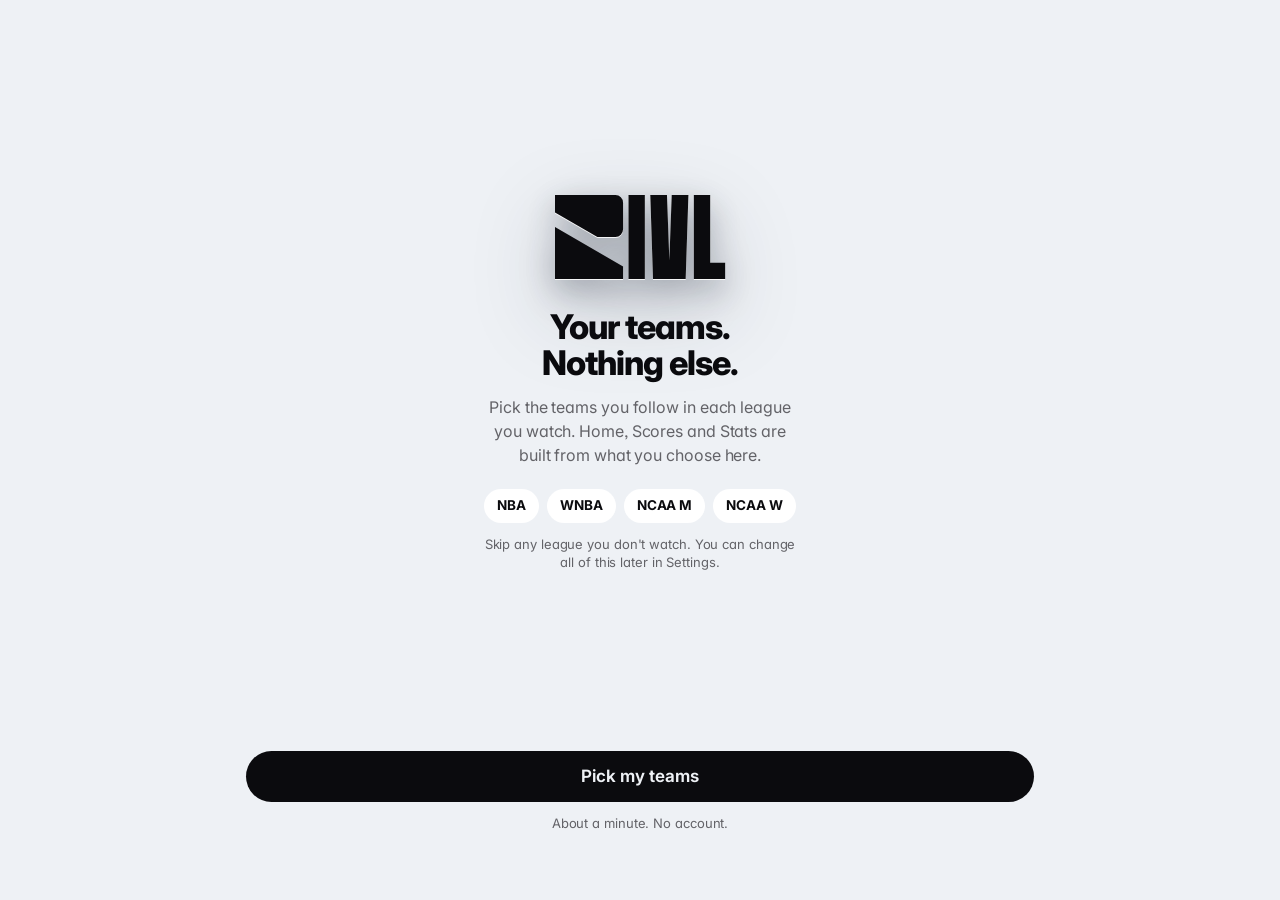
<file: index.html>
<!doctype html>
<html lang="en">
<head>
<meta charset="utf-8">
<meta name="viewport" content="width=device-width,initial-scale=1,viewport-fit=cover">
<title>RIVL</title>
<meta name="description" content="RIVL: basketball, one screen. NBA, WNBA and college basketball with live scores, standings, players and your teams first.">
<meta property="og:type" content="website">
<meta property="og:site_name" content="RIVL">
<meta property="og:title" content="RIVL">
<meta property="og:description" content="Basketball, one screen. NBA, WNBA and college: live scores, clips, standings, and your teams first.">
<meta property="og:url" content="https://raylikeray.github.io/rivl/">
<meta property="og:image" content="https://raylikeray.github.io/rivl/img/share.jpg">
<meta property="og:image:width" content="1200">
<meta property="og:image:height" content="630">
<meta name="twitter:card" content="summary_large_image">
<meta name="twitter:image" content="https://raylikeray.github.io/rivl/img/share.jpg">
<meta name="theme-color" content="#000000">
<meta name="color-scheme" content="dark light">
<script>try{var t=JSON.parse(localStorage.getItem('hw:v5:theme'));if(t==='dark'||t==='light')document.documentElement.setAttribute('data-theme',t)}catch(e){}try{var r=localStorage.getItem('hw:v5:rv27');if(r===null||JSON.parse(r)!==false)document.documentElement.classList.add('rv27')}catch(e){document.documentElement.classList.add('rv27')}</script>
<link rel="icon" href="img/mark.svg" type="image/svg+xml">
<link rel="apple-touch-icon" href="img/apple-touch-icon.png">
<link rel="manifest" href="manifest.webmanifest">
<meta name="apple-mobile-web-app-capable" content="yes">
<meta name="mobile-web-app-capable" content="yes">
<meta name="apple-mobile-web-app-status-bar-style" content="black-translucent">
<meta name="apple-mobile-web-app-title" content="RIVL">
<meta name="application-name" content="RIVL">
<link rel="preconnect" href="https://fonts.googleapis.com">
<link rel="preconnect" href="https://fonts.gstatic.com" crossorigin>
<link rel="preconnect" href="https://site.api.espn.com" crossorigin>
<link rel="preconnect" href="https://a.espncdn.com" crossorigin>
<link href="https://fonts.googleapis.com/css2?family=Inter:opsz,wght@14..32,400..800&display=swap" rel="stylesheet">
<link rel="stylesheet" href="app.css?v=515">
<link rel="stylesheet" href="v27.css?v=515">
</head>
<body>
<a class="skip" href="#main">Skip to content</a>
<div class="sbg" aria-hidden="true"></div>
<div class="app">
  <div class="sh27" id="sh27" hidden><a class="shb27" id="shb27" href="#settings" data-act="back" aria-label="Back" hidden><svg viewBox="0 0 24 24" aria-hidden="true"><path d="M15 5l-7 7 7 7"/></svg></a><h1 id="sht27">Scores</h1><button class="she27" id="she27" type="button" aria-label="Hide scores" aria-pressed="false" hidden></button><a class="shs27" href="#search" aria-label="Search"><svg viewBox="0 0 24 24" aria-hidden="true"><circle cx="11" cy="11" r="6.5"/><path d="m20 20-4.2-4.2"/></svg></a></div>
  <div class="hdr" id="hdr">
  <header class="top" id="top">
    <a class="lockup" href="#home" aria-label="RIVL home">
      <svg class="mark" viewBox="0 0 250 123.41" aria-hidden="true"><defs><linearGradient id="rivlMark" x1="0" y1="0" x2="0" y2="1"><stop offset="0" stop-color="#fff" stop-opacity=".40"/><stop offset=".05" stop-color="#fff" stop-opacity=".38"/><stop offset=".10" stop-color="#fff" stop-opacity=".10"/><stop offset=".5" stop-color="#fff" stop-opacity="0"/></linearGradient></defs><path class="r" d="M0 0H88.8A11.2 11.2 0 0 1 100 11.2V50.5A11.2 11.2 0 0 1 88.8 61.7H62.3L0 25.61ZM0 47.02L100 104.96V123.41H0Z"/><path class="w" d="M108 0H132V123.41H108ZM140 0H164.5L168.0 96L171.5 0H196L192 123.41H144ZM204 0H228V99.41H250V123.41H204Z"/><g class="sheen" fill="url(#rivlMark)"><path d="M0 0H88.8A11.2 11.2 0 0 1 100 11.2V50.5A11.2 11.2 0 0 1 88.8 61.7H62.3L0 25.61ZM0 47.02L100 104.96V123.41H0ZM108 0H132V123.41H108ZM140 0H164.5L168.0 96L171.5 0H196L192 123.41H144ZM204 0H228V99.41H250V123.41H204Z"/></g></svg>
    </a>
    <h1 class="htitle" id="htitle">Home</h1>
    <div class="sp">
      <span class="ver" id="ver" title="The version on this phone"></span>
      <a class="ib" href="#settings" aria-label="Settings"><svg viewBox="0 0 24 24" fill="none" stroke="currentColor" stroke-width="2" stroke-linecap="round" stroke-linejoin="round"><circle cx="12" cy="12" r="3.2"/><path d="M19.4 15a1.7 1.7 0 0 0 .3 1.8l.1.1a2 2 0 1 1-2.8 2.8l-.1-.1a1.7 1.7 0 0 0-1.8-.3 1.7 1.7 0 0 0-1 1.5V21a2 2 0 1 1-4 0v-.1a1.7 1.7 0 0 0-1.1-1.5 1.7 1.7 0 0 0-1.8.3l-.1.1a2 2 0 1 1-2.8-2.8l.1-.1a1.7 1.7 0 0 0 .3-1.8 1.7 1.7 0 0 0-1.5-1H3a2 2 0 1 1 0-4h.1a1.7 1.7 0 0 0 1.5-1.1 1.7 1.7 0 0 0-.3-1.8l-.1-.1a2 2 0 1 1 2.8-2.8l.1.1a1.7 1.7 0 0 0 1.8.3h.1a1.7 1.7 0 0 0 1-1.5V3a2 2 0 1 1 4 0v.1a1.7 1.7 0 0 0 1 1.5 1.7 1.7 0 0 0 1.8-.3l.1-.1a2 2 0 1 1 2.8 2.8l-.1.1a1.7 1.7 0 0 0-.3 1.8v.1a1.7 1.7 0 0 0 1.5 1H21a2 2 0 1 1 0 4h-.1a1.7 1.7 0 0 0-1.5 1z"/></svg></a>
    </div>
  </header>
  <nav class="lgtabs" id="lgtabs" aria-label="Leagues" role="tablist"></nav>
  <nav class="pills" id="pills" aria-label="Leagues" hidden></nav>
  </div>
  <div id="lbhome"><div class="livebar" id="livebar" hidden aria-label="Live now"><div class="lb-in"></div></div></div>
  <nav class="seg27" id="seg27" aria-label="Scores views" hidden><a href="#scores" data-s27="scores">Games</a><a href="#standings" data-s27="standings">Standings</a><a href="#stats" data-s27="stats">Leaders</a><a href="#stats" data-s27="recruits" hidden>Recruits</a></nav>
  <main id="main" tabindex="-1"></main>
</div>
<nav class="tabs" id="tabs" aria-label="Main">
  <div class="tabpill">
  <a class="tab" data-tab="home" href="#home" aria-label="Home"><svg viewBox="0 0 24 24" fill="currentColor"><path d="M11.24 2.74a1.2 1.2 0 0 1 1.52 0l8.4 6.92a1 1 0 0 1-.64 1.77H19.3v7.86A1.7 1.7 0 0 1 17.6 21h-3.5v-5.3a1.1 1.1 0 0 0-1.1-1.1h-2a1.1 1.1 0 0 0-1.1 1.1V21H6.4a1.7 1.7 0 0 1-1.7-1.71v-7.86H3.48a1 1 0 0 1-.64-1.77z"/></svg><span>Home</span></a>
  <a class="tab" data-tab="scores" href="#scores" aria-label="Scores"><svg viewBox="0 0 24 24" fill="none" stroke="currentColor" stroke-width="2.1" stroke-linecap="round" stroke-linejoin="round"><rect x="2.8" y="5" width="18.4" height="14" rx="3.4"/><path d="M12 8.2v7.6M7.2 10v4M16.8 10v4"/></svg><span>Scores</span></a>
  <a class="tab" data-tab="standings" href="#standings" aria-label="Standings"><svg viewBox="0 0 24 24" fill="none" stroke="currentColor" stroke-width="2" stroke-linecap="round" stroke-linejoin="round"><path d="M7 3.8h10v4.6a5 5 0 0 1-10 0zM7 5.6H4.2v1.8A3.4 3.4 0 0 0 7.4 11M17 5.6h2.8v1.8a3.4 3.4 0 0 1-3.2 3.6M12 13.4v3.6M8.4 20.2h7.2M9.6 17h4.8"/></svg><span>Standings</span></a>
  <a class="tab" data-tab="stats" href="#stats" aria-label="Stats"><svg viewBox="0 0 24 24" fill="none" stroke="currentColor" stroke-width="2.5" stroke-linecap="round" stroke-linejoin="round"><path d="M3 17.5 9.2 11.3l4 4L21 7.5"/><path d="M15 7.5h6v6"/></svg><span>Stats</span></a>
  </div>
  <a class="tab srch" data-tab="search" href="#search" aria-label="Search"><svg viewBox="0 0 24 24" fill="none" stroke="currentColor" stroke-width="2.6" stroke-linecap="round"><circle cx="10.5" cy="10.5" r="6.8"/><path d="m15.6 15.6 5.2 5.2"/></svg><span>Search</span></a>
</nav>
<nav class="tb27" id="tb27" aria-label="Main" hidden>
  <a href="#home" data-t27="home"><svg class="f" viewBox="0 0 24 24" aria-hidden="true"><path d="M4 11.5 12 4l8 7.500V20a1 1 0 0 1-1 1h-4v-6H9v6H5a1 1 0 0 1-1-1z"/></svg>Home</a>
  <a href="#home" data-t27="watch"><svg viewBox="0 0 24 24" aria-hidden="true"><path d="M8 5.500v13l11-6.500z"/></svg>Watch</a>
  <a href="#scores" data-t27="scores"><svg viewBox="0 0 24 24" aria-hidden="true"><rect x="3" y="5" width="18" height="14" rx="3"/><path d="M12 5v14M7.500 10v4M16.500 10v4"/></svg>Scores</a>
  <a href="#settings" data-t27="you"><svg viewBox="0 0 24 24" aria-hidden="true"><circle cx="12" cy="8.500" r="3.500"/><path d="M5 20c.800-3.600 3.600-5.500 7-5.500s6.200 1.900 7 5.500"/></svg>You</a>
</nav>
<div class="toast" id="toast" role="status" aria-live="polite"></div>
<div class="panel" id="panel" hidden role="dialog"><div class="panel-in"></div></div>
<div class="sheet" id="sheet" hidden role="dialog" aria-label="Video">
  <div class="sheet-in">
    <button class="ib close" data-act="close" aria-label="Close"><svg viewBox="0 0 24 24" fill="none" stroke="currentColor" stroke-width="2.2" stroke-linecap="round"><path d="M6 6l12 12M18 6 6 18"/></svg></button>
    <video controls playsinline preload="metadata"></video>
    <div class="fallback" hidden><b>This clip won't play here.</b><span>ESPN's video servers refused the request, so the link opens it on ESPN instead.</span></div>
    <h3></h3><p></p>
    <a class="btn ghost" id="sheetOut" href="#" target="_blank" rel="noopener">Open on ESPN</a>
  </div>
</div>

<script src="config.js?v=515"></script>
<script src="js/core.js?v=515"></script>
<script src="js/sim.js?v=515"></script>
<script src="js/hub.js?v=515"></script>
<script src="js/rating.js?v=515"></script>
<script src="views.js?v=515"></script>
<script src="screens.js?v=515"></script>
<script src="js/unr.js?v=515"></script>
<script src="js/ask.js?v=515"></script>
<script src="js/ask2.js?v=515"></script>
<script src="js/stats.js?v=515"></script>
<script src="js/recruit.js?v=515"></script>
<script src="js/bracket.js?v=515"></script>
<script src="js/v27.js?v=515"></script>
<script src="app.js?v=515"></script>
<script src="more.js?v=515"></script>
</body>
</html>
</file>
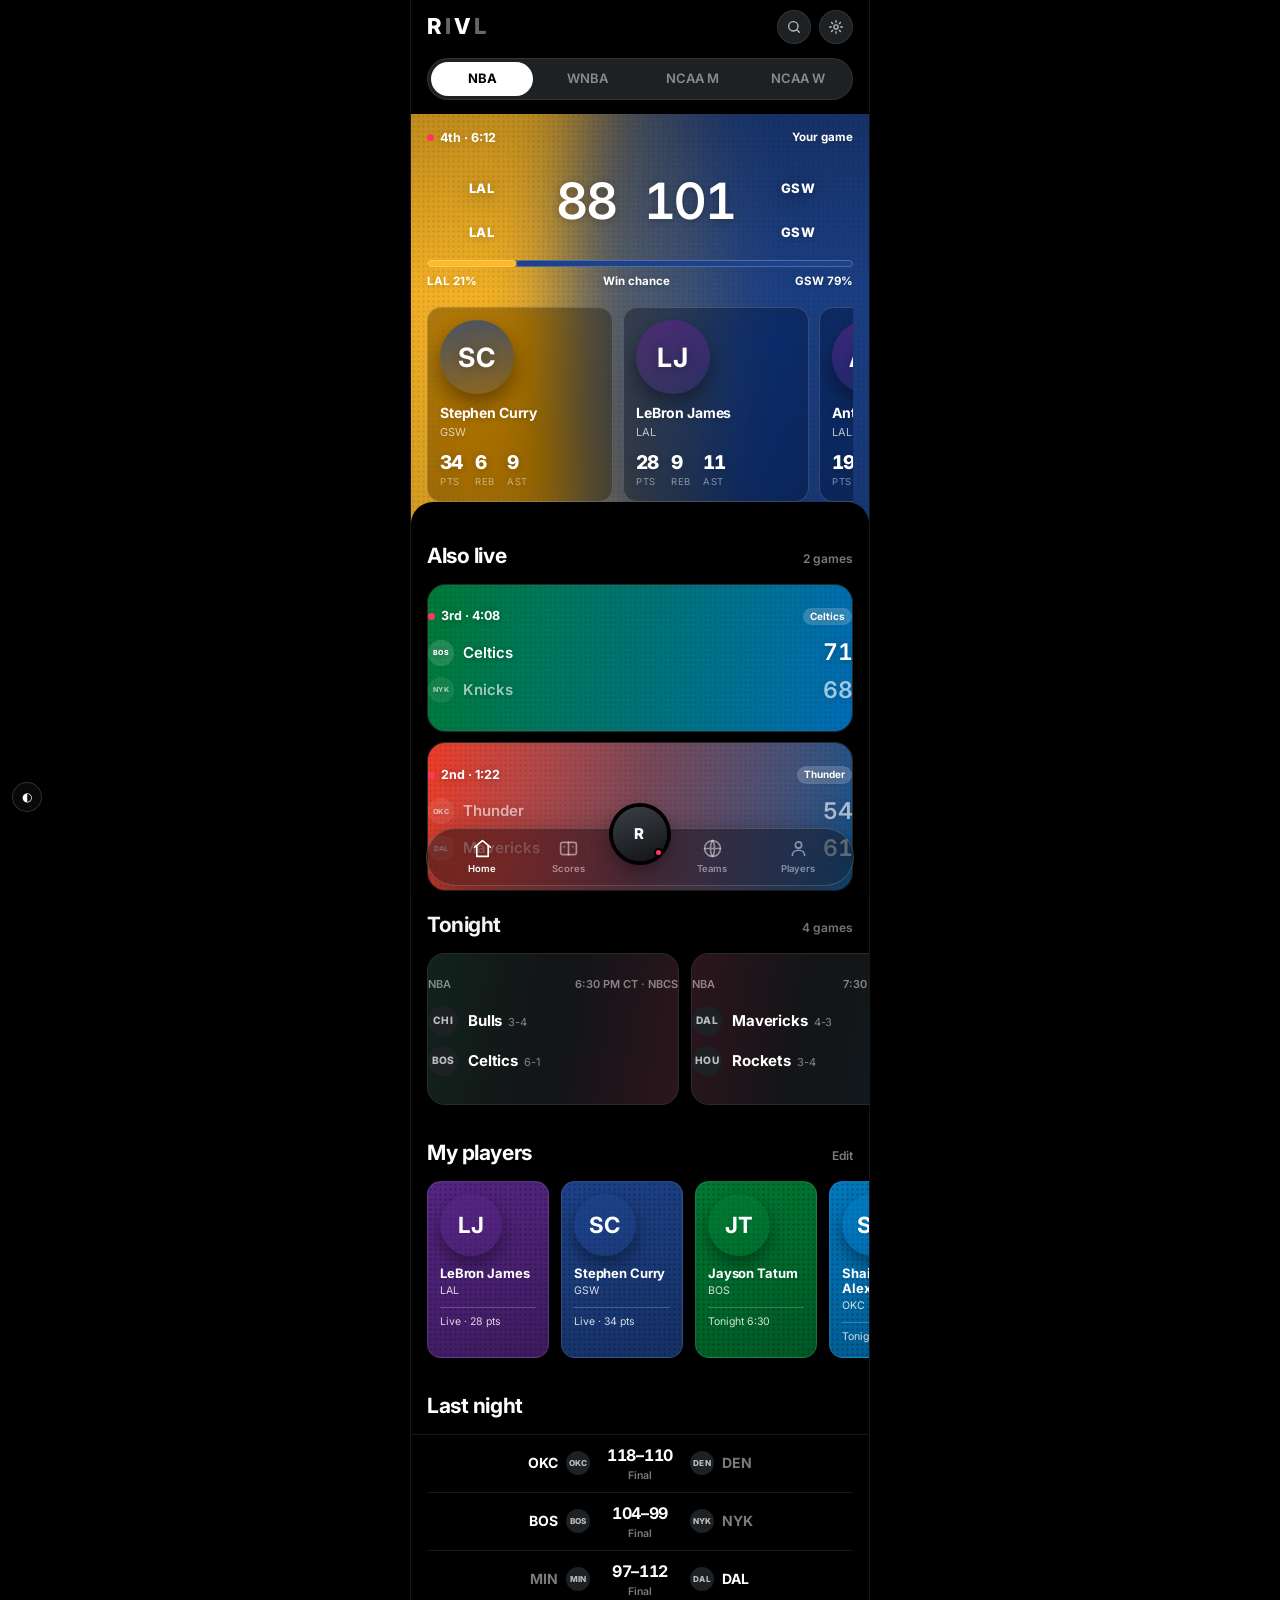
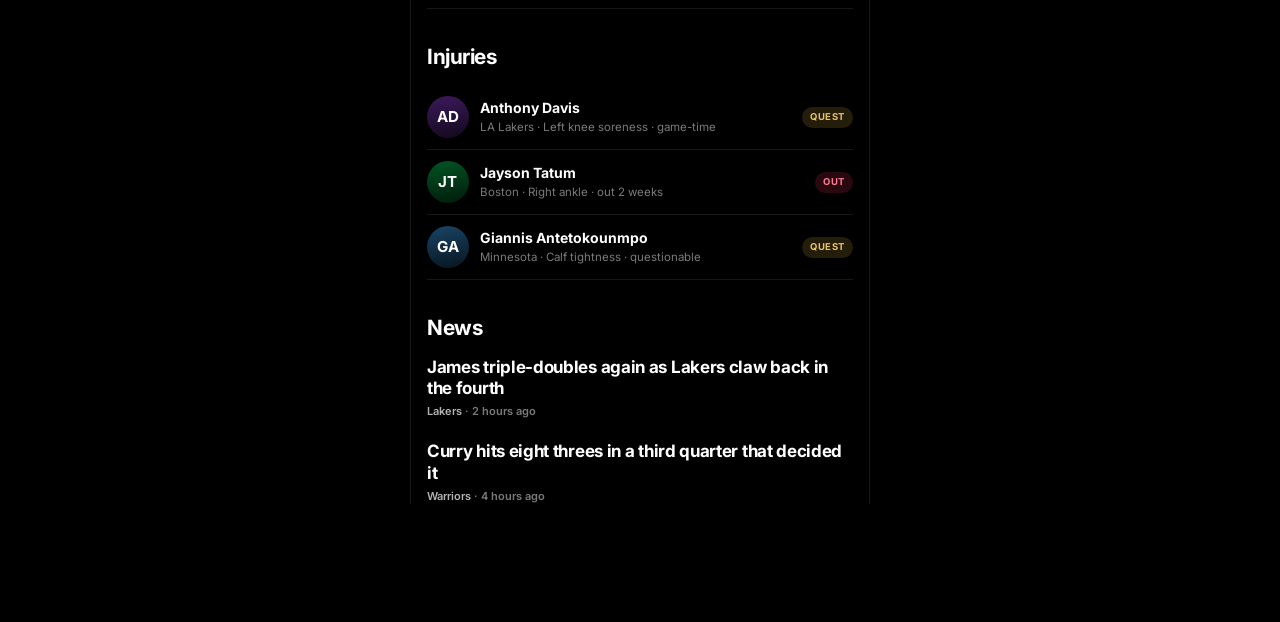
<file: v6/index.html>
<!doctype html>
<html lang="en">
<head>
<meta charset="utf-8">
<meta name="viewport" content="width=device-width,initial-scale=1,viewport-fit=cover,maximum-scale=1,user-scalable=no">
<meta name="theme-color" content="#000000">
<title>RIVL v6</title>
<link rel="preconnect" href="https://fonts.gstatic.com" crossorigin>
<link rel="stylesheet" href="https://fonts.googleapis.com/css2?family=Inter:wght@400;500;600;700;800&display=swap">
<style>
:root{
  --L0:#000;--L1:#131517;--L2:#1E2124;
  --line:rgba(255,255,255,.09);--line2:rgba(255,255,255,.16);
  --t1:#fff;--t2:rgba(255,255,255,.70);--t3:rgba(255,255,255,.48);--t4:rgba(255,255,255,.32);
  --top:rgba(255,255,255,.055);
  --acc:#fff;--acc-ink:#000;
  --glass:rgba(16,18,20,.52);
  --f:-apple-system,BlinkMacSystemFont,'SF Pro Display','SF Pro Text','Inter','Segoe UI',Roboto,'Helvetica Neue',Arial,sans-serif;
  --gut:16px;--r:14px;--rl:18px;
  --ease:cubic-bezier(.2,.8,.2,1);
  --wash:.62;
  color-scheme:dark;
}
html[data-theme=light]{
  --L0:#EDF0F4;--L1:#fff;--L2:#E3E7EC;
  --line:rgba(0,0,0,.09);--line2:rgba(0,0,0,.15);
  --t1:#07090B;--t2:rgba(7,9,11,.62);--t3:rgba(7,9,11,.45);--t4:rgba(7,9,11,.3);
  --top:rgba(255,255,255,.9);--acc:#07090B;--acc-ink:#fff;
  --glass:rgba(255,255,255,.6);--wash:.22;color-scheme:light;
}
*{box-sizing:border-box;-webkit-tap-highlight-color:transparent}
html,body{margin:0;padding:0;background:var(--L0)}
body{font-family:var(--f);color:var(--t1);font-size:17px;line-height:1.35;
  -webkit-font-smoothing:antialiased;overflow-x:hidden;
  padding-bottom:calc(96px + env(safe-area-inset-bottom,0px))}
img{max-width:100%;display:block}
button{font:inherit;color:inherit;background:none;border:0;padding:0;cursor:pointer}
a{color:inherit;text-decoration:none}
.num{font-variant-numeric:tabular-nums;letter-spacing:-.02em}
.gut{padding-left:max(var(--gut),env(safe-area-inset-left,0px));padding-right:max(var(--gut),env(safe-area-inset-right,0px))}
.wrap{max-width:460px;margin-inline:auto;position:relative}
@media(min-width:520px){.wrap{border-inline:1px solid var(--line);min-height:100vh}}

/* press */
button,a.pressable,.card{transition:transform .3s var(--ease),background .3s var(--ease),opacity .3s var(--ease)}
button:active,a.pressable:active,.card:active{transition-duration:.06s}
.card:active{background:color-mix(in srgb,var(--t1) 6%,var(--L1))}

/* chrome */
.sbg{position:fixed;inset:0 0 auto;height:env(safe-area-inset-top,0px);z-index:40;background:var(--glass);
  backdrop-filter:blur(30px) saturate(1.8);-webkit-backdrop-filter:blur(30px) saturate(1.8)}
.hdr{position:relative;z-index:5;padding-top:calc(10px + env(safe-area-inset-top,0px));padding-bottom:4px;
  display:flex;align-items:center;justify-content:space-between;gap:10px}
.mark{font-weight:800;font-size:22px;letter-spacing:.14em}
.mark i{font-style:normal;opacity:.4}
.icons{display:flex;gap:8px}
.disc{width:34px;height:34px;border-radius:999px;background:var(--L2);display:grid;place-items:center;
  border:1px solid var(--line)}
.disc svg{width:16px;height:16px;stroke:var(--t2);fill:none;stroke-width:2;stroke-linecap:round}

.pills{display:flex;gap:3px;background:var(--L2);border:1px solid var(--line);border-radius:999px;padding:3px;margin-top:10px;
  position:sticky;top:calc(env(safe-area-inset-top,0px) + 4px);z-index:12}
.pills button{flex:1;border-radius:999px;padding:8px 2px;font-size:13px;font-weight:600;color:var(--t3);
  white-space:nowrap}
.pills button[aria-pressed=true]{background:var(--acc);color:var(--acc-ink);font-weight:700}

.tabs{position:fixed;left:50%;transform:translateX(-50%);bottom:calc(14px + env(safe-area-inset-bottom,0px));
  z-index:30;width:min(428px,calc(100% - 24px));display:flex;align-items:flex-end;justify-content:space-between;
  background:var(--glass);backdrop-filter:blur(40px) saturate(1.9);-webkit-backdrop-filter:blur(40px) saturate(1.9);
  border:1px solid var(--line2);border-radius:999px;padding:9px 12px;box-shadow:0 14px 40px rgba(0,0,0,.5)}
.tabs button{flex:1;display:flex;flex-direction:column;align-items:center;gap:4px;font-size:9.5px;font-weight:600;color:var(--t3)}
.tabs button[aria-pressed=true]{color:var(--t1)}
.tabs svg{width:21px;height:21px;fill:none;stroke:currentColor;stroke-width:1.9;stroke-linecap:round;stroke-linejoin:round}
/* the raised centre button — contextual, opens the shortcut cluster */
.tabs button.mid{flex:none;width:58px;align-self:center;position:relative;gap:0}
.tabs button.mid i{position:absolute;bottom:-4px;left:50%;transform:translateX(-50%);
  width:54px;height:54px;border-radius:999px;display:grid;place-items:center;
  background:linear-gradient(160deg,var(--midA),var(--midB));
  box-shadow:0 8px 22px rgba(0,0,0,.45),0 0 0 4px var(--L0);
  font-style:normal;font-size:15px;font-weight:800;letter-spacing:.1em;color:#fff;
  transition:transform .3s var(--ease)}
.tabs button.mid:active i{transform:translateX(-50%) scale(.92);transition-duration:.06s}
.tabs button.mid span{position:absolute;top:-9px;right:6px;width:9px;height:9px;border-radius:999px;
  background:#FF375F;border:2px solid var(--L0)}
:root{--midA:#3B3F45;--midB:#111316}
html[data-theme=light]{--midA:#2A2E34;--midB:#07090B}

/* type */
.sec{font-size:21px;font-weight:700;letter-spacing:-.02em;margin:0}
.sechd{display:flex;align-items:baseline;justify-content:space-between;gap:10px;margin:34px 0 14px}
.sechd.tight{margin-top:20px}
.sechd .more{font-size:12px;color:var(--t3);font-weight:600}
.lbl{font-size:11px;font-weight:600;letter-spacing:.09em;text-transform:uppercase;color:var(--t4)}

/* plate */
.plate{background:linear-gradient(var(--top),transparent 56px),var(--L1);border:1px solid var(--line);
  border-radius:var(--rl);padding:16px}

/* crests */
.cr{border-radius:999px;background:var(--L2);display:grid;place-items:center;overflow:hidden;flex:none;position:relative}
.cr img{position:absolute;inset:0;margin:auto;width:76%;height:76%;object-fit:contain}
.cr.has b{display:none}
.cr b{font-size:.34em;font-weight:800;letter-spacing:.02em;color:var(--t2)}
.cr.plain{background:transparent;border:0}
.cr.plain img{width:100%;height:100%}

/* headshot */
.hs{border-radius:999px;overflow:hidden;flex:none;position:relative;display:grid;place-items:center;
  background:linear-gradient(170deg,color-mix(in srgb,var(--tc) 70%,transparent),color-mix(in srgb,var(--tc) 22%,transparent))}
.hs img{position:absolute;inset:0;width:100%;height:100%;object-fit:cover;object-position:top center}
.hs.has i{display:none}
.hs i{font-style:normal;font-weight:700;color:#fff;font-size:.36em;letter-spacing:.02em}
.hs.noimg img{display:none}

/* ===== LIVE HERO ===== */
.lh{position:relative;overflow:hidden;margin-top:14px;isolation:isolate;
  --mid:color-mix(in srgb,var(--ha) 50%,var(--aw))}
.minibar{--mid:color-mix(in srgb,var(--ha) 50%,var(--aw))}
.lh .w{position:absolute;inset:-2px;pointer-events:none;z-index:-2;
  background:linear-gradient(101deg,var(--aw) 0%,var(--mid) 50%,var(--ha) 100%);overflow:hidden}
.lh .dots{position:absolute;inset:0;pointer-events:none;z-index:-1;
  background-image:radial-gradient(circle at 50% 50%,rgba(0,0,0,.26) 1.1px,transparent 1.2px);
  background-size:5px 5px;mix-blend-mode:multiply;opacity:.3}
.lh .veil{position:absolute;inset:0;pointer-events:none;z-index:-1;
  background:linear-gradient(rgba(0,0,0,.24),rgba(0,0,0,.04) 44%,rgba(0,0,0,.16))}
.lh .in{position:relative;padding-top:16px;padding-bottom:20px}
.lh .in,.lh .in *{color:#fff;text-shadow:0 1px 10px rgba(0,0,0,.28)}
.lh .top{display:flex;align-items:center;justify-content:space-between;font-size:11.5px;font-weight:700}
.lh .sheet{margin-top:-20px}
.livedot{display:inline-flex;align-items:center;gap:6px;font-weight:700;font-size:12.5px}
.livedot i{width:7px;height:7px;border-radius:999px;background:#FF375F;box-shadow:0 0 0 0 rgba(255,55,95,.6);animation:pulse 2s var(--ease) infinite}
@keyframes pulse{0%{box-shadow:0 0 0 0 rgba(255,55,95,.55)}70%{box-shadow:0 0 0 9px rgba(255,55,95,0)}100%{box-shadow:0 0 0 0 rgba(255,55,95,0)}}
.lh .score{display:grid;grid-template-columns:1fr auto 1fr;align-items:center;gap:8px;margin-top:14px}
.lh .side{display:flex;flex-direction:column;align-items:center;gap:8px}
.lh .side .cr{width:56px;height:56px;background:transparent;filter:drop-shadow(0 4px 12px rgba(0,0,0,.45))}
.lh .side .cr img{width:100%;height:100%}
.lh .side b{font-size:13px;font-weight:800;letter-spacing:.06em}
.lh .nums{display:flex;align-items:center;gap:16px}
.lh .nums span{font-size:50px;font-weight:600;letter-spacing:-.03em;font-variant-numeric:tabular-nums;min-width:2.6ch;text-align:center;line-height:1}
.lh .nums span.dim{opacity:.58}
.wp{margin-top:18px}
.wp .bar{height:7px;border-radius:999px;background:rgba(0,0,0,.26);overflow:hidden;display:flex}
.wp .bar i{display:block;height:100%;border-radius:999px;width:0;transition:width 1.1s var(--ease);
  box-shadow:0 0 0 1px rgba(255,255,255,.22) inset}
.wp .cap{display:flex;justify-content:space-between;font-size:11.5px;margin-top:7px;font-weight:700}
.perf{display:flex;gap:10px;margin-top:18px;overflow-x:auto;scrollbar-width:none;padding-bottom:2px;
  scroll-snap-type:none}
.perf::-webkit-scrollbar{display:none}
.perf .pc{flex:none;width:186px;border-radius:var(--r);padding:12px;position:relative;overflow:hidden;
  background:rgba(0,0,0,.3);backdrop-filter:blur(16px) saturate(1.4);-webkit-backdrop-filter:blur(16px) saturate(1.4);
  border:1px solid rgba(255,255,255,.16)}
.perf .pc .wmk{position:absolute;right:-16px;top:-14px;width:84px;opacity:.2}
.perf .pc .hs{width:74px;height:74px;font-size:74px;box-shadow:0 10px 22px rgba(0,0,0,.42)}
.perf .pc h4{margin:10px 0 0;font-size:14px;font-weight:700;letter-spacing:-.01em;position:relative}
.perf .pc p{margin:2px 0 10px;font-size:11px;color:var(--t2);position:relative}
.perf .pc .line{display:flex;gap:12px;position:relative}
.perf .pc .line div{text-align:left}
.perf .pc .line b{display:block;font-size:19px;font-weight:800;letter-spacing:-.03em;font-variant-numeric:tabular-nums}
.perf .pc .line span{display:block;font-size:9.5px;color:var(--t3);text-transform:uppercase;letter-spacing:.07em}

/* game card */
.gc{position:relative;overflow:hidden;border-radius:var(--rl);border:1px solid var(--line);background:var(--L1)}
.gc .w{position:absolute;inset:0;opacity:.17;pointer-events:none;
  background:linear-gradient(100deg,var(--ha) -10%,transparent 44%,transparent 56%,var(--aw) 110%)}
.gc .in{position:relative;padding:13px 14px}
.gc .meta{display:flex;justify-content:space-between;font-size:11px;color:var(--t3);font-weight:600;margin-bottom:9px}
.gcrow{display:flex;align-items:center;gap:10px;padding:5px 0}
.gcrow .cr{width:30px;height:30px}
.gcrow .nm{flex:1;min-width:0;font-size:15px;font-weight:700;letter-spacing:-.01em;white-space:nowrap;overflow:hidden;text-overflow:ellipsis}
.gcrow .rc{font-size:11px;color:var(--t3);font-weight:400;margin-left:6px}
.gcrow .sc{font-size:21px;font-weight:800;letter-spacing:-.03em;font-variant-numeric:tabular-nums;min-width:44px;text-align:right}
.gcrow.lo{opacity:.44}
.tri{width:0;height:0;border-top:4px solid transparent;border-bottom:4px solid transparent;border-left:6px solid var(--t1);flex:none}
.tri.off{visibility:hidden}

/* rails */
.rail{display:flex;gap:12px;overflow-x:auto;scrollbar-width:none;
  padding-left:max(var(--gut),env(safe-area-inset-left,0px));padding-right:max(var(--gut),env(safe-area-inset-right,0px));
  scroll-padding-left:max(var(--gut),env(safe-area-inset-left,0px));
  scroll-snap-type:x proximity}
.rail::-webkit-scrollbar{display:none}
.rail>*{scroll-snap-align:start}
.rail .gc{flex:none;width:252px}

/* my players strip */
.mp{flex:none;width:122px;border-radius:var(--r);padding:12px;position:relative;overflow:hidden;
  background:linear-gradient(158deg,var(--tc),color-mix(in srgb,var(--tc) 72%,#000));
  border:1px solid rgba(255,255,255,.1)}
.mp::after{content:"";position:absolute;inset:0;pointer-events:none;
  background-image:radial-gradient(circle at 50% 50%,rgba(0,0,0,.2) 1.1px,transparent 1.2px);
  background-size:5px 5px;mix-blend-mode:multiply}
.mp>*{position:relative;z-index:1}
.mp,.mp>b,.mp>span,.mp>u{color:#fff}
.mp>span,.mp>u{color:rgba(255,255,255,.82)!important}
.mp>u{border-top-color:rgba(255,255,255,.2)!important}
.mp .wmk{position:absolute;right:-20px;bottom:-16px;width:84px;opacity:.26;z-index:0}
.mp .hs{width:62px;height:62px;font-size:62px;box-shadow:0 8px 18px rgba(0,0,0,.4)}
.mp>b{display:block;margin-top:10px;font-size:13px;font-weight:700;letter-spacing:-.01em;position:relative;line-height:1.15}
.mp>span:not(.hs){display:block;font-size:10.5px;color:var(--t2);margin-top:3px;position:relative}
.mp>u{display:block;margin-top:9px;font-size:10.5px;color:var(--t3);text-decoration:none;position:relative;
  border-top:1px solid var(--line);padding-top:7px}

/* score rows */
.rows{border-top:1px solid var(--line)}
.srow{display:grid;grid-template-columns:1fr 84px 1fr;align-items:center;gap:8px;height:58px;
  border-bottom:1px solid var(--line)}
.srow .s{display:flex;align-items:center;gap:8px;min-width:0}
.srow .s.r{justify-content:flex-end}
.srow .cr{width:24px;height:24px}
.srow .ab{font-size:14px;font-weight:700;letter-spacing:.01em}
.srow .ab.lo{color:var(--t3)}
.srow .ax{text-align:center}
.srow .ax b{font-size:16px;font-weight:700;font-variant-numeric:tabular-nums;letter-spacing:-.02em}
.srow .ax span{display:block;font-size:10.5px;color:var(--t3);margin-top:2px;font-weight:600}

/* injuries */
.inj{display:flex;align-items:center;gap:11px;padding:11px 0;border-bottom:1px solid var(--line);width:100%;text-align:left}
.inj .hs{width:42px;height:42px;font-size:42px}
.inj .t{flex:1;min-width:0}
.inj .t b{display:block;font-size:14px;font-weight:700}
.inj .t span{display:block;font-size:11.5px;color:var(--t3);margin-top:2px;white-space:nowrap;overflow:hidden;text-overflow:ellipsis}
.tag{font-size:9.5px;font-weight:700;letter-spacing:.06em;text-transform:uppercase;padding:4px 8px;border-radius:999px;flex:none}
.tag.out{background:rgba(255,55,95,.16);color:#FF7B96}
.tag.q{background:rgba(224,179,65,.16);color:#E8C169}

/* news */
.news{display:block;margin-bottom:22px}
.news .im{aspect-ratio:16/9;border-radius:var(--r);overflow:hidden;background:var(--L2);position:relative}
.news .im img{width:100%;height:100%;object-fit:cover}
.news h4{margin:11px 0 0;font-size:17px;font-weight:700;letter-spacing:-.018em;line-height:1.26}
.news p{margin:5px 0 0;font-size:11px;color:var(--t3);font-weight:600}
.news .kick{color:var(--t2)}

/* ====== GAME PAGE ====== */
/* the colour commits: a full two-team gradient edge to edge, a halftone screen
   over it, and the content riding up as a black sheet. */
.ghero{position:sticky;top:0;z-index:0;overflow:hidden;isolation:isolate;
  --mid:color-mix(in srgb,var(--ha) 50%,var(--aw))}
.ghero .w{position:absolute;inset:-2px;pointer-events:none;z-index:-2;
  background:linear-gradient(101deg,var(--aw) 0%,var(--mid) 50%,var(--ha) 100%);overflow:hidden}
/* the colour is never still: big soft lobes of each team colour wandering
   across the field on four different clocks. Transform only. */
.w>i{position:absolute;border-radius:50%;filter:blur(40px);will-change:transform}
.w>i:nth-child(1){background:var(--aw);width:96%;height:260%;left:-34%;top:-70%;opacity:.95;
  animation:fa 9s ease-in-out infinite alternate}
.w>i:nth-child(2){background:var(--ha);width:96%;height:260%;right:-34%;top:-60%;opacity:.95;
  animation:fb 11s ease-in-out infinite alternate}
.w>i:nth-child(3){background:var(--aw);width:60%;height:200%;left:6%;top:-46%;opacity:.7;
  animation:fc 7s ease-in-out infinite alternate}
.w>i:nth-child(4){background:var(--ha);width:62%;height:200%;right:4%;top:-52%;opacity:.7;
  animation:fd 13s ease-in-out infinite alternate}
@keyframes fa{from{transform:translate3d(-8%,-6%,0) scale(1)}  to{transform:translate3d(34%,10%,0) scale(1.4)}}
@keyframes fb{from{transform:translate3d(10%,8%,0) scale(1.35)}to{transform:translate3d(-30%,-8%,0) scale(.95)}}
@keyframes fc{from{transform:translate3d(-22%,4%,0) scale(.85)}to{transform:translate3d(46%,-10%,0) scale(1.45)}}
@keyframes fd{from{transform:translate3d(26%,-8%,0) scale(1.4)}to{transform:translate3d(-34%,10%,0) scale(.9)}}
@media(prefers-reduced-motion:reduce){.w>i{animation:none}}
.ghero .dots{position:absolute;inset:0;pointer-events:none;z-index:-1;
  background-image:radial-gradient(circle at 50% 50%,rgba(0,0,0,.26) 1.1px,transparent 1.2px);
  background-size:5px 5px;mix-blend-mode:multiply;opacity:.3}
.ghero .veil{position:absolute;inset:0;pointer-events:none;z-index:-1;
  background:linear-gradient(rgba(0,0,0,.26),rgba(0,0,0,.05) 46%,rgba(0,0,0,.18))}
.ghero.one .w{background:linear-gradient(101deg,var(--win) 0%,var(--win) 34%,var(--winHi) 72%,var(--win) 100%)}
.ghero .in{position:relative;padding-top:calc(8px + env(safe-area-inset-top,0px));padding-bottom:30px}
.ghero .in,.ghero .in *{text-shadow:0 1px 10px rgba(0,0,0,.3)}
/* other games, as glass pills over the colour */
.strip{display:flex;gap:8px;overflow-x:auto;scrollbar-width:none;padding-block:2px 4px;margin-top:4px}
.strip::-webkit-scrollbar{display:none}
.sc2{flex:none;width:122px;padding:9px 10px;border-radius:13px;display:block;
  background:rgba(0,0,0,.26);backdrop-filter:blur(18px) saturate(1.3);-webkit-backdrop-filter:blur(18px) saturate(1.3);
  border:1px solid rgba(255,255,255,.15)}
.sc2 .t{display:block;font-size:10px;font-weight:700;opacity:.85;margin-bottom:6px;white-space:nowrap}
.sc2 .r{display:flex;align-items:center;gap:7px;padding:2px 0}
.sc2 .r .cr{width:18px;height:18px;background:rgba(255,255,255,.14)}
.sc2 .r .cr b{font-size:6px}
.sc2 .r>b{flex:1;font-size:11.5px;font-weight:700}
.sc2 .r u{text-decoration:none;font-size:13px;font-weight:800;font-variant-numeric:tabular-nums}
.sc2 .lo{opacity:.5}
/* white pill CTA */
.hlp{display:flex;align-items:center;justify-content:center;gap:9px;margin:18px auto 0;
  background:#fff;color:#07090B;border-radius:999px;padding:12px 24px;font-size:15px;font-weight:700;
  width:max-content;box-shadow:0 8px 22px rgba(0,0,0,.3);text-shadow:none!important}
.hlp svg{width:14px;height:14px;fill:#07090B;stroke:none}
/* the black sheet the body rides on */
.sheet{position:relative;z-index:2;background:var(--L0);border-radius:22px 22px 0 0;margin-top:-22px;
  padding-top:2px;box-shadow:0 -16px 34px rgba(0,0,0,.5);min-height:92vh}
.sheet.cap{height:22px;margin-bottom:-2px;min-height:0;box-shadow:none}
/* collapsed sticky bar */
.minibar{position:fixed;top:0;left:50%;transform:translate(-50%,-100%);width:min(460px,100%);
  z-index:34;display:flex;align-items:center;gap:10px;
  height:calc(52px + env(safe-area-inset-top,0px));padding-top:env(safe-area-inset-top,0px);
  overflow:hidden;transition:transform .34s var(--ease)}
.minibar.on{transform:translate(-50%,0)}
.minibar .w{position:absolute;inset:0;z-index:-2;
  background:linear-gradient(101deg,var(--aw) 0%,var(--mid) 50%,var(--ha) 100%)}
.minibar .dots{position:absolute;inset:0;z-index:-1;
  background-image:radial-gradient(circle at 50% 50%,rgba(0,0,0,.26) 1.1px,transparent 1.2px);
  background-size:5px 5px;mix-blend-mode:multiply}
.minibar .cr{width:24px;height:24px;background:rgba(255,255,255,.16)}
.minibar .cr b{color:#fff}
.minibar>b{font-size:17px;font-weight:700;font-variant-numeric:tabular-nums;color:#fff;letter-spacing:-.02em}
.minibar>span{font-size:11.5px;font-weight:700;color:rgba(255,255,255,.85)}
.ghero .in,.ghero .in b,.ghero .in em,.ghero .in span{color:#fff}
.gnav{display:flex;align-items:center;justify-content:space-between;height:40px;gap:8px}
.gnav .disc{background:rgba(0,0,0,.26);border-color:rgba(255,255,255,.16);
  backdrop-filter:blur(14px);-webkit-backdrop-filter:blur(14px);flex:none}
.gnav .disc svg{stroke:#fff}
.gleague{margin:14px 0 0;text-align:center;font-size:11.5px;font-weight:600;opacity:.72}
.gsc{display:grid;grid-template-columns:1fr auto 1fr;align-items:center;gap:6px;margin-top:6px}
.gsc>.sc{font-size:56px;font-weight:600;letter-spacing:-.03em;text-align:center;line-height:1;
  font-variant-numeric:tabular-nums}
.gsc>.mid{text-align:center;padding:0 4px;font-size:12.5px;font-weight:700;opacity:.92}
.gsc .side{display:flex;flex-direction:column;align-items:center;gap:4px;margin-top:-6px}
.gsc .side .cr{width:52px;height:52px;background:transparent;filter:drop-shadow(0 4px 12px rgba(0,0,0,.45))}
.gsc .side .cr img{width:100%;height:100%}
.gsc .side b{font-size:14.5px;font-weight:600;letter-spacing:-.01em;margin-top:2px}
.gsc .side em{font-style:normal;font-size:11.5px;font-weight:600;opacity:.72}
.gnote{margin:13px 0 0;text-align:center;font-size:12.5px;font-weight:600;opacity:.88}
/* highlight clips */
.clip{flex:none;width:200px;display:block}
.clip .im{display:block;position:relative;aspect-ratio:16/9;border-radius:12px;overflow:hidden;
  background:linear-gradient(142deg,var(--c1),#0a0c0e 86%);border:1px solid var(--line)}
.clip .pl{position:absolute;left:9px;bottom:9px;width:30px;height:30px;border-radius:999px;
  background:rgba(255,255,255,.94);display:grid;place-items:center}
.clip .pl svg{width:11px;height:11px;fill:#07090B;stroke:none}
.clip .du{position:absolute;right:8px;bottom:9px;font-size:10px;font-weight:700;color:#fff;
  background:rgba(0,0,0,.62);padding:3px 7px;border-radius:7px}
.clip p{margin:9px 0 0;font-size:12.5px;font-weight:600;line-height:1.32}
.gtabs{display:flex;gap:22px;overflow-x:auto;scrollbar-width:none;border-bottom:1px solid var(--line);
  position:sticky;top:calc(env(safe-area-inset-top,0px) + 52px);z-index:10;background:var(--L0);
  padding-top:4px}
.gtabs::-webkit-scrollbar{display:none}
.gtabs button{padding:13px 0;font-size:16px;font-weight:500;color:var(--t3);position:relative;white-space:nowrap}
.gtabs button[aria-pressed=true]{color:var(--t1);font-weight:700}
.gtabs button[aria-pressed=true]::after{content:"";position:absolute;left:0;right:0;bottom:-1px;height:3px;border-radius:999px;background:var(--acc)}

/* line score */
.ls{width:100%;border-collapse:collapse}
.ls th{font-size:10.5px;font-weight:600;color:var(--t3);text-transform:uppercase;letter-spacing:.08em;padding-bottom:9px;text-align:center}
.ls th:first-child{text-align:left}
.ls td{font-size:14px;font-variant-numeric:tabular-nums;text-align:center;padding:9px 0;color:var(--t2)}
.ls td:first-child{text-align:left}
.ls td:last-child,.ls th:last-child{font-weight:800;color:var(--t1)}
.ls tr+tr td{border-top:1px solid var(--line)}
.ls .tm{display:flex;align-items:center;gap:9px;font-weight:700;color:var(--t1);font-size:14px}
.ls .tm .cr{width:24px;height:24px}

/* comparison */
.cmp{padding:13px 0}
.cmp+.cmp{border-top:1px solid var(--line)}
.cmp .tp{display:flex;align-items:baseline;justify-content:space-between;gap:10px}
.cmp .tp b{font-size:14px;font-weight:800;font-variant-numeric:tabular-nums}
.cmp .tp b.w{color:var(--t1)}
.cmp .tp b.l{color:var(--t3);font-weight:600}
.cmp .tp span{flex:1;text-align:center;font-size:12px;color:var(--t3)}
.cmp .tk{display:flex;gap:3px;margin-top:9px;height:7px}
.cmp .tk div{flex:1;background:rgba(255,255,255,.1);border-radius:999px;overflow:hidden;display:flex}
html[data-theme=light] .cmp .tk div{background:rgba(0,0,0,.08)}
.cmp .tk div:first-child{justify-content:flex-end}
.cmp .tk i{display:block;height:100%;border-radius:999px;width:0;transition:width .9s var(--ease)}

/* box score */
.bx{display:flex;border-top:1px solid var(--line);border-bottom:1px solid var(--line)}
.bxl{flex:none;width:126px;background:rgba(255,255,255,.035);border-right:1px solid var(--line2)}
html[data-theme=light] .bxl{background:rgba(0,0,0,.025)}
.bxr{overflow-x:auto;flex:1;min-width:0;-webkit-overflow-scrolling:touch;scrollbar-width:none}
.bxr::-webkit-scrollbar{display:none}
.bx table{border-collapse:collapse;width:100%}
.bx th{font-size:10px;font-weight:600;color:var(--t3);text-transform:uppercase;letter-spacing:.08em;height:32px;
  text-align:right;white-space:nowrap;padding-right:12px}
.bxl th{text-align:left;padding-left:var(--gut);padding-right:6px}
.bxr th{min-width:44px}
.bx td{height:44px;font-size:13.5px;font-variant-numeric:tabular-nums;border-top:1px solid var(--line);white-space:nowrap}
.bxl td{padding-left:var(--gut);padding-right:6px;font-weight:700;overflow:hidden;text-overflow:ellipsis;max-width:126px}
.bxl td small{color:var(--t4);font-weight:400;margin-left:4px;font-size:10px}
.bxr td{text-align:right;padding-right:12px;color:var(--t2)}
.bx .bnd td,.bx .bnd th{height:30px;font-size:10px;font-weight:600;color:var(--t3);text-transform:uppercase;
  letter-spacing:.08em;background:rgba(255,255,255,.035);border-top:1px solid var(--line)}
html[data-theme=light] .bx .bnd td,html[data-theme=light] .bx .bnd th{background:rgba(0,0,0,.025)}
.bx tr.tt td{font-weight:800;color:var(--t1)}

/* shot chart */
.court{position:relative;aspect-ratio:50/28;overflow:hidden;border-radius:var(--r);
  background:
    repeating-linear-gradient(90deg,rgba(120,72,30,.10) 0 2px,transparent 2px 9px),
    linear-gradient(176deg,#E8C48E,#D8AC6D 46%,#E3BE84);
  box-shadow:inset 0 0 0 2px rgba(90,52,18,.3)}
.court svg{position:absolute;inset:0;width:100%;height:100%}
.court .mid{position:absolute;left:50%;top:50%;transform:translate(-50%,-50%);width:17%;opacity:.9}
.ctl{display:flex;gap:7px;overflow-x:auto;scrollbar-width:none;padding-block:14px}
.ctl::-webkit-scrollbar{display:none}
.ctl button{flex:none;padding:8px 14px;border-radius:999px;background:var(--L2);border:1px solid var(--line);
  font-size:12px;font-weight:600;color:var(--t3)}
.ctl button[aria-pressed=true]{background:var(--acc);color:var(--acc-ink);border-color:transparent}
.lg{display:flex;justify-content:center;gap:18px;font-size:11px;color:var(--t3);padding-bottom:4px;font-weight:600}
.lg span{display:inline-flex;align-items:center;gap:6px}
.lg i{width:9px;height:9px;border-radius:999px;display:block}

/* plays */
.play{display:flex;gap:12px;padding:12px 0;border-bottom:1px solid var(--line);align-items:flex-start}
.play .ck{font-size:11px;color:var(--t3);font-variant-numeric:tabular-nums;width:38px;flex:none;padding-top:2px;font-weight:600}
.play .cr{width:22px;height:22px;flex:none}
.play .tx{flex:1;min-width:0;font-size:13.5px;color:var(--t2);line-height:1.4}
.play .rs{font-size:12px;font-variant-numeric:tabular-nums;color:var(--t3);flex:none;font-weight:600;padding-top:2px}
.play.big .tx{color:var(--t1);font-weight:700}
.play.big .rs{color:var(--t1);font-weight:800}

/* watch */
.watch{display:flex;align-items:center;gap:12px;padding:13px 0;border-bottom:1px solid var(--line);width:100%;text-align:left}
.watch .bx2{width:40px;height:40px;border-radius:10px;background:var(--L2);display:grid;place-items:center;
  font-size:10px;font-weight:800;letter-spacing:.04em;color:var(--t2);flex:none}
.watch b{flex:1;font-size:14px;font-weight:700}
.watch span{font-size:11.5px;color:var(--t3);font-weight:600}

/* game leaders — head to head, the score clearly separated */
.glhd{display:grid;grid-template-columns:1fr auto 1fr;align-items:center;gap:8px;padding:13px 0 11px;
  border-bottom:1px solid var(--line)}
.glhd .s{display:flex;align-items:center;gap:8px}
.glhd .s.r{justify-content:flex-end}
.glhd b{font-size:12.5px;font-weight:700;letter-spacing:.04em;color:var(--t2)}
.glhd .cr{width:22px;height:22px}
.glrow{display:grid;grid-template-columns:1fr auto 1fr;align-items:center;gap:10px;padding:13px 0}
.glrow+.glrow{border-top:1px solid var(--line)}
.glrow .p{display:flex;align-items:center;gap:10px;min-width:0}
.glrow .p.r{justify-content:flex-end}
.glrow .hs{width:44px;height:44px;font-size:44px}
.glrow .t{min-width:0}
.glrow .p.r .t{text-align:right}
.glrow .t b{display:block;font-size:26px;font-weight:700;letter-spacing:-.03em;line-height:1.05}
.glrow .t b.lo{color:var(--t3);font-weight:600}
.glrow .t em{display:block;font-style:normal;font-size:11.5px;color:var(--t3);margin-top:2px;
  white-space:nowrap;overflow:hidden;text-overflow:ellipsis}
.glrow .lab{font-size:12.5px;color:var(--t3);text-align:center;white-space:nowrap}

/* play-by-play — MLS timeline */
.seg2{display:flex;background:var(--L2);border-radius:999px;padding:3px;gap:2px;margin-bottom:16px}
.seg2 button{flex:1;border-radius:999px;padding:9px 4px;font-size:13px;font-weight:600;color:var(--t3)}
.seg2 button[aria-pressed=true]{background:var(--acc);color:var(--acc-ink);font-weight:700}
.tl{position:relative;padding-left:52px}
.tl::before{content:"";position:absolute;left:19px;top:6px;bottom:6px;width:1px;background:var(--line2)}
.tle{position:relative;padding-bottom:18px;min-height:64px}
.tle .mark{position:absolute;left:-52px;top:0;width:40px;text-align:center}
.tle .ic{display:grid;place-items:center;width:38px;height:38px;border-radius:999px;background:var(--L2);
  border:1px solid var(--line2);font-size:13px;color:var(--t2);line-height:1}
.tle .ic.on{background:var(--tc);border-color:transparent;color:#fff;font-size:11px}
.tle .mark b{display:block;margin-top:5px;font-size:12px;font-weight:700;color:var(--t3)}
.tle .plain{font-size:14px;color:var(--t2);line-height:1.4;padding-top:10px;min-height:38px;display:flex;align-items:center}
.tle .box{border-radius:14px;padding:13px 14px;position:relative;overflow:hidden;
  background:linear-gradient(135deg,color-mix(in srgb,var(--tc) 30%,var(--L1)),var(--L1) 82%);
  border:1px solid color-mix(in srgb,var(--tc) 36%,var(--line2))}
.tle .bh{display:flex;align-items:center;justify-content:space-between;gap:10px;margin-bottom:9px}
.tle .bh b{font-size:16px;font-weight:700;letter-spacing:-.015em}
.tle .bh img{width:22px;height:22px;object-fit:contain;opacity:.95}
.tle .bb{display:flex;gap:11px;align-items:flex-start}
.tle .bb p{margin:0;font-size:13.5px;line-height:1.4;color:var(--t2)}
.tle .bs{display:flex;gap:14px;margin-top:11px;padding-top:9px;border-top:1px solid var(--line);
  font-size:12px;font-weight:700;color:var(--t2);font-variant-numeric:tabular-nums}
.shn{position:relative;flex:none}
.shn .no{position:absolute;right:-3px;bottom:-3px;min-width:18px;height:18px;border-radius:999px;
  display:grid;place-items:center;font-style:normal;font-size:10px;font-weight:800;color:#fff;
  border:2px solid var(--L1);padding:0 3px}

/* Home — several live games at once */
.lstack{display:grid;gap:10px}
.lg2{position:relative;overflow:hidden;border-radius:var(--rl);border:1px solid var(--line2);
  isolation:isolate;--mid:color-mix(in srgb,var(--ha) 50%,var(--aw))}
.lg2 .w{position:absolute;inset:-2px;z-index:-2;overflow:hidden;
  background:linear-gradient(101deg,var(--aw) 0%,var(--mid) 50%,var(--ha) 100%)}
.lg2 .dots{position:absolute;inset:0;z-index:-1;
  background-image:radial-gradient(circle at 50% 50%,rgba(0,0,0,.26) 1.1px,transparent 1.2px);
  background-size:5px 5px;mix-blend-mode:multiply;opacity:.34}
.lg2 .in{padding:12px 14px}
.lg2 .in,.lg2 .in *{color:#fff;text-shadow:0 1px 8px rgba(0,0,0,.3)}
.lg2 .tp{display:flex;align-items:center;justify-content:space-between;font-size:11px;font-weight:700;margin-bottom:9px}
.lg2 .rw{display:flex;align-items:center;gap:9px;padding:3px 0}
.lg2 .rw .cr{width:26px;height:26px;background:rgba(255,255,255,.14)}
.lg2 .rw .cr b{color:#fff;font-size:7px}
.lg2 .rw .nm{flex:1;min-width:0;font-size:15px;font-weight:600;white-space:nowrap;overflow:hidden;text-overflow:ellipsis}
.lg2 .rw .sc{font-size:23px;font-weight:600;letter-spacing:-.03em;font-variant-numeric:tabular-nums;min-width:44px;text-align:right}
.lg2 .rw.lo{opacity:.62}
.lg2 .fav{font-size:10px;font-weight:700;background:rgba(255,255,255,.2);padding:2px 7px;border-radius:999px}

/* misc */
.rise{opacity:0;transform:translateY(10px);animation:rise .5s var(--ease) forwards}
@keyframes rise{to{opacity:1;transform:none}}
@media(prefers-reduced-motion:reduce){.rise{animation:none;opacity:1;transform:none}
  .livedot i{animation:none}.wp .bar i,.cmp .tk i{transition:none}}
.hide{display:none!important}
.themer{position:fixed;left:12px;bottom:calc(88px + env(safe-area-inset-bottom,0px));z-index:45;
  width:30px;height:30px;border-radius:999px;background:var(--glass);border:1px solid var(--line2);
  backdrop-filter:blur(20px);-webkit-backdrop-filter:blur(20px);display:grid;place-items:center;font-size:12px}
</style>
</head>
<body>
<div class="sbg"></div>
<div class="wrap">
  <main id="main"></main>
</div>

<nav class="tabs" id="tabs"></nav>

<script>
/* ============================================================
   RIVL v6 — design mockup. Sample data, real ESPN art.
   ============================================================ */
var LOGO = function(lg, ab){ return 'https://a.espncdn.com/i/teamlogos/'+lg+'/500/'+ab+'.png'; };
var HEAD = function(id){ return 'https://a.espncdn.com/combiner/i?img=/i/headshots/nba/players/full/'+id+'.png&w=254&h=185'; };

var T = {
  lal:{ab:'LAL',lg:'nba',name:'Lakers',full:'LA Lakers',c:'#552583',alt:'#FDB927',rec:'4-3'},
  gs :{ab:'GSW',lg:'nba',name:'Warriors',full:'Golden State',c:'#1D428A',alt:'#FFC72C',rec:'5-2',slug:'gs'},
  bos:{ab:'BOS',lg:'nba',name:'Celtics',full:'Boston',c:'#007A33',alt:'#BA9653',rec:'6-1'},
  chi:{ab:'CHI',lg:'nba',name:'Bulls',full:'Chicago',c:'#CE1141',rec:'3-4'},
  okc:{ab:'OKC',lg:'nba',name:'Thunder',full:'Oklahoma City',c:'#007AC1',alt:'#EF3B24',rec:'6-1'},
  den:{ab:'DEN',lg:'nba',name:'Nuggets',full:'Denver',c:'#0E2240',alt:'#FEC524',rec:'5-2'},
  dal:{ab:'DAL',lg:'nba',name:'Mavericks',full:'Dallas',c:'#00538C',rec:'4-3'},
  hou:{ab:'HOU',lg:'nba',name:'Rockets',full:'Houston',c:'#CE1141',rec:'3-4'},
  min:{ab:'MIN',lg:'nba',name:'Timberwolves',full:'Minnesota',c:'#236192',alt:'#78BE20',rec:'4-3'},
  nyk:{ab:'NYK',lg:'nba',name:'Knicks',full:'New York',c:'#006BB6',alt:'#F58426',rec:'5-2'}
};
function logoUrl(k){ var t=T[k]; return LOGO(t.lg, t.slug||k); }

/* Two teams must never blend into mud. Try each side's primary and alternate,
   keep the pair that is furthest apart in hue, and never pick an alternate
   that is nearly black or nearly white. */
function rgb(h){ h=h.replace('#',''); return [parseInt(h.slice(0,2),16),parseInt(h.slice(2,4),16),parseInt(h.slice(4,6),16)]; }
function hsl(h){
  var c=rgb(h).map(function(v){return v/255;}), mx=Math.max.apply(null,c), mn=Math.min.apply(null,c);
  var l=(mx+mn)/2, d=mx-mn, hu=0;
  if(d){ hu = mx===c[0] ? ((c[1]-c[2])/d+ (c[1]<c[2]?6:0)) : mx===c[1] ? (c[2]-c[0])/d+2 : (c[0]-c[1])/d+4; hu*=60; }
  return [hu, d? d/(1-Math.abs(2*l-1)) : 0, l];
}
function usable(h){ var s=hsl(h); return s[2]>.16 && s[2]<.88; }
function hueGap(a,b){ var d=Math.abs(hsl(a)[0]-hsl(b)[0]); return d>180?360-d:d; }
function pairColors(aKey,hKey){
  var A=T[aKey], H=T[hKey];
  /* a team's own primary always wins unless the two would read as one colour:
     they must differ enough in hue AND in lightness to survive side by side. */
  if(hueGap(A.c,H.c)>=50 && Math.abs(hsl(A.c)[2]-hsl(H.c)[2])>=0.10)
    return {away:A.c, home:H.c};
  var ac=[A.c].concat(A.alt&&usable(A.alt)?[A.alt]:[]);
  var hc=[H.c].concat(H.alt&&usable(H.alt)?[H.alt]:[]);
  var best=[A.c,H.c], score=-1;
  ac.forEach(function(x){ hc.forEach(function(y){
    var v=hueGap(x,y) + Math.abs(hsl(x)[2]-hsl(y)[2])*140;
    if(v>score){ score=v; best=[x,y]; }
  });});
  return {away:best[0], home:best[1]};
}

function esc(s){ return String(s==null?'':s).replace(/[&<>"']/g,function(c){return {'&':'&amp;','<':'&lt;','>':'&gt;','"':'&quot;',"'":'&#39;'}[c];}); }
function initials(n){ return String(n||'').split(/\s+/).map(function(w){return w[0]||'';}).join('').slice(0,2).toUpperCase(); }

function crest(k, size, plain){
  var t=T[k];
  return '<span class="cr'+(plain?' plain':'')+'" style="width:'+size+'px;height:'+size+'px;font-size:'+size+'px">'
    +'<b>'+esc(t.ab)+'</b>'
    +'<img src="'+logoUrl(k)+'" alt="'+esc(t.full)+'" loading="lazy" onload="this.parentNode.classList.add(\'has\')" onerror="this.remove()">'
    +'</span>';
}
function shot(id, name, color, size){
  return '<span class="hs" style="--tc:'+color+';width:'+size+'px;height:'+size+'px;font-size:'+size+'px">'
    +'<i>'+esc(initials(name))+'</i>'
    +'<img src="'+HEAD(id)+'" alt="'+esc(name)+'" loading="lazy" onload="this.parentNode.classList.add(\'has\')" onerror="this.parentNode.classList.add(\'noimg\');this.remove()">'
    +'</span>';
}

function shotWithNo(id,name,color,size,no){
  return '<span class="shn">'+shot(id,name,color,size)+'<i class="no" style="background:'+color+'">'+esc(no||'')+'</i></span>';
}

/* ---------- data ---------- */
var LIVE = {
  home:'gs', away:'lal', hs:101, as:88, clock:'4th · 6:12', wp:0.79,
  performers:[
    {id:3975,  n:'Stephen Curry',  t:'gs',  l:[['34','Pts'],['6','Reb'],['9','Ast']]},
    {id:1966,  n:'LeBron James',   t:'lal', l:[['28','Pts'],['9','Reb'],['11','Ast']]},
    {id:6583,  n:'Anthony Davis',  t:'lal', l:[['19','Pts'],['14','Reb'],['3','Blk']]}
  ]
};
var TONIGHT = [
  {a:'chi',h:'bos',t:'6:30 PM CT',tv:'NBCS'},
  {a:'dal',h:'hou',t:'7:30 PM CT',tv:'Sling'},
  {a:'min',h:'den',t:'8:00 PM CT',tv:'Prime'},
  {a:'nyk',h:'okc',t:'9:00 PM CT',tv:'Sling'}
];
var LASTNIGHT = [
  {a:'okc',h:'den',as:118,hs:110},
  {a:'bos',h:'nyk',as:104,hs:99},
  {a:'min',h:'dal',as:97,hs:112}
];
var MYPLAYERS = [
  {id:1966,n:'LeBron James',t:'lal',next:'Live · 28 pts'},
  {id:3975,n:'Stephen Curry',t:'gs',next:'Live · 34 pts'},
  {id:4065648,n:'Jayson Tatum',t:'bos',next:'Tonight 6:30'},
  {id:4278073,n:'Shai Gilgeous-Alexander',t:'okc',next:'Tonight 9:00'},
  {id:3945274,n:'Luka Dončić',t:'dal',next:'Tonight 7:30'}
];
var ALSOLIVE = [
  {a:'bos',h:'nyk',as:71,hs:68,clock:'3rd · 4:08',fav:'Celtics'},
  {a:'okc',h:'dal',as:54,hs:61,clock:'2nd · 1:22',fav:'Thunder'}
];
var INJ = [
  {id:6583,n:'Anthony Davis',t:'lal',st:'q',w:'Left knee soreness · game-time'},
  {id:4065648,n:'Jayson Tatum',t:'bos',st:'out',w:'Right ankle · out 2 weeks'},
  {id:3032977,n:'Giannis Antetokounmpo',t:'min',st:'q',w:'Calf tightness · questionable'}
];
var NEWS = [
  {k:'Lakers',h:'James triple-doubles again as Lakers claw back in the fourth',s:'2 hours ago',im:'https://a.espncdn.com/i/teamlogos/nba/500/lal.png'},
  {k:'Warriors',h:'Curry hits eight threes in a third quarter that decided it',s:'4 hours ago',im:'https://a.espncdn.com/i/teamlogos/nba/500/gs.png'}
];

/* ---------- icons ---------- */
var IC = {
  home:'<path d="M3 10.5 12 3l9 7.5"/><path d="M5.5 9.5V21h13V9.5"/>',
  scores:'<rect x="3" y="5" width="18" height="14" rx="2.5"/><path d="M12 5v14M7 10h0M17 10h0"/>',
  stand:'<path d="M4 20V10M10 20V4M16 20v-7M22 20H2"/>',
  teams:'<circle cx="12" cy="12" r="9"/><path d="M3 12h18M12 3c3 3.5 3 14.5 0 18M12 3c-3 3.5-3 14.5 0 18"/>',
  players:'<circle cx="12" cy="8" r="3.6"/><path d="M5 20c0-3.6 3.1-6 7-6s7 2.4 7 6"/>',
  search:'<circle cx="11" cy="11" r="7"/><path d="m20 20-3.5-3.5"/>',
  gear:'<circle cx="12" cy="12" r="3.2"/><path d="M12 2.5v2.4M12 19.1v2.4M21.5 12h-2.4M4.9 12H2.5M18.7 5.3 17 7M7 17l-1.7 1.7M18.7 18.7 17 17M7 7 5.3 5.3"/>',
  back:'<path d="m14.5 5-7 7 7 7"/>',
  share:'<path d="M12 15V3M8.5 6.5 12 3l3.5 3.5"/><path d="M5 13v6.5h14V13"/>'
};
function svg(p){ return '<svg viewBox="0 0 24 24" aria-hidden="true">'+p+'</svg>'; }

/* ---------- HOME ---------- */
function gameCard(g, href){
  var a=T[g.a], h=T[g.h];
  var fin = g.as!=null;
  var aw = fin && g.as>g.hs, hw = fin && g.hs>g.as;
  return '<a class="gc pressable" href="'+(href||'#game')+'" style="--ha:'+h.c+';--aw:'+a.c+'">'
    +'<span class="w"></span><span class="in">'
    +'<span class="meta"><span>NBA</span><span>'+esc(fin?'Final':(g.t||''))+(g.tv&&!fin?' · '+esc(g.tv):'')+'</span></span>'
    +'<span class="gcrow'+(fin&&!aw?' lo':'')+'">'+crest(g.a,30)+'<span class="nm">'+esc(a.name)+'<span class="rc">'+esc(a.rec)+'</span></span><span class="sc num">'+(fin?g.as:'')+'</span><span class="tri'+(aw?'':' off')+'"></span></span>'
    +'<span class="gcrow'+(fin&&!hw?' lo':'')+'">'+crest(g.h,30)+'<span class="nm">'+esc(h.name)+'<span class="rc">'+esc(h.rec)+'</span></span><span class="sc num">'+(fin?g.hs:'')+'</span><span class="tri'+(hw?'':' off')+'"></span></span>'
    +'</span></a>';
}

function viewHome(){
  var g=LIVE, h=T[g.home], a=T[g.away];
  var wpH=Math.round(g.wp*100);

  var pc=pairColors(g.away,g.home);
  var hero='<section class="lh rise" style="--ha:'+pc.home+';--aw:'+pc.away+';animation-delay:.02s">'
    +'<span class="w"><i></i><i></i><i></i><i></i></span><span class="dots"></span><span class="veil"></span>'
    +'<div class="in gut">'
      +'<div class="top"><span class="livedot"><i></i>'+esc(g.clock)+'</span><span>Your game</span></div>'
      +'<a class="score pressable" href="#game">'
        +'<span class="side">'+crest(g.away,56,true)+'<b>'+esc(a.ab)+'</b></span>'
        +'<span class="nums"><span class="num">'+g.as+'</span><span class="num">'+g.hs+'</span></span>'
        +'<span class="side">'+crest(g.home,56,true)+'<b>'+esc(h.ab)+'</b></span>'
      +'</a>'
      +'<div class="wp"><div class="bar">'
        +'<i data-w="'+(100-wpH)+'" style="background:'+pc.away+'"></i>'
        +'<i data-w="'+wpH+'" style="background:'+pc.home+'"></i>'
      +'</div><div class="cap"><span>'+esc(a.ab)+' '+(100-wpH)+'%</span><span>Win chance</span><span>'+esc(h.ab)+' '+wpH+'%</span></div></div>'
      +'<div class="perf">'+g.performers.map(function(p){
          var t=T[p.t];
          return '<div class="pc" style="--tc:'+t.c+'">'
            +'<img class="wmk" src="'+logoUrl(p.t)+'" alt="" onerror="this.remove()">'
            +shot(p.id,p.n,t.c,74)
            +'<h4>'+esc(p.n)+'</h4><p>'+esc(t.ab)+'</p>'
            +'<div class="line">'+p.l.map(function(x){return '<div><b class="num">'+x[0]+'</b><span>'+x[1]+'</span></div>';}).join('')+'</div>'
          +'</div>';
        }).join('')+'</div>'
    +'</div></section>'
    +'<div class="sheet cap"></div>';

  /* three followed teams playing at once: one hero, the rest as a live stack */
  var alsoLive='<div class="gut sechd tight rise" style="animation-delay:.05s">'
      +'<h2 class="sec">Also live</h2><span class="more">'+ALSOLIVE.length+' games</span></div>'
    +'<div class="gut lstack rise" style="animation-delay:.07s">'+ALSOLIVE.map(function(x){
        var q=pairColors(x.a,x.h), aw=x.as>x.hs;
        return '<a class="lg2 pressable" href="#game" style="--ha:'+q.home+';--aw:'+q.away+'">'
          +'<span class="w"></span><span class="dots"></span>'
          +'<span class="in"><span class="tp"><span class="livedot"><i></i>'+esc(x.clock)+'</span>'
            +'<span class="fav">'+esc(x.fav)+'</span></span>'
          +'<span class="rw'+(aw?'':' lo')+'">'+crest(x.a,26)+'<span class="nm">'+esc(T[x.a].name)+'</span><span class="sc num">'+x.as+'</span></span>'
          +'<span class="rw'+(aw?' lo':'')+'">'+crest(x.h,26)+'<span class="nm">'+esc(T[x.h].name)+'</span><span class="sc num">'+x.hs+'</span></span>'
          +'</span></a>';
      }).join('')+'</div>';

  var tonight='<div class="gut sechd tight rise" style="animation-delay:.08s"><h2 class="sec">Tonight</h2><span class="more">4 games</span></div>'
    +'<div class="rail rise" style="animation-delay:.1s">'+TONIGHT.map(function(x){return gameCard(x);}).join('')+'</div>';

  var players='<div class="gut sechd rise" style="animation-delay:.14s"><h2 class="sec">My players</h2><span class="more">Edit</span></div>'
    +'<div class="rail rise" style="animation-delay:.16s">'+MYPLAYERS.map(function(p){
        var t=T[p.t];
        return '<a class="mp pressable" href="#game" style="--tc:'+t.c+'">'
          +'<img class="wmk" src="'+logoUrl(p.t)+'" alt="" onerror="this.remove()">'
          +shot(p.id,p.n,t.c,62)
          +'<b>'+esc(p.n)+'</b><span>'+esc(t.ab)+'</span><u>'+esc(p.next)+'</u></a>';
      }).join('')+'</div>';

  var last='<div class="gut sechd rise" style="animation-delay:.2s"><h2 class="sec">Last night</h2></div>'
    +'<div class="rows gut rise" style="animation-delay:.22s">'+LASTNIGHT.map(function(g){
        var aw=g.as>g.hs;
        return '<a class="srow pressable" href="#game">'
          +'<span class="s r"><span class="ab'+(aw?'':' lo')+'">'+esc(T[g.a].ab)+'</span>'+crest(g.a,24)+'</span>'
          +'<span class="ax"><b class="num">'+g.as+'–'+g.hs+'</b><span>Final</span></span>'
          +'<span class="s">'+crest(g.h,24)+'<span class="ab'+(aw?' lo':'')+'">'+esc(T[g.h].ab)+'</span></span></a>';
      }).join('')+'</div>';

  var inj='<div class="gut sechd rise" style="animation-delay:.26s"><h2 class="sec">Injuries</h2></div>'
    +'<div class="gut rise" style="animation-delay:.28s">'+INJ.map(function(p){
        var t=T[p.t];
        return '<button class="inj pressable">'+shot(p.id,p.n,t.c,42)
          +'<span class="t"><b>'+esc(p.n)+'</b><span>'+esc(t.full)+' · '+esc(p.w)+'</span></span>'
          +'<span class="tag '+p.st+'">'+(p.st==='out'?'Out':'Quest')+'</span></button>';
      }).join('')+'</div>';

  var news='<div class="gut sechd rise" style="animation-delay:.32s"><h2 class="sec">News</h2></div>'
    +'<div class="gut rise" style="animation-delay:.34s">'+NEWS.map(function(n){
        return '<a class="news pressable" href="#home"><span class="im" style="background:linear-gradient(140deg,'+T[n.k==='Lakers'?'lal':'gs'].c+',#0b0d0f)">'
          +'</span><h4>'+esc(n.h)+'</h4><p><span class="kick">'+esc(n.k)+'</span> · '+esc(n.s)+'</p></a>';
      }).join('')+'</div>';

  var __hdr='<header class="hdr gut"><span class="mark">R<i>I</i>V<i>L</i></span>'
    +'<span class="icons"><span class="disc">'+svg(IC.search)+'</span><span class="disc">'+svg(IC.gear)+'</span></span></header>'
    +'<div class="gut"><div class="pills">'
      +'<button aria-pressed="true">NBA</button><button aria-pressed="false">WNBA</button>'
      +'<button aria-pressed="false">NCAA M</button><button aria-pressed="false">NCAA W</button></div></div>'
    +hero;
  return __hdr+alsoLive+tonight+players+last+inj+news;
}

/* ---------- GAME ---------- */
var BOX = {
  starters:[
    {id:3975,n:'S. Curry',p:'G',s:[34,'12-21','8-14','2-2',6,9,2,0,3,2,'+14']},
    {id:4397424,n:'B. Podziemski',p:'G',s:[12,'5-9','2-5','0-0',4,3,1,0,1,3,'+9']},
    {id:4278104,n:'J. Kuminga',p:'F',s:[17,'7-13','1-3','2-3',7,2,0,1,2,4,'+11']},
    {id:3032978,n:'D. Green',p:'F',s:[6,'2-5','0-2','2-2',8,7,2,2,3,5,'+16']},
    {id:4683856,n:'Q. Post',p:'C',s:[9,'4-7','1-2','0-0',6,1,0,1,0,2,'+4']}
  ],
  bench:[
    {id:4066648,n:'M. Moody',p:'G',s:[11,'4-8','3-6','0-0',3,1,1,0,1,1,'+5']},
    {id:4397102,n:'G. Santos',p:'F',s:[8,'3-6','1-2','1-2',5,2,1,0,2,3,'-2']},
    {id:4683935,n:'T. Jackson-Davis',p:'C',s:[4,'2-4','0-0','0-0',6,1,0,2,1,2,'+1']}
  ],
  tot:[101,'39-73','16-34','7-9',45,26,7,6,13,22,''],
  cols:['Pts','FG','3PT','FT','Reb','Ast','Stl','Blk','TO','PF','+/−']
};
var PLAYS=[
  {c:"6:12",t:'gs', k:'score', pid:3975, hd:'3-pointer', x:'Stephen Curry makes a 27-foot three point jumper from the left wing, assisted by Draymond Green.', s:'88-101'},
  {c:"6:35",t:'lal',k:'miss',  x:'LeBron James misses a driving layup.'},
  {c:"6:41",t:'gs', k:'reb',   x:'Jonathan Kuminga defensive rebound.'},
  {c:"7:02",t:'lal',k:'score', pid:6583, hd:'Dunk', x:'Anthony Davis throws down the alley-oop, assisted by LeBron James.', s:'88-98'},
  {c:"7:28",t:'gs', k:'to',    x:'Golden State Warriors full timeout.'},
  {c:"7:44",t:'gs', k:'score', pid:4397424, hd:'3-pointer', x:'Brandin Podziemski makes a 25-foot three point jumper from the top of the key.', s:'86-98'},
  {c:"8:05",t:'lal',k:'foul',  x:'Personal foul on Rui Hachimura.'}
];
var PKIND={score:'●',miss:'✕',reb:'▣',to:'⏱',foul:'▮'};
var LEAD=[
  {k:'Points',   a:{id:1966,n:'L. James',t:'lal',v:28}, h:{id:3975,n:'S. Curry',t:'gs',v:34}},
  {k:'Rebounds', a:{id:6583,n:'A. Davis',t:'lal',v:14}, h:{id:3032978,n:'D. Green',t:'gs',v:8}},
  {k:'Assists',  a:{id:1966,n:'L. James',t:'lal',v:11}, h:{id:3975,n:'S. Curry',t:'gs',v:9}}
];
var HL=[
  {t:'gs', d:'0:18', x:'Curry pulls up from 30 feet to put Golden State in front'},
  {t:'lal',d:'0:24', x:'James finds Davis on the roll for the alley-oop'},
  {t:'gs', d:'0:15', x:'Kuminga chases down the block in transition'}
];
var CMP=[
  ['Field goals','40.2%','42.7%',48,52],
  ['3-pointers','28.2%','47.8%',37,63],
  ['Free throws','75.0%','82.4%',48,52],
  ['Rebounds','56','55',51,49],
  ['Assists','18','31',37,63],
  ['Turnovers','22','17',56,44],
  ['Points in paint','36','28',56,44],
  ['Fast break','9','18',33,67]
];

var SC={away:'#FDB927',home:'#1D428A'};
function shotsSvg(){
  /* markers sized like the broadcast charts: a filled disc with a dark rim for a
     make, a hollow ring for a miss. */
  function pts(seed,n,cx,sp,col){
    var out='',r=seed;
    for(var i=0;i<n;i++){
      r=(r*9301+49297)%233280; var u=r/233280;
      r=(r*9301+49297)%233280; var v=r/233280;
      r=(r*9301+49297)%233280; var w=r/233280;
      // bias toward the rim and the paint, the way shots actually fall
      var band = w<.42 ? 0 : (w<.72 ? 1 : 2);
      var dx = band===0 ? (u-0.5)*9 : band===1 ? (u-0.5)*20 : (u-0.5)*26;
      var x = cx + dx + (cx<50?4:-4);
      var y = 4 + v*48;
      var made=((i*7+seed)%10)<4;
      var d=1.5;
      out += made
        ? '<circle cx="'+x.toFixed(1)+'" cy="'+y.toFixed(1)+'" r="1.7" fill="'+col+'" stroke="rgba(18,10,2,.85)" stroke-width=".5"/>'
        : '<path d="M'+(x-d).toFixed(1)+' '+(y-d).toFixed(1)+'l'+(d*2)+' '+(d*2)+'M'+(x+d).toFixed(1)+' '+(y-d).toFixed(1)+'l-'+(d*2)+' '+(d*2)+'" stroke="rgba(18,10,2,.85)" stroke-width="1.9" stroke-linecap="round" fill="none"/>'
          +'<path d="M'+(x-d).toFixed(1)+' '+(y-d).toFixed(1)+'l'+(d*2)+' '+(d*2)+'M'+(x+d).toFixed(1)+' '+(y-d).toFixed(1)+'l-'+(d*2)+' '+(d*2)+'" stroke="'+col+'" stroke-width="1.15" stroke-linecap="round" fill="none"/>';
    }
    return out;
  }
  var ink='rgba(86,50,16,.5)';
  return '<svg viewBox="0 0 100 56" preserveAspectRatio="none">'
    +'<g stroke="'+ink+'" fill="none" stroke-width=".6">'
    +'<rect x="1.5" y="1.5" width="97" height="53"/>'
    +'<path d="M50 1.5v53"/><circle cx="50" cy="28" r="6"/>'
    +'<rect x="1.5" y="19" width="15" height="18"/><rect x="83.5" y="19" width="15" height="18"/>'
    +'<path d="M16.5 19a9 9 0 0 1 0 18M83.5 19a9 9 0 0 0 0 18"/>'
    +'<path d="M1.5 6.5h5M1.5 49.5h5M98.5 6.5h-5M98.5 49.5h-5"/>'
    +'<path d="M6.5 6.5a24 24 0 0 1 0 43M93.5 6.5a24 24 0 0 0 0 43"/>'
    +'<circle cx="7" cy="28" r="1.1"/><circle cx="93" cy="28" r="1.1"/>'
    +'</g>'
    +pts(11,34,22,30,SC.away)
    +pts(29,38,78,30,SC.home)
    +'</svg>';
}

function viewGame(tab){
  tab = tab||'sum';
  var h=T[LIVE.home], a=T[LIVE.away];
  var tabs=[['sum','Summary'],['box','Box score'],['play','Plays'],['shot','Shots']];

  var pc=pairColors(LIVE.away,LIVE.home);
  var cvars='--ha:'+pc.home+';--aw:'+pc.away;
  /* the other games, as small glass score cards — live ones carry the clock */
  var OTHERS=[
    {a:'chi',h:'bos',as:88,hs:94,live:'4th 2:41'},
    {a:'okc',h:'den',as:118,hs:110},
    {a:'dal',h:'hou',t:'7:30 CT'},
    {a:'min',h:'nyk',t:'8:00 CT'}
  ];
  var strip=OTHERS.map(function(x){
    var fin=x.as!=null && !x.live;
    var st = x.live ? '<span class="livedot"><i></i>'+esc(x.live)+'</span>'
                    : (x.as!=null ? 'Final' : esc(x.t));
    var aw=fin&&x.as>x.hs, hw=fin&&x.hs>x.as;
    return '<a class="sc2" href="#game"><span class="t">'+st+'</span>'
      +'<span class="r'+(fin&&!aw?' lo':'')+'">'+crest(x.a,18)+'<b>'+esc(T[x.a].ab)+'</b><u>'+(x.as!=null?x.as:'')+'</u></span>'
      +'<span class="r'+(fin&&!hw?' lo':'')+'">'+crest(x.h,18)+'<b>'+esc(T[x.h].ab)+'</b><u>'+(x.hs!=null?x.hs:'')+'</u></span></a>';
  }).join('');

  var hero='<section class="ghero" style="'+cvars+'">'
    +'<span class="w"><i></i><i></i><i></i><i></i></span><span class="dots"></span><span class="veil"></span>'
    +'<div class="in gut">'
      +'<div class="gnav"><a class="disc" href="#home" aria-label="Back">'+svg(IC.back)+'</a>'
        +'<span style="flex:1"></span><span class="disc">'+svg(IC.share)+'</span></div>'
      +'<div class="strip">'+strip+'</div>'
      +'<p class="gleague">NBA · Chase Center, San Francisco</p>'
      +'<div class="gsc">'
        +'<span class="sc">'+LIVE.as+'</span>'
        +'<span class="mid"><span class="livedot"><i></i>'+esc(LIVE.clock)+'</span></span>'
        +'<span class="sc">'+LIVE.hs+'</span>'
        +'<span class="side">'+crest(LIVE.away,52,true)+'<b>'+esc(a.name)+'</b><em>'+esc(a.rec)+'</em></span>'
        +'<span></span>'
        +'<span class="side">'+crest(LIVE.home,52,true)+'<b>'+esc(h.name)+'</b><em>'+esc(h.rec)+'</em></span>'
      +'</div>'
    +'</div></section>'
    +'<div class="sheet">'
    +'<div class="minibar gut" style="'+cvars+'" id="mini"><span class="w"></span><span class="dots"></span>'
      +crest(LIVE.away,24)+'<b class="num">'+LIVE.as+'</b><span style="flex:1;text-align:center">'+esc(LIVE.clock)+'</span>'
      +'<b class="num">'+LIVE.hs+'</b>'+crest(LIVE.home,24)+'</div>'
    +'<div class="gut"><div class="gtabs">'+tabs.map(function(t){
        return '<button data-tab="'+t[0]+'" aria-pressed="'+(tab===t[0])+'">'+t[1]+'</button>';
      }).join('')+'</div></div>';

  var body='';
  if(tab==='sum'){
    body='<div class="gut sechd tight"><h2 class="sec">Highlights</h2><span class="more">12 clips</span></div>'
      +'<div class="rail">'+HL.map(function(c){
          return '<a class="clip pressable" href="#game" style="--c1:'+T[c.t].c+'">'
            +'<span class="im"><span class="pl"><svg viewBox="0 0 24 24"><path d="M7 4.5v15l13-7.5z"/></svg></span>'
            +'<span class="du">'+esc(c.d)+'</span></span><p>'+esc(c.x)+'</p></a>';
        }).join('')+'</div>'
      +'<div class="gut"><div class="sechd"><h2 class="sec">Line score</h2></div>'
      +'<div class="plate"><table class="ls">'
      +'<tr><th>&nbsp;</th><th>1</th><th>2</th><th>3</th><th>4</th><th>T</th></tr>'
      +'<tr><td><span class="tm">'+crest(LIVE.away,24)+esc(a.ab)+'</span></td><td>24</td><td>21</td><td>25</td><td>18</td><td>'+LIVE.as+'</td></tr>'
      +'<tr><td><span class="tm">'+crest(LIVE.home,24)+esc(h.ab)+'</span></td><td>28</td><td>22</td><td>33</td><td>18</td><td>'+LIVE.hs+'</td></tr>'
      +'</table></div></div>'

      +'<div class="gut sechd"><h2 class="sec">Game leaders</h2></div>'
      +'<div class="gut"><div class="plate" style="padding:0 14px">'
      +'<div class="glhd"><span class="s">'+crest(LIVE.away,22)+'<b>'+esc(a.ab)+'</b></span>'
      +'<span></span><span class="s r"><b>'+esc(h.ab)+'</b>'+crest(LIVE.home,22)+'</span></div>'
      +LEAD.map(function(r){
          var A=r.a, H=r.h, aw=A.v>H.v;
          return '<div class="glrow">'
            +'<div class="p">'+shot(A.id,A.n,T[A.t].c,44)
              +'<span class="t"><b class="num'+(aw?'':' lo')+'">'+A.v+'</b><em>'+esc(A.n)+'</em></span></div>'
            +'<span class="lab">'+esc(r.k)+'</span>'
            +'<div class="p r"><span class="t"><b class="num'+(aw?' lo':'')+'">'+H.v+'</b><em>'+esc(H.n)+'</em></span>'
              +shot(H.id,H.n,T[H.t].c,44)+'</div>'
          +'</div>';
        }).join('')+'</div></div>'

      +'<div class="gut sechd"><h2 class="sec">Team stats</h2></div>'
      +'<div class="gut"><div class="plate">'+CMP.map(function(r){
          var aWin=parseFloat(r[1])>parseFloat(r[2]);
          if(r[0]==='Turnovers') aWin=!aWin;
          return '<div class="cmp"><div class="tp">'
            +'<b class="num '+(aWin?'w':'l')+'">'+r[1]+'</b><span>'+r[0]+'</span><b class="num '+(aWin?'l':'w')+'">'+r[2]+'</b></div>'
            +'<div class="tk"><div><i data-w="'+r[3]+'" style="background:'+pc.away+'"></i></div><div><i data-w="'+r[4]+'" style="background:'+pc.home+'"></i></div></div></div>';
        }).join('')+'</div></div>'

      +'<div class="gut sechd"><h2 class="sec">Injury report</h2></div>'
      +'<div class="gut">'+INJ.slice(0,2).map(function(p){
          var t=T[p.t];
          return '<button class="inj pressable">'+shot(p.id,p.n,t.c,42)
            +'<span class="t"><b>'+esc(p.n)+'</b><span>'+esc(p.w)+'</span></span>'
            +'<span class="tag '+p.st+'">'+(p.st==='out'?'Out':'Quest')+'</span></button>';
        }).join('')+'</div>'

      +'<div class="gut sechd"><h2 class="sec">Where to watch</h2></div>'
      +'<div class="gut">'
      +'<button class="watch pressable"><span class="bx2">SLING</span><b>Sling TV</b><span>Open app</span></button>'
      +'<button class="watch pressable"><span class="bx2">NBA</span><b>League Pass</b><span>Open app</span></button>'
      +'</div>';
  }

  if(tab==='box'){
    var row=function(p){
      return '<tr><td>'+esc(p.n)+' <small>'+esc(p.p)+'</small></td></tr>';
    };
    var rrow=function(p){
      return '<tr>'+p.s.map(function(v){return '<td>'+esc(v)+'</td>';}).join('')+'</tr>';
    };
    body='<div class="gut sechd" style="display:flex;align-items:center;gap:10px">'
      +crest(LIVE.home,26)+'<h2 class="sec" style="flex:1">'+esc(h.full)+'</h2>'
      +'<span class="more">All stats</span></div>'
      +'<div class="bx">'
        +'<div class="bxl"><table>'
          +'<tr><th>Player</th></tr>'
          +'<tr class="bnd"><td>Starters</td></tr>'
          +BOX.starters.map(row).join('')
          +'<tr class="bnd"><td>Bench</td></tr>'
          +BOX.bench.map(row).join('')
          +'<tr class="tt"><td>Team</td></tr>'
        +'</table></div>'
        +'<div class="bxr"><table>'
          +'<tr>'+BOX.cols.map(function(c){return '<th>'+c+'</th>';}).join('')+'</tr>'
          +'<tr class="bnd"><th colspan="'+BOX.cols.length+'">&nbsp;</th></tr>'
          +BOX.starters.map(rrow).join('')
          +'<tr class="bnd"><th colspan="'+BOX.cols.length+'">&nbsp;</th></tr>'
          +BOX.bench.map(rrow).join('')
          +'<tr class="tt">'+BOX.tot.map(function(v){return '<td>'+esc(v)+'</td>';}).join('')+'</tr>'
        +'</table></div>'
      +'</div>'
      +'<p class="gut" style="font-size:11px;color:var(--t4);margin-top:12px">Drag the numbers sideways — the name rail stays put.</p>';
  }

  if(tab==='play'){
    body='<div class="gut" style="padding-top:14px">'
      +'<div class="seg2"><button aria-pressed="true">Key plays</button><button aria-pressed="false">All plays</button></div>'
      +'<div class="tl">'+PLAYS.map(function(p){
        var big=p.k==='score', t=T[p.t];
        return '<div class="tle">'
          +'<div class="mark"><span class="ic'+(big?' on':'')+'" style="--tc:'+t.c+'">'+PKIND[p.k]+'</span><b class="num">'+esc(p.c)+'</b></div>'
          +(big
            ? '<div class="box" style="--tc:'+t.c+'">'
                +'<div class="bh"><b>'+esc(p.hd)+'</b><img src="'+logoUrl(p.t)+'" alt="" onerror="this.remove()"></div>'
                +'<div class="bb">'+shotWithNo(p.pid,p.x,t.c,40,p.s.split('-')[p.t===LIVE.home?1:0])
                +'<p>'+esc(p.x)+'</p></div>'
                +'<div class="bs"><span>'+esc(T[LIVE.away].ab)+' '+p.s.split('-')[0]+'</span>'
                  +'<span>'+esc(T[LIVE.home].ab)+' '+p.s.split('-')[1]+'</span></div>'
              +'</div>'
            : '<div class="plain">'+esc(p.x)+'</div>')
        +'</div>';
      }).join('')+'</div></div>';
  }

  if(tab==='shot'){
    body='<div class="gut"><div class="ctl">'
      +'<button aria-pressed="true">All</button><button aria-pressed="false">1st</button>'
      +'<button aria-pressed="false">2nd</button><button aria-pressed="false">3rd</button><button aria-pressed="false">4th</button>'
      +'</div></div>'
      +'<div class="gut" style="display:flex;justify-content:space-between;font-size:12.5px;font-weight:700;padding-bottom:10px">'
        +'<span style="color:'+pc.away+'">'+esc(a.ab)+' 33–82</span>'
        +'<span style="color:'+pc.home+'">'+esc(h.ab)+' 39–73</span></div>'
      +'<div class="gut"><div class="court">'+shotsSvg()
        +'<img class="mid" src="'+logoUrl(LIVE.home)+'" alt="" onerror="this.remove()"></div></div>'
      +'<div class="lg" style="padding-top:14px">'
        +'<span><i style="background:'+pc.away+'"></i>Made</span>'
        +'<span><b style="font-size:13px;line-height:1">✕</b> Missed</span></div>';
  }

  return hero+body+'</div>';
}

/* ---------- router ---------- */
var TABS=[['home','Home',IC.home],['scores','Scores',IC.scores],['mid','',''],['teams','Teams',IC.teams],['players','Players',IC.players]];
function renderTabs(active){
  document.getElementById('tabs').innerHTML = TABS.map(function(t){
    if(t[0]==='mid') return '<button class="mid" data-nav="mid" aria-label="Live and shortcuts"><i>R</i><span></span></button>';
    return '<button data-nav="'+t[0]+'" aria-pressed="'+(active===t[0])+'">'+svg(t[2])+t[1]+'</button>';
  }).join('');
}
function animateBars(){
  requestAnimationFrame(function(){ requestAnimationFrame(function(){
    document.querySelectorAll('[data-w]').forEach(function(el){ el.style.width = el.getAttribute('data-w')+'%'; });
  });});
}
function render(){
  var hash=(location.hash||'#home').slice(1);
  var parts=hash.split('/');
  var main=document.getElementById('main');
  if(parts[0]==='game'){ main.innerHTML=viewGame(parts[1]); renderTabs(''); }
  else { main.innerHTML=viewHome(); renderTabs('home'); }
  window.scrollTo(0,0);
  animateBars();
  bindMini();
}
/* the collapsed bar appears only once the hero has scrolled past */
var miniHandler=null;
function bindMini(){
  if(miniHandler){ window.removeEventListener('scroll',miniHandler); miniHandler=null; }
  var m=document.getElementById('mini'); if(!m) return;
  var hero=document.querySelector('.ghero'); if(!hero) return;
  miniHandler=function(){
    var trip=hero.offsetHeight-70;
    m.classList.toggle('on', window.scrollY>trip);
  };
  window.addEventListener('scroll',miniHandler,{passive:true});
  miniHandler();
}
document.addEventListener('click',function(e){
  var t=e.target.closest('[data-tab]');
  if(t){ location.hash='#game/'+t.getAttribute('data-tab'); return; }
  var n=e.target.closest('[data-nav]');
  if(n){ location.hash = n.getAttribute('data-nav')==='home' ? '#home' : '#home'; return; }
  var p=e.target.closest('.pills button');
  if(p){ p.parentNode.querySelectorAll('button').forEach(function(b){b.setAttribute('aria-pressed','false');});
    p.setAttribute('aria-pressed','true'); return; }
  var c=e.target.closest('.ctl button');
  if(c){ c.parentNode.querySelectorAll('button').forEach(function(b){b.setAttribute('aria-pressed','false');});
    c.setAttribute('aria-pressed','true'); return; }
});
window.addEventListener('hashchange',render);
render();

/* theme toggle, mockup only */
var tb=document.createElement('button');
tb.className='themer'; tb.textContent='◐'; tb.title='Theme';
tb.onclick=function(){
  var d=document.documentElement;
  d.setAttribute('data-theme', d.getAttribute('data-theme')==='light'?'dark':'light');
};
document.body.appendChild(tb);
</script>
</body>
</html>
</file>
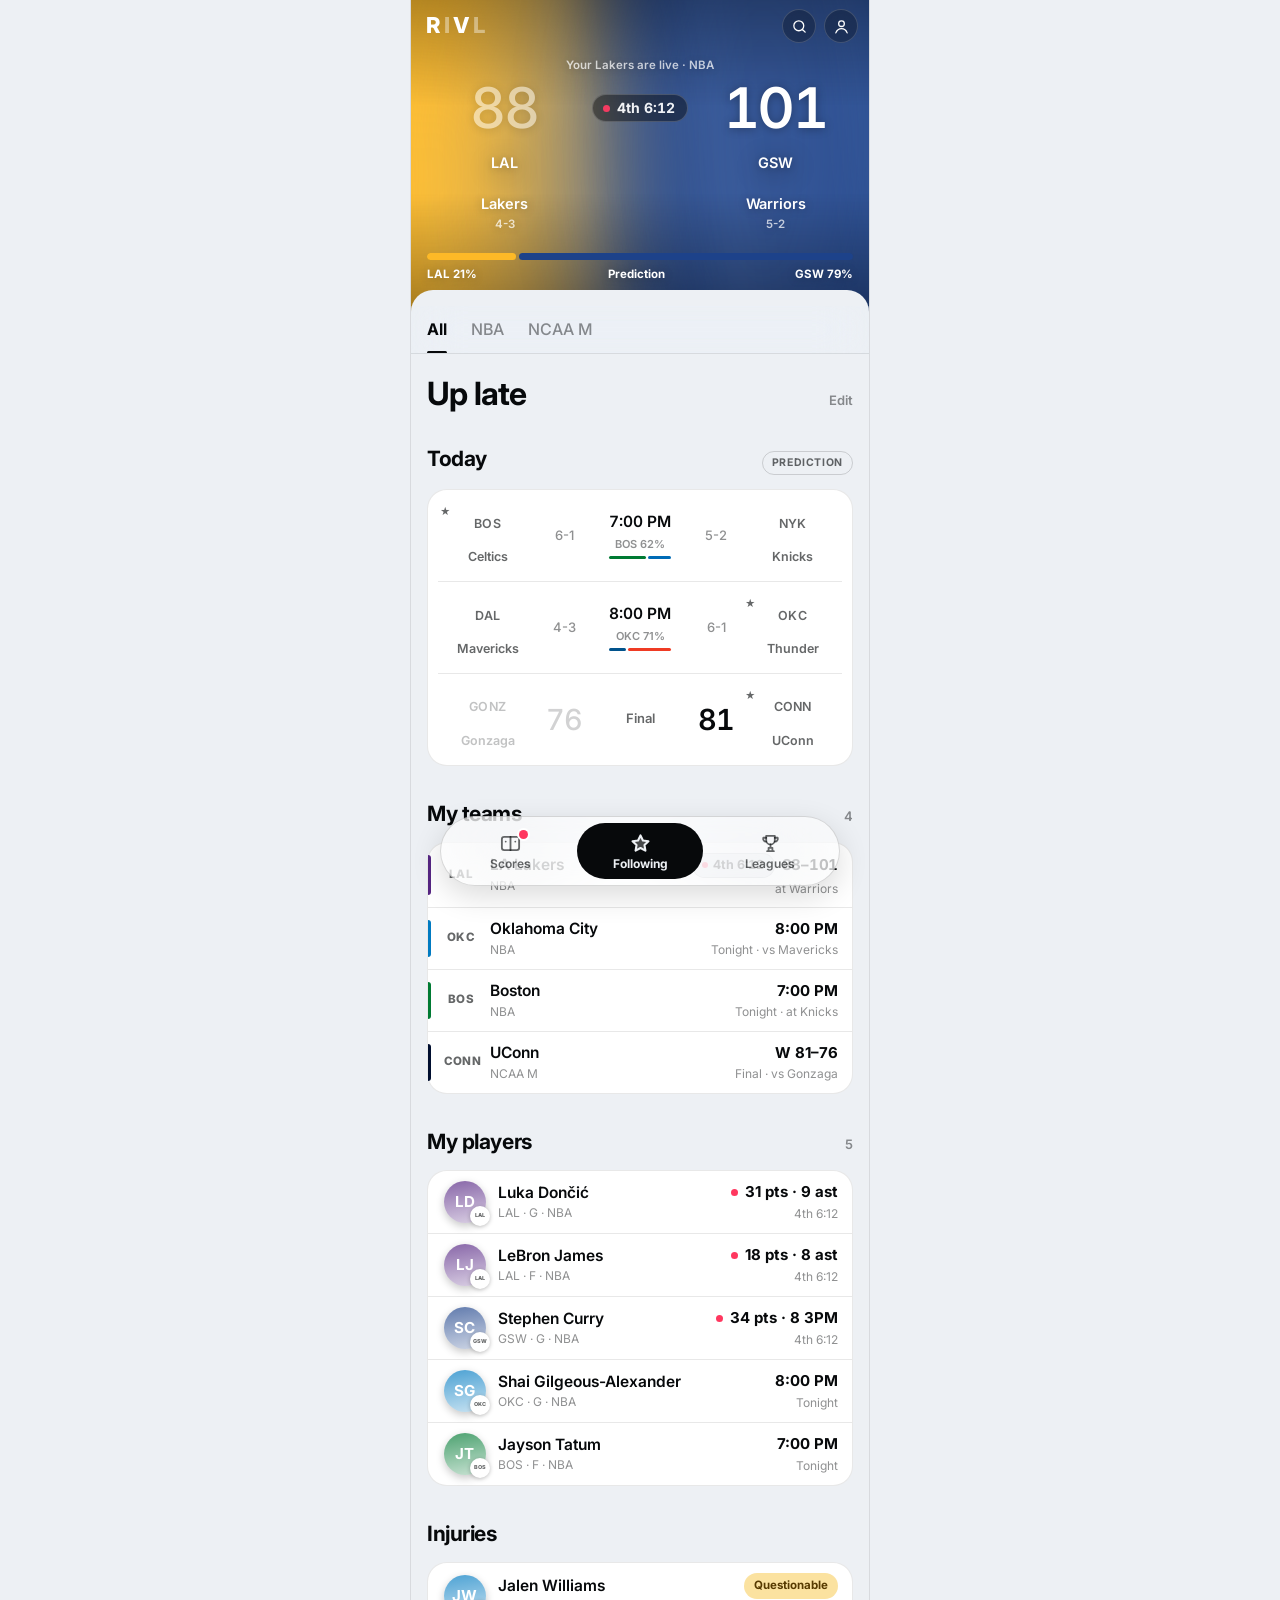
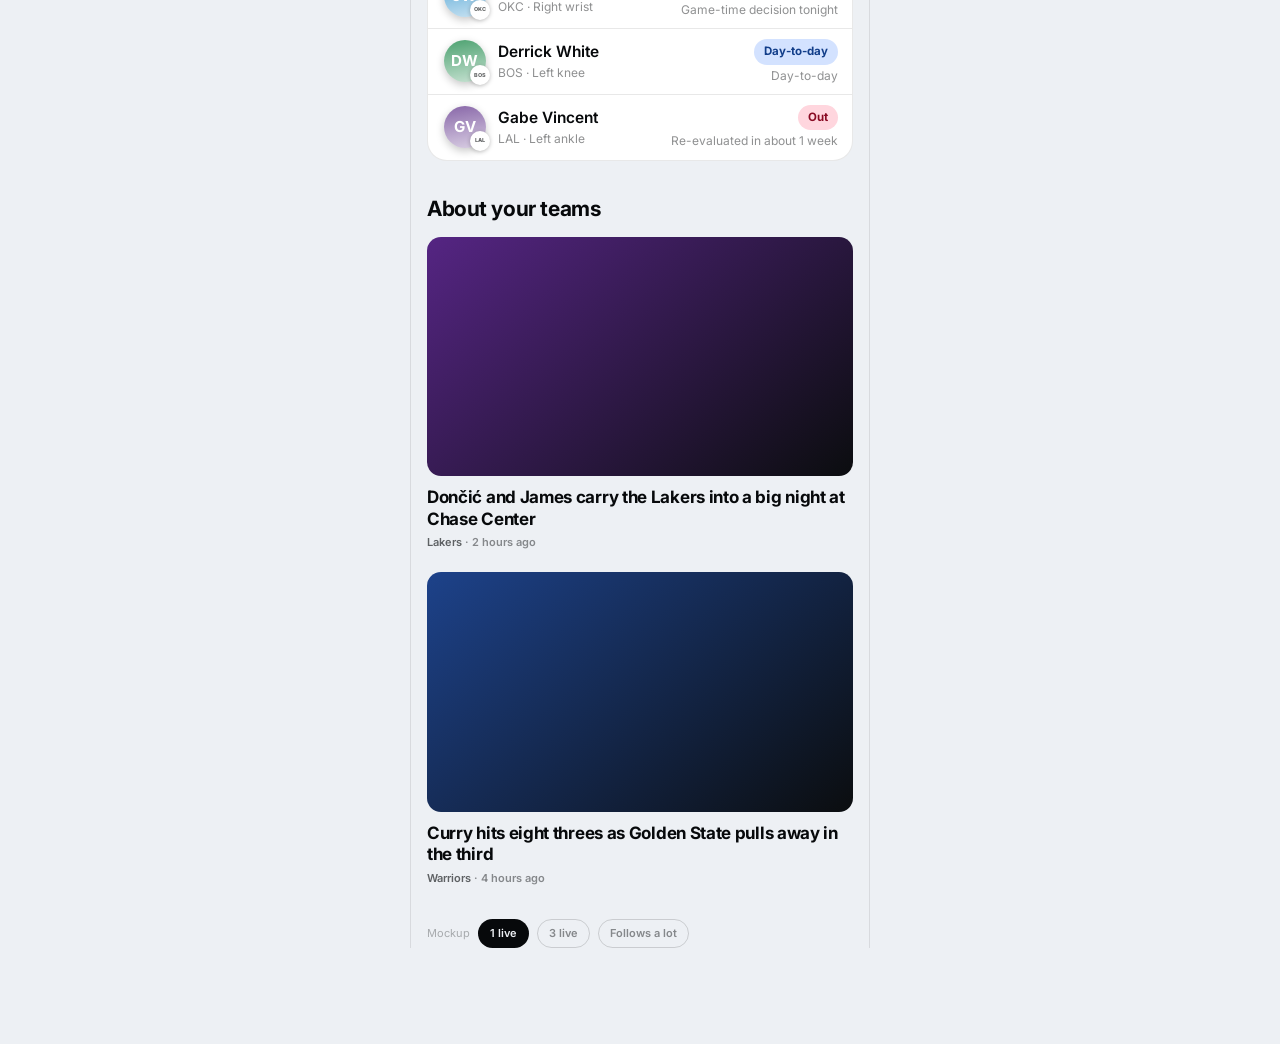
<file: v7/index.html>
<!doctype html>
<html lang="en">
<head>
<meta charset="utf-8">
<meta name="viewport" content="width=device-width,initial-scale=1,viewport-fit=cover,maximum-scale=1,user-scalable=no">
<meta name="theme-color" content="#000000" id="tcolor">
<meta name="apple-mobile-web-app-capable" content="yes">
<meta name="mobile-web-app-capable" content="yes">
<meta name="apple-mobile-web-app-status-bar-style" content="black-translucent">
<title>RIVL v7</title>
<link rel="preconnect" href="https://fonts.gstatic.com" crossorigin>
<link rel="stylesheet" href="https://fonts.googleapis.com/css2?family=Inter:wght@400;500;600;700;800&display=swap">
<style>
:root{
  --L0:#000;--L1:#131517;--L2:#1E2124;
  --line:rgba(255,255,255,.09);--line2:rgba(255,255,255,.16);
  --t1:#fff;--t2:rgba(255,255,255,.70);--t3:rgba(255,255,255,.48);--t4:rgba(255,255,255,.32);
  --top:rgba(255,255,255,.055);
  --acc:#fff;--acc-ink:#000;
  --glass:rgba(16,18,20,.52);
  --f:-apple-system,BlinkMacSystemFont,'SF Pro Display','SF Pro Text','Inter','Segoe UI',Roboto,'Helvetica Neue',Arial,sans-serif;
  --gut:16px;--r:14px;--rl:18px;
  --ease:cubic-bezier(.2,.8,.2,1);
  --wash:.62;
  color-scheme:dark;
}
html[data-theme=light]{
  --L0:#EDF0F4;--L1:#fff;--L2:#E3E7EC;
  --line:rgba(0,0,0,.09);--line2:rgba(0,0,0,.15);
  --t1:#07090B;--t2:rgba(7,9,11,.62);--t3:rgba(7,9,11,.45);--t4:rgba(7,9,11,.3);
  --top:rgba(255,255,255,.9);--acc:#07090B;--acc-ink:#fff;
  --glass:rgba(255,255,255,.6);--wash:.22;color-scheme:light;
}
*{box-sizing:border-box;-webkit-tap-highlight-color:transparent}
html,body{margin:0;padding:0;background:var(--L0)}
body{font-family:var(--f);color:var(--t1);font-size:17px;line-height:1.35;
  -webkit-font-smoothing:antialiased;overflow-x:hidden;
  padding-bottom:calc(96px + env(safe-area-inset-bottom,0px))}
img{max-width:100%;display:block}
button{font:inherit;color:inherit;background:none;border:0;padding:0;cursor:pointer}
a{color:inherit;text-decoration:none}
.num{font-variant-numeric:tabular-nums;letter-spacing:-.02em}
.gut{padding-left:max(var(--gut),env(safe-area-inset-left,0px));padding-right:max(var(--gut),env(safe-area-inset-right,0px))}
.wrap{max-width:460px;margin-inline:auto;position:relative}
@media(min-width:520px){.wrap{border-inline:1px solid var(--line);min-height:100vh}}

/* press */
button,a.pressable,.card{transition:transform .3s var(--ease),background .3s var(--ease),opacity .3s var(--ease)}
button:active,a.pressable:active,.card:active{transition-duration:.06s}
.card:active{background:color-mix(in srgb,var(--t1) 6%,var(--L1))}

/* chrome */
.sbg{position:fixed;inset:0 0 auto;height:env(safe-area-inset-top,0px);z-index:40;background:transparent;
  transition:background .3s var(--ease)}
.sbg.solid{background:var(--glass);
  backdrop-filter:blur(30px) saturate(1.8);-webkit-backdrop-filter:blur(30px) saturate(1.8)}
.hdr{position:relative;z-index:5;padding-top:calc(10px + env(safe-area-inset-top,0px));padding-bottom:4px;
  display:flex;align-items:center;justify-content:space-between;gap:10px}
.mark{font-weight:800;font-size:22px;letter-spacing:.14em}
.mark i{font-style:normal;opacity:.4}
.icons{display:flex;gap:8px}
.disc{width:34px;height:34px;border-radius:999px;background:var(--L2);display:grid;place-items:center;
  border:1px solid var(--line)}
.disc svg{width:17px;height:17px;stroke:var(--t2);fill:none;stroke-width:1.8;stroke-linecap:round;stroke-linejoin:round}

.pills{display:flex;gap:3px;background:var(--L2);border:1px solid var(--line);border-radius:999px;padding:3px;margin-top:10px;
  position:sticky;top:calc(env(safe-area-inset-top,0px) + 4px);z-index:12}
.pills button{flex:1;border-radius:999px;padding:8px 2px;font-size:13px;font-weight:600;color:var(--t3);
  white-space:nowrap}
.pills button[aria-pressed=true]{background:var(--acc);color:var(--acc-ink);font-weight:700}

.tabs{position:fixed;left:50%;transform:translateX(-50%);bottom:calc(14px + env(safe-area-inset-bottom,0px));
  z-index:30;width:min(428px,calc(100% - 24px));display:flex;align-items:flex-end;justify-content:space-between;
  background:var(--glass);backdrop-filter:blur(40px) saturate(1.9);-webkit-backdrop-filter:blur(40px) saturate(1.9);
  border:1px solid var(--line2);border-radius:999px;padding:9px 12px;box-shadow:0 14px 40px rgba(0,0,0,.5)}
.tabs button{flex:1;display:flex;flex-direction:column;align-items:center;gap:4px;font-size:9.5px;font-weight:600;color:var(--t3)}
.tabs button[aria-pressed=true]{color:var(--t1)}
.tabs svg{width:21px;height:21px;fill:none;stroke:currentColor;stroke-width:1.9;stroke-linecap:round;stroke-linejoin:round}
/* the raised centre button — contextual, opens the shortcut cluster */
.tabs button.mid{flex:none;width:58px;align-self:center;position:relative;gap:0}
.tabs button.mid i{position:absolute;bottom:-4px;left:50%;transform:translateX(-50%);
  width:54px;height:54px;border-radius:999px;display:grid;place-items:center;
  background:linear-gradient(160deg,var(--midA),var(--midB));
  box-shadow:0 8px 22px rgba(0,0,0,.45),0 0 0 4px var(--L0);
  font-style:normal;font-size:15px;font-weight:800;letter-spacing:.1em;color:#fff;
  transition:transform .3s var(--ease)}
.tabs button.mid:active i{transform:translateX(-50%) scale(.92);transition-duration:.06s}
.tabs button.mid span{position:absolute;top:-9px;right:6px;width:9px;height:9px;border-radius:999px;
  background:#FF375F;border:2px solid var(--L0)}
:root{--midA:#3B3F45;--midB:#111316}
html[data-theme=light]{--midA:#2A2E34;--midB:#07090B}

/* type */
.sec{font-size:21px;font-weight:700;letter-spacing:-.02em;margin:0}
.sechd{display:flex;align-items:baseline;justify-content:space-between;gap:10px;margin:34px 0 14px}
.sechd.tight{margin-top:20px}
.sechd .more{font-size:12px;color:var(--t3);font-weight:600}
.lbl{font-size:11px;font-weight:600;letter-spacing:.09em;text-transform:uppercase;color:var(--t4)}

/* plate */
.plate{background:linear-gradient(var(--top),transparent 56px),var(--L1);border:1px solid var(--line);
  border-radius:var(--rl);padding:16px}

/* crests */
.cr{border-radius:999px;background:var(--L2);display:grid;place-items:center;overflow:hidden;flex:none;position:relative}
.cr img{position:absolute;inset:0;margin:auto;width:76%;height:76%;object-fit:contain}
.cr.has b{display:none}
.cr b{font-size:.34em;font-weight:800;letter-spacing:.02em;color:var(--t2)}
.cr.plain{background:transparent;border:0}
.cr.plain img{width:100%;height:100%}

/* headshot */
.hs{border-radius:999px;overflow:hidden;flex:none;position:relative;display:grid;place-items:center;
  background:linear-gradient(170deg,color-mix(in srgb,var(--tc) 70%,transparent),color-mix(in srgb,var(--tc) 22%,transparent))}
.hs img{position:absolute;inset:0;width:100%;height:100%;object-fit:cover;object-position:top center}
.hs.has i{display:none}
.hs i{font-style:normal;font-weight:700;color:#fff;font-size:.36em;letter-spacing:.02em}
.hs.noimg img{display:none}

/* ===== LIVE HERO ===== */
.lh{position:relative;overflow:hidden;margin-top:14px;isolation:isolate;
  --mid:color-mix(in srgb,var(--ha) 50%,var(--aw))}
.minibar{--mid:color-mix(in srgb,var(--ha) 50%,var(--aw))}
.lh .w{position:absolute;inset:-2px;pointer-events:none;z-index:-2;
  background:linear-gradient(101deg,var(--aw) 0%,var(--mid) 50%,var(--ha) 100%);overflow:hidden}
.lh .dots{position:absolute;inset:0;pointer-events:none;z-index:-1;
  background-image:radial-gradient(circle at 50% 50%,rgba(0,0,0,.26) 1.1px,transparent 1.2px);
  background-size:5px 5px;mix-blend-mode:multiply;opacity:.3}
.lh .veil{position:absolute;inset:0;pointer-events:none;z-index:-1;
  background:linear-gradient(rgba(0,0,0,.24),rgba(0,0,0,.04) 44%,rgba(0,0,0,.16))}
.lh .in{position:relative;padding-top:16px;padding-bottom:20px}
.lh .in,.lh .in *{color:#fff;text-shadow:0 1px 10px rgba(0,0,0,.28)}
.lh .top{display:flex;align-items:center;justify-content:space-between;font-size:11.5px;font-weight:700}
.lh .sheet{margin-top:-20px}
.livedot{display:inline-flex;align-items:center;gap:6px;font-weight:700;font-size:12.5px}
.livedot i{width:7px;height:7px;border-radius:999px;background:#FF375F;box-shadow:0 0 0 0 rgba(255,55,95,.6);animation:pulse 2s var(--ease) infinite}
@keyframes pulse{0%{box-shadow:0 0 0 0 rgba(255,55,95,.55)}70%{box-shadow:0 0 0 9px rgba(255,55,95,0)}100%{box-shadow:0 0 0 0 rgba(255,55,95,0)}}
.lh .score{display:grid;grid-template-columns:1fr auto 1fr;align-items:center;gap:8px;margin-top:14px}
.lh .side{display:flex;flex-direction:column;align-items:center;gap:8px}
.lh .side .cr{width:56px;height:56px;background:transparent;filter:drop-shadow(0 4px 12px rgba(0,0,0,.45))}
.lh .side .cr img{width:100%;height:100%}
.lh .side b{font-size:13px;font-weight:800;letter-spacing:.06em}
.lh .nums{display:flex;align-items:center;gap:16px}
.lh .nums span{font-size:50px;font-weight:600;letter-spacing:-.03em;font-variant-numeric:tabular-nums;min-width:2.6ch;text-align:center;line-height:1}
.lh .nums span.dim{opacity:.58}
.wp{margin-top:18px}
.wp .bar{height:7px;border-radius:999px;background:transparent;overflow:hidden;display:flex;gap:3px}
.wp .bar i{display:block;height:100%;border-radius:999px;width:0;transition:width 1.1s var(--ease)}
.wp .cap{display:flex;justify-content:space-between;font-size:11.5px;margin-top:7px;font-weight:700}
.perf{display:flex;gap:10px;margin-top:18px;overflow-x:auto;scrollbar-width:none;padding-bottom:2px;
  scroll-snap-type:none}
.perf::-webkit-scrollbar{display:none}
.perf .pc{flex:none;width:186px;border-radius:var(--r);padding:12px;position:relative;overflow:hidden;
  background:rgba(0,0,0,.3);backdrop-filter:blur(16px) saturate(1.4);-webkit-backdrop-filter:blur(16px) saturate(1.4);
  border:1px solid rgba(255,255,255,.16)}
.perf .pc .wmk{position:absolute;right:-16px;top:-14px;width:84px;opacity:.2}
.perf .pc .hs{width:74px;height:74px;font-size:74px;box-shadow:0 10px 22px rgba(0,0,0,.42)}
.perf .pc h4{margin:10px 0 0;font-size:14px;font-weight:700;letter-spacing:-.01em;position:relative}
.perf .pc p{margin:2px 0 10px;font-size:11px;color:var(--t2);position:relative}
.perf .pc .line{display:flex;gap:12px;position:relative}
.perf .pc .line div{text-align:left}
.perf .pc .line b{display:block;font-size:19px;font-weight:800;letter-spacing:-.03em;font-variant-numeric:tabular-nums}
.perf .pc .line span{display:block;font-size:9.5px;color:var(--t3);text-transform:uppercase;letter-spacing:.07em}

/* game card */
.gc{position:relative;overflow:hidden;border-radius:var(--rl);border:1px solid var(--line);background:var(--L1)}
.gc .w{position:absolute;inset:0;opacity:.17;pointer-events:none;
  background:linear-gradient(100deg,var(--ha) -10%,transparent 44%,transparent 56%,var(--aw) 110%)}
.gc .in{position:relative;padding:13px 14px}
.gc .meta{display:flex;justify-content:space-between;font-size:11px;color:var(--t3);font-weight:600;margin-bottom:9px}
.gcrow{display:flex;align-items:center;gap:10px;padding:5px 0}
.gcrow .cr{width:30px;height:30px}
.gcrow .nm{flex:1;min-width:0;font-size:15px;font-weight:700;letter-spacing:-.01em;white-space:nowrap;overflow:hidden;text-overflow:ellipsis}
.gcrow .rc{font-size:11px;color:var(--t3);font-weight:400;margin-left:6px}
.gcrow .sc{font-size:21px;font-weight:800;letter-spacing:-.03em;font-variant-numeric:tabular-nums;min-width:44px;text-align:right}
.gcrow.lo{opacity:.44}
.tri{width:0;height:0;border-top:4px solid transparent;border-bottom:4px solid transparent;border-left:6px solid var(--t1);flex:none}
.tri.off{visibility:hidden}

/* rails */
.rail{display:flex;gap:12px;overflow-x:auto;scrollbar-width:none;
  padding-left:max(var(--gut),env(safe-area-inset-left,0px));padding-right:max(var(--gut),env(safe-area-inset-right,0px));
  scroll-padding-left:max(var(--gut),env(safe-area-inset-left,0px));
  scroll-snap-type:x proximity}
.rail::-webkit-scrollbar{display:none}
.rail>*{scroll-snap-align:start}
.rail .gc{flex:none;width:252px}

/* my players strip */
.mp{flex:none;width:122px;border-radius:var(--r);padding:12px;position:relative;overflow:hidden;
  background:linear-gradient(158deg,var(--tc),color-mix(in srgb,var(--tc) 72%,#000));
  border:1px solid rgba(255,255,255,.1)}
.mp::after{content:"";position:absolute;inset:0;pointer-events:none;
  background-image:radial-gradient(circle at 50% 50%,rgba(0,0,0,.2) 1.1px,transparent 1.2px);
  background-size:5px 5px;mix-blend-mode:multiply}
.mp>*{position:relative;z-index:1}
.mp,.mp>b,.mp>span,.mp>u{color:#fff}
.mp>span,.mp>u{color:rgba(255,255,255,.82)!important}
.mp>u{border-top-color:rgba(255,255,255,.2)!important}
.mp .wmk{position:absolute;right:-20px;bottom:-16px;width:84px;opacity:.26;z-index:0}
.mp .hs{width:62px;height:62px;font-size:62px;box-shadow:0 8px 18px rgba(0,0,0,.4)}
.mp>b{display:block;margin-top:10px;font-size:13px;font-weight:700;letter-spacing:-.01em;position:relative;line-height:1.15}
.mp>span:not(.hs){display:block;font-size:10.5px;color:var(--t2);margin-top:3px;position:relative}
.mp>u{display:block;margin-top:9px;font-size:10.5px;color:var(--t3);text-decoration:none;position:relative;
  border-top:1px solid var(--line);padding-top:7px}

/* score rows */
.rows{border-top:1px solid var(--line)}
.srow{display:grid;grid-template-columns:1fr 84px 1fr;align-items:center;gap:8px;height:58px;
  border-bottom:1px solid var(--line)}
.srow .s{display:flex;align-items:center;gap:8px;min-width:0}
.srow .s.r{justify-content:flex-end}
.srow .cr{width:24px;height:24px}
.srow .ab{font-size:14px;font-weight:700;letter-spacing:.01em}
.srow .ab.lo{color:var(--t3)}
.srow .ax{text-align:center}
.srow .ax b{font-size:16px;font-weight:700;font-variant-numeric:tabular-nums;letter-spacing:-.02em}
.srow .ax span{display:block;font-size:10.5px;color:var(--t3);margin-top:2px;font-weight:600}

/* injuries */
.inj{color:inherit;display:flex;align-items:center;gap:11px;padding:11px 0;border-bottom:1px solid var(--line);width:100%;text-align:left}
.inj .hs{width:42px;height:42px;font-size:42px}
.inj .t{flex:1;min-width:0}
.inj .t b{display:block;font-size:14px;font-weight:700}
.inj .t span{display:block;font-size:11.5px;color:var(--t3);margin-top:2px;white-space:nowrap;overflow:hidden;text-overflow:ellipsis}
.tag{font-size:11.5px;font-weight:700;padding:5px 10px;border-radius:999px;flex:none}
.tag.out{background:rgba(255,55,95,.18);color:#FF8DA3}
.tag.q{background:rgba(232,180,60,.18);color:#F0C766}
html[data-theme=light] .tag.out{background:#FFE1E7;color:#A8102C}
html[data-theme=light] .tag.q{background:#FDEFC8;color:#7A5200}

/* news */
.news{display:block;margin-bottom:22px}
.news .im{aspect-ratio:16/9;border-radius:var(--r);overflow:hidden;background:var(--L2);position:relative}
.news .im img{width:100%;height:100%;object-fit:cover}
.news h4{margin:11px 0 0;font-size:17px;font-weight:700;letter-spacing:-.018em;line-height:1.26}
.news p{margin:5px 0 0;font-size:11px;color:var(--t3);font-weight:600}
.news .kick{color:var(--t2)}

/* ====== GAME PAGE ====== */
/* the colour commits: a full two-team gradient edge to edge, a halftone screen
   over it, and the content riding up as a black sheet. */
.ghero{position:sticky;top:0;z-index:0;overflow:hidden;isolation:isolate;
  --mid:color-mix(in srgb,var(--ha) 50%,var(--aw))}
.ghero .w{position:absolute;inset:-2px;pointer-events:none;z-index:-2;overflow:hidden;
  background:linear-gradient(101deg,color-mix(in srgb,var(--aw) 42%,#04050a) 0%,#06070c 50%,color-mix(in srgb,var(--ha) 42%,#04050a) 100%)}
/* the colour is never still: big soft lobes of each team colour wandering
   across the field on four different clocks. Transform only. */
.w>i{position:absolute;border-radius:50%;filter:blur(52px);will-change:transform}
/* two big lobes of each team's colour orbit on long loops; two brighter cores drift
   faster; over them, soft vertical light ripples slide past each other like water */
.w>i:nth-child(1){background:var(--aw);width:105%;height:250%;left:-40%;top:-75%;opacity:1;animation:oa 19s ease-in-out infinite}
.w>i:nth-child(2){background:var(--ha);width:105%;height:250%;right:-40%;top:-70%;opacity:1;animation:ob 23s ease-in-out infinite}
.w>i:nth-child(3){background:color-mix(in srgb,var(--aw) 78%,#fff);width:46%;height:150%;left:2%;top:-20%;opacity:.5;animation:oc 13s ease-in-out infinite}
.w>i:nth-child(4){background:color-mix(in srgb,var(--ha) 78%,#fff);width:46%;height:150%;right:0;top:-30%;opacity:.5;animation:od 15s ease-in-out infinite}
@keyframes oa{0%,100%{transform:translate3d(-6%,-4%,0) rotate(0) scale(1)}33%{transform:translate3d(26%,12%,0) rotate(28deg) scale(1.22)}66%{transform:translate3d(8%,-14%,0) rotate(-18deg) scale(.92)}}
@keyframes ob{0%,100%{transform:translate3d(6%,4%,0) rotate(0) scale(1.1)}33%{transform:translate3d(-24%,-10%,0) rotate(-24deg) scale(.9)}66%{transform:translate3d(-6%,14%,0) rotate(20deg) scale(1.25)}}
@keyframes oc{0%,100%{transform:translate3d(0,0,0) scale(.9)}50%{transform:translate3d(70%,18%,0) scale(1.3)}}
@keyframes od{0%,100%{transform:translate3d(0,0,0) scale(1.2)}50%{transform:translate3d(-70%,-14%,0) scale(.85)}}
.ghero .w::before,.ghero .w::after,.lcard .w::before,.lcard .w::after{content:"";position:absolute;inset:-20% -40%;pointer-events:none;mix-blend-mode:soft-light;will-change:transform}
.ghero .w::before,.lcard .w::before{background:repeating-linear-gradient(97deg,transparent 0 34px,rgba(255,255,255,.55) 52px,transparent 78px,transparent 120px);filter:blur(14px);opacity:.55;animation:wa 11s ease-in-out infinite alternate}
.ghero .w::after,.lcard .w::after{background:repeating-linear-gradient(83deg,transparent 0 50px,rgba(255,255,255,.4) 70px,transparent 96px,transparent 150px);filter:blur(18px);opacity:.45;animation:wb 15s ease-in-out infinite alternate}
@keyframes wa{from{transform:translate3d(-8%,0,0) skewX(-4deg)}to{transform:translate3d(8%,0,0) skewX(5deg)}}
@keyframes wb{from{transform:translate3d(9%,0,0) skewX(4deg)}to{transform:translate3d(-9%,0,0) skewX(-5deg)}}
/* phones with animations turned down still get a slow drift, never a still picture */

.ghero .dots{position:absolute;inset:0;pointer-events:none;z-index:-1;
  background-image:radial-gradient(circle at 50% 50%,rgba(0,0,0,.26) 1.1px,transparent 1.2px);
  background-size:5px 5px;mix-blend-mode:multiply;opacity:.3}
.ghero .veil{position:absolute;inset:0;pointer-events:none;z-index:-1;
  background:linear-gradient(rgba(0,0,0,.28),rgba(0,0,0,0) 34%,rgba(0,0,0,0) 62%,rgba(0,0,0,.34))}
/* Apple Sports: rich moving colour, no halftone */
.ghero .dots,.minibar .dots,.gtop .dots,.gtw .dots{display:none}
.ghero.one .w{background:linear-gradient(101deg,var(--win) 0%,var(--win) 34%,var(--winHi) 72%,var(--win) 100%)}
.ghero .in{position:relative;padding-top:calc(8px + env(safe-area-inset-top,0px));padding-bottom:30px}
.ghero .in,.ghero .in *{text-shadow:0 1px 10px rgba(0,0,0,.3)}
/* other games, as glass pills over the colour */
.strip{display:flex;gap:8px;overflow-x:auto;scrollbar-width:none;padding-block:2px 4px;margin-top:4px}
.strip::-webkit-scrollbar{display:none}
.sc2{flex:none;width:122px;padding:9px 10px;border-radius:13px;display:block;
  background:rgba(0,0,0,.26);backdrop-filter:blur(18px) saturate(1.3);-webkit-backdrop-filter:blur(18px) saturate(1.3);
  border:1px solid rgba(255,255,255,.15)}
.sc2 .t{display:block;font-size:10px;font-weight:700;opacity:.85;margin-bottom:6px;white-space:nowrap}
.sc2 .r{display:flex;align-items:center;gap:7px;padding:2px 0}
.sc2 .r .cr{width:18px;height:18px;background:rgba(255,255,255,.14)}
.sc2 .r .cr b{font-size:6px}
.sc2 .r>b{flex:1;font-size:11.5px;font-weight:700}
.sc2 .r u{text-decoration:none;font-size:13px;font-weight:800;font-variant-numeric:tabular-nums}
.sc2 .lo{opacity:.5}
/* white pill CTA */
.hlp{display:flex;align-items:center;justify-content:center;gap:9px;margin:18px auto 0;
  background:#fff;color:#07090B;border-radius:999px;padding:12px 24px;font-size:15px;font-weight:700;
  width:max-content;box-shadow:0 8px 22px rgba(0,0,0,.3);text-shadow:none!important}
.hlp svg{width:14px;height:14px;fill:#07090B;stroke:none}
/* the black sheet the body rides on */
.sheet{position:relative;z-index:2;background:var(--L0);border-radius:22px 22px 0 0;margin-top:-22px;
  padding-top:2px;box-shadow:0 -16px 34px rgba(0,0,0,.5);min-height:92vh}
.sheet.cap{height:22px;margin-bottom:-2px;min-height:0;box-shadow:none}
/* collapsed sticky bar */
.minibar{position:fixed;top:0;left:50%;transform:translate(-50%,-100%);width:min(460px,100%);
  z-index:34;display:flex;align-items:center;gap:10px;
  height:calc(52px + env(safe-area-inset-top,0px));padding-top:env(safe-area-inset-top,0px);
  overflow:hidden;transition:transform .34s var(--ease)}
.minibar.on{transform:translate(-50%,0)}
.minibar .w{position:absolute;inset:0;z-index:-2;
  background:linear-gradient(101deg,var(--aw) 0%,var(--mid) 50%,var(--ha) 100%)}
.minibar .dots{position:absolute;inset:0;z-index:-1;
  background-image:radial-gradient(circle at 50% 50%,rgba(0,0,0,.26) 1.1px,transparent 1.2px);
  background-size:5px 5px;mix-blend-mode:multiply}
.minibar .cr{width:24px;height:24px;background:rgba(255,255,255,.16)}
.minibar .cr b{color:#fff}
.minibar>b{font-size:17px;font-weight:700;font-variant-numeric:tabular-nums;color:#fff;letter-spacing:-.02em}
.minibar>span{font-size:11.5px;font-weight:700;color:rgba(255,255,255,.85)}
.ghero .in,.ghero .in b,.ghero .in em,.ghero .in span{color:#fff}
.gnav{display:flex;align-items:center;justify-content:space-between;height:40px;gap:8px}
.gnav .disc{background:rgba(0,0,0,.26);border-color:rgba(255,255,255,.16);
  backdrop-filter:blur(14px);-webkit-backdrop-filter:blur(14px);flex:none}
.gnav .disc svg{stroke:#fff}
.gleague{margin:14px 0 0;text-align:center;font-size:11.5px;font-weight:600;opacity:.72}
.gsc{display:grid;grid-template-columns:1fr auto 1fr;align-items:center;gap:6px;margin-top:6px}
.gsc>.sc{font-size:56px;font-weight:600;letter-spacing:-.03em;text-align:center;line-height:1;
  font-variant-numeric:tabular-nums}
.gsc>.mid{text-align:center;padding:0 4px;font-size:12.5px;font-weight:700;opacity:.92}
.gsc .side{display:flex;flex-direction:column;align-items:center;gap:4px;margin-top:-6px}
.gsc .side .cr{width:52px;height:52px;background:transparent;filter:drop-shadow(0 4px 12px rgba(0,0,0,.45))}
.gsc .side .cr img{width:100%;height:100%}
.gsc .side b{font-size:14.5px;font-weight:600;letter-spacing:-.01em;margin-top:2px}
.gsc .side em{font-style:normal;font-size:11.5px;font-weight:600;opacity:.72}
.gnote{margin:13px 0 0;text-align:center;font-size:12.5px;font-weight:600;opacity:.88}
/* highlight clips */
.clip{flex:none;width:200px;display:block}
.clip .im{display:block;position:relative;aspect-ratio:16/9;border-radius:12px;overflow:hidden;
  background:linear-gradient(142deg,var(--c1),#0a0c0e 86%);border:1px solid var(--line)}
.clip .pl{position:absolute;left:9px;bottom:9px;width:30px;height:30px;border-radius:999px;
  background:rgba(255,255,255,.94);display:grid;place-items:center}
.clip .pl svg{width:11px;height:11px;fill:#07090B;stroke:none}
.clip .du{position:absolute;right:8px;bottom:9px;font-size:10px;font-weight:700;color:#fff;
  background:rgba(0,0,0,.62);padding:3px 7px;border-radius:7px}
.clip p{margin:9px 0 0;font-size:12.5px;font-weight:600;line-height:1.32}
.gtabs{display:flex;gap:22px;overflow-x:auto;scrollbar-width:none;border-bottom:1px solid var(--line);
  position:sticky;top:calc(env(safe-area-inset-top,0px) + 52px);z-index:10;background:var(--L0);
  padding-top:4px}
.gtabs::-webkit-scrollbar{display:none}
.gtabs button{padding:13px 0;font-size:16px;font-weight:500;color:var(--t3);position:relative;white-space:nowrap}
.gtabs button[aria-pressed=true]{color:var(--t1);font-weight:700}
.gtabs button[aria-pressed=true]::after{content:"";position:absolute;left:0;right:0;bottom:-1px;height:3px;border-radius:999px;background:var(--acc)}

/* line score */
.ls{width:100%;border-collapse:collapse}
.ls th{font-size:10.5px;font-weight:600;color:var(--t3);text-transform:uppercase;letter-spacing:.08em;padding-bottom:9px;text-align:center}
.ls th:first-child{text-align:left}
.ls td{font-size:14px;font-variant-numeric:tabular-nums;text-align:center;padding:9px 0;color:var(--t2)}
.ls td:first-child{text-align:left}
.ls td:last-child,.ls th:last-child{font-weight:800;color:var(--t1)}
.ls tr+tr td{border-top:1px solid var(--line)}
.ls .tm{display:flex;align-items:center;gap:9px;font-weight:700;color:var(--t1);font-size:14px}
.ls .tm .cr{width:24px;height:24px}

/* comparison */
.cmp{padding:13px 0}
.cmp+.cmp{border-top:1px solid var(--line)}
.cmp .tp{display:flex;align-items:baseline;justify-content:space-between;gap:10px}
.cmp .tp b{font-size:14px;font-weight:800;font-variant-numeric:tabular-nums}
.cmp .tp b.w{color:var(--t1)}
.cmp .tp b.l{color:var(--t3);font-weight:600}
.cmp .tp span{flex:1;text-align:center;font-size:12px;color:var(--t3)}
.cmp .tk{display:flex;gap:3px;margin-top:9px;height:7px}
.cmp .tk div{flex:1;background:rgba(255,255,255,.1);border-radius:999px;overflow:hidden;display:flex}
html[data-theme=light] .cmp .tk div{background:rgba(0,0,0,.08)}
.cmp .tk div:first-child{justify-content:flex-end}
.cmp .tk i{display:block;height:100%;border-radius:999px;width:0;transition:width .9s var(--ease)}

/* box score */
.bx{display:flex;border-top:1px solid var(--line);border-bottom:1px solid var(--line)}
.bxl{flex:none;width:126px;background:rgba(255,255,255,.035);border-right:1px solid var(--line2)}
html[data-theme=light] .bxl{background:rgba(0,0,0,.025)}
.bxr{overflow-x:auto;flex:1;min-width:0;-webkit-overflow-scrolling:touch;scrollbar-width:none}
.bxr::-webkit-scrollbar{display:none}
.bx table{border-collapse:collapse;width:100%}
.bx th{font-size:10px;font-weight:600;color:var(--t3);text-transform:uppercase;letter-spacing:.08em;height:32px;
  text-align:right;white-space:nowrap;padding-right:12px}
.bxl th{text-align:left;padding-left:var(--gut);padding-right:6px}
.bxr th{min-width:44px}
.bx td{height:44px;font-size:13.5px;font-variant-numeric:tabular-nums;border-top:1px solid var(--line);white-space:nowrap}
.bxl td{padding-left:var(--gut);padding-right:6px;font-weight:700;overflow:hidden;text-overflow:ellipsis;max-width:126px}
.bxl td a{color:inherit}
.bxl td small{color:var(--t4);font-weight:400;margin-left:4px;font-size:10px}
.bxr td{text-align:right;padding-right:12px;color:var(--t2)}
.bx .bnd td,.bx .bnd th{height:30px;font-size:10px;font-weight:600;color:var(--t3);text-transform:uppercase;
  letter-spacing:.08em;background:rgba(255,255,255,.035);border-top:1px solid var(--line)}
html[data-theme=light] .bx .bnd td,html[data-theme=light] .bx .bnd th{background:rgba(0,0,0,.025)}
.bx tr.tt td{font-weight:800;color:var(--t1)}

/* shot chart */
.court{position:relative;aspect-ratio:50/28;overflow:hidden;border-radius:var(--r);
  background:
    repeating-linear-gradient(90deg,rgba(120,72,30,.10) 0 2px,transparent 2px 9px),
    linear-gradient(176deg,#E8C48E,#D8AC6D 46%,#E3BE84);
  box-shadow:inset 0 0 0 2px rgba(90,52,18,.3)}
.court svg{position:absolute;inset:0;width:100%;height:100%}
.court .mid{position:absolute;left:50%;top:50%;transform:translate(-50%,-50%);width:17%;opacity:.9}
.ctl{display:flex;gap:7px;overflow-x:auto;scrollbar-width:none;padding-block:14px}
.ctl::-webkit-scrollbar{display:none}
.ctl button{flex:none;padding:8px 14px;border-radius:999px;background:var(--L2);border:1px solid var(--line);
  font-size:12px;font-weight:600;color:var(--t3)}
.ctl button[aria-pressed=true]{background:var(--acc);color:var(--acc-ink);border-color:transparent}
.lg{display:flex;justify-content:center;gap:18px;font-size:11px;color:var(--t3);padding-bottom:4px;font-weight:600}
.lg span{display:inline-flex;align-items:center;gap:6px}
.lg i{width:9px;height:9px;border-radius:999px;display:block}

/* plays */
.play{display:flex;gap:12px;padding:12px 0;border-bottom:1px solid var(--line);align-items:flex-start}
.play .ck{font-size:11px;color:var(--t3);font-variant-numeric:tabular-nums;width:38px;flex:none;padding-top:2px;font-weight:600}
.play .cr{width:22px;height:22px;flex:none}
.play .tx{flex:1;min-width:0;font-size:13.5px;color:var(--t2);line-height:1.4}
.play .rs{font-size:12px;font-variant-numeric:tabular-nums;color:var(--t3);flex:none;font-weight:600;padding-top:2px}
.play.big .tx{color:var(--t1);font-weight:700}
.play.big .rs{color:var(--t1);font-weight:800}

/* watch */
.watch{display:flex;align-items:center;gap:12px;padding:13px 0;border-bottom:1px solid var(--line);width:100%;text-align:left}
.watch .bx2{width:40px;height:40px;border-radius:10px;background:var(--L2);display:grid;place-items:center;
  font-size:10px;font-weight:800;letter-spacing:.04em;color:var(--t2);flex:none}
.watch b{flex:1;font-size:14px;font-weight:700}
.watch span{font-size:11.5px;color:var(--t3);font-weight:600}

/* game leaders — head to head, the score clearly separated */
.glhd{display:grid;grid-template-columns:1fr auto 1fr;align-items:center;gap:8px;padding:13px 0 11px;
  border-bottom:1px solid var(--line)}
.glhd .s{display:flex;align-items:center;gap:8px}
.glhd .s.r{justify-content:flex-end}
.glhd b{font-size:12.5px;font-weight:700;letter-spacing:.04em;color:var(--t2)}
.glhd .cr{width:22px;height:22px}
.glrow{display:grid;grid-template-columns:1fr auto 1fr;align-items:center;gap:10px;padding:13px 0}
.glrow+.glrow{border-top:1px solid var(--line)}
.glrow .p{display:flex;align-items:center;gap:10px;min-width:0}
.glrow .p.r{justify-content:flex-end}
.glrow .hs{width:44px;height:44px;font-size:44px}
.glrow .t{min-width:0}
.glrow .p.r .t{text-align:right}
.glrow .t b{display:block;font-size:26px;font-weight:700;letter-spacing:-.03em;line-height:1.05}
.glrow .t b.lo{color:var(--t3);font-weight:600}
.glrow .t em{display:block;font-style:normal;font-size:11.5px;color:var(--t3);margin-top:2px;
  white-space:nowrap;overflow:hidden;text-overflow:ellipsis}
.glrow .lab{font-size:12.5px;color:var(--t3);text-align:center;white-space:nowrap}

/* play-by-play — MLS timeline */
.seg2{display:flex;background:var(--L2);border-radius:999px;padding:3px;gap:2px;margin-bottom:16px}
.seg2 button{flex:1;border-radius:999px;padding:9px 4px;font-size:13px;font-weight:600;color:var(--t3)}
.seg2 button[aria-pressed=true]{background:var(--acc);color:var(--acc-ink);font-weight:700}
.tl{position:relative;padding-left:52px}
.tl::before{content:"";position:absolute;left:19px;top:6px;bottom:6px;width:1px;background:var(--line2)}
.tle{position:relative;padding-bottom:18px;min-height:64px}
.tle .mark{position:absolute;left:-52px;top:0;width:40px;text-align:center}
.tle .ic{display:grid;place-items:center;width:38px;height:38px;border-radius:999px;background:var(--L2);
  border:1px solid var(--line2);font-size:13px;color:var(--t2);line-height:1}
.tle .ic.on{background:var(--tc);border-color:transparent;color:#fff;font-size:11px}
.tle .mark b{display:block;margin-top:5px;font-size:12px;font-weight:700;color:var(--t3)}
.tle .plain{font-size:14px;color:var(--t2);line-height:1.4;padding-top:10px;min-height:38px;display:flex;align-items:center}
.tle .box{border-radius:14px;padding:13px 14px;position:relative;overflow:hidden;
  background:linear-gradient(135deg,color-mix(in srgb,var(--tc) 30%,var(--L1)),var(--L1) 82%);
  border:1px solid color-mix(in srgb,var(--tc) 36%,var(--line2))}
.tle .bh{display:flex;align-items:center;justify-content:space-between;gap:10px;margin-bottom:9px}
.tle .bh b{font-size:16px;font-weight:700;letter-spacing:-.015em}
.tle .bh img{width:22px;height:22px;object-fit:contain;opacity:.95}
.tle .bb{display:flex;gap:11px;align-items:flex-start}
.tle .bb p{margin:0;font-size:13.5px;line-height:1.4;color:var(--t2)}
.tle .bs{display:flex;gap:14px;margin-top:11px;padding-top:9px;border-top:1px solid var(--line);
  font-size:12px;font-weight:700;color:var(--t2);font-variant-numeric:tabular-nums}
.shn{position:relative;flex:none}
.shn .no{position:absolute;right:-3px;bottom:-3px;min-width:18px;height:18px;border-radius:999px;
  display:grid;place-items:center;font-style:normal;font-size:10px;font-weight:800;color:#fff;
  border:2px solid var(--L1);padding:0 3px}

/* Home — several live games at once */
.lstack{display:grid;gap:10px}
.lg2{position:relative;overflow:hidden;border-radius:var(--rl);border:1px solid var(--line2);
  isolation:isolate;--mid:color-mix(in srgb,var(--ha) 50%,var(--aw))}
.lg2 .w{position:absolute;inset:-2px;z-index:-2;overflow:hidden;
  background:linear-gradient(101deg,var(--aw) 0%,var(--mid) 50%,var(--ha) 100%)}
.lg2 .dots{position:absolute;inset:0;z-index:-1;
  background-image:radial-gradient(circle at 50% 50%,rgba(0,0,0,.26) 1.1px,transparent 1.2px);
  background-size:5px 5px;mix-blend-mode:multiply;opacity:.34}
.lg2 .in{padding:12px 14px}
.lg2 .in,.lg2 .in *{color:#fff;text-shadow:0 1px 8px rgba(0,0,0,.3)}
.lg2 .tp{display:flex;align-items:center;justify-content:space-between;font-size:11px;font-weight:700;margin-bottom:9px}
.lg2 .rw{display:flex;align-items:center;gap:9px;padding:3px 0}
.lg2 .rw .cr{width:26px;height:26px;background:rgba(255,255,255,.14)}
.lg2 .rw .cr b{color:#fff;font-size:7px}
.lg2 .rw .nm{flex:1;min-width:0;font-size:15px;font-weight:600;white-space:nowrap;overflow:hidden;text-overflow:ellipsis}
.lg2 .rw .sc{font-size:23px;font-weight:600;letter-spacing:-.03em;font-variant-numeric:tabular-nums;min-width:44px;text-align:right}
.lg2 .rw.lo{opacity:.62}
.lg2 .fav{font-size:10px;font-weight:700;background:rgba(255,255,255,.2);padding:2px 7px;border-radius:999px}

/* ================= v7 ================= */
/* status pill — the clock is never bare text on colour */
.stp{display:inline-flex;align-items:center;gap:7px;padding:6px 12px 6px 10px;border-radius:999px;
  background:rgba(0,0,0,.46);backdrop-filter:blur(14px);-webkit-backdrop-filter:blur(14px);
  border:1px solid rgba(255,255,255,.2);font-size:14px;font-weight:700;color:#fff!important;
  font-variant-numeric:tabular-nums;white-space:nowrap;line-height:1;text-shadow:none!important}
.stp i{width:7px;height:7px;border-radius:999px;background:#FF375F;flex:none;
  box-shadow:0 0 0 0 rgba(255,55,95,.55);animation:pulse 2s var(--ease) infinite}
.stp.sm{font-size:11.5px;padding:4px 9px 4px 8px;gap:5px}
.stp.sm i{width:6px;height:6px}
.stp.flat{background:var(--L2);border-color:var(--line2);color:var(--t1)!important;
  backdrop-filter:none;-webkit-backdrop-filter:none;font-size:12.5px;padding:5px 10px 5px 9px}

/* leader emphasis on colour: the leading score owns the eye */
.gsc>.sc.ld{opacity:1;font-weight:600}
.gsc>.sc.tr{opacity:.5;font-weight:500}
.gsc{text-decoration:none}
.ghero .wp{margin-top:20px}

/* top bar inside a hero */
.fbar{display:flex;align-items:center;justify-content:space-between;height:40px}
.disc.g{background:rgba(0,0,0,.26);border-color:rgba(255,255,255,.16);
  backdrop-filter:blur(14px);-webkit-backdrop-filter:blur(14px)}
.disc.g svg{stroke:#fff}

/* page titles */
.ptrow{display:flex;align-items:baseline;justify-content:space-between}
.ptitle{font-size:32px;font-weight:700;letter-spacing:-.025em;margin:14px 0 0;line-height:1.1}
.ptrow .more,.sechd .more{font-size:13px;color:var(--t3);font-weight:600}
.ptag{font-size:10.5px;font-weight:700;letter-spacing:.06em;text-transform:uppercase;color:var(--t2);
  border:1px solid var(--line2);border-radius:999px;padding:4px 9px}

/* the score row — Apple's grammar on fixed columns */
.gp{background:var(--L1);border:1px solid var(--line);border-radius:20px;padding:0 10px}
.grow{display:grid;grid-template-columns:minmax(0,1fr) 54px 98px 54px minmax(0,1fr);align-items:center;padding:15px 0}
.grow+.grow{border-top:1px solid var(--line)}
.grow .tm{position:relative;display:flex;flex-direction:column;align-items:center;gap:6px;min-width:0}
.grow .tm .cr{width:38px;height:38px;background:transparent}
.grow .tm .cr img{width:100%;height:100%}
.grow .tm b{font-size:12.5px;font-weight:600;color:var(--t2);max-width:100%;
  white-space:nowrap;overflow:hidden;text-overflow:ellipsis}
.grow .star{position:absolute;top:0;left:2px;font-style:normal;font-size:10px;color:var(--t2)}
.grow .sc{text-align:center;font-size:29px;font-weight:600;letter-spacing:-.02em;color:var(--t1)}
.grow .sc.tr{color:var(--t3);font-weight:500}
.grow .sc.rec{font-size:13px;font-weight:500;color:var(--t3);letter-spacing:0}
.grow .lo{opacity:.4}
.grow .mid{display:flex;flex-direction:column;align-items:center;gap:4px;text-align:center;min-width:0}
.grow .tt{font-size:15.5px;font-weight:600;font-variant-numeric:tabular-nums;color:var(--t1)}
.grow .mid small{font-size:11px;color:var(--t3);font-weight:600}
.grow .pb{display:flex;gap:2px;width:62px;height:3px}
.grow .pb i{display:block;height:100%;border-radius:999px}
.grow .ft{font-size:13px;font-weight:600;color:var(--t2)}

/* several of your teams live */
.livebn{display:flex;align-items:center;gap:10px;width:100%;margin-top:16px;padding:12px 14px;
  border-radius:16px;background:var(--L1);border:1px solid var(--line2);text-align:left}
.livebn b{flex:1;min-width:0;font-size:14px;font-weight:600}
.livebn u{text-decoration:none;font-size:12.5px;color:var(--t2);font-weight:600;white-space:nowrap}

/* my teams tiles */
.tiles2{display:grid;grid-template-columns:1fr 1fr;gap:10px}
.tl2{position:relative;overflow:hidden;border-radius:16px;padding:13px;min-height:150px;display:flex;flex-direction:column;
  background:linear-gradient(155deg,var(--tc),color-mix(in srgb,var(--tc) 66%,#000));
  border:1px solid rgba(255,255,255,.08);color:#fff}
.tl2::after{content:"";position:absolute;inset:0;pointer-events:none;
  background-image:radial-gradient(circle at 50% 50%,rgba(0,0,0,.2) 1.1px,transparent 1.2px);
  background-size:5px 5px;mix-blend-mode:multiply;opacity:.6}
.tl2>*{position:relative;z-index:1}
.tl2 .wm{position:absolute;right:-24px;bottom:-24px;width:104px;opacity:.2;z-index:0}
.tl2 .cr{width:34px;height:34px;background:transparent;filter:drop-shadow(0 3px 8px rgba(0,0,0,.35))}
.tl2 .cr img{width:100%;height:100%}
.tl2 .cr b{color:#fff}
.tl2 h4{margin:9px 0 0;font-size:15.5px;font-weight:700;letter-spacing:-.01em;line-height:1.15}
.tl2 .tb{margin-top:auto;padding-top:10px}
.tl2 p{margin:0;font-size:11.5px;line-height:1.35;color:rgba(255,255,255,.88)}
.tl2 p b{color:#fff;font-weight:700}
.tl2 p.k{font-size:10px;font-weight:700;letter-spacing:.06em;text-transform:uppercase;color:rgba(255,255,255,.7);margin-bottom:2px}
.tl2 p.last{margin-top:7px;padding-top:7px;border-top:1px solid rgba(255,255,255,.18);color:rgba(255,255,255,.72)}
.tl2 .nw{display:block;margin-bottom:5px}

/* scores */
.grp{display:flex;align-items:center;gap:8px;margin:26px 0 10px;width:100%;text-align:left}
.grp b{font-size:16px;font-weight:700;letter-spacing:-.01em}
.grp span{font-size:12px;color:var(--t3);font-weight:600}
.grp svg{width:18px;height:18px;margin-left:auto;fill:none;stroke:var(--t3);stroke-width:2;stroke-linecap:round;stroke-linejoin:round;
  transition:transform .3s var(--ease)}
.grp[aria-expanded=false] svg{transform:rotate(-90deg)}
.legend{font-size:11.5px;color:var(--t4);margin:22px 0 0}

/* live sheet */
#live{position:fixed;inset:0;z-index:60;background:var(--L0);overflow-y:auto;-webkit-overflow-scrolling:touch;
  padding-bottom:calc(40px + env(safe-area-inset-bottom,0px));
  transform:translateY(100%);transition:transform .45s var(--ease)}
#live.on{transform:none}
.lsh-hd{display:flex;align-items:center;gap:10px;max-width:460px;margin:0 auto;
  padding-top:calc(16px + env(safe-area-inset-top,0px));padding-bottom:16px}
.lsh-hd h2{margin:0;font-size:32px;font-weight:700;letter-spacing:-.025em}
.lsh-hd .n{flex:1;font-size:13px;color:var(--t3);font-weight:600;padding-top:8px}
.lgrid{display:grid;gap:12px;max-width:460px;margin:0 auto}
.lcard{display:block;position:relative;overflow:hidden;isolation:isolate;border-radius:22px;border:1px solid var(--line2);
  --mid:color-mix(in srgb,var(--ha) 50%,var(--aw))}
.lcard .w{position:absolute;inset:-2px;z-index:-2;overflow:hidden;
  background:linear-gradient(101deg,var(--aw) 0%,var(--mid) 50%,var(--ha) 100%)}
.lcard .dots{position:absolute;inset:0;z-index:-1;pointer-events:none;
  background-image:radial-gradient(circle at 50% 50%,rgba(0,0,0,.26) 1.1px,transparent 1.2px);
  background-size:5px 5px;mix-blend-mode:multiply;opacity:.3}
.lcard .veil{position:absolute;inset:0;z-index:-1;pointer-events:none;
  background:linear-gradient(rgba(0,0,0,.22),rgba(0,0,0,.04) 44%,rgba(0,0,0,.22))}
.lcard .in{display:block;padding:14px 16px 16px}
.lcard .in,.lcard .in *{color:#fff}
.lcard .lt{display:flex;justify-content:space-between;align-items:center;font-size:11.5px;font-weight:700}
.lrow{display:grid;grid-template-columns:1fr auto auto 1fr;align-items:center;gap:14px;margin-top:12px}
.lrow .s{display:flex;flex-direction:column;align-items:center;gap:6px}
.lrow .s .cr{width:42px;height:42px;background:transparent;filter:drop-shadow(0 3px 10px rgba(0,0,0,.4))}
.lrow .s .cr img{width:100%;height:100%}
.lrow .s b{font-size:12.5px;font-weight:700;letter-spacing:.04em}
.lrow .n{font-size:42px;font-weight:600;letter-spacing:-.03em;line-height:1;text-shadow:0 1px 10px rgba(0,0,0,.25)}
.lrow .n.tr{opacity:.5;font-weight:500}
.lcard .wp{display:block;margin-top:16px}
.lcard .wp .bar{display:flex}
.lcard .wp .bar i{display:block}
.lcard .wp .cap{display:flex}

/* tab bar: the live button */
.tabs button.mid{height:40px}
.tabs button.mid i{display:grid;place-items:center}
.tabs button.mid i svg{width:24px;height:24px;stroke:#fff}
.tabs button.mid i.on{background:linear-gradient(160deg,#FF4D6D,#C8102E);
  box-shadow:0 8px 22px rgba(200,16,46,.45),0 0 0 4px var(--L0)}
.tabs button.mid i .bdg{position:absolute;top:-4px;right:-6px;width:auto;min-width:20px;height:20px;padding:0 5px;
  border-radius:999px;background:#fff;color:#C8102E;font-size:11px;font-weight:800;font-style:normal;
  display:grid;place-items:center;border:2px solid var(--L0);line-height:1}

/* placeholders and the mockup switch */
.soon ul{margin:10px 0 0;padding-left:18px;color:var(--t2);font-size:14px;line-height:1.7}
.demo{display:flex;align-items:center;gap:8px;margin-top:34px;font-size:11px;color:var(--t4)}
.demo a{padding:6px 11px;border-radius:999px;border:1px solid var(--line2);color:var(--t3);font-weight:600}
.demo a[aria-pressed=true]{background:var(--t1);color:var(--L0);border-color:transparent}


/* following at scale */
.fchips{display:flex;gap:8px;overflow-x:auto;scrollbar-width:none;margin-top:14px;
  padding-left:max(var(--gut),env(safe-area-inset-left,0px));padding-right:max(var(--gut),env(safe-area-inset-right,0px))}
.fchips::-webkit-scrollbar{display:none}
.fchips button{flex:none;padding:8px 15px;border-radius:999px;background:var(--L2);border:1px solid var(--line);
  font-size:13px;font-weight:600;color:var(--t2)}
.fchips button[aria-pressed=true]{background:var(--t1);color:var(--L0);border-color:transparent;font-weight:700}
.tl2 .lgt{position:absolute;top:12px;right:12px;font-size:9.5px;font-weight:700;letter-spacing:.06em;
  padding:3px 7px;border-radius:999px;background:rgba(0,0,0,.28);color:#fff}
.morebtn{display:flex;align-items:center;justify-content:space-between;width:100%;margin-top:10px;padding:13px 15px;
  border-radius:14px;background:var(--L1);border:1px solid var(--line);font-size:14px;font-weight:600;text-align:left}
.morebtn span{font-size:12.5px;color:var(--t3)}
.mpmore{display:flex;flex-direction:column;align-items:center;justify-content:center;gap:4px;
  background:var(--L1)!important;border:1px dashed var(--line2)!important}
.mpmore::after{display:none}
.mpmore b{font-size:26px;font-weight:700;color:var(--t1)!important}
.mpmore span{color:var(--t3)!important;font-size:11.5px}

/* ---- status bar: the top of the hero fades into exactly the colour the
   phone paints behind the clock, so there is no seam (Android). On an
   iPhone the page itself runs under the clock, so the band is not needed. */
.ghero .sband{position:absolute;inset:0 0 auto;height:72px;z-index:-1;pointer-events:none;
  background:linear-gradient(var(--sbc) 0, color-mix(in srgb,var(--sbc) 55%,transparent) 26px, transparent 100%)}
html.notch .ghero .sband{display:none}

/* ---- one chip style everywhere ---- */
.fchips{margin-top:14px}
.fchips button{transition:background .3s var(--ease),color .3s var(--ease)}
.fchips button:active{transition-duration:.06s}

/* ---- scores: date strip and calendar ---- */
.calbtn{display:inline-flex;align-items:center;gap:7px;padding:8px 12px;border-radius:999px;background:var(--L2);
  border:1px solid var(--line);font-size:13px;font-weight:600;color:var(--t1);align-self:flex-end}
.calbtn svg{width:17px;height:17px;fill:none;stroke:currentColor;stroke-width:1.9;stroke-linecap:round;stroke-linejoin:round}
.days2{display:flex;gap:4px;overflow-x:auto;scrollbar-width:none;margin-top:14px;scroll-behavior:smooth;
  padding-left:max(var(--gut),env(safe-area-inset-left,0px));padding-right:max(var(--gut),env(safe-area-inset-right,0px))}
.days2::-webkit-scrollbar{display:none}
.dy{flex:none;width:50px;display:flex;flex-direction:column;align-items:center;gap:4px;padding:9px 0 8px;border-radius:14px}
.dy span{font-size:10.5px;font-weight:600;color:var(--t3);text-transform:uppercase;letter-spacing:.04em}
.dy b{font-size:21px;font-weight:600;color:var(--t2);line-height:1}
.dy i{width:5px;height:5px;border-radius:999px;background:var(--t2)}
.dy i.x{background:transparent}
.dy.td span{color:#FF375F}
.dy.on{background:var(--L2)}
.dy.on b{color:var(--t1)}
.dy.none b{color:var(--t4)}
.empty{margin-top:22px;padding:22px 18px;border-radius:18px;background:var(--L1);border:1px solid var(--line);text-align:center}
.empty b{display:block;font-size:16px;font-weight:700}
.empty p{margin:6px 0 0;font-size:13px;color:var(--t3);line-height:1.45}

/* ---- sheets ---- */
#sheet{position:fixed;inset:0;z-index:70}
#sheet .scrim{position:absolute;inset:0;background:rgba(0,0,0,.5);opacity:0;transition:opacity .35s var(--ease)}
#sheet.on .scrim{opacity:1}
#sheet .panel{position:absolute;left:0;right:0;margin:0 auto;max-width:460px;transition:transform .5s cubic-bezier(.32,.72,0,1);touch-action:pan-y;will-change:transform}
#sheet .scrim{transition:opacity .5s cubic-bezier(.32,.72,0,1)}
#sheet.bottom .panel{bottom:0;transform:translateY(105%);border-radius:28px 28px 0 0;
  padding:8px 18px calc(22px + env(safe-area-inset-bottom,0px));
  background:color-mix(in srgb,var(--L1) 90%,transparent);backdrop-filter:blur(40px) saturate(1.8);-webkit-backdrop-filter:blur(40px) saturate(1.8);
  border:1px solid var(--line2);border-bottom:0;box-shadow:0 -20px 50px rgba(0,0,0,.4)}
#sheet.full .panel{top:0;bottom:0;transform:translateY(100%);background:var(--L0);overflow-y:auto;
  padding-bottom:calc(30px + env(safe-area-inset-bottom,0px))}
#sheet.on .panel{transform:none}
.grab{width:38px;height:5px;border-radius:999px;background:var(--line2);margin:4px auto 14px}
.calhd{display:flex;align-items:center;gap:8px}
.calhd h3{flex:1;min-width:0;margin:0;font-size:23px;font-weight:700;letter-spacing:-.02em;white-space:nowrap}
.calhd h3 span{color:var(--t3);font-weight:600}
.cb{width:40px;height:40px;border-radius:999px;background:var(--L2);display:grid;place-items:center;color:var(--t2)}
.cb svg{width:18px;height:18px;fill:none;stroke:currentColor;stroke-width:2;stroke-linecap:round;stroke-linejoin:round}
.cb.t{width:auto;padding:0 16px;font-size:14px;font-weight:600}
.calwd,.calg{display:grid;grid-template-columns:repeat(7,1fr);text-align:center}
.calwd{margin-top:18px;font-size:12px;font-weight:600;color:var(--t3)}
.calg{row-gap:6px;margin-top:8px}
.cd{display:flex;flex-direction:column;align-items:center;justify-content:center;gap:3px;height:48px;border-radius:999px}
.cd b{font-size:18px;font-weight:500;color:var(--t1)}
.cd i{width:5px;height:5px;border-radius:999px;background:var(--t2)}
.cd.td b{color:#FF375F;font-weight:700}
.cd.on{background:var(--t1)}
.cd.on b{color:var(--L0);font-weight:700}
.cd.on i{background:var(--L0)}
.cd.none b{color:var(--t4)}
.calkey{display:flex;align-items:center;gap:8px;justify-content:center;margin:14px 0 0;font-size:12px;color:var(--t3)}
.calkey i{width:5px;height:5px;border-radius:999px;background:var(--t2)}
.fhd{display:flex;justify-content:flex-end;padding-top:calc(14px + env(safe-area-inset-top,0px));padding-bottom:6px}
.rd .kick{font-size:12px;font-weight:600;color:var(--t3);margin:8px 0 0}
.rd h1{font-size:28px;font-weight:700;letter-spacing:-.02em;line-height:1.15;margin:8px 0 16px}
.rd .rim{aspect-ratio:16/9;border-radius:16px;margin-bottom:18px}
.rd p{font-size:17px;line-height:1.55;color:var(--t2);margin:0 0 14px}
.vid{position:relative;aspect-ratio:16/9;background:linear-gradient(142deg,var(--c1),#050607 80%);display:grid;place-items:center;margin-top:4px}
.vid .pl2{width:64px;height:64px;border-radius:999px;background:rgba(255,255,255,.94);display:grid;place-items:center}
.vid .pl2 svg{width:24px;height:24px;fill:#07090B}
.vid .du{position:absolute;right:12px;bottom:12px;font-size:12px;font-weight:700;color:#fff;background:rgba(0,0,0,.6);padding:4px 8px;border-radius:8px}
.vt{font-size:20px;font-weight:700;letter-spacing:-.015em;margin:16px 0 0;line-height:1.25}
.vrow{display:flex;align-items:center;gap:12px;width:100%;padding:10px 0;border-bottom:1px solid var(--line);text-align:left}
.vrow .vth{width:96px;aspect-ratio:16/9;border-radius:10px;flex:none;background:linear-gradient(142deg,var(--c1),#050607 86%)}
.vrow b{flex:1;font-size:14px;font-weight:600;line-height:1.3}
.vrow span{font-size:12px;color:var(--t3)}

/* ---- game page: team switch, player chips, period cards ---- */
.tsw{display:flex;gap:4px;background:var(--L2);border-radius:999px;padding:3px;border:1px solid var(--line)}
.tsw button{flex:1;display:flex;align-items:center;justify-content:center;gap:8px;padding:8px 6px;border-radius:999px;color:var(--t3)}
.tsw button b{font-size:13.5px;font-weight:700;letter-spacing:.02em}
.tsw button .cr{width:22px;height:22px;background:transparent}
.tsw button .cr img{width:100%;height:100%}
.tsw button[aria-pressed=true]{background:var(--L0);color:var(--t1);box-shadow:0 2px 8px rgba(0,0,0,.25)}
html[data-theme=light] .tsw button[aria-pressed=true]{background:#fff}
.pchips{display:flex;gap:8px;overflow-x:auto;scrollbar-width:none;margin-top:12px;
  padding-left:max(var(--gut),env(safe-area-inset-left,0px));padding-right:max(var(--gut),env(safe-area-inset-right,0px))}
.pchips::-webkit-scrollbar{display:none}
.pchips button{flex:none;display:flex;align-items:center;gap:8px;padding:5px 12px 5px 5px;border-radius:999px;
  background:var(--L1);border:1px solid var(--line)}
.pchips .hs{width:28px;height:28px;font-size:28px}
.pchips b{font-size:12.5px;font-weight:600}
.pchips span.num{font-size:11.5px;color:var(--t3);font-weight:600}
.pchips button[aria-pressed=true]{background:var(--t1);border-color:transparent}
.pchips button[aria-pressed=true] b,.pchips button[aria-pressed=true] span.num{color:var(--L0)}
.shsum{display:flex;justify-content:space-between;gap:10px;font-size:13px;font-weight:700;padding-bottom:10px}
.ctl{padding-block:12px}
.bx .bnd .hd2{display:none}
.tle.per{padding-left:0;margin-left:-52px;min-height:0}
.perc{border-radius:14px;background:var(--L1);border:1px solid var(--line);padding:12px;text-align:center}
.perc b{display:block;font-size:15px;font-weight:700}
.perc span{display:flex;align-items:center;justify-content:center;gap:10px;margin-top:8px}
.perc .cr{width:22px;height:22px;background:transparent}
.perc .cr img{width:100%;height:100%}
.perc em{font-style:normal;font-size:13px;font-weight:700;padding:4px 10px;border-radius:8px;background:var(--L2)}

/* ---- player cards: the state is the first thing you read ---- */
.mp .pst{display:block;margin-top:9px;position:relative}
.mp>u b{font-weight:700;color:#fff}

/* ---- standings ---- */
.seg2.sub{margin-bottom:0}
.stp2{padding:4px 12px 8px}
.sthd{display:grid;grid-template-columns:1fr 34px 34px 46px 38px;align-items:center;gap:4px;padding:12px 0 8px;
  font-size:10.5px;font-weight:600;color:var(--t3);text-transform:uppercase;letter-spacing:.06em;border-bottom:1px solid var(--line)}
.sthd span{text-align:right}
.sthd b{font-size:12.5px;color:var(--t2);text-transform:none;letter-spacing:0}
.sthd.poll{grid-template-columns:1fr 70px}
.st2{position:relative;display:flex;align-items:center;gap:8px;height:46px;padding-left:8px}
.st2+.st2{border-top:1px solid var(--line)}
.st2 .edge{position:absolute;left:0;top:10px;bottom:10px;width:3px;border-radius:999px}
.st2 .rk{width:18px;text-align:right;font-size:12px;color:var(--t3);font-variant-numeric:tabular-nums}
.st2 .cr{width:24px;height:24px;background:transparent}
.st2 .cr img{width:100%;height:100%}
.st2 .nm{flex:1;min-width:0;font-size:14px;font-weight:600;white-space:nowrap;overflow:hidden;text-overflow:ellipsis}
.st2 .c{width:34px;text-align:right;font-size:13.5px;color:var(--t2);font-variant-numeric:tabular-nums}
.st2 .c:nth-last-child(2){width:46px}
.st2 .c:last-child{width:38px}
.st2 .c.w{width:70px}
.st2.me{background:linear-gradient(90deg,color-mix(in srgb,var(--t1) 7%,transparent),transparent);border-radius:10px}
.st2.me .nm::after{content:" ★";font-size:10px;color:var(--t3)}
.sechd button.more{font-size:13px;color:var(--t3);font-weight:600}
.brk{margin-top:16px;padding:16px;border-radius:18px;background:var(--L1);border:1px solid var(--line)}
.brk .lgt2{font-size:10.5px;font-weight:700;letter-spacing:.06em;color:var(--t3)}
.brk b{display:block;margin-top:6px;font-size:17px;font-weight:700}
.brk p{margin:6px 0 0;font-size:13.5px;line-height:1.45;color:var(--t2)}
.ldr{display:flex;align-items:center;gap:11px;padding:10px 0}
.ldr+.ldr{border-top:1px solid var(--line)}
.ldr .rk{width:16px;text-align:right;font-size:12px;color:var(--t3)}
.ldr .hs{width:40px;height:40px;font-size:40px}
.ldr .t{flex:1;min-width:0}
.ldr .t b{display:block;font-size:14.5px;font-weight:600}
.ldr .t span{display:block;font-size:12px;color:var(--t3);margin-top:1px}
.ldr .v{font-size:22px;font-weight:600}


/* league row — underlined text tabs */
.ltabs{position:sticky;top:env(safe-area-inset-top,0px);z-index:11;display:flex;gap:24px;overflow-x:auto;scrollbar-width:none;
  margin-top:10px;background:color-mix(in srgb,var(--L0) 97%,transparent);
  backdrop-filter:blur(24px) saturate(1.6);-webkit-backdrop-filter:blur(24px) saturate(1.6);
  border-bottom:1px solid var(--line);
  padding-left:max(var(--gut),env(safe-area-inset-left,0px));padding-right:max(var(--gut),env(safe-area-inset-right,0px))}
.ltabs::-webkit-scrollbar{display:none}
.ltabs button{flex:none;position:relative;padding:13px 0 12px;font-size:16px;font-weight:500;color:var(--t3);white-space:nowrap;
  transition:color .3s var(--ease)}
.ltabs button[aria-pressed=true]{color:var(--t1);font-weight:700}
.ltabs button[aria-pressed=true]::after{content:"";position:absolute;left:0;right:0;bottom:-1px;height:3px;border-radius:999px;background:var(--t1)}
.sheet .ltabs{top:calc(52px + env(safe-area-inset-top,0px))}

/* scores — written-out days, a quick way back to today, the calendar */
.dctl{display:flex;align-items:center;gap:8px;align-self:flex-end}
.calbtn{width:40px;height:40px;padding:0;justify-content:center}
.todaybtn{padding:9px 15px;border-radius:999px;background:var(--t1);color:var(--L0);font-size:13.5px;font-weight:700}
.dwrow{display:flex;gap:6px;overflow-x:auto;scrollbar-width:none;margin-top:12px;
  padding-left:max(var(--gut),env(safe-area-inset-left,0px));padding-right:max(var(--gut),env(safe-area-inset-right,0px))}
.dwrow::-webkit-scrollbar{display:none}
.dw{flex:none;padding:8px 14px;border-radius:12px;font-size:15px;font-weight:500;color:var(--t3);white-space:nowrap;
  transition:background .3s var(--ease),color .3s var(--ease)}
.dw.on{background:var(--L2);color:var(--t1);font-weight:700}


/* shots: the player picker — everyone visible, pick several */
.ppick{margin-top:14px;display:grid;gap:14px}
.pgh{display:flex;align-items:center;gap:7px;margin-bottom:8px}
.pgh .cr{width:18px;height:18px;background:transparent}
.pgh .cr img{width:100%;height:100%}
.pgh b{font-size:12.5px;font-weight:700;color:var(--t2)}
.pgrid{display:grid;grid-template-columns:repeat(4,minmax(0,1fr));gap:6px}
.pgrid button{display:flex;flex-direction:column;align-items:center;gap:6px;min-width:0;padding:9px 4px 8px;border-radius:14px;
  background:var(--L1);border:1px solid var(--line);transition:background .25s var(--ease),border-color .25s var(--ease)}
.pgrid .hs{width:44px;height:44px;font-size:44px;opacity:.75;transition:opacity .25s var(--ease),box-shadow .25s var(--ease)}
.pgrid b{max-width:100%;font-size:11.5px;font-weight:600;color:var(--t2);white-space:nowrap;overflow:hidden;text-overflow:ellipsis}
.pgrid button[aria-pressed=true]{background:color-mix(in srgb,var(--pc) 24%,var(--L1));border-color:color-mix(in srgb,var(--pc) 75%,transparent)}
.pgrid button[aria-pressed=true] .hs{opacity:1;box-shadow:0 0 0 2px var(--pc)}
.pgrid button[aria-pressed=true] b{color:var(--t1)}
.pclear{justify-self:start;font-size:12.5px;font-weight:600;color:var(--t3);padding:2px 0}
.shsum.multi{flex-direction:column;align-items:flex-start;gap:4px}


/* shot picker — player tiles with some life */
.pgrid{display:grid;grid-template-columns:repeat(4,minmax(0,1fr));gap:7px}
.pgrid button{position:relative;overflow:hidden;display:flex;flex-direction:column;align-items:center;gap:7px;min-width:0;
  padding:12px 4px 9px;border-radius:16px;border:1px solid var(--line);
  background:linear-gradient(180deg,color-mix(in srgb,var(--pc) 30%,var(--L1)) 0%,var(--L1) 72%);
  transition:transform .3s var(--ease),background .3s var(--ease),border-color .3s var(--ease)}
.pgrid button:active{transform:scale(.96);transition-duration:.06s}
.pgrid .jn{position:absolute;right:6px;top:2px;font-size:26px;font-weight:800;letter-spacing:-.04em;line-height:1;
  color:var(--pc);opacity:.32;font-style:normal}
.pgrid .hs{width:50px;height:50px;font-size:50px;opacity:1;box-shadow:0 6px 14px rgba(0,0,0,.35)}
.pgrid b{position:relative;max-width:100%;font-size:11.5px;font-weight:600;color:var(--t2);white-space:nowrap;overflow:hidden;text-overflow:ellipsis}
.pgrid .ck{position:absolute;left:6px;top:6px;width:18px;height:18px;border-radius:999px;display:grid;place-items:center;
  background:#fff;color:#000;font-size:11px;font-weight:800;font-style:normal;transform:scale(0);transition:transform .3s var(--ease)}
.pgrid button[aria-pressed=true]{background:linear-gradient(165deg,var(--pc),color-mix(in srgb,var(--pc) 55%,#000));border-color:transparent}
.pgrid button[aria-pressed=true] b{color:#fff}
.pgrid button[aria-pressed=true] .jn{color:#fff;opacity:.22}
.pgrid button[aria-pressed=true] .hs{box-shadow:0 0 0 2px #fff,0 6px 14px rgba(0,0,0,.35)}
.pgrid button[aria-pressed=true] .ck{transform:scale(1)}

/* explore */
.xbox{display:flex;align-items:center;gap:10px;margin-top:16px;padding:0 14px;height:52px;border-radius:16px;
  background:var(--L1);border:1px solid var(--line2)}
.xbox svg{width:20px;height:20px;fill:none;stroke:var(--t3);stroke-width:2;stroke-linecap:round;flex:none}
.xbox input{flex:1;min-width:0;height:100%;background:transparent;border:0;outline:0;color:var(--t1);font:500 16px var(--f)}
.xbox input::placeholder{color:var(--t4)}
.xbox input::-webkit-search-cancel-button{display:none}
.xclr{width:26px;height:26px;border-radius:999px;background:var(--L2);display:grid;place-items:center}
.xclr svg{width:14px;height:14px;stroke:var(--t2)}
#xres:not(:empty){margin-top:14px}
.xans{background:var(--L1);border:1px solid var(--line);border-radius:20px;padding:16px;overflow:hidden}
.xwho{display:flex;align-items:center;gap:12px}
.xwho .cr{width:46px;height:46px;background:transparent}.xwho .cr img{width:100%;height:100%}
.xwho b{display:block;font-size:16px;font-weight:700}
.xwho em{display:block;font-style:normal;font-size:12px;color:var(--t3);margin-top:2px}
.xline{margin:14px 0 0;font-size:19px;font-weight:600;line-height:1.35;letter-spacing:-.01em}
.xfacts{display:grid;grid-template-columns:1fr 1fr;gap:1px;margin-top:14px;background:var(--line);border-radius:12px;overflow:hidden}
.xfacts div{background:var(--L1);padding:10px 12px}
.xfacts span{display:block;font-size:11px;color:var(--t3);font-weight:600}
.xfacts b{display:block;font-size:14px;font-weight:600;margin-top:3px}
.xnote{margin:12px 0 0;font-size:12.5px;color:var(--t3);line-height:1.45}
.xhero{display:flex;align-items:center;gap:14px;margin:-16px -16px 0;padding:18px 16px;
  background:linear-gradient(135deg,var(--tc),color-mix(in srgb,var(--tc) 50%,#000));color:#fff}
.xhero .hs{box-shadow:0 8px 18px rgba(0,0,0,.4)}
.xhero em{display:block;font-style:normal;font-size:12px;opacity:.85}
.xhero b{display:block;font-size:22px;font-weight:700;letter-spacing:-.02em;margin-top:3px}
.xtrio{display:grid;grid-template-columns:repeat(4,1fr);margin-top:14px;text-align:center}
.xtrio b{display:block;font-size:24px;font-weight:700;letter-spacing:-.02em}
.xtrio span{display:block;font-size:10.5px;color:var(--t3);font-weight:600;letter-spacing:.06em;margin-top:2px}
.cmp2{padding:0 16px 10px}
.cmph{display:grid;grid-template-columns:1fr auto 1fr;align-items:start;margin:0 -16px;padding:18px 12px 16px;
  background:linear-gradient(90deg,color-mix(in srgb,var(--L1) 0%,transparent),transparent)}
.cside{display:flex;flex-direction:column;align-items:center;gap:7px;text-align:center;min-width:0;position:relative}
.cside::before{content:"";position:absolute;inset:-18px -6px -16px;background:radial-gradient(70% 70% at 50% 30%,color-mix(in srgb,var(--tc) 45%,transparent),transparent 72%);z-index:0}
.cside>*{position:relative}
.cside .cr{width:56px;height:56px;background:transparent}.cside .cr img{width:100%;height:100%}
.cside b{font-size:14.5px;font-weight:700;line-height:1.2}
.cside em{font-style:normal;font-size:11.5px;color:var(--t3)}
.vs{font-size:12px;font-weight:700;color:var(--t3);padding:24px 6px 0}
.crow{display:grid;grid-template-columns:1fr auto 1fr;align-items:center;gap:8px;padding:11px 0;border-top:1px solid var(--line)}
.crow b{font-size:17px;font-weight:500;color:var(--t3)}
.crow b:last-child{text-align:right}
.crow b.w{color:var(--t1);font-weight:700}
.crow span{font-size:12.5px;color:var(--t3);text-align:center}
.xwp{margin:6px 0 12px}
.xwp .cap{color:var(--t2)}
.xnone{margin-top:6px;padding:18px;border-radius:18px;background:var(--L1);border:1px solid var(--line)}
.xnone b{font-size:15px}.xnone p{margin:6px 0 0;font-size:13px;color:var(--t3)}
.xtry{display:flex;flex-wrap:wrap;gap:8px}
.xtry button{padding:9px 13px;border-radius:999px;background:var(--L1);border:1px solid var(--line);font-size:13px;font-weight:500;color:var(--t2)}
.xgrid{display:grid;grid-template-columns:1fr 1fr;gap:10px}
.xtile{display:block;text-align:left;padding:14px;border-radius:16px;background:var(--L1);border:1px solid var(--line);min-height:92px}
.xtile b{display:block;font-size:15px;font-weight:700}
.xtile span{display:block;font-size:12px;color:var(--t3);margin-top:5px;line-height:1.35}
.xtile.soon{opacity:.55}


/* shots: one court, one connected quarter control */
.shleg{display:flex;justify-content:space-between;gap:10px;margin-top:14px}
.shleg>div{display:flex;flex-direction:column;gap:5px;min-width:0}
.shleg>div.r{align-items:flex-end}
.shleg b{display:flex;align-items:center;gap:7px;font-size:15px;font-weight:700;font-variant-numeric:tabular-nums}
.shleg .cr{width:20px;height:20px;background:transparent}.shleg .cr img{width:100%;height:100%}
.shleg span{display:flex;gap:12px}
.shleg .kk{display:inline-flex;align-items:center;gap:5px;font-size:12px;color:var(--t3);font-weight:500}
.shleg .kk i{width:7px;height:7px;border-radius:999px;display:block}
.shleg .kk em{font-style:normal;font-size:11px;line-height:1}
.qseg{display:flex;margin-top:16px;padding:3px;border-radius:999px;background:var(--L2);border:1px solid var(--line)}
.qseg button{flex:1;padding:9px 0;border-radius:999px;font-size:14px;font-weight:600;color:var(--t2);transition:background .3s var(--ease),color .3s var(--ease)}
.qseg button[aria-pressed=true]{background:var(--t1);color:var(--L0);font-weight:700;box-shadow:0 2px 8px rgba(0,0,0,.25)}

.ptrio{display:grid;grid-template-columns:repeat(4,1fr);text-align:center;background:var(--L1);border:1px solid var(--line);border-radius:20px;padding:16px 6px}
.ptrio b{display:block;font-size:26px;font-weight:700;letter-spacing:-.02em}
.ptrio span{display:block;font-size:10.5px;color:var(--t3);font-weight:600;letter-spacing:.06em;margin-top:3px}
.prow{display:flex;justify-content:space-between;align-items:center;padding:13px 16px;border-top:1px solid var(--line)}
.prow:first-child{border-top:0}.prow span{font-size:14px;color:var(--t2)}.prow b{font-size:16px;font-weight:600}
.phd{display:flex;align-items:center;gap:16px;padding:14px 0 26px}
.phd .cr{width:72px;height:72px;background:transparent;flex:none}.phd .cr img{width:100%;height:100%}
.phd.pl .hs{width:96px;height:96px;font-size:96px;flex:none;box-shadow:0 10px 24px rgba(0,0,0,.4)}
.phd em{display:block;font-style:normal;font-size:13px;color:rgba(255,255,255,.82);font-weight:500}
.phd em a{color:#fff;font-weight:700;text-decoration:underline;text-decoration-color:rgba(255,255,255,.4);text-underline-offset:3px}
.phd h1{margin:4px 0 0;font-size:30px;line-height:1.05;font-weight:800;letter-spacing:-.03em;color:#fff}
.phd p{margin:6px 0 0;font-size:13.5px;color:rgba(255,255,255,.86);line-height:1.35}
.ptabs{margin-top:4px}
.xsug{margin-top:12px;background:var(--L1);border:1px solid var(--line);border-radius:20px;overflow:hidden}
#xres .xans+.xsug,#xres .xsug+.xans{margin-top:12px}
.xsug a,.rrow{display:flex;align-items:center;gap:12px;padding:10px 14px;border-top:1px solid var(--line)}
.xsug a:first-child,.rrow:first-child{border-top:0}
.xsug .cr,.rrow .cr{width:40px;height:40px;background:transparent;flex:none}.xsug .cr img{width:100%;height:100%}
.xsug a>span:not(.hs):not(.cr),.rrow>span:not(.hs):not(.cr){flex:1;min-width:0}
.xsug b,.rrow b{display:block;font-size:15px;font-weight:600}
.xsug em,.rrow em{display:block;font-style:normal;font-size:12px;color:var(--t3);margin-top:2px}
.chev{font-style:normal;color:var(--t4);font-size:22px;line-height:1;flex:none;margin-left:auto}
.xlink{display:block}
.xgo{display:flex;justify-content:space-between;align-items:center;margin:14px -16px -16px;padding:13px 16px;border-top:1px solid var(--line);font-size:14px;font-weight:600;color:var(--t1)}
.xgo i{font-style:normal;color:var(--t3);font-size:20px}
.xpage{display:block}.xpage b{display:block;font-size:18px;font-weight:700}.xpage span{display:block;font-size:13px;color:var(--t3);margin-top:3px}
button.xpage{width:100%;text-align:left}
.xsched{margin-top:12px;border-top:1px solid var(--line)}
.xsched.big{margin-top:0;border-top:0;background:var(--L1);border:1px solid var(--line);border-radius:20px;overflow:hidden}
.srow2{display:grid;grid-template-columns:84px 1fr auto;align-items:center;gap:10px;padding:12px 0;border-bottom:1px solid var(--line);font-size:14px}
.xsched.big .srow2{padding:12px 16px}.xsched.big .srow2:last-child{border-bottom:0}
.srow2 .d{color:var(--t3);font-size:13px}
.srow2 .o{display:flex;align-items:center;gap:7px;min-width:0;font-weight:600}
.srow2 .o .cr{width:22px;height:22px;background:transparent}
.srow2 b{font-weight:600}.srow2 b.w{color:var(--t1)}.srow2 b.l{color:var(--t3)}
.sechd button.more{background:none;border:0;color:var(--t3);font:inherit;font-size:13px}
.cmpn{padding:0 16px 10px}
.cmnh{display:grid;gap:4px;margin:0 -16px;padding:18px 8px 14px}
.cmnh .cside b{font-size:13px}
.cmnr{padding:10px 0;border-top:1px solid var(--line)}
.cmnr>span{display:block;text-align:center;font-size:12px;color:var(--t3);margin-bottom:4px}
.cmnr>div{display:grid;text-align:center}
.cmnr b{font-size:17px;font-weight:500;color:var(--t3)}.cmnr b.w{color:var(--t1);font-weight:700}
.xmore{margin:18px 2px 0;font-size:12px;font-weight:600;color:var(--t3)}
.xmore+.xsug{margin-top:8px}
/* game page: one fixed top bar (Twitter grammar) */
.gtop{position:fixed;top:0;left:50%;transform:translateX(-50%);width:min(460px,100%);z-index:34;
  display:flex;align-items:center;gap:8px;height:calc(52px + env(safe-area-inset-top,0px));
  padding:env(safe-area-inset-top,0px) 12px 0;--mid:color-mix(in srgb,var(--ha) 50%,var(--aw))}
.gtop .disc{background:rgba(0,0,0,.26);border-color:rgba(255,255,255,.16);backdrop-filter:blur(14px);-webkit-backdrop-filter:blur(14px);flex:none}
.gtop .disc svg{stroke:#fff}
.gtop .ctr{position:relative;flex:1;min-width:0;height:40px}
.gstrip{position:absolute;inset:0;display:flex;align-items:center;gap:7px;overflow-x:auto;scrollbar-width:none;padding:0 18px;
  -webkit-mask-image:linear-gradient(90deg,transparent 0,#000 22px,#000 calc(100% - 22px),transparent 100%);
          mask-image:linear-gradient(90deg,transparent 0,#000 22px,#000 calc(100% - 22px),transparent 100%);
  will-change:opacity;scroll-snap-type:x proximity}
.gstrip::-webkit-scrollbar{display:none}
.gp2{flex:none;display:flex;align-items:center;gap:6px;height:34px;padding:0 9px;border-radius:999px;color:#fff;
  background:rgba(0,0,0,.24);border:1px solid rgba(255,255,255,.14);backdrop-filter:blur(14px);-webkit-backdrop-filter:blur(14px);scroll-snap-align:center}
.gp2.cur{background:rgba(255,255,255,.2);border-color:rgba(255,255,255,.34)}
.gp2 .cr{width:20px;height:20px;background:transparent}.gp2 .cr img{width:100%;height:100%}.gp2 .cr b{font-size:6px;color:#fff}
.gp2 i{font-style:normal;font-size:11px;font-weight:700;opacity:.8}
.gp2 span{display:flex;align-items:baseline;gap:5px;white-space:nowrap}
.gp2 b{font-size:12.5px;font-weight:700;color:#fff}
.gp2 em{font-style:normal;font-size:10.5px;font-weight:700;color:rgba(255,255,255,.78)}
.gp2 em.lv{color:#fff}
.csc{position:absolute;inset:0;display:flex;align-items:center;justify-content:center;gap:10px;opacity:0;color:#fff;will-change:opacity,transform}
.csc .cr{width:26px;height:26px;background:transparent}.csc .cr img{width:100%;height:100%}.csc .cr b{font-size:8px;color:#fff}
.csc>b{font-size:21px;font-weight:700;letter-spacing:-.02em;color:#fff;text-shadow:0 1px 8px rgba(0,0,0,.3)}
.csc>b.tr{opacity:.62;font-weight:600}
.csc .ck{padding:0 4px}
.ghero.gpage .gspace{height:calc(44px + env(safe-area-inset-top,0px) - 8px)}
#gfade{transform-origin:50% 0;will-change:opacity,transform}
/* the sheet's rounded top stays rounded while it is pinned under the bar */
.gsheet{border-radius:0;background:transparent;box-shadow:none;margin-top:-22px;padding-top:0}
.gsheet>#gbody{background:var(--L0);min-height:80vh;display:flow-root;padding-top:8px}
.gtw{position:sticky;top:calc(52px + env(safe-area-inset-top,0px));z-index:10;--mid:color-mix(in srgb,var(--ha) 50%,var(--aw))}
.gtw .cn{display:none}
.gtwin{position:relative;background:var(--L0);border-radius:22px 22px 0 0;padding-top:2px}

.gtwin .gtabs{position:static;background:transparent;display:grid;grid-template-columns:repeat(4,1fr);gap:0}
.gtwin .gtabs button{justify-self:center}
.gtwin .gtabs button[aria-pressed=true]::after{left:-6px;right:-6px}
/* ---- images: lifted, never clipped, no initials flash ---- */
.cr{overflow:visible}
.cr b{opacity:0;transition:opacity .2s}
.cr.noimg b{opacity:1}
.cr img{filter:drop-shadow(0 1px 1.2px rgba(0,0,0,.28)) drop-shadow(0 4px 9px rgba(0,0,0,.22))}
.hs i{opacity:0}
.hs.noimg i{opacity:1}
.cside::before{display:none}
.cmph{background:none}
.cside .cr{width:60px;height:60px}
.cside .hs{box-shadow:0 8px 18px rgba(0,0,0,.35)}

/* ---- player card (MLS roster) ---- */
.pcard{flex:none;width:150px;height:214px;border-radius:18px;position:relative;overflow:hidden;display:block;color:#fff;isolation:isolate;
  background:radial-gradient(120% 75% at 50% 22%,color-mix(in srgb,var(--pc) 70%,#fff) 0%,color-mix(in srgb,var(--pc) 90%,#fff) 46%,var(--pc) 100%);
  box-shadow:0 10px 24px rgba(0,0,0,.24),inset 0 0 0 1px rgba(255,255,255,.12)}
.pcard .pwm{position:absolute;left:50%;top:14px;width:138px;height:138px;transform:translateX(-50%);object-fit:contain;opacity:.17;filter:grayscale(1) brightness(4);z-index:0}
.pcard .pface{position:absolute;left:50%;bottom:-4px;width:232px;max-width:none;transform:translateX(-50%);z-index:1}
.pcard::after{content:"";position:absolute;inset:auto 0 0;height:50%;z-index:2;background:linear-gradient(transparent,color-mix(in srgb,var(--pc) 70%,#000) 96%)}
.pcard .pini{display:none;position:absolute;inset:0 0 56px;place-items:center;font-size:60px;font-weight:800;letter-spacing:-.03em;color:rgba(255,255,255,.42);z-index:1}
.pcard.noface .pini{display:grid}
.pcard .ptop{position:absolute;left:10px;top:10px;z-index:3}
.pcard .pfoot{position:absolute;left:12px;right:12px;bottom:11px;z-index:3;text-align:left}
.pcard .pfoot b{display:block;font-size:17px;font-weight:800;letter-spacing:-.025em;line-height:1.1;white-space:nowrap;overflow:hidden;text-overflow:ellipsis;color:#fff;text-shadow:0 1px 8px rgba(0,0,0,.3)}
.pcard .pfoot em{display:block;font-style:normal;font-size:12px;font-weight:600;color:rgba(255,255,255,.86);margin-top:2px;white-space:nowrap;overflow:hidden;text-overflow:ellipsis}
.pcard .pfoot u{display:block;text-decoration:none;font-size:11.5px;font-weight:500;color:#fff;margin-top:7px;padding-top:7px;border-top:1px solid rgba(255,255,255,.24);white-space:nowrap;overflow:hidden;text-overflow:ellipsis}
.pcard .pfoot u b{display:inline;font-size:inherit;font-weight:700;text-shadow:none}
.pcard.pmore{background:var(--L1);display:flex;flex-direction:column;align-items:center;justify-content:center;gap:4px;border:1px solid var(--line);box-shadow:none}
.pcard.pmore::after{display:none}
.pcard.pmore b{font-size:28px;font-weight:700;color:var(--t1)}.pcard.pmore span{font-size:12px;color:var(--t3)}

/* ---- leader card (MLS stats) ---- */
.ldcard{position:relative;display:block;height:168px;margin:-16px -16px 0;overflow:hidden;isolation:isolate;color:#fff;
  background:radial-gradient(90% 120% at 26% 40%,color-mix(in srgb,var(--pc) 72%,#fff),var(--pc) 70%)}
.ldcard .lwm{position:absolute;left:-30px;top:-20px;width:220px;height:220px;object-fit:contain;opacity:.14;filter:grayscale(1) brightness(4);z-index:0}
.ldcard .lface{position:absolute;left:-36px;bottom:-6px;width:280px;max-width:none;z-index:1}
.ldcard .lini{display:none;position:absolute;left:0;width:48%;top:0;bottom:0;place-items:center;font-size:62px;font-weight:800;color:rgba(255,255,255,.42)}
.ldcard.noface .lini{display:grid}
.ldcard .linfo{position:absolute;left:52%;right:14px;top:50%;transform:translateY(-50%);z-index:2}
.ldcard .linfo .cr{display:grid;margin-bottom:8px}
.ldcard .linfo b{display:block;font-size:22px;font-weight:800;letter-spacing:-.03em;line-height:1.1;color:#fff}
.ldcard .linfo em{display:block;font-style:normal;font-size:13px;color:rgba(255,255,255,.82);margin-top:3px}
.ldcard .lbig{position:absolute;right:16px;top:50%;transform:translateY(-50%);font-size:34px;font-weight:800;z-index:2}
.xlead .xtrio{margin-top:16px}

/* ---- player page (MLS profile) ---- */
.phero{position:relative;height:calc(470px + env(safe-area-inset-top,0px));overflow:hidden;isolation:isolate;
  background:radial-gradient(95% 62% at 50% 36%,color-mix(in srgb,var(--pc) 64%,#fff),color-mix(in srgb,var(--pc) 88%,#fff) 48%,var(--pc) 100%)}
.phero .pwm{position:absolute;left:50%;top:calc(56px + env(safe-area-inset-top,0px));width:310px;height:310px;transform:translateX(-50%);object-fit:contain;opacity:.16;filter:grayscale(1) brightness(4);z-index:0}
.phero .pface{position:absolute;left:50%;bottom:0;width:640px;max-width:none;transform:translateX(-50%);z-index:1}
.phero .pini{display:none;position:absolute;inset:0 0 120px;place-items:center;font-size:120px;font-weight:800;letter-spacing:-.04em;color:rgba(255,255,255,.4);z-index:1}
.phero.noface .pini{display:grid}
.phero::after{content:"";position:absolute;inset:auto 0 0;height:52%;z-index:2;background:linear-gradient(transparent,color-mix(in srgb,var(--L0) 55%,transparent) 50%,var(--L0) 96%)}
.pnav{position:absolute;left:0;right:0;top:calc(8px + env(safe-area-inset-top,0px));display:flex;justify-content:space-between;z-index:4}
.pnav .disc,.menav .disc{background:rgba(0,0,0,.22);border-color:rgba(255,255,255,.18);backdrop-filter:blur(14px);-webkit-backdrop-filter:blur(14px)}
.pnav .disc svg,.menav .disc svg{stroke:#fff}
.pid{position:absolute;left:0;right:0;bottom:12px;z-index:3}
.pid .pcr{display:inline-block}
.pid h1{margin:10px 0 0;font-size:40px;line-height:1;font-weight:800;letter-spacing:-.04em;color:var(--t1)}
.pfollow{margin-top:14px;display:inline-flex;align-items:center;gap:8px;padding:10px 15px;border-radius:12px;font-size:14px;font-weight:700;color:var(--t1);
  background:color-mix(in srgb,var(--t1) 9%,transparent);border:1px solid color-mix(in srgb,var(--t1) 20%,transparent);backdrop-filter:blur(12px);-webkit-backdrop-filter:blur(12px)}
.pfollow svg{width:16px;height:16px;stroke:var(--t1);stroke-width:2.4}
.pbodywrap{position:relative;z-index:3;background:var(--L0);min-height:60vh}
.ptabs2{border-bottom:1px solid var(--line);position:static}
.ptabs2 button[aria-pressed=true]::after{background:var(--pc)}
.pfacts{display:grid;grid-template-columns:repeat(6,1fr);row-gap:20px;padding:22px 8px;border-radius:20px;background:var(--L1);border:1px solid var(--line);text-align:center}
.pfacts div{grid-column:span 2}
.pfacts div.lo:nth-child(4){grid-column:2 / span 2}
.pfacts b{display:block;font-size:24px;font-weight:700;letter-spacing:-.02em}
.pfacts span{display:block;font-size:13px;color:var(--t3);margin-top:3px}
.prow.ab b{font-size:14px;font-weight:600;text-align:right;max-width:62%}

/* ---- you ---- */
.meav{display:grid;place-items:center;width:38px;height:38px;border-radius:999px;background:radial-gradient(circle at 50% 35%,color-mix(in srgb,var(--pc) 45%,#fff),var(--pc));box-shadow:0 4px 12px rgba(0,0,0,.28),inset 0 0 0 1px rgba(255,255,255,.2)}
.meav .jsy{filter:drop-shadow(0 1px 2px rgba(0,0,0,.3))}
.me0 svg{fill:none}
.hey{margin:2px 0 -2px;font-size:14px;font-weight:600;color:var(--t3)}
.mehero{position:relative;padding:calc(8px + env(safe-area-inset-top,0px)) 0 26px;overflow:hidden;isolation:isolate;text-align:center;
  background:radial-gradient(70% 55% at 50% 40%,color-mix(in srgb,var(--pc) 55%,transparent),transparent 72%),linear-gradient(var(--L1),var(--L0))}
.menav{display:flex;justify-content:space-between;height:40px;position:relative;z-index:3}
.mewm{position:absolute;left:-10%;right:-10%;top:calc(96px + env(safe-area-inset-top,0px));font-size:84px;font-weight:900;letter-spacing:-.04em;white-space:nowrap;text-align:center;
  color:transparent;background:linear-gradient(color-mix(in srgb,var(--t1) 16%,transparent),transparent);-webkit-background-clip:text;background-clip:text;z-index:0;line-height:1}
.mejs{position:relative;z-index:1;display:grid;place-items:center;margin-top:6px}
.mejs .jsy{filter:drop-shadow(0 18px 30px rgba(0,0,0,.45))}
.mename{position:relative;z-index:2;margin:-8px 0 0;font-size:30px;font-weight:800;letter-spacing:-.03em}
.meedit{display:inline-flex;align-items:center;gap:8px;margin-top:14px;padding:11px 18px;border-radius:999px;background:var(--L2);font-size:15px;font-weight:600;color:var(--t1)}
.meedit svg{width:18px;height:18px;fill:none;stroke:var(--t1);stroke-width:2}
.merail{gap:18px}
.meteam{flex:none;display:flex;flex-direction:column;align-items:center;gap:8px;position:relative;width:62px}
.meteam .cr{width:56px;height:56px}
.meteam span{font-size:13px;font-weight:600}
.meteam .fav{position:absolute;right:-4px;top:30px;width:24px;height:24px;border-radius:999px;background:#fff;display:grid;place-items:center;box-shadow:0 3px 8px rgba(0,0,0,.3)}
.meteam .fav svg{width:13px;height:13px;fill:#0b0d10;stroke:none}
.meplayer{flex:none;display:flex;flex-direction:column;align-items:center;gap:8px;width:76px;text-align:center}
.meplayer .mph{position:relative}
.meplayer .hs{box-shadow:0 6px 14px rgba(0,0,0,.3)}
.meplayer .mpc{position:absolute;right:-4px;bottom:-2px;width:26px;height:26px;border-radius:999px;background:var(--L1);display:grid;place-items:center;box-shadow:0 2px 6px rgba(0,0,0,.3)}
.meplayer>span:last-child{font-size:12.5px;font-weight:600;white-space:nowrap;overflow:hidden;text-overflow:ellipsis;max-width:100%}
.metog{width:100%;text-align:left}
.tog{width:46px;height:28px;border-radius:999px;background:var(--L2);position:relative;transition:background .2s}
.tog::after{content:"";position:absolute;left:3px;top:3px;width:22px;height:22px;border-radius:999px;background:#fff;transition:transform .2s var(--ease)}
.metog[aria-pressed=true] .tog{background:var(--acc)}
.metog[aria-pressed=true] .tog::after{transform:translateX(18px)}
.mesetup{padding-bottom:130px}
.mef{display:block;margin-top:16px}
.mef span{display:block;font-size:12px;font-weight:600;color:var(--t3);margin-bottom:6px}
.mef input{width:100%;height:50px;border-radius:14px;background:var(--L1);border:1px solid var(--line2);padding:0 14px;color:var(--t1);font:600 17px var(--f);outline:0}
.mef input:focus{border-color:var(--t3)}
.mepick{display:grid;grid-template-columns:repeat(4,1fr);gap:10px}
.mepick button{display:flex;flex-direction:column;align-items:center;gap:6px;padding:12px 4px;border-radius:16px;background:var(--L1);border:1px solid var(--line)}
.mepick button[aria-pressed=true]{border-color:var(--t1);background:var(--L2)}
.mepick span{font-size:12px;font-weight:700;color:var(--t2)}
.mesave{width:100%;height:52px;margin-top:22px;border-radius:16px;background:var(--t1);color:var(--L0);font-size:16px;font-weight:700}
/* player page v2: pinned colour, page slides over it */
.phero{position:sticky;top:0;z-index:0;height:calc(500px + env(safe-area-inset-top,0px))}
.phero .pwm{top:calc(64px + env(safe-area-inset-top,0px));width:300px;height:300px;opacity:.15}
.phero .pface{width:460px;bottom:96px;filter:drop-shadow(0 18px 30px rgba(0,0,0,.25))}
.phero::after{height:58%;background:linear-gradient(transparent,color-mix(in srgb,var(--L0) 40%,transparent) 42%,var(--L0) 92%)}
.phero .pini{display:none!important}
.psil{display:none;position:absolute;left:50%;bottom:110px;transform:translateX(-50%);width:250px;z-index:1}
.phero.noface .psil{display:block}
.psil .sil{width:100%;height:auto;fill:rgba(255,255,255,.22)}
.pid{bottom:42px}
.pmeta{margin:6px 0 0;font-size:14px;font-weight:500;color:var(--t2)}
.pcsc b{font-size:16px;font-weight:700;color:#fff;white-space:nowrap;overflow:hidden;text-overflow:ellipsis;max-width:200px}
.gsheet .gtwin .ptabs2{display:flex;gap:28px;justify-content:flex-start}
.gsheet .gtwin .ptabs2 button{justify-self:auto}
.gsheet .gtwin .ptabs2 button[aria-pressed=true]::after{left:0;right:0;background:var(--pc)}
.gp.hon .prow span{color:var(--t1);font-size:14.5px;line-height:1.35}
.gp.tl .prow{justify-content:flex-start;gap:16px}
.gp.tl .yr{flex:none;width:104px;color:var(--t3);font-size:13px;font-variant-numeric:tabular-nums}
.gp.tl b{font-size:14.5px;font-weight:600}
.pcard .pini{display:none!important}
.pcard.noface::before{content:"";position:absolute;left:50%;bottom:40px;transform:translateX(-50%);width:140px;height:112px;z-index:1;
  background:rgba(255,255,255,.22);-webkit-mask:url("data:image/svg+xml,%3Csvg xmlns='http://www.w3.org/2000/svg' viewBox='0 0 100 80'%3E%3Ccircle cx='50' cy='30' r='17'/%3E%3Cpath d='M14 80c2-18 17-28 36-28s34 10 36 28z'/%3E%3C/svg%3E") center/contain no-repeat;
  mask:url("data:image/svg+xml,%3Csvg xmlns='http://www.w3.org/2000/svg' viewBox='0 0 100 80'%3E%3Ccircle cx='50' cy='30' r='17'/%3E%3Cpath d='M14 80c2-18 17-28 36-28s34 10 36 28z'/%3E%3C/svg%3E") center/contain no-repeat}
/* no halftone anywhere */
span.dots{display:none!important}
.ftop .fmk{flex:none;display:flex;align-items:center;height:40px;padding-left:4px}
.ftop .fmk .mark{color:#fff}
.ftop .icons{flex:none}
.ftop .csc{text-decoration:none}
.fcap{padding-top:6px}
.fcap .ltabs{position:static;background:transparent}
.ghero .sband{display:none!important}
/* cover in the bar: exact copy of the hero, plus the two wedges under it */
.gtop .bg{position:absolute;left:0;right:0;top:0;height:calc(100% + 22px);z-index:-1;opacity:1!important;overflow:hidden;pointer-events:none;
  -webkit-mask:linear-gradient(#000,#000) left top/100% calc(100% - 22px) no-repeat,radial-gradient(circle at 100% 100%,transparent 21.5px,#000 22px) left bottom/22px 22px no-repeat,radial-gradient(circle at 0 100%,transparent 21.5px,#000 22px) right bottom/22px 22px no-repeat;
          mask:linear-gradient(#000,#000) left top/100% calc(100% - 22px) no-repeat,radial-gradient(circle at 100% 100%,transparent 21.5px,#000 22px) left bottom/22px 22px no-repeat,radial-gradient(circle at 0 100%,transparent 21.5px,#000 22px) right bottom/22px 22px no-repeat}
.gcov,.pcov{position:absolute;overflow:hidden;isolation:isolate;z-index:0}
.pcov::after{display:none}
.gsheet>#gbody{clip-path:none!important}
/* player hero: Messi layout. Photo runs to the bottom, name and Follow sit on it */
.phero{height:calc(560px + env(safe-area-inset-top,0px))}
.phero .pwm{top:calc(96px + env(safe-area-inset-top,0px));width:330px;height:330px}
.phero .pface{width:610px;bottom:0;filter:none;image-rendering:auto}
.phero::after{height:46%;background:linear-gradient(transparent,rgba(0,0,0,.18) 40%,var(--pfade) 100%)}
.phero{--pfade:var(--L0)}
html[data-theme=light] .phero{--pfade:color-mix(in srgb,var(--pc) 35%,#000)}
.pid{bottom:40px}
.pid h1{color:#fff;text-shadow:0 2px 16px rgba(0,0,0,.35)}
.pmeta{color:rgba(255,255,255,.86)}
.pfollow{color:#fff;background:rgba(255,255,255,.14);border-color:rgba(255,255,255,.28)}
.pfollow svg{stroke:#fff}
.psil{bottom:0}
.pcsc{justify-content:flex-start!important;gap:10px!important;padding-left:4px}
.pcsc .hs{box-shadow:0 0 0 2px rgba(255,255,255,.5)}
.pcsc>span:last-child{display:flex;flex-direction:column;min-width:0;text-align:left}
.pcsc b{font-size:15.5px;max-width:220px}
.pcsc em{display:flex;align-items:center;gap:5px;font-style:normal;font-size:12px;color:rgba(255,255,255,.85);white-space:nowrap}
.pcsc em .cr{width:14px;height:14px}
/* ---- MLS stat-card player card ---- */
.mcard{flex:none;position:relative;display:block;width:300px;height:158px;border-radius:20px;overflow:hidden;isolation:isolate;color:#fff;
  background:radial-gradient(120% 140% at 22% 60%,color-mix(in srgb,var(--pc) 72%,#1b1e26) 0%,color-mix(in srgb,var(--pc) 34%,#101217) 78%);
  box-shadow:inset 0 0 0 1px rgba(255,255,255,.07)}
.mcard .mwm,.ldtop .mwm{position:absolute;right:-40px;top:-30px;width:210px;height:210px;object-fit:contain;opacity:.08;filter:grayscale(1) brightness(4);z-index:0}
.mcard .mface{position:absolute;left:-28px;bottom:0;width:224px;max-width:none;z-index:1}
.mcard .msil{display:none;position:absolute;left:14px;bottom:0;width:128px;z-index:1}
.mcard.noface .msil{display:block}
.msil .sil{width:100%;height:auto;fill:rgba(255,255,255,.18)}
.mcard .minfo{position:absolute;left:150px;right:12px;top:50%;transform:translateY(-50%);z-index:2}
.minfo .cr{display:grid;margin-bottom:7px}
.minfo b{display:block;font-size:19px;font-weight:800;letter-spacing:-.025em;line-height:1.1;color:#fff;white-space:nowrap;overflow:hidden;text-overflow:ellipsis}
.minfo em{display:block;font-style:normal;font-size:12.5px;color:rgba(255,255,255,.66);margin-top:3px;white-space:nowrap;overflow:hidden;text-overflow:ellipsis}
.minfo u{display:block;text-decoration:none;font-size:12px;font-weight:600;color:#fff;margin-top:8px;white-space:nowrap;overflow:hidden;text-overflow:ellipsis}
.minfo u b{display:inline;font-size:inherit;font-weight:700}
.mcard .mtop{position:absolute;right:10px;top:10px;z-index:3}
.mcard .mbig,.ldtop .mbig{position:absolute;right:16px;top:50%;transform:translateY(-50%);font-size:34px;font-weight:700;z-index:2}
.mcard.pmore{width:120px;background:var(--L1);display:flex;flex-direction:column;align-items:center;justify-content:center;gap:4px;border:1px solid var(--line)}
.mcard.pmore b{font-size:28px;font-weight:700;color:var(--t1)}.mcard.pmore span{font-size:12px;color:var(--t3)}
/* ---- MLS leaders block ---- */
.ldblock{border-radius:20px;overflow:hidden;background:var(--L1);border:1px solid var(--line);margin-top:20px}
.ldhd{display:flex;align-items:baseline;justify-content:space-between;padding:16px 18px 12px;position:relative;z-index:2;
  background:radial-gradient(120% 200% at 20% 0%,color-mix(in srgb,var(--pc) 55%,#15171d),color-mix(in srgb,var(--pc) 30%,#101217));color:#fff}
.ldhd b{font-size:18px;font-weight:700}.ldhd span{font-size:12.5px;color:rgba(255,255,255,.7)}
.ldtop{position:relative;display:block;height:170px;overflow:hidden;isolation:isolate;color:#fff;
  background:radial-gradient(120% 140% at 30% 70%,color-mix(in srgb,var(--pc) 72%,#1b1e26),color-mix(in srgb,var(--pc) 30%,#101217) 80%)}
.ldtop .rk{position:absolute;left:14px;top:50%;transform:translateY(-50%);font-size:15px;color:rgba(255,255,255,.55);z-index:2}
.ldtop .mface{position:absolute;left:4px;bottom:0;width:240px;max-width:none;z-index:1}
.ldtop .minfo{position:absolute;left:50%;right:108px;top:50%;transform:translateY(-50%);z-index:2}
.ldrow{display:flex;align-items:center;gap:12px;padding:11px 16px;border-top:1px solid var(--line)}
.ldrow .rk{width:16px;font-size:15px;color:var(--t3)}
.ldrow .hs{box-shadow:0 4px 10px rgba(0,0,0,.25)}
.ldrow .t{flex:1;min-width:0}.ldrow .t b{display:block;font-size:16px;font-weight:600}.ldrow .t span{display:block;font-size:12.5px;color:var(--t3);margin-top:1px}
.ldrow .v{font-size:19px;font-weight:700}
/* ---- you ---- */
.meav{font-size:16px;font-weight:800;color:#fff}
.meav span{text-shadow:0 1px 4px rgba(0,0,0,.35)}
.mebadge{position:relative;display:grid;place-items:center;border-radius:999px;overflow:hidden;isolation:isolate;
  background:linear-gradient(135deg,color-mix(in srgb,var(--aw) 50%,#05060a),#07080c);box-shadow:0 22px 50px rgba(0,0,0,.5),inset 0 0 0 1px rgba(255,255,255,.14)}
.mebadge .w{position:absolute;inset:0;z-index:-1;overflow:hidden}
.mebadge>b{font-size:calc(100% * 0);}
.mebadge>b{font-size:84px;font-weight:800;color:#fff;letter-spacing:-.04em;text-shadow:0 4px 24px rgba(0,0,0,.35)}
.mebadge .mbc{position:absolute;right:8%;bottom:8%;width:30%;height:30%;border-radius:999px;background:rgba(10,12,16,.55);backdrop-filter:blur(10px);-webkit-backdrop-filter:blur(10px);display:grid;place-items:center;overflow:visible}
.mejs{margin-top:14px}
.mename{margin-top:18px}
/* ---- two teams: lead takes space, baskets flash ---- */
.ghero:not(.solo) .w{background:linear-gradient(101deg,color-mix(in srgb,var(--aw) 42%,#04050a) 0%,#06070c var(--split,50%),color-mix(in srgb,var(--ha) 42%,#04050a) 100%);transition:background 1.2s}
.w>i:nth-child(1),.w>i:nth-child(3){scale:var(--sa,1);transition:scale 1.4s cubic-bezier(.2,.8,.2,1)}
.w>i:nth-child(2),.w>i:nth-child(4){scale:var(--sh,1);transition:scale 1.4s cubic-bezier(.2,.8,.2,1)}
.pz{position:absolute;inset:0;z-index:-1;pointer-events:none;opacity:0}
.pz.pa{background:radial-gradient(70% 90% at 18% 45%,color-mix(in srgb,var(--aw) 85%,#fff),transparent 70%)}
.pz.ph{background:radial-gradient(70% 90% at 82% 45%,color-mix(in srgb,var(--ha) 85%,#fff),transparent 70%)}
.pz.go{animation:pz 1.5s cubic-bezier(.2,.7,.2,1)}
@keyframes pz{0%{opacity:0;transform:scale(.85)}22%{opacity:.85;transform:scale(1.05)}100%{opacity:0;transform:scale(1.25)}}
.gsc>.sc{cursor:pointer}
/* ---- one team: tones of its colour, second colour as light or a glow ---- */
.ghero.solo .w{background:radial-gradient(110% 85% at 50% 30%,color-mix(in srgb,var(--tc) 88%,#fff),var(--tc) 42%,color-mix(in srgb,var(--tc) 40%,#030406) 100%)}
.ghero.solo .w::before,.ghero.solo .w::after{display:none}
.ghero.solo .w>i{scale:1}
.ghero.solo .w>i:nth-child(1){background:color-mix(in srgb,var(--tc) 70%,#fff);width:80%;height:220%;left:-30%;top:-60%;opacity:.55;animation:sa 28s ease-in-out infinite}
.ghero.solo .w>i:nth-child(2){background:color-mix(in srgb,var(--tc) 45%,#000);width:90%;height:240%;right:-35%;top:-50%;opacity:.7;animation:sb2 32s ease-in-out infinite}
.ghero.solo .w>i:nth-child(3),.ghero.solo .w>i:nth-child(4){display:none}
@keyframes sa{0%,100%{transform:translate3d(0,0,0)}50%{transform:translate3d(40%,8%,0)}}
@keyframes sb2{0%,100%{transform:translate3d(0,0,0)}50%{transform:translate3d(-35%,-6%,0)}}
.sb{position:absolute;inset:0;z-index:-1;pointer-events:none;overflow:hidden}
.phero .sb{z-index:0}
/* light: slow diagonal sheen, like light across a satin jersey */
.sheen .sb::before{content:"";position:absolute;top:-30%;bottom:-30%;left:-60%;right:-60%;
  background:repeating-linear-gradient(118deg,transparent 0 96px,rgba(255,255,255,.13) 132px,rgba(255,255,255,.2) 146px,rgba(255,255,255,.13) 160px,transparent 196px,transparent 270px);
  filter:blur(9px);animation:sh 18s linear infinite;will-change:transform}
.sheen .sb::after{content:"";position:absolute;top:-30%;bottom:-30%;left:-60%;right:-60%;
  background:repeating-linear-gradient(118deg,transparent 0 160px,rgba(255,255,255,.08) 200px,transparent 240px,transparent 420px);
  filter:blur(16px);animation:sh2 29s linear infinite reverse;will-change:transform}
@keyframes sh{to{transform:translate3d(305.8px,0,0)}}
@keyframes sh2{to{transform:translate3d(475.7px,0,0)}}
/* colour: one soft glow of the second colour drifting in the lower corner */
.accent .sb::before{content:"";position:absolute;width:75%;height:120%;right:-22%;bottom:-55%;border-radius:50%;
  background:radial-gradient(closest-side,color-mix(in srgb,var(--t2) 80%,transparent),transparent);filter:blur(24px);opacity:.55;animation:ac 20s ease-in-out infinite;will-change:transform}
.accent .sb::after{content:"";position:absolute;width:45%;height:70%;left:-14%;top:-30%;border-radius:50%;
  background:radial-gradient(closest-side,color-mix(in srgb,var(--t2) 60%,transparent),transparent);filter:blur(28px);opacity:.25;animation:ac2 26s ease-in-out infinite;will-change:transform}
@keyframes ac{0%,100%{transform:translate3d(0,0,0) scale(1)}50%{transform:translate3d(-18%,-10%,0) scale(1.15)}}
@keyframes ac2{0%,100%{transform:translate3d(0,0,0)}50%{transform:translate3d(14%,10%,0)}}
/* accent glow: higher up so it is never hidden under the sheet, and it travels */
.accent .sb::before{width:70%;height:110%;right:-24%;bottom:auto;top:10%;opacity:.78;animation:ac 16s ease-in-out infinite}
.accent .sb::after{width:50%;height:80%;left:-18%;top:-34%;opacity:.32;animation:ac2 21s ease-in-out infinite}
@keyframes ac{0%,100%{transform:translate3d(0,0,0) scale(1)}33%{transform:translate3d(-26%,-22%,0) scale(1.2)}66%{transform:translate3d(-8%,14%,0) scale(.9)}}
@keyframes ac2{0%,100%{transform:translate3d(0,0,0)}50%{transform:translate3d(30%,18%,0) scale(1.15)}}
/* player hero: the colour moves behind the player too */
.phero .w{position:absolute;inset:0;z-index:0;overflow:hidden;pointer-events:none}
.phero .w>i{scale:1}
.phero .w>i:nth-child(1){background:color-mix(in srgb,var(--tc) 55%,#fff);width:90%;height:70%;left:-30%;top:-10%;opacity:.55;animation:sa 24s ease-in-out infinite}
.phero .w>i:nth-child(2){background:color-mix(in srgb,var(--tc) 45%,#000);width:95%;height:75%;right:-40%;top:20%;opacity:.6;animation:sb2 28s ease-in-out infinite}
.phero .sb{z-index:0}
.phero .pwm{z-index:0}
/* depth: the player and the crest sit above the colour */
.phero .pface{filter:drop-shadow(0 24px 34px rgba(0,0,0,.38)) drop-shadow(0 4px 8px rgba(0,0,0,.18))}
.mcard .mface,.ldtop .mface{filter:drop-shadow(10px 14px 18px rgba(0,0,0,.35))}
.phd .cr img,.pid .pcr .cr img{filter:drop-shadow(0 3px 4px rgba(0,0,0,.3)) drop-shadow(0 14px 22px rgba(0,0,0,.4))}
.phd .cr,.pid .pcr .cr{animation:lift 7s ease-in-out infinite}
@keyframes lift{0%,100%{transform:translate3d(0,0,0)}50%{transform:translate3d(0,-4px,0)}}
@media(prefers-reduced-motion:reduce){.phd .cr,.pid .pcr .cr{animation:none}}
/* ---- your teams and players: rows ---- */
.frows{padding:0}
.frow{position:relative;display:flex;align-items:center;gap:12px;min-height:62px;padding:10px 14px 10px 16px;border-top:1px solid var(--line);color:inherit}
.frow:first-child{border-top:0}
.frow[hidden]{display:none}
.frow .nm{min-width:44%}
.frow .edge{position:absolute;left:0;top:12px;bottom:12px;width:3px;border-radius:0 3px 3px 0;background:var(--tc)}
.frow>.cr{flex:none}
.frow .nm{flex:1;min-width:0}
.frow .nm b{display:block;font-size:15.5px;font-weight:600;white-space:nowrap;overflow:hidden;text-overflow:ellipsis}
.frow .nm small{display:block;font-size:12px;color:var(--t3);margin-top:2px;white-space:nowrap;overflow:hidden;text-overflow:ellipsis}
.frow .fs{flex:0 1 auto;min-width:0;display:flex;flex-direction:column;align-items:flex-end;gap:3px;max-width:48%;text-align:right}
.frow .sl{display:flex;align-items:center;gap:7px}
.frow .sl b{font-size:15px;font-weight:700;white-space:nowrap}
.frow .sl b.w{color:var(--t1)}.frow .sl b.l{color:var(--t3)}.frow .sl b.dim{color:var(--t3);font-weight:600;font-size:12px;text-transform:uppercase;letter-spacing:.06em}
.frow .fs em{font-style:normal;font-size:12px;color:var(--t3);white-space:nowrap;overflow:hidden;text-overflow:ellipsis;max-width:100%}
.frow .fface{position:relative;flex:none}
.frow .fface .hs{box-shadow:0 3px 8px rgba(0,0,0,.22)}
.frow .fcr{position:absolute;right:-4px;bottom:-3px;width:20px;height:20px;border-radius:999px;background:var(--L1);display:grid;place-items:center;box-shadow:0 1px 4px rgba(0,0,0,.25)}
.ldot{width:7px;height:7px;border-radius:999px;background:#FF375F;box-shadow:0 0 0 0 rgba(255,55,95,.55);animation:pulse 1.8s infinite}
/* team watermarks keep the logo's own detail: a toned print of the crest,
   not a flat white silhouette (the Celtics clover was turning into a plain disc) */
.phero .pwm,.mcard .mwm,.ldtop .mwm,.ldcard .lwm,.pcard .pwm{filter:grayscale(1) contrast(1.35) brightness(1.15);mix-blend-mode:soft-light;opacity:.9}
.phero .pwm{opacity:1}
html[data-theme=light] .phero .pwm{opacity:.85}
/* injuries */
button.inj{background:none;border:0;border-bottom:1px solid var(--line);font:inherit;color:inherit;cursor:pointer}
.tag.dtd{background:rgba(120,170,255,.16);color:#9CC1FF}
html[data-theme=light] .tag.dtd{background:#E1ECFF;color:#1D4FA8}
.ijc{background:var(--L1);border:1px solid var(--line);border-radius:20px;padding:16px;position:relative;overflow:hidden}
.ijc::before{content:"";position:absolute;left:0;top:0;bottom:0;width:4px}
.ijc.st-out::before{background:#FF375F}.ijc.st-q::before{background:#E8B43C}.ijc.st-dtd::before{background:#78AAFF}
.ijwho{display:flex;align-items:center;gap:12px;padding-bottom:14px;margin-bottom:14px;border-bottom:1px solid var(--line);color:inherit;text-decoration:none}
.ijwho .hs{box-shadow:0 4px 12px rgba(0,0,0,.25)}
.ijwho>span:not(.hs){flex:1;min-width:0}
.ijwho b{display:block;font-size:18px;font-weight:700}
.ijwho em{display:flex;align-items:center;gap:6px;font-style:normal;font-size:13px;color:var(--t3);margin-top:3px}
.ijwho em .cr{width:14px;height:14px}
.ijhead{display:flex;align-items:center;gap:10px}
.ijhead b{font-size:19px;font-weight:700;letter-spacing:-.01em}
.ijdet{margin:10px 0 0;font-size:14.5px;line-height:1.45;color:var(--t2)}
.ijsheet{padding-top:6px;padding-bottom:28px}
.ijsheet .sec{margin:6px 0 12px}
.grab{width:40px;height:5px;border-radius:999px;background:var(--line2);margin:8px auto 4px}
.ptag2{display:inline-block;vertical-align:middle;margin-left:6px;font-size:11px;padding:3px 8px}
/* injury rows, sheet and report */
.ijrow{width:100%;text-align:left;background:none;border:0;border-top:1px solid var(--line);font:inherit;color:inherit;cursor:pointer}
.frows .ijrow:first-child{border-top:0}
.ijrow .fs .tag{font-size:11.5px}
html[data-theme=light] .tag.out{background:#FFD6DE;color:#8A0A23}
html[data-theme=light] .tag.q{background:#FBE2A0;color:#573A00}
html[data-theme=light] .tag.dtd{background:#D3E2FF;color:#123E8A}
#sheet.bottom .panel{padding-left:20px;padding-right:20px}
.ijs{padding-bottom:6px}
.ijs .ijwho{padding:4px 0 16px}
.ijs .ijwho b{font-size:20px}
.ijs .ijhead b,.ijc .ijhead b{font-size:24px;font-weight:700;letter-spacing:-.02em}
.ijs .ijdet,.ijc .ijdet{font-size:16px;line-height:1.5;color:var(--t1);opacity:.86}
.ijgrid{display:grid;grid-template-columns:1fr 1fr;margin-top:16px;border-radius:16px;overflow:hidden;background:var(--line);gap:1px}
.ijgrid div{background:var(--L2);padding:14px 16px}
.ijc .ijgrid div{background:var(--L2)}
.ijgrid span{display:block;font-size:12.5px;font-weight:600;color:var(--t3)}
.ijgrid b{display:block;font-size:17px;font-weight:700;margin-top:4px;line-height:1.25}
.ijmore{display:flex;flex-direction:column;gap:3px;margin-top:14px;padding:15px 16px;border-radius:16px;background:var(--L2);color:var(--t1);text-decoration:none;font-size:16px;font-weight:700}
.ijmore span{font-size:13px;font-weight:500;color:var(--t3)}
.ijc{padding:18px}
.ijh{margin:22px 0 8px;font-size:17px;font-weight:700}
.ijp{margin:0;font-size:15.5px;line-height:1.55;color:var(--t2)}
.ijtl{position:relative;padding-left:4px}
.ijtl div{position:relative;display:grid;grid-template-columns:62px 1fr;gap:12px;padding:8px 0}
.ijtl div::before{content:"";position:absolute;left:66px;top:0;bottom:0;width:2px;background:var(--line2)}
.ijtl div::after{content:"";position:absolute;left:62px;top:14px;width:10px;height:10px;border-radius:999px;background:var(--t3)}
.ijtl div:last-child::after{background:var(--t1)}
.ijtl span{font-size:13px;font-weight:600;color:var(--t3);padding-top:4px}
.ijtl p{margin:0;padding-left:14px;font-size:15px;line-height:1.45}
/* web answers */
#xweb:not(:empty){margin-top:12px}
.wcard{background:var(--L1);border:1px solid var(--line);border-radius:20px;padding:16px}
.wk{display:flex;align-items:center;gap:6px;font-size:12px;font-weight:600;color:var(--t3)}
.wk svg{width:14px;height:14px;fill:none;stroke:var(--t3);stroke-width:1.8}
.wans{margin:10px 0 0;font-size:17px;line-height:1.5;color:var(--t1)}
.wans b{font-weight:700;background:color-mix(in srgb,var(--acc) 18%,transparent);border-radius:4px;padding:0 2px}
.wans.dim{color:var(--t3);font-size:15px}
.wread{display:flex;flex-direction:column;align-items:flex-start;gap:2px;width:100%;margin-top:14px;padding:13px 14px;border-radius:14px;background:var(--L2);text-align:left;font:inherit;color:var(--t1);font-weight:700;font-size:15px}
.wread span{font-size:12.5px;font-weight:500;color:var(--t3)}
.wmore{margin-top:12px;background:var(--L1);border:1px solid var(--line);border-radius:20px;padding:14px 16px 6px}
.wrow{display:block;width:100%;text-align:left;padding:11px 0;border-top:1px solid var(--line);font:inherit;color:inherit;background:none}
.wmore .wk+.wrow{border-top:0;margin-top:4px}
.wrow b{display:block;font-size:15px;font-weight:600}
.wrow span{display:block;font-size:13px;line-height:1.4;color:var(--t3);margin-top:3px}
.wrow span b{display:inline;font-size:inherit;color:var(--t2)}
.wload{display:flex;align-items:center;gap:6px}
.wload i{width:6px;height:6px;border-radius:999px;background:var(--t3);animation:wl 1s ease-in-out infinite}
.wload i:nth-child(3){animation-delay:.15s}.wload i:nth-child(4){animation-delay:.3s}
@keyframes wl{0%,100%{opacity:.25;transform:translateY(0)}50%{opacity:1;transform:translateY(-3px)}}
.wrd{padding-top:calc(6px + env(safe-area-inset-top,0px))}
.wrdbar{position:sticky;top:0;z-index:2;display:flex;align-items:center;gap:10px;padding:8px 14px;background:color-mix(in srgb,var(--L0) 88%,transparent);backdrop-filter:blur(20px);-webkit-backdrop-filter:blur(20px)}
.wrdbar span{font-size:13px;font-weight:600;color:var(--t3)}
.wrdt{font-size:30px;font-weight:800;letter-spacing:-.03em;margin:12px 0 10px}
.wrdi{width:120px;border-radius:14px;float:right;margin:0 0 10px 12px}
.wrdh{font-size:20px;font-weight:700;margin:24px 0 8px;clear:both}
h3.wrdh{font-size:17px}
#wrdb p{font-size:16px;line-height:1.6;color:var(--t2);margin:0 0 12px}
/* facts and news */
.fcard .fgrp{margin-top:12px}
.fcard .fl{display:block;font-size:12.5px;font-weight:600;color:var(--t3);margin-bottom:6px}
.fvals{display:flex;flex-wrap:wrap;gap:8px}
.fchip{display:inline-flex;align-items:center;gap:6px;padding:9px 13px;border-radius:999px;background:var(--L2);font:inherit;font-size:15px;font-weight:600;color:var(--t1);border:0}
.fchip em{font-style:normal;font-size:12.5px;font-weight:500;color:var(--t3)}
.fchip i{font-style:normal;color:var(--t3)}
.fcard.flat{padding:14px 16px}
#xfact:not(:empty)+#xwiki .wcard,#xwiki:not(:empty)+#xnews .wmore{margin-top:12px}
#xfact .wcard{margin-bottom:12px}
.nrow{display:flex;gap:12px;align-items:flex-start}
.nrow img{flex:none;width:72px;height:54px;border-radius:10px;object-fit:cover}
.nrow>span{flex:1;min-width:0}
.nrow>span>span{display:-webkit-box;-webkit-line-clamp:2;-webkit-box-orient:vertical;overflow:hidden}
.wrdhero{width:100%;border-radius:16px;margin:4px 0 14px}
/* settings */
.stop{display:flex;align-items:center;justify-content:space-between;height:56px;padding-top:env(safe-area-inset-top,0px);box-sizing:content-box}
.stop b{font-size:17px;font-weight:700}.stop>span{width:34px}
.scard{display:flex;align-items:center;gap:14px;padding:16px;border-radius:20px;background:var(--L1);border:1px solid var(--line);color:inherit;margin-top:6px}
.scard>span:not(.meav){flex:1;min-width:0}.scard b{display:block;font-size:19px;font-weight:700}.scard em{display:block;font-style:normal;font-size:13px;color:var(--t3);margin-top:3px}
.meav.big{width:56px;height:56px;font-size:24px;flex:none}
.si{flex:none;width:34px;height:34px;border-radius:10px;background:var(--L2);display:grid;place-items:center}
.si svg{width:18px;height:18px;fill:none;stroke:var(--t1);stroke-width:1.9;stroke-linecap:round;stroke-linejoin:round}
.si.big{width:56px;height:56px;border-radius:999px}
.srow3{display:flex;align-items:center;gap:12px;padding:12px 14px;border-top:1px solid var(--line);color:inherit}
.srow3:first-child{border-top:0}.srow3>span{flex:1;min-width:0}
.srow3 b{display:block;font-size:15.5px;font-weight:600}.srow3 em{display:block;font-style:normal;font-size:12.5px;color:var(--t3);margin-top:2px;white-space:nowrap;overflow:hidden;text-overflow:ellipsis}
.sbtn{flex:none;padding:8px 14px;border-radius:999px;background:var(--t1);color:var(--L0);font:inherit;font-size:13px;font-weight:700;border:0}
.sbtn.rm{background:var(--L2);color:var(--t2)}
/* explore sections */
.exgrid{display:grid;grid-template-columns:1fr 1fr;gap:10px;margin-top:18px}
.extile{position:relative;display:flex;flex-direction:column;justify-content:flex-end;min-height:132px;padding:14px;border-radius:20px;overflow:hidden;color:#fff;isolation:isolate;
  background:radial-gradient(120% 120% at 0% 0%,var(--c1),var(--c2) 75%)}
.extile::after{content:"";position:absolute;inset:0;z-index:-1;background:radial-gradient(60% 50% at 85% 10%,rgba(255,255,255,.22),transparent 70%);animation:sa 18s ease-in-out infinite}
.extile .ei{position:absolute;top:14px;left:14px;width:36px;height:36px;border-radius:12px;background:rgba(255,255,255,.18);display:grid;place-items:center;backdrop-filter:blur(8px);-webkit-backdrop-filter:blur(8px)}
.extile .ei svg{width:19px;height:19px;fill:none;stroke:#fff;stroke-width:1.9;stroke-linecap:round;stroke-linejoin:round}
.extile b{font-size:17px;font-weight:700;letter-spacing:-.01em;color:#fff}
.extile span{font-size:12.5px;color:rgba(255,255,255,.8);margin-top:3px;line-height:1.3}
/* recruits */
.ychips{display:flex;gap:8px;overflow-x:auto;scrollbar-width:none;margin:12px -16px 0;padding:0 16px}
.ychips::-webkit-scrollbar{display:none}
.ychips button{flex:none;padding:9px 14px;border-radius:999px;background:var(--L1);border:1px solid var(--line);font:inherit;font-size:13.5px;font-weight:600;color:var(--t2)}
.ychips button[aria-pressed=true]{background:var(--t1);color:var(--L0);border-color:transparent}
#recb{margin-top:12px}
.rcblock{--pc:#3A0CA3;margin-top:8px}
.rcrow{width:100%;text-align:left;background:none;border:0;border-top:1px solid var(--line);font:inherit;color:inherit}
.rcrow .rk{width:26px;font-weight:700;color:var(--t2);font-variant-numeric:tabular-nums}
.rmono{flex:none;width:40px;height:40px;border-radius:999px;display:grid;place-items:center;background:var(--L2);font-size:14px;font-weight:700;color:var(--t2)}
.rmono.big{width:52px;height:52px;font-size:18px}
.cchip{flex:none;display:inline-flex;align-items:center;gap:6px;max-width:42%;padding:6px 10px;border-radius:999px;background:var(--L2);font-size:12.5px;font-weight:600;white-space:nowrap;overflow:hidden;text-overflow:ellipsis}
.cchip .cr{width:18px;height:18px}
.cchip.und{color:var(--t3)}
.lnk{background:none;border:0;padding:0;font:inherit;color:var(--t2);text-decoration:underline}
.ijwho>span.rmono{flex:none}
.xclr[hidden]{display:none}
.fl{font-size:12.5px;font-weight:600;color:var(--t3)}
.extile.wide{grid-column:1/-1;min-height:150px}
.extile.wide b{font-size:22px}
.rmono.rimg{position:relative;overflow:hidden;background:var(--L2)}
.rmono.rimg img{position:absolute;inset:0;width:100%;height:100%;object-fit:cover;object-position:top center;z-index:1}
.rscore{flex:none;font-size:16px;font-weight:700;color:var(--t2)}
.svcg{display:grid;grid-template-columns:repeat(4,1fr);gap:1px;background:var(--line);border-radius:14px;overflow:hidden}
.svcg div{background:var(--L2);padding:10px 8px;text-align:center}
.svcg span{display:block;font-size:11.5px;font-weight:600;color:var(--t3)}
.svcg b{display:block;font-size:17px;font-weight:700;margin-top:3px}
.svcg em{display:block;font-style:normal;font-size:11.5px;color:var(--t3)}
.fchip.flip{background:rgba(232,180,60,.18);color:#F0C766}
html[data-theme=light] .fchip.flip{background:#FBE2A0;color:#573A00}
.nltabs{margin-top:0}
/* leaders */
.ldchips{margin-top:4px}
.ldchips button{padding:8px 13px}
button.ldtop,button.ldrow{width:100%;text-align:left;border:0;font:inherit;color:inherit;background:none}
button.ldtop{background:radial-gradient(120% 140% at 30% 70%,color-mix(in srgb,var(--pc) 72%,#1b1e26),color-mix(in srgb,var(--pc) 30%,#101217) 80%);color:#fff}
.ldtop .ldab{display:inline-block;font-size:13px;font-weight:800;color:rgba(255,255,255,.8);margin-bottom:6px}
.ldhs{flex:none;overflow:hidden}
.ldhs img{position:absolute;inset:0;width:100%;height:100%;object-fit:cover;object-position:top center}
.ldrow .t span{display:flex;align-items:center;gap:5px}
.ldrow .t span .cr{width:14px;height:14px}
.awblock{border-radius:20px;overflow:hidden;background:var(--L1);border:1px solid var(--line);margin-top:14px}
.awhd{padding:14px 16px 10px}
.awhd b{display:block;font-size:17px;font-weight:700}.awhd span{display:block;font-size:12.5px;color:var(--t3);margin-top:2px}
.awv{flex:none;font-size:12.5px;font-weight:600;color:var(--t2);text-align:right;max-width:44%}
.ldtop .minfo{left:44%!important;right:88px!important}
.ldtop .minfo b{white-space:normal;font-size:18px;line-height:1.15;overflow:visible}
.ldtop .minfo em{white-space:normal}
.ldtop .mbig{font-size:30px}
/* ---- v8 bottom bar: three labeled items, the selected one in a filled pill ---- */
.tabs{align-items:center;padding:6px;gap:4px;width:min(400px,calc(100% - 24px))}
.tabs button{flex:1;min-height:56px;gap:3px;justify-content:center;border-radius:999px;font-size:12px;font-weight:600;color:var(--t2);position:relative;transition:background .25s var(--ease),color .25s var(--ease)}
.tabs .tpill{position:relative;display:grid;place-items:center}
.tabs svg{width:23px;height:23px;fill:currentColor;fill-opacity:0;transition:fill-opacity .25s}
.tabs .tlbl{line-height:1}
.tabs button[aria-pressed=true]{background:var(--t1);color:var(--L0);font-weight:700}
.tabs button[aria-pressed=true] svg{fill-opacity:.28;stroke-width:2.2}
.tabs .ldot2{position:absolute;top:-2px;right:-6px;width:9px;height:9px;border-radius:999px;background:#FF375F;box-shadow:0 0 0 2px var(--L1);animation:pulse 1.8s infinite}
.tabs button.mid{display:none}
html[data-theme=light] .tabs{box-shadow:0 10px 30px rgba(0,0,0,.14)}
/* top bar icons */
.hdr .icons{align-items:center;gap:10px}
.hdr .icons .disc,.hdr .icons .meav{width:44px;height:44px}
.hdr .icons .disc svg{width:19px;height:19px;fill:none;stroke:var(--t1);stroke-width:2;stroke-linecap:round}
.disc.g svg{stroke:#fff}
/* search page */
.xhint{margin:28px 4px 0;font-size:16px;line-height:1.55;color:var(--t3);text-align:center}
.xhint b{color:var(--t2);font-weight:600}
/* leagues */
.secchips{margin-top:12px}
.secchips{gap:6px}
.secchips button{padding:10px 12px;font-size:14.5px}
.lgbody{margin-top:4px}
.lgbody #recb{margin-top:12px}
.lgbody .seg2{margin-top:14px}
/* misc */
.rise{opacity:0;transform:translateY(10px);animation:rise .5s var(--ease) forwards}
@keyframes rise{to{opacity:1;transform:none}}
@media(prefers-reduced-motion:reduce){.rise{animation:none;opacity:1;transform:none}
  .livedot i{animation:none}.wp .bar i,.cmp .tk i{transition:none}}
.hide{display:none!important}
.themer{position:fixed;left:12px;bottom:calc(88px + env(safe-area-inset-bottom,0px));z-index:45;
  width:30px;height:30px;border-radius:999px;background:var(--glass);border:1px solid var(--line2);
  backdrop-filter:blur(20px);-webkit-backdrop-filter:blur(20px);display:grid;place-items:center;font-size:12px}
</style>
</head>
<body>
<div class="sbg"></div>
<div class="wrap">
  <main id="main"></main>
</div>

<nav class="tabs" id="tabs"></nav>
<div id="live" hidden></div>
<div id="sheet" hidden></div>

<script>
/* ============================================================
   RIVL v6 — design mockup. Sample data, real ESPN art.
   ============================================================ */
var LOGO = function(lg, ab){ return 'https://a.espncdn.com/i/teamlogos/'+lg+'/500/'+ab+'.png'; };
var HEAD = function(id){ var lg='nba'; if(typeof id==='string' && id.indexOf(':')>0){ lg=id.split(':')[0]; id=id.split(':')[1]; }
  return 'https://a.espncdn.com/combiner/i?img=/i/headshots/'+lg+'/players/full/'+id+'.png&w=254&h=185'; };

var T = {
  lal:{ab:'LAL',lg:'nba',name:'Lakers',full:'LA Lakers',c:'#552583',alt:'#FDB927',rec:'4-3'},
  gs :{ab:'GSW',lg:'nba',name:'Warriors',full:'Golden State',c:'#1D428A',alt:'#FFC72C',rec:'5-2',slug:'gs'},
  bos:{ab:'BOS',lg:'nba',name:'Celtics',full:'Boston',c:'#007A33',alt:'#BA9653',rec:'6-1'},
  chi:{ab:'CHI',lg:'nba',name:'Bulls',full:'Chicago',c:'#CE1141',rec:'3-4'},
  okc:{ab:'OKC',lg:'nba',name:'Thunder',full:'Oklahoma City',c:'#007AC1',alt:'#EF3B24',rec:'6-1'},
  den:{ab:'DEN',lg:'nba',name:'Nuggets',full:'Denver',c:'#0E2240',alt:'#FEC524',rec:'5-2'},
  dal:{ab:'DAL',lg:'nba',name:'Mavericks',full:'Dallas',c:'#00538C',rec:'4-3'},
  hou:{ab:'HOU',lg:'nba',name:'Rockets',full:'Houston',c:'#CE1141',rec:'3-4'},
  min:{ab:'MIN',lg:'nba',name:'Timberwolves',full:'Minnesota',c:'#236192',alt:'#78BE20',rec:'4-3'},
  phi:{ab:'PHI',lg:'nba',name:'76ers',full:'Philadelphia',c:'#006BB6',alt:'#ED174C',rec:'3-4'},
  mia:{ab:'MIA',lg:'nba',name:'Heat',full:'Miami',c:'#98002E',alt:'#F9A01B',rec:'5-2'},
  uconnw:{ab:'CONN',lg:'ncaa',slug:'41',L:'ncaaw',name:'UConn',full:'UConn',c:'#000E2F',alt:'#E4002B',rec:'2-0'},
  scw:{ab:'SC',lg:'ncaa',slug:'2579',L:'ncaaw',name:'South Carolina',full:'South Carolina',c:'#73000A',rec:'2-0'},
  uscw:{ab:'USC',lg:'ncaa',slug:'30',L:'ncaaw',name:'USC',full:'USC',c:'#990000',alt:'#FFC72C',rec:'2-0'},
  uclaw:{ab:'UCLA',lg:'ncaa',slug:'26',L:'ncaaw',name:'UCLA',full:'UCLA',c:'#2D68C4',alt:'#F2A900',rec:'2-0'},
  ind:{ab:'IND',lg:'wnba',slug:'ind',L:'wnba',name:'Fever',full:'Indiana Fever',c:'#002D62',alt:'#E03A3E',rec:''},
  lva:{ab:'LV',lg:'wnba',slug:'lv',L:'wnba',name:'Aces',full:'Las Vegas Aces',c:'#A7A8AA',alt:'#BA0C2F',rec:''},
  nyl:{ab:'NY',lg:'wnba',slug:'ny',L:'wnba',name:'Liberty',full:'New York Liberty',c:'#3A8F7A',alt:'#000000',rec:''},
  uconn:{ab:'CONN',lg:'ncaa',slug:'41',name:'UConn',full:'UConn',c:'#000E2F',alt:'#E4002B',rec:'2-0'},
  gonz:{ab:'GONZ',lg:'ncaa',slug:'2250',name:'Gonzaga',full:'Gonzaga',c:'#041E42',alt:'#C8102E',rec:'1-1'},
  duke:{ab:'DUKE',lg:'ncaa',slug:'150',name:'Duke',full:'Duke',c:'#003087',rec:'2-0'},
  ku:{ab:'KU',lg:'ncaa',slug:'2305',name:'Kansas',full:'Kansas',c:'#0051BA',alt:'#E8000D',rec:'2-0'},
  uk:{ab:'UK',lg:'ncaa',slug:'96',name:'Kentucky',full:'Kentucky',c:'#0033A0',rec:'2-0'},
  unc:{ab:'UNC',lg:'ncaa',slug:'153',name:'North Carolina',full:'North Carolina',c:'#13294B',alt:'#7BAFD4',rec:'1-1'},
  pur:{ab:'PUR',lg:'ncaa',slug:'2509',name:'Purdue',full:'Purdue',c:'#9D7D2E',alt:'#000000',rec:'2-0'},
  uh:{ab:'HOU',lg:'ncaa',slug:'248',name:'Houston',full:'Houston',c:'#C8102E',rec:'2-0'},
  ariz:{ab:'ARIZ',lg:'ncaa',slug:'12',name:'Arizona',full:'Arizona',c:'#CC0033',alt:'#003366',rec:'1-1'},
  aub:{ab:'AUB',lg:'ncaa',slug:'2',name:'Auburn',full:'Auburn',c:'#0C2340',alt:'#E87722',rec:'2-0'},
  texw:{ab:'TEX',lg:'ncaa',slug:'251',L:'ncaaw',name:'Texas',full:'Texas',c:'#BF5700',rec:'2-0'},
  lsuw:{ab:'LSU',lg:'ncaa',slug:'99',L:'ncaaw',name:'LSU',full:'LSU',c:'#461D7C',alt:'#FDD023',rec:'2-0'},
  ndw:{ab:'ND',lg:'ncaa',slug:'87',L:'ncaaw',name:'Notre Dame',full:'Notre Dame',c:'#0C2340',alt:'#C99700',rec:'1-1'},
  nyk:{ab:'NYK',lg:'nba',name:'Knicks',full:'New York',c:'#006BB6',alt:'#F58426',rec:'5-2'}
};
function logoUrl(k){ var t=T[k]; return LOGO(t.lg, t.slug||k); }

/* Two teams must never blend into mud. Try each side's primary and alternate,
   keep the pair that is furthest apart in hue, and never pick an alternate
   that is nearly black or nearly white. */
function rgb(h){ h=h.replace('#',''); return [parseInt(h.slice(0,2),16),parseInt(h.slice(2,4),16),parseInt(h.slice(4,6),16)]; }
function hsl(h){
  var c=rgb(h).map(function(v){return v/255;}), mx=Math.max.apply(null,c), mn=Math.min.apply(null,c);
  var l=(mx+mn)/2, d=mx-mn, hu=0;
  if(d){ hu = mx===c[0] ? ((c[1]-c[2])/d+ (c[1]<c[2]?6:0)) : mx===c[1] ? (c[2]-c[0])/d+2 : (c[0]-c[1])/d+4; hu*=60; }
  return [hu, d? d/(1-Math.abs(2*l-1)) : 0, l];
}
function usable(h){ var s=hsl(h); return s[2]>.16 && s[2]<.88; }
function hueGap(a,b){ var d=Math.abs(hsl(a)[0]-hsl(b)[0]); return d>180?360-d:d; }
function pairColors(aKey,hKey){
  var A=T[aKey], H=T[hKey];
  /* a team's own primary always wins unless the two would read as one colour:
     they must differ enough in hue AND in lightness to survive side by side. */
  var gap=hueGap(A.c,H.c), dl=Math.abs(hsl(A.c)[2]-hsl(H.c)[2]);
  if(gap>=90 || (gap>=50 && dl>=0.10)) return {away:A.c, home:H.c};
  var ac=[A.c].concat(A.alt&&usable(A.alt)?[A.alt]:[]);
  var hc=[H.c].concat(H.alt&&usable(H.alt)?[H.alt]:[]);
  var best=[A.c,H.c], score=-1;
  ac.forEach(function(x){ hc.forEach(function(y){
    var v=hueGap(x,y) + Math.abs(hsl(x)[2]-hsl(y)[2])*140;
    if(v>score){ score=v; best=[x,y]; }
  });});
  return {away:best[0], home:best[1]};
}

function esc(s){ return String(s==null?'':s).replace(/[&<>"']/g,function(c){return {'&':'&amp;','<':'&lt;','>':'&gt;','"':'&quot;',"'":'&#39;'}[c];}); }
function initials(n){ return String(n||'').split(/\s+/).map(function(w){return w[0]||'';}).join('').slice(0,2).toUpperCase(); }

function shotWithNo(id,name,color,size,no){
  return '<span class="shn">'+shot(id,name,color,size)+'<i class="no" style="background:'+color+'">'+esc(no||'')+'</i></span>';
}

/* ---------- data ---------- */
/* Sample data. Rosters reflect the 2025–26 moves (Dončić and Ayton in LA,
   Butler in Golden State, Davis in Dallas). Numbers are made up but every
   total on the game page is added up from the box score, so they agree. */
var LIVE = { home:'gs', away:'lal', hs:101, as:88, clock:'4th 6:12' };
var MYPLAYERS = [
  {id:3945274, n:'Luka Dončić',              t:'lal',  ln:'31 pts · 9 ast'},
  {id:1966,    n:'LeBron James',             t:'lal',  ln:'18 pts · 8 ast'},
  {id:3975,    n:'Stephen Curry',            t:'gs',   ln:'34 pts · 8 3PM'},
  {id:4278073, n:'Shai Gilgeous-Alexander',  t:'okc',  ln:''},
  {id:4065648, n:'Jayson Tatum',             t:'bos',  ln:''}
];
/* Sample injury report for the mockup. In the app this is the official league
   injury report, with the time it was last updated. */
var INJ = [
  {id:4593803, n:'Jalen Williams', t:'okc', st:'q',   w:'Right wrist · game-time decision',
    part:'Right wrist', detail:'Soreness after a fall in the last game. Went through shootaround this morning.',
    ret:'Game-time decision tonight', since:'Oct 29', upd:'Today, 1:15 PM', miss:0,
    how:'Williams landed on his right hand after contact on a drive late in the third quarter against Denver on Oct 29. He stayed in the game but had the wrist taped at the next timeout and was limited in practice the following day.',
    tl:[['Oct 29','Hurt the wrist on a drive in the third quarter; finished the game'],['Oct 30','Limited in practice; listed as questionable'],['Oct 31','Went through shootaround; still questionable']],
    next:'The Thunder will decide about an hour before tip. If he sits, he is expected to be available for the next game.'},
  {id:0, n:'Derrick White',  t:'bos', st:'dtd',   w:'Left knee soreness',
    part:'Left knee', detail:'Soreness. Listed day-to-day; played through it last game.',
    ret:'Day-to-day', since:'Oct 30', upd:'Today, 11:40 AM', miss:0,
    how:'White reported soreness in his left knee after the win at New York on Oct 30. There was no single play where he was hurt; the team called it general soreness.',
    tl:[['Oct 30','Reported knee soreness after the game'],['Oct 31','Listed day-to-day; expected to warm up before deciding']],
    next:'Day-to-day means the team decides each game. He has not missed a game yet.'},
  {id:0, n:'Gabe Vincent',   t:'lal', st:'out', w:'Left ankle sprain · out tonight',
    part:'Left ankle', detail:'Sprain. Will be re-evaluated in about one week.',
    ret:'Re-evaluated in about 1 week', since:'Oct 27', upd:'Yesterday, 6:05 PM', miss:2,
    how:'Vincent rolled his left ankle landing on a defender\'s foot in the second quarter on Oct 27 and left the game. Imaging the next day showed a sprain.',
    tl:[['Oct 27','Rolled the ankle in the second quarter; did not return'],['Oct 28','Imaging showed a left ankle sprain'],['Oct 30','Out for the second straight game']],
    next:'He will be re-evaluated in about a week. Until then he is out.'}
];
var INJLBL={out:'Out',q:'Questionable',dtd:'Day-to-day'};
var NEWS = [
  {k:'Lakers',  t:'lal', h:'Dončić and James carry the Lakers into a big night at Chase Center', s:'2 hours ago'},
  {k:'Warriors',t:'gs',  h:'Curry hits eight threes as Golden State pulls away in the third',     s:'4 hours ago'}
];
var TONIGHT=[], LASTNIGHT=[], ALSOLIVE=[];

/* ---------- icons ---------- */
var IC = {
  home:'<path d="M3 10.5 12 3l9 7.5"/><path d="M5.5 9.5V21h13V9.5"/>',
  scores:'<rect x="3" y="5" width="18" height="14" rx="2.5"/><path d="M12 5v14M7 10h0M17 10h0"/>',
  stand:'<path d="M4 20V10M10 20V4M16 20v-7M22 20H2"/>',
  teams:'<circle cx="12" cy="12" r="9"/><path d="M3 12h18M12 3c3 3.5 3 14.5 0 18M12 3c-3 3.5-3 14.5 0 18"/>',
  players:'<circle cx="12" cy="8" r="3.6"/><path d="M5 20c0-3.6 3.1-6 7-6s7 2.4 7 6"/>',
  search:'<circle cx="11" cy="11" r="7"/><path d="m20 20-3.5-3.5"/>',
  gear:'<path d="M12.22 2h-.44a2 2 0 0 0-2 2v.18a2 2 0 0 1-1 1.73l-.43.25a2 2 0 0 1-2 0l-.15-.08a2 2 0 0 0-2.73.73l-.22.38a2 2 0 0 0 .73 2.73l.15.1a2 2 0 0 1 1 1.72v.51a2 2 0 0 1-1 1.74l-.15.09a2 2 0 0 0-.73 2.73l.22.38a2 2 0 0 0 2.73.73l.15-.08a2 2 0 0 1 2 0l.43.25a2 2 0 0 1 1 1.73V20a2 2 0 0 0 2 2h.44a2 2 0 0 0 2-2v-.18a2 2 0 0 1 1-1.73l.43-.25a2 2 0 0 1 2 0l.15.08a2 2 0 0 0 2.73-.73l.22-.39a2 2 0 0 0-.73-2.73l-.15-.08a2 2 0 0 1-1-1.74v-.5a2 2 0 0 1 1-1.74l.15-.09a2 2 0 0 0 .73-2.73l-.22-.38a2 2 0 0 0-2.73-.73l-.15.08a2 2 0 0 1-2 0l-.43-.25a2 2 0 0 1-1-1.73V4a2 2 0 0 0-2-2z"/><circle cx="12" cy="12" r="3"/>',
  cal:'<rect x="3.5" y="5" width="17" height="15.5" rx="2.5"/><path d="M3.5 9.5h17M8 3v4M16 3v4"/>',
  back:'<path d="m14.5 5-7 7 7 7"/>',
  star:'<path d="m12 3.6 2.55 5.2 5.75.83-4.15 4.05.98 5.72L12 16.7l-5.13 2.7.98-5.72L3.7 9.63l5.75-.83z"/>',
  trophy:'<path d="M7.5 4h9v4.5a4.5 4.5 0 0 1-9 0z"/><path d="M7.5 6H4.5a3 3 0 0 0 3 4M16.5 6h3a3 3 0 0 1-3 4M12 13v3.5M8.5 20h7M10 16.5h4V20h-4z"/>',
  news:'<rect x="4" y="4" width="16" height="16" rx="2.5"/><path d="M8 8.5h8M8 12h8M8 15.5h5"/>',
  live:'<circle cx="12" cy="12" r="2.2" fill="#fff" stroke="none"/><path d="M8.6 8.6a4.8 4.8 0 0 0 0 6.8M15.4 8.6a4.8 4.8 0 0 1 0 6.8M5.8 5.8a8.8 8.8 0 0 0 0 12.4M18.2 5.8a8.8 8.8 0 0 1 0 12.4"/>',
  share:'<path d="M12 15V3M8.5 6.5 12 3l3.5 3.5"/><path d="M5 13v6.5h14V13"/>'
};
function svg(p){ return '<svg viewBox="0 0 24 24" aria-hidden="true">'+p+'</svg>'; }

/* ============================================================
   v7 — Following · Scores · Live · Standings · News
   ============================================================ */

/* the status pill: quarter and clock are never bare text on colour */
function stp(txt, live, cls){
  return '<span class="stp'+(cls?' '+cls:'')+'">'+(live?'<i></i>':'')+esc(txt)+'</span>';
}

/* ---------- who you follow, and which leagues you picked at setup ---------- */
var DEMO = 1;
var FOLLOW_BASE = ['lal','okc','bos','uconn'];
var FOLLOW_MANY = ['lal','okc','bos','uconn','uconnw','scw','uscw','ind','lva','duke','phi','ku','gonz','uclaw','nyl'];
var FOLLOW = FOLLOW_BASE;
var ENABLED = ['nba','ncaam'];
var LNAME = {nba:'NBA', wnba:'WNBA', ncaam:'NCAA M', ncaaw:'NCAA W'};
var LORDER = ['nba','wnba','ncaam','ncaaw'];
/* ONE league filter for the whole app. Pick NCAA W on Following and
   Scores and Standings are on NCAA W too; pick All anywhere, All everywhere. */
var LG = 'all';

var MYP_EXTRA = [
  {id:'womens-college-basketball:5175946', n:'JuJu Watkins',    t:'uscw',   ln:'18 pts · 5 ast'},
  {id:0, n:'Sarah Strong',    t:'uconnw', ln:'14 pts · 9 reb'},
  {id:0, n:"A'ja Wilson",     t:'lva',    ln:''},
  {id:0, n:'Caitlin Clark',   t:'ind',    ln:''},
  {id:0, n:'Breanna Stewart', t:'nyl',    ln:''}
];
var MYP_BASE=null;
function applyDemo(){
  if(!MYP_BASE) MYP_BASE=MYPLAYERS.slice();
  if(DEMO==='m'){ FOLLOW=FOLLOW_MANY; ENABLED=['nba','wnba','ncaam','ncaaw']; MYPLAYERS=MYP_BASE.concat(MYP_EXTRA); }
  else { FOLLOW=FOLLOW_BASE; ENABLED=['nba','ncaam']; MYPLAYERS=MYP_BASE.slice(); }
  if(LG!=='all' && ENABLED.indexOf(LG)<0) LG='all';
  if(typeof applyPrefs==='function') applyPrefs();
}
var NEXTG = {duke:'Tue vs UConn · 6:00 PM', ku:'Wed vs Kentucky', gonz:'Sat vs Arizona', phi:'Tomorrow at Chicago',
  okc:'Tomorrow vs Warriors', bos:'Mon at Miami', uconn:'Tue at Duke',
  ind:'Offseason · season opens in May', lva:'Offseason · season opens in May', nyl:'Offseason · season opens in May'};
var LASTRES = {lal:'L 104–110 vs Nuggets', okc:'W 118–110 at Nuggets', bos:'W 104–99 at Knicks', uconn:'W 88–62 vs Stonehill',
  uconnw:'W 85–51 vs Boston U', scw:'W 79–60 vs N. Carolina', uscw:'W 78–64 vs Ole Miss', uclaw:'W 82–60 vs Arizona',
  duke:'L 69–72 vs Kansas', ku:'W 72–69 at Duke', gonz:'L 76–81 at UConn', phi:'L 98–107 vs Celtics'};

function leagueOf(k){ var t=T[k]; return t.L || (t.lg==='ncaa'?'ncaam':t.lg); }
function inLG(k){ return LG==='all' || leagueOf(k)===LG; }
function gInLG(g){ return LG==='all' || g.L===LG; }
function enabledG(g){ return ENABLED.indexOf(g.L)>-1; }
function isMine(g){ return FOLLOW.indexOf(g.a)>-1 || FOLLOW.indexOf(g.h)>-1; }
function rankOf(g){ var a=FOLLOW.indexOf(g.a), h=FOLLOW.indexOf(g.h); a=a<0?99:a; h=h<0?99:h; return Math.min(a,h); }

/* ---------- ordering — one rule, used for games, teams and players ----------
   1. Playing now, the game furthest along first. Measured as the share of
      regulation played, so leagues compare fairly: NBA quarters are 12
      minutes, WNBA and women's college quarters 10, men's college halves 20.
   2. Playing later today, earliest tip first.
   3. Finished today.
   4. Not playing today — next game first, offseason last.
   Ties go to the order the user set in Edit.                               */
var PER = {nba:[4,12], wnba:[4,10], ncaaw:[4,10], ncaam:[2,20]};
function progress(g){
  var m=/^(\d)(?:st|nd|rd|th)\s+(\d+):(\d+)/.exec(g.clock||''); if(!m) return 0;
  var p=PER[g.L]||PER.nba, n=p[0], len=p[1], q=+m[1], left=+m[2]+(+m[3])/60;
  return ((q-1)*len + (len-left))/(n*len);
}
function tipMin(t){ var m=/(\d+):(\d+)\s*(AM|PM)/.exec(t||''); if(!m) return 9999; return (+m[1]%12+(m[3]==='PM'?12:0))*60+(+m[2]); }
function stateOrder(g){ return !g?3 : g.st==='live'?0 : g.st==='pre'?1 : 2; }
function cmpGames(x,y){
  var s=stateOrder(x)-stateOrder(y); if(s) return s;
  if(x.st==='live'){ var d=progress(y)-progress(x); if(Math.abs(d)>1e-6) return d>0?1:-1; }
  if(x.st==='pre'){ var e=tipMin(x.t)-tipMin(y.t); if(e) return e; }
  return rankOf(x)-rankOf(y);
}
function gameFor(k,gs){ for(var i=0;i<gs.length;i++){ if(gs[i].a===k||gs[i].h===k) return gs[i]; } return null; }
function idle(k){ return /^Offseason/.test(NEXTG[k]||'') ? 1 : 0; }
function cmpTeams(a,b,gs){
  var ga=gameFor(a,gs), gb=gameFor(b,gs);
  if(ga && gb && ga!==gb){ var c=cmpGames(ga,gb); if(c) return c; }
  else if(!ga || !gb){ if(ga||gb) return ga?-1:1; var o=idle(a)-idle(b); if(o) return o; }
  function fi(k){ var i=FOLLOW.indexOf(k); return i<0?99:i; }
  return fi(a)-fi(b);
}

/* ---------- dates ---------- */
var TODAY = new Date(2026,9,31);
var MON = ['January','February','March','April','May','June','July','August','September','October','November','December'];
var WD = ['Sun','Mon','Tue','Wed','Thu','Fri','Sat'];
function dkey(d){ return d.getFullYear()+'-'+(d.getMonth()+1)+'-'+d.getDate(); }
function pkey(s){ var p=s.split('-'); return new Date(+p[0],+p[1]-1,+p[2]); }
function addDays(d,n){ var x=new Date(d.getFullYear(),d.getMonth(),d.getDate()); x.setDate(x.getDate()+n); return x; }
function sameDay(a,b){ return dkey(a)===dkey(b); }
function longDate(d){ return WD[d.getDay()]+', '+MON[d.getMonth()].slice(0,3)+' '+d.getDate(); }

/* ---------- games ---------- */
function games(){
  var m3 = DEMO===3;
  return [
    {L:'nba', a:'lal', h:'gs',  st:'live', as:88, hs:101, clock:'4th 6:12', wp:{k:'gs',v:79}},
    m3 ? {L:'nba', a:'bos', h:'nyk', st:'live', as:71, hs:68, clock:'3rd 4:08', wp:{k:'bos',v:64}}
       : {L:'nba', a:'bos', h:'nyk', st:'pre', t:'7:00 PM', p:{k:'bos',v:62}},
    m3 ? {L:'nba', a:'dal', h:'okc', st:'live', as:61, hs:54, clock:'2nd 1:22', wp:{k:'okc',v:55}}
       : {L:'nba', a:'dal', h:'okc', st:'pre', t:'8:00 PM', p:{k:'okc',v:71}},
    {L:'nba', a:'phi', h:'mia', st:'live', as:74, hs:79, clock:'3rd 2:15', wp:{k:'mia',v:66}},
    {L:'nba', a:'chi', h:'hou', st:'pre', t:'7:00 PM', p:{k:'hou',v:58}},
    {L:'nba', a:'min', h:'den', st:'pre', t:'9:00 PM', p:{k:'den',v:54}},
    {L:'ncaam', a:'gonz', h:'uconn', st:'fin', as:76, hs:81},
    {L:'ncaam', a:'duke', h:'ku', st:'pre', t:'8:30 PM', p:{k:'ku',v:57}},
    {L:'ncaaw', a:'uscw', h:'uconnw', st:'live', as:52, hs:58, clock:'3rd 3:40', wp:{k:'uconnw',v:72}},
    {L:'ncaaw', a:'scw', h:'uclaw', st:'pre', t:'9:00 PM', p:{k:'scw',v:58}}
  ];
}
var YEST = [
  {L:'nba', a:'okc', h:'den', st:'fin', as:118, hs:110},
  {L:'nba', a:'bos', h:'nyk', st:'fin', as:104, hs:99},
  {L:'nba', a:'min', h:'dal', st:'fin', as:97,  hs:112},
  {L:'nba', a:'den', h:'lal', st:'fin', as:110, hs:104},
  {L:'ncaam', a:'ku', h:'duke', st:'fin', as:72, hs:69}
];
var TOMOR = [
  {L:'nba', a:'gs',  h:'okc', st:'pre', t:'7:00 PM', p:{k:'okc',v:63}},
  {L:'nba', a:'nyk', h:'lal', st:'pre', t:'9:30 PM', p:{k:'lal',v:51}},
  {L:'nba', a:'mia', h:'chi', st:'pre', t:'7:00 PM', p:{k:'mia',v:56}},
  {L:'ncaam', a:'uconn', h:'duke', st:'pre', t:'6:00 PM', p:{k:'uconn',v:53}}
];
/* any other day: a believable slate, the same every time you open that day */
var POOL = {nba:['lal','gs','bos','nyk','okc','dal','den','min','chi','hou','phi','mia'],
  ncaam:['uconn','gonz','duke','ku','uk','unc','pur','uh','ariz','aub'],
  ncaaw:['uconnw','scw','uscw','uclaw','texw','lsuw','ndw'], wnba:['ind','lva','nyl']};
var SEASON = {nba:[new Date(2026,9,20),new Date(2027,5,20)], ncaam:[new Date(2026,10,2),new Date(2027,3,6)],
  ncaaw:[new Date(2026,10,2),new Date(2027,3,5)], wnba:[new Date(2027,4,15),new Date(2027,9,20)]};
function rnd(seed){ var s=seed%233280; return function(){ s=(s*9301+49297)%233280; return s/233280; }; }
var DAYCACHE={};
function genDay(d){
  if(sameDay(d,TODAY)) return games();
  if(sameDay(d,addDays(TODAY,-1))) return YEST;
  if(sameDay(d,addDays(TODAY,1))) return TOMOR;
  var key=dkey(d); if(DAYCACHE[key]) return DAYCACHE[key];
  var out=[], past=d<TODAY, seed=d.getFullYear()*400+d.getMonth()*32+d.getDate();
  var times=['6:00 PM','6:30 PM','7:00 PM','7:30 PM','8:00 PM','9:00 PM','9:30 PM'];
  LORDER.forEach(function(L,li){
    var se=SEASON[L]; if(d<se[0]||d>se[1]) return;
    var r=rnd(seed*7+li*131), pool=POOL[L].slice();
    for(var i=pool.length-1;i>0;i--){ var j=Math.floor(r()*(i+1)), t=pool[i]; pool[i]=pool[j]; pool[j]=t; }
    var n = L==='nba' ? 3+Math.floor(r()*3) : L==='wnba' ? 1 : 2+Math.floor(r()*2);
    n=Math.min(n, Math.floor(pool.length/2));
    for(var g=0; g<n; g++){
      var a=pool[2*g], h=pool[2*g+1];
      if(past){ var base=L==='nba'?106:72, as=base+Math.floor(r()*22)-11, hs=base+Math.floor(r()*22)-9; if(as===hs) hs++;
        out.push({L:L,a:a,h:h,st:'fin',as:as,hs:hs}); }
      else { var fav=r()<.56?h:a; out.push({L:L,a:a,h:h,st:'pre',t:times[Math.floor(r()*times.length)],p:{k:fav,v:52+Math.floor(r()*24)}}); }
    }
  });
  DAYCACHE[key]=out; return out;
}

/* ---------- the score row: Apple's grammar on fixed columns ---------- */
function gameRow(g){
  var live=g.st==='live', fin=g.st==='fin', pre=g.st==='pre';
  var aUp=(live||fin)&&g.as>g.hs, hUp=(live||fin)&&g.hs>g.as, aLose=fin&&!aUp, hLose=fin&&!hUp;
  function side(k,lose){
    return '<span class="tm'+(lose?' lo':'')+'">'+(FOLLOW.indexOf(k)>-1?'<em class="star" aria-label="Following">★</em>':'')
      +crest(k,38,true)+'<b data-team="'+k+'">'+esc(T[k].name)+'</b></span>';
  }
  function score(k,v,up,lose){
    if(pre) return '<span class="sc rec">'+esc(T[k].rec||'')+'</span>';
    return '<span class="sc num'+(up?'':' tr')+(lose?' lo':'')+'">'+v+'</span>';
  }
  var mid;
  if(live){ var q0=pairColors(g.a,g.h), wv=g.wp?(g.wp.k===g.a?g.wp.v:100-g.wp.v):50, lead=g.wp?g.wp.k:g.h;
    mid=stp(g.clock,true,'flat')+'<small>'+esc(T[lead].ab)+' '+(g.wp?g.wp.v:50)+'%</small>'
      +'<span class="pb"><i style="width:'+wv+'%;background:'+q0.away+'"></i><i style="width:'+(100-wv)+'%;background:'+q0.home+'"></i></span>'; }
  else if(fin) mid='<span class="ft">Final</span>';
  else {
    var q=pairColors(g.a,g.h), fav=g.p.k, v=g.p.v, aw=fav===g.a?v:100-v;
    mid='<b class="tt">'+esc(g.t)+'</b><small>'+esc(T[fav].ab)+' '+v+'%</small>'
      +'<span class="pb"><i style="width:'+aw+'%;background:'+markColor(q.away)+'"></i><i style="width:'+(100-aw)+'%;background:'+markColor(q.home)+'"></i></span>';
  }
  return '<a class="grow pressable" href="#game">'+side(g.a,aLose)+score(g.a,g.as,aUp,aLose)
    +'<span class="mid">'+mid+'</span>'+score(g.h,g.hs,hUp,hLose)+side(g.h,hLose)+'</a>';
}
function gamePlate(list){ return '<div class="gp">'+list.map(gameRow).join('')+'</div>'; }

/* ---------- shared pieces ---------- */
function heroScore(g, pc){
  var A=T[g.a], H=T[g.h], aUp=g.as>g.hs, hUp=g.hs>g.as;
  var wv = g.wp ? (g.wp.k===g.a ? g.wp.v : 100-g.wp.v) : 50;
  return '<a class="gsc" href="#game">'
      +'<span class="sc num '+(aUp?'ld':'tr')+'">'+g.as+'</span><span class="mid">'+stp(g.clock,true)+'</span>'
      +'<span class="sc num '+(hUp?'ld':'tr')+'">'+g.hs+'</span>'
      +'<span class="side" data-team="'+g.a+'">'+crest(g.a,52,true)+'<b>'+esc(A.name)+'</b><em>'+esc(A.rec)+'</em></span><span></span>'
      +'<span class="side" data-team="'+g.h+'">'+crest(g.h,52,true)+'<b>'+esc(H.name)+'</b><em>'+esc(H.rec)+'</em></span>'
    +'</a>'
    +'<div class="wp"><div class="bar"><i data-w="'+wv+'" style="background:'+markColor(pc.away)+'"></i><i data-w="'+(100-wv)+'" style="background:'+markColor(pc.home)+'"></i></div>'
    +'<div class="cap"><span>'+esc(A.ab)+' '+wv+'%</span><span>Prediction</span><span>'+esc(H.ab)+' '+(100-wv)+'%</span></div></div>';
}
function miniBar(g, pc){
  return '<div class="minibar gut" style="--ha:'+pc.home+';--aw:'+pc.away+'" id="mini"><span class="w"></span><span class="dots"></span>'
    +crest(g.a,24)+'<b class="num">'+g.as+'</b><span style="flex:1;text-align:center">'+stp(g.clock,true,'sm')+'</span>'
    +'<b class="num">'+g.hs+'</b>'+crest(g.h,24)+'</div>';
}
function topIcons(onColor){
  var c=onColor?' g':'';
  return '<span class="icons"><a class="disc'+c+'" href="#search" aria-label="Search">'+svg(IC.search)+'</a>'+avatar(onColor)+'</span>';
}
var MARK='<span class="mark">R<i>I</i>V<i>L</i></span>';
/* the same chips, the same look, on every tab — only when you follow more than one league */
function leagueChips(){
  /* underlined text tabs — the same language as the game page's tabs.
     Pinned under the status bar as you scroll. No row with one league. */
  if(ENABLED.length<2) return '';
  var ls=LORDER.filter(function(L){return ENABLED.indexOf(L)>-1;});
  return '<nav class="ltabs" id="ltabs">'+[['all','All']].concat(ls.map(function(L){return [L,LNAME[L]];})).map(function(c){
    return '<button data-lg="'+c[0]+'" aria-pressed="'+(LG===c[0])+'">'+c[1]+'</button>';
  }).join('')+'</nav>';
}
function injRow(p, withTeam){
  var t=T[p.t];
  return '<button class="frow ijrow pressable" data-act="inj" data-n="'+esc(p.n)+'">'
    +'<span class="fface">'+shot(p.id,p.n,cardTone(t.c),42)+'<span class="fcr">'+crest(p.t,16,true)+'</span></span>'
    +'<span class="nm"><b>'+esc(p.n)+'</b><small>'+esc(t.ab+' · '+p.part)+'</small></span>'
    +'<span class="fs"><span class="tag '+p.st+'">'+INJLBL[p.st]+'</span><em>'+esc(p.ret)+'</em></span></button>';
}
function injList(list,withTeam){ return '<div class="gp frows">'+list.map(function(p){return injRow(p,withTeam);}).join('')+'</div>'; }
function injOf(name){ var n=norm(name); return INJ.filter(function(x){ return norm(x.n)===n; })[0]||null; }
/* the injury, in full: what, how serious, until when, and when it was last updated */
function injHref(p){ return pHref(p.n)+'/injury'; }
function injFacts(p){
  var f=[['Status',INJLBL[p.st]],['Injury',p.part],['Expected back',p.ret],['Since',p.since]].concat(p.miss?[['Games missed',p.miss]]:[]);
  return '<div class="ijgrid">'+f.map(function(x){ return '<div><span>'+esc(x[0])+'</span><b>'+esc(String(x[1]))+'</b></div>'; }).join('')+'</div>';
}
function injCard(p, inSheet){
  var t=T[p.t];
  if(inSheet) return '<div class="ijs st-'+p.st+'">'
    +'<a class="ijwho" href="'+injHref(p)+'" data-act="sheet-close">'+shot(p.id,p.n,cardTone(t.c),52)
      +'<span><b>'+esc(p.n)+'</b><em>'+crest(p.t,14,true)+esc(t.full)+'</em></span><i class="chev">›</i></a>'
    +'<div class="ijhead"><span class="tag '+p.st+'">'+INJLBL[p.st]+'</span><b>'+esc(p.part)+'</b></div>'
    +'<p class="ijdet">'+esc(p.detail)+'</p>'+injFacts(p)
    +'<a class="ijmore pressable" href="'+injHref(p)+'" data-act="sheet-close">Full injury report<span>How it happened, timeline, what\'s next ›</span></a>'
    +'<p class="xnote">Updated '+esc(p.upd)+' · Sample report in this mockup</p></div>';
  return '<div class="ijc st-'+p.st+'" id="injury">'
    +'<div class="ijhead"><span class="tag '+p.st+'">'+INJLBL[p.st]+'</span><b>'+esc(p.part)+'</b></div>'
    +'<p class="ijdet">'+esc(p.detail)+'</p>'+injFacts(p)
    +(p.how?'<h3 class="ijh">How it happened</h3><p class="ijp">'+esc(p.how)+'</p>':'')
    +(p.tl?'<h3 class="ijh">Timeline</h3><div class="ijtl">'+p.tl.map(function(x){ return '<div><span>'+esc(x[0])+'</span><p>'+esc(x[1])+'</p></div>'; }).join('')+'</div>':'')
    +(p.next?'<h3 class="ijh">What\'s next</h3><p class="ijp">'+esc(p.next)+'</p>':'')
    +'<p class="xnote">Updated '+esc(p.upd)+' · Sample report in this mockup. In the app this comes from the official league injury report.</p></div>';
}

function newsCard(n,i){
  return '<a class="news pressable" href="#" data-act="read" data-i="'+i+'"><span class="im" style="display:block;background:linear-gradient(140deg,'+T[n.t].c+',#0b0d0f)"></span>'
    +'<h4>'+esc(n.h)+'</h4><p><span class="kick">'+esc(n.k)+'</span> · '+esc(n.s)+'</p></a>';
}

/* ---------- FOLLOWING ---------- */
var OPEN={teams:false};
/* One row grammar for your teams and your players: who, then one short status.
   Live first, then today, then the rest. Five show; the rest open in place. */
var ROWCAP=5;
function moreRows(id,n){ return n>ROWCAP ? '<button class="morebtn pressable" data-act="more-rows" data-for="'+id+'" data-n="'+n+'">Show all '+n+'<span>'+(n-ROWCAP)+' more</span></button>' : ''; }
function teamTiles(gs){
  var ks=FOLLOW.filter(inLG).slice().sort(function(a,b){ return cmpTeams(a,b,gs); });
  return '<div class="gp frows" id="fteams">'+ks.map(function(k,i){
    var t=T[k], g=gameFor(k,gs), st;
    if(g){
      var home=g.h===k, o=T[home?g.a:g.h], pre=home?'vs ':'at ';
      if(g.st==='live'){ var m=home?g.hs:g.as, th=home?g.as:g.hs;
        st='<span class="sl">'+stp(g.clock,true,'flat sm')+'<b class="num">'+m+'–'+th+'</b></span><em>'+pre+esc(o.name)+'</em>'; }
      else if(g.st==='fin'){ var m2=home?g.hs:g.as, o2=home?g.as:g.hs;
        st='<span class="sl"><b class="'+(m2>o2?'w':'l')+'">'+(m2>o2?'W':'L')+' '+m2+'–'+o2+'</b></span><em>Final · '+pre+esc(o.name)+'</em>'; }
      else st='<span class="sl"><b>'+esc(g.t)+'</b></span><em>Tonight · '+pre+esc(o.name)+'</em>';
    } else st='<span class="sl"><b class="dim">Next</b></span><em>'+esc(NEXTG[k]||'Not scheduled')+'</em>';
    return '<a class="frow pressable" href="#team/'+k+'" style="--tc:'+markColor(t.c)+'"'+(i>=ROWCAP?' hidden data-x="1"':'')+'><i class="edge"></i>'
      +crest(k,34,true)+'<span class="nm"><b>'+esc(t.full)+'</b>'+(ENABLED.length>1?'<small>'+esc(LNAME[leagueOf(k)])+'</small>':'')+'</span>'
      +'<span class="fs">'+st+'</span></a>';
  }).join('')+'</div>'+moreRows('fteams',ks.length);
}
function playerStrip(gs){
  var ps=MYPLAYERS.filter(function(p){return inLG(p.t);}).slice().sort(function(a,b){
    var g1=gameFor(a.t,gs), g2=gameFor(b.t,gs);
    if(g1 && g1===g2) return MYPLAYERS.indexOf(a)-MYPLAYERS.indexOf(b);
    return cmpTeams(a.t,b.t,gs) || MYPLAYERS.indexOf(a)-MYPLAYERS.indexOf(b); });
  return '<div class="gut"><div class="gp frows" id="fplayers">'+ps.map(function(p,i){
    var t=T[p.t], g=gameFor(p.t,gs), pp=personOf(p.n), st;
    if(g&&g.st==='live') st='<span class="sl"><i class="ldot"></i><b>'+esc(p.ln||'In the game')+'</b></span><em>'+esc(g.clock)+'</em>';
    else if(g&&g.st==='pre') st='<span class="sl"><b>'+esc(g.t)+'</b></span><em>Tonight</em>';
    else if(g&&g.st==='fin') st='<span class="sl"><b>'+esc(p.ln||'Final')+'</b></span><em>Final</em>';
    else st='<span class="sl"><b class="dim">Next</b></span><em>'+esc(NEXTG[p.t]||'Not scheduled')+'</em>';
    return '<a class="frow pressable" href="'+pHref(p.n)+'"'+(i>=ROWCAP?' hidden data-x="1"':'')+'>'
      +'<span class="fface">'+shot(p.id,p.n,cardTone(t.c),42)+'<span class="fcr">'+crest(p.t,16,true)+'</span></span>'
      +'<span class="nm"><b>'+esc(p.n)+'</b><small>'+esc(t.ab+(pp&&pp.pos?' · '+pp.pos:'')+(ENABLED.length>1?' · '+LNAME[leagueOf(p.t)]:''))+'</small></span>'
      +'<span class="fs">'+st+'</span></a>';
  }).join('')+'</div>'+moreRows('fplayers',ps.length)+'</div>';
}
function viewFollowing(){
  var gs=games().filter(enabledG);
  var mine=gs.filter(isMine).filter(gInLG).sort(cmpGames), myLive=mine.filter(function(g){return g.st==='live';});
  /* exactly one of your games live in what you're looking at → it leads.
     The Lakers game stays on NBA and goes on NCAA M. */
  var hero = myLive.length===1 ? myLive[0] : null;
  var rest = hero ? mine.filter(function(g){return g!==hero;}) : mine;
  var top;
  if(hero){
    var pc=pairColors(hero.a,hero.h);
    /* same motion as the game page: the colour stays pinned and keeps moving,
       the big score hazes out, the compact score hazes in. Nothing drops down. */
    var cv='--ha:'+pc.home+';--aw:'+pc.away+leadVars(hero.as,hero.hs), aL=hero.as>hero.hs, hL=hero.hs>hero.as;
    top='<div class="gtop ftop" id="gtop" style="'+cv+'"><span class="fmk">'+MARK+'</span>'
        +'<div class="ctr"><a class="csc" id="csc" href="#game">'+crest(hero.a,24,true)+'<b class="num'+(aL?'':' tr')+'">'+hero.as+'</b>'
          +'<span class="ck">'+stp(hero.clock,true,'flat sm')+'</span><b class="num'+(hL?'':' tr')+'">'+hero.hs+'</b>'+crest(hero.h,24,true)+'</a></div>'
        +topIcons(true)+'</div>'
      +'<section class="ghero gpage" style="'+cv+'">'
      +'<span class="w"><i></i><i></i><i></i><i></i></span><span class="veil"></span>'
      +'<div class="in gut"><div class="gspace"></div><div id="gfade">'
        +'<p class="gleague">'+(ME&&ME.name?esc(ME.name)+', your ':'Your ')+esc(T[FOLLOW.indexOf(hero.a)>-1?hero.a:hero.h].name)+' are live · '+esc(LNAME[hero.L])+'</p>'+heroScore(hero,pc)
      +'</div></div></section><div class="sheet gsheet"><div class="gtw" id="gtw"><div class="gtwin fcap">'+(ENABLED.length>1?leagueChips():'<div style="height:12px"></div>')+'</div></div><div id="gbody">';
  } else top=topBar();

  var body='<div class="gut"><div class="ptrow"><h1 class="ptitle">'+esc(greetText())+'</h1><a class="more" href="#settings">Edit</a></div></div>'+(hero?'':leagueChips());

  if(rest.length){
    /* every game today, with its Prediction; past four they open in place */
    var extra=rest.length-4;
    body+='<div class="gut sechd"><h2 class="sec">Today</h2><span class="ptag">Prediction</span></div>'
      +'<div class="gut"><div class="gp" id="todaygp">'+rest.map(function(g,i){
          var r=gameRow(g); return i>=4 ? r.replace('<a class="grow','<a hidden class="grow xtra') : r; }).join('')+'</div>'
      +(extra>0?'<button class="morebtn pressable" data-act="more-today" data-n="'+rest.length+'" data-x="'+extra+'">Show all '+rest.length+' games<span>'+extra+' more</span></button>':'')
      +'</div>';
  }
  body+='<div class="gut sechd"><h2 class="sec">'+(ME&&ME.name?esc(ME.name)+'\'s teams':'My teams')+'</h2><span class="more">'+FOLLOW.filter(inLG).length+'</span></div><div class="gut">'+teamTiles(gs)+'</div>';
  var np=MYPLAYERS.filter(function(p){return inLG(p.t);}).length;
  if(np) body+='<div class="gut sechd"><h2 class="sec">'+(ME&&ME.name?esc(ME.name)+'\'s players':'My players')+'</h2><span class="more">'+np+'</span></div>'+playerStrip(gs);
  var inj=INJ.filter(function(p){return FOLLOW.indexOf(p.t)>-1 && inLG(p.t);});
  if(inj.length) body+='<div class="gut sechd"><h2 class="sec">Injuries</h2></div><div class="gut">'+injList(inj,true)+'</div>';
  body+='<div class="gut sechd"><h2 class="sec">About your teams</h2></div><div class="gut">'+NEWS.map(newsCard).join('')+'</div>';
  body+='<div class="gut demo"><span>Mockup</span>'
    +'<a href="#following/1" aria-pressed="'+(DEMO===1)+'">1 live</a><a href="#following/3" aria-pressed="'+(DEMO===3)+'">3 live</a>'
    +'<a href="#following/m" aria-pressed="'+(DEMO==='m')+'">Follows a lot</a></div>';
  return top+body+(hero?'</div></div>':'');
}

/* ---------- SCORES ---------- */
var SCORES={date:TODAY};
function hasMine(d){ return genDay(d).some(function(g){ return enabledG(g) && isMine(g); }); }
function hasAny(d){ return genDay(d).some(enabledG); }
var WDFULL=['Sunday','Monday','Tuesday','Wednesday','Thursday','Friday','Saturday'];
function dayWord(d){
  var n=Math.round((d-TODAY)/864e5);
  if(n===0) return 'Today'; if(n===-1) return 'Yesterday'; if(n===1) return 'Tomorrow';
  if(Math.abs(n)<=6) return WDFULL[d.getDay()];
  return WD[d.getDay()]+', '+MON[d.getMonth()].slice(0,3)+' '+d.getDate();
}
function dateRow(){
  var sel=SCORES.date, out='';
  for(var i=-7;i<=7;i++){ var d=addDays(sel,i);
    out+='<button class="dw'+(i===0?' on':'')+'" data-date="'+dkey(d)+'">'+esc(dayWord(d))+'</button>'; }
  return '<div class="dwrow" id="dwrow">'+out+'</div>';
}
function viewScores(){
  var sel=SCORES.date;
  var list=genDay(sel).filter(function(g){return enabledG(g) && gInLG(g);});
  var groups=[], mine=list.filter(isMine).sort(cmpGames);
  if(mine.length) groups.push(['★  Your games',mine]);
  LORDER.forEach(function(L){
    if(ENABLED.indexOf(L)<0) return;
    var g=list.filter(function(x){return x.L===L && !isMine(x);}).sort(cmpGames);
    if(g.length) groups.push([LNAME[L],g]);
  });
  var out=topBar()
    +'<div class="gut ptrow"><h1 class="ptitle">'+esc(dayWord(sel)+(sameDay(sel,TODAY)||/day$/.test(dayWord(sel))?', '+MON[sel.getMonth()].slice(0,3)+' '+sel.getDate():''))+'</h1><span class="dctl">'
      +(sameDay(sel,TODAY)?'':'<button class="todaybtn pressable" data-date="'+dkey(TODAY)+'">Today</button>')
      +'<button class="calbtn pressable" data-act="cal" aria-label="Pick a date">'+svg(IC.cal)+'</button></span></div>'
    +leagueChips()+dateRow();
  if(!groups.length){
    var lbl = LG==='all' ? 'in your leagues' : 'in '+LNAME[LG];
    out+='<div class="gut"><div class="empty"><b>No games '+lbl+'</b><p>'+esc(longDate(sel))+'. Pick another day or open the calendar.</p></div></div>';
  } else {
    out+=groups.map(function(g){
      return '<div class="gut"><button class="grp" data-act="fold" aria-expanded="true"><b>'+esc(g[0])+'</b><span>'+g[1].length+'</span>'
        +'<svg viewBox="0 0 24 24" aria-hidden="true"><path d="m7 10 5 5 5-5"/></svg></button>'+gamePlate(g[1])+'</div>';
    }).join('');
  }
  return out+'<p class="gut legend">Only the leagues you picked at setup appear.</p>';
}
/* the calendar: a bottom sheet, any day of the season */
var CAL=null;
function calHtml(){
  var y=CAL.getFullYear(), mo=CAL.getMonth(), start=new Date(y,mo,1).getDay(), days=new Date(y,mo+1,0).getDate(), cells='';
  for(var i=0;i<start;i++) cells+='<span></span>';
  for(var d=1; d<=days; d++){
    var dt=new Date(y,mo,d);
    cells+='<button class="cd'+(sameDay(dt,SCORES.date)?' on':'')+(sameDay(dt,TODAY)?' td':'')+(hasAny(dt)?'':' none')+'" data-cal="'+dkey(dt)+'">'
      +'<b class="num">'+d+'</b>'+(hasMine(dt)?'<i></i>':'')+'</button>';
  }
  return '<div class="grab"></div><div class="calhd"><h3>'+MON[mo]+' <span>'+y+'</span></h3>'
    +'<button class="cb" data-calnav="-1" aria-label="Previous month">'+svg('<path d="m14.5 6-6 6 6 6"/>')+'</button>'
    +'<button class="cb t" data-calnav="0">Today</button>'
    +'<button class="cb" data-calnav="1" aria-label="Next month">'+svg('<path d="m9.5 6 6 6-6 6"/>')+'</button></div>'
    +'<div class="calwd">'+['S','M','T','W','T','F','S'].map(function(c){return '<span>'+c+'</span>';}).join('')+'</div>'
    +'<div class="calg">'+cells+'</div><p class="calkey"><i></i>One of your teams plays</p>';
}
function openCal(){ CAL=new Date(SCORES.date.getFullYear(),SCORES.date.getMonth(),1); openSheet(calHtml(),'bottom'); }

/* ---------- LIVE (the centre button) ---------- */
function myLiveCount(){ return games().filter(function(g){return g.st==='live' && isMine(g) && enabledG(g);}).length; }
function liveSheet(){
  var ls=games().filter(function(g){return g.st==='live' && enabledG(g);}).sort(function(x,y){
    var a=isMine(x)?0:1, b=isMine(y)?0:1; return a-b || cmpGames(x,y); });
  return '<div class="lsh-hd gut"><h2>Live</h2><span class="n">'+ls.length+' games</span>'
      +'<button class="disc" data-act="live-close" aria-label="Close">'+svg('<path d="M6 6l12 12M18 6 6 18"/>')+'</button></div>'
    +'<div class="gut lgrid">'+ls.map(function(g){
      var pc=pairColors(g.a,g.h), A=T[g.a], H=T[g.h], aUp=g.as>g.hs, hUp=g.hs>g.as, wv=g.wp.k===g.a?g.wp.v:100-g.wp.v;
      return '<a class="lcard" href="#game" data-act="live-close" style="--ha:'+pc.home+';--aw:'+pc.away+leadVars(g.as,g.hs)+'">'
        +'<span class="w"><i></i><i></i><i></i><i></i></span><span class="dots"></span><span class="veil"></span><span class="in">'
        +'<span class="lt">'+stp(g.clock,true,'sm')+'<span>'+(isMine(g)?'★ Following':esc(LNAME[g.L]))+'</span></span>'
        +'<span class="lrow"><span class="s" data-team="'+g.a+'">'+crest(g.a,42,true)+'<b>'+esc(A.ab)+'</b></span>'
          +'<span class="n num'+(aUp?'':' tr')+'">'+g.as+'</span><span class="n num'+(hUp?'':' tr')+'">'+g.hs+'</span>'
          +'<span class="s" data-team="'+g.h+'">'+crest(g.h,42,true)+'<b>'+esc(H.ab)+'</b></span></span>'
        +'<span class="wp"><span class="bar"><i style="width:'+wv+'%;background:'+markColor(pc.away)+'"></i><i style="width:'+(100-wv)+'%;background:'+markColor(pc.home)+'"></i></span>'
        +'<span class="cap"><span>'+esc(A.ab)+' '+wv+'%</span><span>Prediction</span><span>'+esc(H.ab)+' '+(100-wv)+'%</span></span></span></span></a>';
    }).join('')+'</div>';
}
function openLive(){ var el=document.getElementById('live'); el.innerHTML=liveSheet(); el.hidden=false;
  requestAnimationFrame(function(){ el.classList.add('on'); }); document.body.style.overflow='hidden'; }
function closeLive(){ var el=document.getElementById('live'); el.classList.remove('on'); document.body.style.overflow='';
  setTimeout(function(){ el.hidden=true; },450); }

/* ---------- STANDINGS (was "Leagues") ----------
   The bottom bar says WHAT you want to see; the chips at the top say WHICH
   league. Standings holds the league's own pages: tables, brackets, leaders. */
var STAND={sub:'table', full:false};
var CONF={West:['okc','gs','den','lal','dal','min','hou'], East:['bos','nyk','mia','phi','chi']};
var POLL={ncaam:['uconn','ku','duke','pur','uh','gonz','uk','aub','unc','ariz'], ncaaw:['scw','uconnw','uclaw','uscw','texw','lsuw','ndw']};
var LEADERS=[
  {id:4278073,n:'Shai Gilgeous-Alexander',t:'okc',v:'32.1'},{id:3945274,n:'Luka Dončić',t:'lal',v:'30.4'},
  {id:3975,n:'Stephen Curry',t:'gs',v:'27.8'},{id:4594268,n:'Anthony Edwards',t:'min',v:'27.1'},{id:3934672,n:'Jalen Brunson',t:'nyk',v:'26.0'}];
function rec(k){ var r=(T[k].rec||'0-0').split('-'); return [+r[0],+r[1]]; }
function stRow(k,i,gb,cols){
  var me=FOLLOW.indexOf(k)>-1, w=rec(k);
  return '<a href="#team/'+k+'" class="st2'+(me?' me':'')+'"><i class="edge" style="background:'+T[k].c+'"></i><span class="rk">'+(i+1)+'</span>'
    +crest(k,24,true)+'<span class="nm">'+esc(T[k].name)+'</span>'
    +(cols==='poll' ? '<span class="c w">'+w[0]+'–'+w[1]+'</span>'
       : '<span class="c">'+w[0]+'</span><span class="c">'+w[1]+'</span><span class="c">'+(w[0]/(w[0]+w[1])).toFixed(3).replace(/^0/,'')+'</span><span class="c">'+gb+'</span>')+'</a>';
}
function confTable(name,keys,limit){
  var ks=keys.slice().sort(function(a,b){ var x=rec(a),y=rec(b); return (y[0]/(y[0]+y[1]))-(x[0]/(x[0]+x[1])); });
  var L=rec(ks[0]);
  var rows=ks.slice(0,limit||ks.length).map(function(k,i){ var r=rec(k), gb=((L[0]-r[0])+(r[1]-L[1]))/2; return stRow(k,i,gb?gb.toFixed(1).replace('.0',''):'-'); }).join('');
  return '<div class="sthd"><b>'+esc(name)+'</b><span>W</span><span>L</span><span>PCT</span><span>GB</span></div>'+rows;
}
function pollTable(name,keys,limit){
  return '<div class="sthd poll"><b>'+esc(name)+'</b><span>Record</span></div>'
    +keys.slice(0,limit||keys.length).map(function(k,i){ return stRow(k,i,'','poll'); }).join('');
}
function leagueBlock(L,compact){
  var lim=compact?5:0, h='';
  if(L==='nba') h=confTable('Western Conference',CONF.West,lim)+'<div style="height:18px"></div>'+confTable('Eastern Conference',CONF.East,lim);
  else if(L==='ncaam'||L==='ncaaw') h=pollTable('AP Top 25',POLL[L],lim);
  else h='<div class="empty"><b>Offseason</b><p>The 2027 WNBA season tips off in May. The table comes back with it.</p></div>';
  return h;
}
function viewStandings(){
  var ls=LORDER.filter(function(L){return ENABLED.indexOf(L)>-1 && (LG==='all'||LG===L);});
  var subs=[['table','Standings'],['bracket','Brackets'],['leaders','Leaders']];
  var out='<header class="hdr gut">'+MARK+topIcons(false)+'</header><div class="gut"><h1 class="ptitle">Standings</h1></div>'
    +leagueChips()
    +'<div class="gut"><div class="seg2 sub" style="margin-top:14px">'+subs.map(function(s){
      return '<button data-sub="'+s[0]+'" aria-pressed="'+(STAND.sub===s[0])+'">'+s[1]+'</button>'; }).join('')+'</div></div>';
  if(STAND.sub==='table'){
    out+=ls.map(function(L){
      var compact=LG==='all' && ls.length>1;
      return '<div class="gut"><div class="sechd" style="margin-top:22px"><h2 class="sec">'+esc(LNAME[L])+'</h2>'
        +(compact && L!=='wnba'?'<button class="more" data-lg="'+L+'">Full table ›</button>':'')+'</div>'
        +'<div class="gp stp2">'+leagueBlock(L,compact)+'</div></div>';
    }).join('');
  } else if(STAND.sub==='bracket'){
    out+=ls.map(function(L){
      var t = L==='nba' ? ['NBA Cup','Group play is underway. The knockout bracket appears here once the eight teams are set in early December.']
        : L==='wnba' ? ['Playoffs','Offseason. The bracket returns with the postseason.']
        : ['Holiday tournaments and March Madness','Thanksgiving-week events first, then the full tournament bracket in March, with live scores and the Prediction for every game.'];
      return '<div class="gut"><div class="brk"><span class="lgt2">'+esc(LNAME[L])+'</span><b>'+esc(t[0])+'</b><p>'+esc(t[1])+'</p></div></div>';
    }).join('')+'<p class="gut legend">Brackets are the next build.</p>';
  } else {
    out+=ls.map(function(L){
      if(L!=='nba') return '<div class="gut"><div class="sechd" style="margin-top:22px"><h2 class="sec">'+esc(LNAME[L])+'</h2></div><div class="empty"><b>Leaders fill in as the season starts</b><p>Points, rebounds, assists and more.</p></div></div>';
      var L1=LEADERS[0], T1=T[L1.t];
      return '<div class="gut"><div class="ldblock" style="--pc:'+cardTone(T1.c)+'"><div class="ldhd"><b>Points</b><span>NBA · per game</span></div>'
        +'<a class="ldtop" href="'+pHref(L1.n)+'"><span class="rk">1</span>'+wmImg(L1.t,'mwm')+faceImg(L1.id,640,'mface')
          +'<span class="minfo">'+crest(L1.t,34,true)+'<b>'+esc(shortName(L1.n))+'</b><em>'+esc(T1.full)+'</em></span><span class="mbig num">'+L1.v+'</span></a>'
        +LEADERS.slice(1).map(function(p,i){ var t=T[p.t]; return '<a class="ldrow" href="'+pHref(p.n)+'"><span class="rk">'+(i+2)+'</span>'+shot(p.id,p.n,cardTone(t.c),46)
          +'<span class="t"><b>'+esc(shortName(p.n))+'</b><span>'+esc(t.full)+'</span></span><b class="v num">'+p.v+'</b></a>'; }).join('')+'</div><a class="morebtn pressable" href="#leaders">Every stat, rookies and award watch<span>›</span></a></div>';
    }).join('');
  }
  return out;
}

/* ============================================================
   EXPLORE: one search box that finds anything, and profiles.
   No AI model, no tokens, nothing running in the background.
   Names are matched by full name, nickname, the start of a name
   ("max" finds Maxey) and small typos ("maxi"); the question is
   matched to a known shape; the answer is read from the data.
   ============================================================ */

/* Bio facts are real. Season numbers are sample numbers for the mockup. */
var PEOPLE = [
  {k:'maxey', n:'Tyrese Maxey', t:'phi', id:4431678, pos:'G', j:0, al:['tyrese maxey','maxey','tyrese'],
   dob:[2000,11,4], ht:'6-2', from:'Garland, TX', school:'South Garland HS (TX)', college:'Kentucky',
   draft:{y:2020,r:1,p:21,by:'Philadelphia'}, trade:null,
   s:{mpg:38.2,ppg:28.2,rpg:4.2,apg:4.5,spg:1.8,bpg:.4,fg:47.2,tp:38.4,ts:58.9}},
  {k:'sga', n:'Shai Gilgeous-Alexander', t:'okc', id:4278073, pos:'G', j:2, al:['shai gilgeous alexander','shai','sga','gilgeous'],
   dob:[1998,7,12], ht:'6-6', from:'Toronto, ON', school:'Hamilton Heights Christian Academy (TN)', college:'Kentucky',
   draft:{y:2018,r:1,p:11,by:'Charlotte, then traded to the LA Clippers'},
   trade:'Traded from the LA Clippers to Oklahoma City in July 2019, in the Paul George deal.',
   s:{mpg:34.1,ppg:32.1,rpg:5.0,apg:6.4,spg:1.7,bpg:1.0,fg:52.6,tp:37.1,ts:63.8}},
  {k:'jwill', n:'Jalen Williams', t:'okc', id:4593803, pos:'F', j:8, al:['jalen williams','jdub','j dub','jwill','j will','jalen'],
   dob:[2001,4,14], ht:'6-5', from:'Gilbert, AZ', school:'Perry HS (AZ)', college:'Santa Clara',
   draft:{y:2022,r:1,p:12,by:'Oklahoma City'}, trade:null,
   s:{mpg:33.0,ppg:21.4,rpg:5.4,apg:5.1,spg:1.6,bpg:.7,fg:48.8,tp:36.0,ts:58.1}},
  {k:'luka', n:'Luka Dončić', t:'lal', id:3945274, pos:'G', j:77, al:['luka doncic','doncic','luka'],
   dob:[1999,2,28], ht:'6-6', from:'Ljubljana, Slovenia', school:'Real Madrid youth academy', college:'None, turned pro with Real Madrid',
   draft:{y:2018,r:1,p:3,by:'Atlanta, then traded to Dallas'},
   trade:'Traded from Dallas to the Lakers in February 2025.',
   s:{mpg:36.4,ppg:30.4,rpg:8.6,apg:8.9,spg:1.5,bpg:.5,fg:46.9,tp:36.2,ts:60.1}},
  {k:'curry', n:'Stephen Curry', t:'gs', id:3975, pos:'G', j:30, al:['stephen curry','steph curry','steph','curry','stephen'],
   dob:[1988,3,14], ht:'6-2', from:'Akron, OH', school:'Charlotte Christian (NC)', college:'Davidson',
   draft:{y:2009,r:1,p:7,by:'Golden State'}, trade:null, spouse:'Ayesha Curry', wed:2011,
   s:{mpg:32.6,ppg:27.8,rpg:4.5,apg:6.0,spg:1.1,bpg:.4,fg:46.1,tp:41.2,ts:62.4}},
  {k:'lebron', n:'LeBron James', t:'lal', id:1966, pos:'F', j:23, al:['lebron james','lebron','bron','king james'],
   dob:[1984,12,30], ht:'6-9', from:'Akron, OH', school:'St. Vincent–St. Mary HS (OH)', college:'None, drafted out of high school',
   draft:{y:2003,r:1,p:1,by:'Cleveland'}, trade:null, spouse:'Savannah James', wed:2013,
   s:{mpg:34.0,ppg:23.6,rpg:7.4,apg:8.1,spg:1.0,bpg:.6,fg:50.8,tp:37.3,ts:60.4}},
  {k:'tatum', n:'Jayson Tatum', t:'bos', id:4065648, pos:'F', j:0, al:['jayson tatum','tatum','jayson'],
   dob:[1998,3,3], ht:'6-8', from:'St. Louis, MO', school:'Chaminade College Prep (MO)', college:'Duke',
   draft:{y:2017,r:1,p:3,by:'Boston, with a pick acquired from Philadelphia'}, trade:null,
   s:{mpg:36.0,ppg:26.8,rpg:8.4,apg:5.2,spg:1.1,bpg:.6,fg:45.5,tp:35.9,ts:58.0}},
  {k:'juju', n:'JuJu Watkins', t:'uscw', id:'womens-college-basketball:5175946', pos:'G', j:12, al:['juju watkins','juju','watkins'],
   dob:[2005,7,15], ht:'6-2', from:'Los Angeles, CA', school:'Sierra Canyon (CA), after starting at Windward School', college:'USC', draft:null, trade:null, note:'Missed the 2025-26 season after tearing her right ACL in the 2025 NCAA Tournament.',
   s:{mpg:33.5,ppg:24.2,rpg:6.9,apg:3.6,spg:2.1,bpg:1.6,fg:44.0,tp:33.1,ts:55.6}},
  {k:'reaves', n:'Austin Reaves', t:'lal', id:4066457, pos:'G', j:15, al:['austin reaves','reaves'],
   dob:[1998,5,29], ht:'6-5', from:'Newark, AR', school:'Cedar Ridge HS (AR)', college:'Oklahoma',
   draft:null, undrafted:2021, trade:null,
   s:{mpg:34.2,ppg:20.1,rpg:4.6,apg:5.9,spg:1.0,bpg:.3,fg:46.4,tp:37.0,ts:61.2}},
  {k:'butler', n:'Jimmy Butler', t:'gs', id:6430, pos:'F', j:10, al:['jimmy butler','butler','jimmy'],
   dob:[1989,9,14], ht:'6-6', from:'Tomball, TX', school:'Tomball HS (TX)', college:'Marquette',
   draft:{y:2011,r:1,p:30,by:'Chicago'}, trade:'Traded from Miami to Golden State in February 2025.',
   s:{mpg:31.8,ppg:18.6,rpg:5.6,apg:5.0,spg:1.4,bpg:.4,fg:50.1,tp:30.5,ts:61.0}},
  {k:'draymond', n:'Draymond Green', t:'gs', id:6589, pos:'F', j:23, al:['draymond green','draymond','dray'],
   dob:[1990,3,4], ht:'6-6', from:'Saginaw, MI', school:'Saginaw HS (MI)', college:'Michigan State',
   draft:{y:2012,r:2,p:35,by:'Golden State'}, trade:null,
   s:{mpg:29.0,ppg:8.8,rpg:7.0,apg:6.2,spg:1.3,bpg:1.0,fg:44.0,tp:32.0,ts:54.0}}
];
var TEAMAL = {lal:['lakers','los angeles lakers','la lakers','los angeles'], gs:['warriors','golden state','dubs','gsw'], bos:['celtics','boston','celts'],
  okc:['thunder','oklahoma city','okc'], dal:['mavericks','mavs','dallas'], nyk:['knicks','new york knicks','new york'], den:['nuggets','denver'],
  min:['timberwolves','wolves','minnesota'], chi:['bulls','chicago'], hou:['rockets','houston rockets'], phi:['76ers','sixers','philadelphia','philly'],
  mia:['heat','miami'], uconn:['uconn men','uconn mens'], duke:['duke','blue devils'], ku:['kansas','jayhawks'], gonz:['gonzaga','zags'],
  uconnw:['uconn','uconn women','huskies'], uscw:['usc','usc women','trojans'], scw:['south carolina','gamecocks'], uclaw:['ucla','bruins'],
  uk:['kentucky','wildcats'], unc:['north carolina','unc','tar heels'], pur:['purdue','boilermakers'], uh:['houston cougars','houston'],
  ariz:['arizona'], aub:['auburn','tigers'], texw:['texas','longhorns'], lsuw:['lsu'], ndw:['notre dame'],
  ind:['fever','indiana fever','indiana'], lva:['aces','las vegas aces','las vegas'], nyl:['liberty','new york liberty']};
var TEAMSTAT = {okc:{ppg:118.4,opp:104.1}, lal:{ppg:114.0,opp:113.2}, gs:{ppg:116.2,opp:110.8}, bos:{ppg:117.9,opp:108.0},
  dal:{ppg:112.6,opp:111.9}, nyk:{ppg:115.3,opp:109.4}, phi:{ppg:110.2,opp:112.0}, uconnw:{ppg:86.0,opp:55.5}, uscw:{ppg:81.5,opp:60.0}};

/* ---------- matching ---------- */
function norm(s){ return String(s||'').toLowerCase().normalize('NFD').replace(/[̀-ͯ]/g,'').replace(/[^a-z0-9 ]+/g,' ').replace(/\s+/g,' ').trim(); }
function lev(a,b){ if(Math.abs(a.length-b.length)>2) return 9; var d=[],i,j; for(i=0;i<=a.length;i++){d[i]=[i];} for(j=0;j<=b.length;j++) d[0][j]=j;
  for(i=1;i<=a.length;i++) for(j=1;j<=b.length;j++) d[i][j]=Math.min(d[i-1][j]+1,d[i][j-1]+1,d[i-1][j-1]+(a[i-1]===b[j-1]?0:1)); return d[a.length][b.length]; }
/* everything that can be found: people, then teams */
function ENTS(){
  var out=PEOPLE.map(function(p){ return {type:'p', ref:p, name:p.n, al:p.al.concat([norm(p.n)])}; });
  Object.keys(TEAMAL).forEach(function(k){ if(T[k]) out.push({type:'t', ref:k, name:T[k].full, al:TEAMAL[k].concat([norm(T[k].full), norm(T[k].name)])}); });
  return out;
}
var STOP = 'son sons daughter daughters kid kids child children dating girlfriend boyfriend partner family mother father mom dad parents brother sister worth salary contract nickname won win finals championship who vs versus v compare compared against and or with to the a an of is are was were how when where what who whos which did does do in on at for from show me my stats stat statistics averages career season this year team teams players player roster many old age tall height college school high university go went graduate graduated attend attended drafted draft pick traded trade married wife husband spouse born hometown injury injured hurt status schedule next game games standings standing rank record seed play plays playing tonight today'.split(' ');
/* each word of the query finds its best entity: whole name, then the start
   of a name (the last word you're still typing), then a small typo */
function findAll(q){
  var toks=norm(q).split(' ').filter(Boolean), ents=ENTS(), hits=[], usedIdx={};
  /* two-word names first */
  for(var i=0;i<toks.length-1;i++){
    var bi=toks[i]+' '+toks[i+1];
    ents.forEach(function(e){ if(e.al.indexOf(bi)>-1 && !hits.some(function(h){return h.e===e;})){ hits.push({e:e,pos:i,score:4}); usedIdx[i]=usedIdx[i+1]=1; } });
  }
  toks.forEach(function(tok,i){
    if(usedIdx[i] || STOP.indexOf(tok)>-1) return;
    var last=i===toks.length-1, best=null;
    ents.forEach(function(e){
      var sc=0;
      e.al.forEach(function(a){
        if(a===tok) sc=Math.max(sc,3);
        a.split(' ').forEach(function(w){
          if(w===tok) sc=Math.max(sc,2.6);
          else if(tok.length>=2 && w.indexOf(tok)===0 && (last || tok.length>=4)) sc=Math.max(sc,2);
          else if(tok.length>=4 && lev(tok,w)<=(tok.length>=7?2:1)) sc=Math.max(sc,1.5);
          else if(last && tok.length>=4 && w.length>tok.length && lev(tok,w.slice(0,tok.length))<=1) sc=Math.max(sc,1.2);
        });
      });
      if(sc && (!best || sc>best.score || (sc===best.score && e.type==='p' && best.e.type==='t'))) best={e:e,pos:i,score:sc};
    });
    if(best && !hits.some(function(h){return h.e===best.e;})) hits.push(best);
  });
  hits.sort(function(a,b){ return a.pos-b.pos; });
  var th=hits.filter(function(h){return h.e.type==='t';});
  if(th.length===2 && leagueOf(th[0].e.ref)!==leagueOf(th[1].e.ref)){
    th.forEach(function(h,i){ var o=th[1-i].e.ref, me=h.e.ref, twin=Object.keys(TEAMAL).filter(function(k){ return k!==me && T[k] && T[k].full===T[me].full && leagueOf(k)===leagueOf(o); })[0];
      if(twin) h.e=ENTS().filter(function(e){return e.ref===twin;})[0]; });
  }
  return {ps:hits.filter(function(h){return h.e.type==='p';}).map(function(h){return h.e.ref;}),
          ts:hits.filter(function(h){return h.e.type==='t';}).map(function(h){return h.e.ref;}), nq:' '+norm(q)+' ', hits:hits};
}
/* suggestions while typing: everyone whose name starts the way you're typing */
function suggest(q){
  var nq=norm(q); if(!nq) return [];
  var last=nq.split(' ').pop(), out=[];
  ENTS().forEach(function(e){
    var sc=0;
    e.al.forEach(function(a){ if(a.indexOf(nq)===0) sc=Math.max(sc,3); a.split(' ').forEach(function(w){
      if(w.indexOf(last)===0) sc=Math.max(sc,2); else if(last.length>=4 && lev(last,w)<=(last.length>=7?2:1)) sc=Math.max(sc,1);
      else if(last.length>=4 && w.length>last.length && lev(last,w.slice(0,last.length))<=1) sc=Math.max(sc,.8); }); });
    if(sc) out.push({e:e,sc:sc});
  });
  return out.sort(function(a,b){ return b.sc-a.sc || (a.e.type==='p'?-1:1); }).slice(0,6).map(function(x){return x.e;});
}
function age(d){ if(!d) return null; var a=TODAY.getFullYear()-d[0]; if(TODAY<new Date(TODAY.getFullYear(),d[1]-1,d[2])) a--; return a; }
function ord(n){ var s=['th','st','nd','rd'], v=n%100; return n+(s[(v-20)%10]||s[v]||s[0]); }
function pHref(name){ var p=personOf(name); return '#player/'+encodeURIComponent(p?p.k:name); }
function slug(p){ return encodeURIComponent(p.k||p.n); }
function personOf(name){
  var n=norm(name), hit=PEOPLE.filter(function(p){ return p.k===name || norm(p.n)===n; })[0];
  if(hit) return hit;
  /* short box-score names ("L. Dončić") resolve to the full profile when the last names agree */
  var parts=n.split(' '), last=parts[parts.length-1], init=parts[0].charAt(0);
  return PEOPLE.filter(function(p){ var w=norm(p.n).split(' '); return w[w.length-1]===last && w[0].charAt(0)===init; })[0] || null;
}

/* ---------- answers ---------- */
var LASTKIND='none';
function answer(q){
  LASTKIND='intent';
  var nq0=norm(q); if(!nq0){ LASTKIND='none'; return ''; }
  var f=findAll(q), nq=f.nq, has=function(re){ return re.test(nq); };
  /* the app's own pages, by name */
  if(!f.ps.length && !f.ts.length){
    if(has(/ standing| table| rank/)) return pageCard('Standings','Every table in your leagues','#leagues');
    if(has(/ score| games| tonight| today/)) return pageCard('Scores','Every game, any day','#scores');
    if(has(/ injur/)) return '<div class="xans"><p class="xline">Injuries in your leagues</p>'+'<div class="gut" style="padding:0">'+injList(INJ,true)+'</div>'+'</div>';
    if(has(/ leader| top scor| most points/)) return pageCard('Leaders','Every stat, rookies, award watch','#leagues/nba/leaders');
    LASTKIND='none';
    if(has(/ live/)) return pageCard('Scores','Every game, live ones first','#scores');
    return '';
  }
  if(f.ps.length>=3) return cmpMany(f.ps.slice(0,4));
  if(f.ps.length>=2) return cmpPlayers(f.ps[0],f.ps[1]);
  if(f.ts.length>=2 && !f.ps.length) return cmpTeams(f.ts[0],f.ts[1]);
  if(f.ps.length===1){
    var p=f.ps[0], t=T[p.t];
    if(has(/ injur| hurt| status| health/)){
      var inj=INJ.filter(function(x){return x.n===p.n;})[0];
      return ansCard(p, inj ? p.n+' is listed '+INJLBL[inj.st].toLowerCase()+'.' : p.n+' is not on the injury report.',
        inj ? [['Injury',inj.w],['Team',t.full]] : [['Status','Available'],['Team',t.full]]);
    }
    if(has(/ draft| pick /)) return p.draft
      ? ansCard(p, p.n+' was drafted '+ord(p.draft.p)+' overall in '+p.draft.y+' by '+p.draft.by+'.', [['Year',p.draft.y],['Round',p.draft.r],['Pick',p.draft.p]])
      : ansCard(p, p.undrafted ? p.n+' went undrafted in '+p.undrafted+'.' : p.n+' has not entered the draft yet.', [['College',p.college]]);
    if(has(/ trade/)) return ansCard(p, p.trade || p.n+' has not been traded.', [['Team now',t.full]]);
    if(has(/ high school| highschool| hs /)) return ansCard(p, p.n+' went to '+p.school+'.', [['High school',p.school],['Hometown',p.from]]);
    if(has(/ college| school| graduat| university| attend| went /)) return ansCard(p, /^None/.test(p.college)?p.n+' did not play college basketball. '+p.college.replace(/^None, /,'').replace(/^./,function(c){return c.toUpperCase();})+'.':p.n+' plays or played college basketball at '+p.college+'.', [['College',p.college],['High school',p.school]]);
    if(has(/ married| wife| husband| spouse/)) return p.spouse
      ? ansCard(p, p.n+' married '+p.spouse+' in '+p.wed+'.', [['Spouse',p.spouse],['Married',p.wed]])
      : ansCard(p, 'RIVL doesn\'t have that.', [], 'None of RIVL\'s sources list it, so RIVL won\'t guess.');
    if(has(/ born| from | hometown| where/)) return ansCard(p, p.n+' is from '+p.from+'.', [['Hometown',p.from],['High school',p.school]]);
    if(has(/ how old| age /)) return age(p.dob)!=null ? ansCard(p, p.n+' is '+age(p.dob)+'.', [['Born',MON[p.dob[1]-1]+' '+p.dob[2]+', '+p.dob[0]]]) : ansCard(p,'RIVL doesn\'t have that.',[],'None of RIVL\'s sources list a birth date, so RIVL won\'t guess.');
    if(has(/ how tall| height/)) return ansCard(p, p.n+' is '+p.ht.replace('-','′')+'″.', []);
    LASTKIND='generic'; return playerCard(p);
  }
  var k=f.ts[0], tt=T[k];
  if(has(/ schedule| next| upcoming/)) return teamSchedCard(k);
  if(has(/ standing| rank| seed| place| record/)) return teamAns(k, standLine(k), false, 'stats');
  if(has(/ roster| how many| players/)) return teamAns(k, leagueOf(k)==='nba' ? 'NBA teams carry up to 15 players, plus 3 on two-way contracts. Here is who is on the '+tt.name+'.' : 'Here is who is on '+tt.full+'.', true);
  LASTKIND='generic'; return teamQuick(k);
}
function pageCard(title,sub,href,sub2){ return '<a class="xans xpage" href="'+href+'"'+(sub2?' data-sub-go="'+sub2+'"':'')+'><b>'+esc(title)+'</b><span>'+esc(sub)+'</span></a>'; }
function profileBtn(href,label){ return '<a class="xgo" href="'+href+'">'+esc(label)+'<i>›</i></a>'; }
function ansCard(p, line, facts, note){
  var t=T[p.t];
  return '<div class="xans"><a class="xwho" href="#player/'+slug(p)+'">'+shot(p.id,p.n,t.c,46)+'<span><b>'+esc(p.n)+'</b><em>'+esc(t.full)+' · '+esc(p.pos)+(p.j!==''?' · #'+p.j:'')+'</em></span><i class="chev">›</i></a>'
    +'<p class="xline">'+esc(line)+'</p>'
    +(facts.length?'<div class="xfacts">'+facts.map(function(f){return '<div><span>'+esc(f[0])+'</span><b>'+esc(String(f[1]))+'</b></div>';}).join('')+'</div>':'')
    +(note?'<p class="xnote">'+esc(note)+'</p>':'')+'</div>';
}
function playerCard(p){
  var s=p.s;
  return '<a class="xans xlink xlead" href="#player/'+slug(p)+'">'+leadCard(p)
    +'<span class="xtrio"><span><b class="num">'+s.ppg+'</b><i>PTS</i></span><span><b class="num">'+s.rpg+'</b><i>REB</i></span><span><b class="num">'+s.apg+'</b><i>AST</i></span><span><b class="num">'+s.fg+'</b><i>FG%</i></span></span>'
    +'<span class="xgo">Full profile<i>›</i></span></a>';
}
function cmpMany(ps){
  var cross=ps.some(function(p){ return leagueOf(p.t)!==leagueOf(ps[0].t); }), n=ps.length;
  function v(p,k){ var x=p.s[k]; if(cross && ['ppg','rpg','apg','spg','bpg'].indexOf(k)>-1) x=x*40/p.s.mpg; return (Math.round(x*10)/10).toFixed(1); }
  var rows=[['Points','ppg'],['Rebounds','rpg'],['Assists','apg'],['Steals','spg'],['Blocks','bpg'],['Field goal %','fg'],['3-point %','tp'],['True shooting %','ts']];
  var cols='style="grid-template-columns:repeat('+n+',1fr)"';
  return '<div class="xans cmpn"><div class="cmnh" '+cols+'>'+ps.map(function(p){ var t=T[p.t];
      return '<a class="cside" href="#player/'+slug(p)+'" style="--tc:'+markColor(t.c)+'">'+shot(p.id,p.n,t.c,n>3?44:52)+'<b>'+esc(p.n.split(' ').slice(-1)[0])+'</b><em>'+esc(t.ab)+'</em></a>'; }).join('')+'</div>'
    +'<p class="xnote" style="text-align:center;margin:10px 0 2px">'+(cross?'Different leagues, so these are per 40 minutes':'This season, per game')+'</p>'
    +rows.map(function(r){ var vals=ps.map(function(p){return v(p,r[1]);}), mx=Math.max.apply(null,vals.map(Number));
      return '<div class="cmnr"><span>'+r[0]+'</span><div '+cols+'>'+vals.map(function(x){ return '<b class="num'+(+x===mx?' w':'')+'">'+x+'</b>'; }).join('')+'</div></div>'; }).join('')
    +'</div>';
}
function cmpPlayers(a,b){
  var ta=T[a.t], tb=T[b.t], cross=leagueOf(a.t)!==leagueOf(b.t);
  function v(p,k){ var x=p.s[k]; if(cross && ['ppg','rpg','apg','spg','bpg'].indexOf(k)>-1) x=x*40/p.s.mpg; return (Math.round(x*10)/10).toFixed(1); }
  var rows=[['Points','ppg'],['Rebounds','rpg'],['Assists','apg'],['Steals','spg'],['Blocks','bpg'],['Field goal %','fg'],['3-point %','tp'],['True shooting %','ts']];
  return '<div class="xans cmp2"><div class="cmph" style="--ca:'+markColor(ta.c)+';--cb:'+markColor(tb.c)+'">'
      +[[a,ta],[b,tb]].map(function(x){ return '<a class="cside" href="#player/'+slug(x[0])+'" style="--tc:'+markColor(x[1].c)+'">'+shot(x[0].id,x[0].n,x[1].c,62)+'<b>'+esc(x[0].n)+'</b><em>'+esc(x[1].full)+'</em></a>'; }).join('<span class="vs">vs</span>')
    +'</div><p class="xnote" style="text-align:center;margin:10px 0 2px">'+(cross?'Different leagues, so these are per 40 minutes':'This season, per game')+'</p>'
    +rows.map(function(r){ var x=v(a,r[1]), y=v(b,r[1]), aw=+x>+y, bw=+y>+x;
        return '<div class="crow"><b class="num'+(aw?' w':'')+'">'+x+'</b><span>'+r[0]+'</span><b class="num'+(bw?' w':'')+'">'+y+'</b></div>'; }).join('')
    +'</div>';
}
function cmpTeams(a,b){
  var A=T[a], B=T[b], sa=TEAMSTAT[a]||{}, sb=TEAMSTAT[b]||{}, same=leagueOf(a)===leagueOf(b);
  function n1(x){ return x==null?'-':(+x).toFixed(1); }
  var rows=[['Record',A.rec||'-',B.rec||'-',null],['Points per game',n1(sa.ppg),n1(sb.ppg),1],['Points allowed',n1(sa.opp),n1(sb.opp),-1],
    ['Point margin',sa.ppg?(sa.ppg-sa.opp).toFixed(1):'-',sb.ppg?(sb.ppg-sb.opp).toFixed(1):'-',1]];
  var pr='';
  if(same){ var q=pairColors(a,b), ma=(sa.ppg||110)-(sa.opp||110), mb=(sb.ppg||110)-(sb.opp||110), pa=Math.round(100/(1+Math.exp(-(ma-mb)/8)));
    pr='<div class="wp xwp"><div class="bar"><i style="width:'+pa+'%;background:'+markColor(q.away)+'"></i><i style="width:'+(100-pa)+'%;background:'+markColor(q.home)+'"></i></div>'
      +'<div class="cap"><span>'+esc(A.ab)+' '+pa+'%</span><span>Prediction, neutral floor</span><span>'+esc(B.ab)+' '+(100-pa)+'%</span></div></div>'; }
  return '<div class="xans cmp2"><div class="cmph" style="--ca:'+markColor(A.c)+';--cb:'+markColor(B.c)+'">'
      +[[a,A],[b,B]].map(function(x){ return '<a class="cside" href="#team/'+x[0]+'" style="--tc:'+markColor(x[1].c)+'">'+crest(x[0],56,true)+'<b>'+esc(x[1].full)+'</b><em>'+esc(LNAME[leagueOf(x[0])])+'</em></a>'; }).join('<span class="vs">vs</span>')
    +'</div>'+pr
    +rows.map(function(r){ var x=r[1], y=r[2], aw=r[3]&&+x*r[3]>+y*r[3], bw=r[3]&&+y*r[3]>+x*r[3];
        return '<div class="crow"><b class="num'+(aw?' w':'')+'">'+x+'</b><span>'+r[0]+'</span><b class="num'+(bw?' w':'')+'">'+y+'</b></div>'; }).join('')
    +(same?'':'<p class="xnote" style="margin-top:12px">Teams at different levels never play each other, so there is no prediction. Here are the numbers side by side.</p>')
    +'</div>';
}
function standLine(k){
  var L=leagueOf(k), t=T[k];
  if(L==='nba'){ var conf=CONF.West.indexOf(k)>-1?'West':'East', ks=CONF[conf].slice().sort(function(a,b){ var x=rec(a),y=rec(b); return (y[0]/(y[0]+y[1]))-(x[0]/(x[0]+x[1])); });
    return 'The '+t.name+' are '+t.rec+', '+ord(ks.indexOf(k)+1)+' in the '+conf+'.'; }
  if(POLL[L] && POLL[L].indexOf(k)>-1) return t.full+' is '+t.rec+' and ranked No. '+(POLL[L].indexOf(k)+1)+' in the AP poll.';
  return (L==='wnba'?'The '+t.name+' are ':t.full+' is ')+(t.rec||'0-0')+'.';
}
function teamAns(k,line,roster,tab){
  var t=T[k]; tab=tab||(roster?'roster':'');
  var href='#team/'+k+(tab?'/'+tab:'');
  return '<a class="xans xlink" href="'+href+'"><span class="xwho">'+crest(k,46,true)+'<span><b>'+esc(t.full)+'</b><em>'+esc(LNAME[leagueOf(k)])+'</em></span><i class="chev">›</i></span><p class="xline">'+esc(line)+'</p>'
    +'<span class="xgo">'+(tab==='roster'?'See the roster':tab==='stats'?'Standing and team stats':'Open '+esc(t.name))+'<i>›</i></span></a>';
}
function teamQuick(k){
  var t=T[k];
  return '<a class="xans xlink" href="#team/'+k+'"><span class="xhero" style="--tc:'+t.c+'">'+crest(k,64,true)
    +'<span><em>'+esc(LNAME[leagueOf(k)])+' · '+esc(t.rec||'')+'</em><b>'+esc(t.full)+'</b></span></span>'
    +'<p class="xline" style="font-size:15px">'+esc(standLine(k))+'</p><span class="xgo">Team page<i>›</i></span></a>';
}
function teamGames(k, from, days, dir){
  var out=[]; for(var i=0;i<days && out.length<6;i++){ var d=addDays(from, dir*i); genDay(d).forEach(function(g){ if(g.a===k||g.h===k) out.push({d:d,g:g}); }); }
  return out;
}
function teamSchedCard(k){
  var t=T[k], up=teamGames(k,TODAY,40,1).filter(function(x){return x.g.st!=='fin';}).slice(0,4);
  return '<div class="xans"><a class="xwho" href="#team/'+k+'/schedule">'+crest(k,46,true)+'<span><b>'+esc(t.full)+'</b><em>Schedule</em></span><i class="chev">›</i></a>'
    +(up.length?'<div class="xsched">'+up.map(schedRow(k)).join('')+'</div>':'<p class="xline" style="font-size:15px">No games scheduled yet.</p>')
    +profileBtn('#team/'+k+'/schedule','Full schedule')+'</div>';
}
function schedRow(k){ return function(x){ var g=x.g, home=g.h===k, o=home?g.a:g.h, res='';
  if(g.st==='fin'){ var m=home?g.hs:g.as, th=home?g.as:g.hs; res='<b class="'+(m>th?'w':'l')+'">'+(m>th?'W':'L')+' '+m+'–'+th+'</b>'; }
  else if(g.st==='live') res=stp(g.clock,true,'flat sm');
  else res='<b>'+esc(g.t)+'</b>';
  return '<a class="srow2" href="#game"><span class="d">'+esc(dayWord(x.d))+'</span><span class="o">'+(home?'vs':'at')+' '+crest(o,22,true)+esc(T[o].name)+'</span>'+res+'</a>'; }; }

/* ---------- the Explore page ---------- */
var XQ='';
var TRY=['Jalen Williams vs Shai','When was Maxey drafted','Tyrese Maxey son','Who did the Thunder beat in the 2025 Finals','Where did JuJu go to high school','Thunder schedule','LeBron James kids','UConn vs USC'];
function xresults(q){
  var sug=suggest(q), ans=answer(q), f=findAll(q);
  /* typing a name with nothing else: show the matches as rows; the answer card covers the rest */
  var onlyName = f.hits.length===1 && norm(q).split(' ').every(function(w){ return STOP.indexOf(w)<0; });
  if(onlyName && ans) sug=sug.slice(1);
  var rows = sug.length && (onlyName || !ans) ? '<div class="xsug">'+sug.map(function(e){
      if(e.type==='p'){ var p=e.ref, t=T[p.t]; return '<a href="#player/'+slug(p)+'">'+shot(p.id,p.n,t.c,40)+'<span><b>'+esc(p.n)+'</b><em>'+esc(t.full)+' · '+esc(LNAME[leagueOf(p.t)])+'</em></span><i class="chev">›</i></a>'; }
      var k=e.ref; return '<a href="#team/'+k+'">'+crest(k,40,true)+'<span><b>'+esc(T[k].full)+'</b><em>'+esc(LNAME[leagueOf(k)])+' · Team</em></span><i class="chev">›</i></a>';
    }).join('')+'</div>' : '';
  if(!ans && !rows) return norm(q) ? '<div class="xnone"><b>Nothing found</b><p>Try a player, a team, or a question like "Maxey drafted" or "Thunder schedule".</p></div>' : '';
  if(onlyName && rows) rows='<p class="xmore">More matches</p>'+rows;
  return ans+rows;
}
function viewExplore(){
  return topBar()
    +'<div class="gut"><h1 class="ptitle">Explore</h1>'
    +'<label class="xbox">'+svg(IC.search)+'<input id="xq" type="search" autocomplete="off" autocapitalize="off" placeholder="Players, teams, stats, anything" value="'+esc(XQ)+'">'
    +'<button class="xclr" data-act="xclear" aria-label="Clear"'+(XQ?'':' hidden')+'>'+svg('<path d="M6 6l12 12M18 6 6 18"/>')+'</button></label>'
    +'<div id="xres">'+xresults(XQ)+'</div><div id="xweb"></div>'
    +'<div id="xbrowse"'+(XQ?' hidden':'')+'>'+exploreHome()
    +'</div></div>';
}
function runSearch(v){
  XQ=v; var r=document.getElementById('xres'), b=document.getElementById('xbrowse'), c=document.querySelector('.xclr');
  if(r){ var html=xresults(v); if(html!==r._last){ r.innerHTML=html; r._last=html; } } if(b) b.hidden=!!norm(v); if(c) c.hidden=!v;
  webLater(v);
}

/* ============================================================
   THE OPEN WEB, READ INSIDE RIVL
   RIVL answers from its own data first. When a question goes past that
   ("Tyrese Maxey son", "who won the 1998 Finals"), it looks it up in
   Wikipedia, finds the paragraph that answers it, and shows that
   paragraph here with its source. No AI and nothing invented: the words
   are the source's words, and the full article opens inside the app.
   ============================================================ */
var WEBT=null, WEBC={}, WEBN=0;
var PERSONAL=['son','sons','daughter','daughters','kid','kids','child','children','wife','husband','married','dating','girlfriend','boyfriend','partner','engaged','fiance','fiancee','family','mother','father','mom','dad','parents','brother','sister','born','religion','net','worth','salary','contract','nickname','tattoo','charity','foundation','business'];
var KEEPW='son sons daughter daughters kid kids child children dating girlfriend boyfriend partner family mother father mom dad parents brother sister worth salary contract nickname won win finals championship married wife husband born trade traded injury draft drafted college school high'.split(' ');
var WSTOP=STOP.filter(function(w){ return KEEPW.indexOf(w)<0; }).concat(['name','named','whats','tell','about','his','her','their','does','he','she','they','have','has','had','it','any','much','many']);
function webTerms(q){
  var f=findAll(q), nameW={};
  f.hits.forEach(function(h){ h.e.al.forEach(function(a){ a.split(' ').forEach(function(w){ nameW[w]=1; }); }); });
  var all=norm(q).split(' ').filter(Boolean);
  var terms=all.filter(function(w){ return w.length>1 && !nameW[w] && WSTOP.indexOf(w)<0; });
  var ent=f.ps.length?f.ps[0].n:(f.ts.length?(leagueOf(f.ts[0])==='nba'||leagueOf(f.ts[0])==='wnba'?T[f.ts[0]].full+' '+T[f.ts[0]].name:T[f.ts[0]].full+' '+(leagueOf(f.ts[0])==='ncaaw'?'women\'s basketball':'men\'s basketball')):'');
  /* question words that hint at the kind of fact */
  var raw=norm(q);
  if(/\bkids?\b|\bchildren\b|\bson\b|\bdaughter\b/.test(raw) && terms.indexOf('children')<0) terms.push('children');
  return {terms:terms, ent:ent, f:f};
}
function wantsWeb(q){
  var n=norm(q); if(n.length<3) return false;
  var w=webTerms(q);
  if(LASTKIND==='intent') return false;
  if(LASTKIND==='none') return n.split(' ').length>=2 || !w.f.hits.length;
  return w.terms.length>0;
}
function webLater(v){
  clearTimeout(WEBT); var box=document.getElementById('xweb');
  var ah=answer(v); /* sets LASTKIND for this text */
  if(/doesn&#39;t have that|doesn't have that|not on the injury report/.test(ah)) LASTKIND='generic';
  if(!wantsWeb(v)){ if(box) box.innerHTML=''; return; }
  if(box) box.innerHTML='<div id="xfact"></div><div id="xwiki"><div class="wcard wload"><span class="wk">Looking it up</span><i></i><i></i><i></i></div></div><div id="xnews"></div>';
  WEBT=setTimeout(function(){ webAsk(v); },450);
}
function jget(url){ return fetch(url).then(function(r){ if(!r.ok) throw 0; return r.json(); }); }
var WAPI='https://en.wikipedia.org/w/api.php?format=json&origin=*&';
function webAsk(v){ sourcesAsk(v); }
function wikiAsk(v){
  var my=++WEBN, W=webTerms(v), query=(W.ent?W.ent+' ':'')+W.terms.join(' ');
  if(!W.ent && !W.terms.length) query=v;
  var key=query.toLowerCase();
  var done=function(html){ if(my!==WEBN) return; var box=document.getElementById('xwiki'); if(box) box.innerHTML=html; };
  if(WEBC[key]){ done(WEBC[key]); return; }
  jget(WAPI+'action=query&list=search&srlimit=5&srprop=snippet&srsearch='+encodeURIComponent(query))
  .then(function(d){
    var hits=(d.query&&d.query.search)||[]; if(!hits.length) throw 'none';
    var pick=hits[0];
    if(W.ent){ var e=W.ent.toLowerCase(); hits.forEach(function(h){ if(h.title.toLowerCase()===e.split(' ').slice(0,4).join(' ')) pick=h; }); }
    return jget(WAPI+'action=query&prop=extracts|pageimages&explaintext=1&exsectionformat=wiki&redirects=1&pithumbsize=120&titles='+encodeURIComponent(pick.title))
      .then(function(x){ var pg=x.query&&x.query.pages; pg=pg&&pg[Object.keys(pg)[0]]; return {pg:pg, hits:hits, pick:pick}; });
  })
  .then(function(R){
    var best=bestPara(R.pg&&R.pg.extract||'', W.terms), title=R.pg?R.pg.title:R.pick.title;
    var html='';
    if(best){
      html='<div class="wcard"><span class="wk">'+svg('<circle cx="12" cy="12" r="9"/><path d="M3 12h18M12 3c3 3.5 3 14.5 0 18M12 3c-3 3.5-3 14.5 0 18"/>')+'From Wikipedia'+(best.sec?' · '+esc(best.sec):'')+'</span>'
        +'<p class="wans">'+best.html+'</p>'
        +'<button class="wread pressable" data-wiki="'+esc(title)+'" data-sec="'+esc(best.sec||'')+'">'+esc(title)+'<span>Read the full article ›</span></button></div>';
    } else {
      html='<div class="wcard"><span class="wk">From Wikipedia</span><p class="wans">'+cleanSnip(R.pick.snippet)+'…</p>'
        +'<button class="wread pressable" data-wiki="'+esc(R.pick.title)+'">'+esc(R.pick.title)+'<span>Read the full article ›</span></button></div>';
    }
    var more=R.hits.filter(function(h){ return h.title!==title; }).slice(0,3);
    if(more.length) html+='<div class="wmore"><span class="wk">More from the web</span>'+more.map(function(h){
      return '<button class="wrow pressable" data-wiki="'+esc(h.title)+'"><b>'+esc(h.title)+'</b><span>'+cleanSnip(h.snippet)+'…</span></button>'; }).join('')+'</div>';
    WEBC[key]=html; done(html);
  })
  .catch(function(e){ done(e==='none'
    ? '<div class="wcard"><span class="wk">Nothing found</span><p class="wans dim">No public source answers that yet. Try different words, or a player or team name.</p></div>'
    : '<div class="wcard"><span class="wk">Can\'t reach the source</span><p class="wans dim">Check your connection and try again.</p></div>'); });
}
function cleanSnip(s){ return String(s||'').replace(/<span class="searchmatch">/g,'<b>').replace(/<\/span>/g,'</b>').replace(/<(?!\/?b>)[^>]+>/g,''); }
function splitWiki(text){
  var out=[], sec='', lines=String(text).split('\n');
  lines.forEach(function(l){ var m=l.match(/^=+\s*(.+?)\s*=+$/); if(m){ sec=m[1]; return; } if(l.trim().length>40) out.push({sec:sec, p:l.trim()}); });
  return out;
}
function bestPara(text, terms){
  if(!text || !terms.length) return null;
  var paras=splitWiki(text), stems=terms.map(function(t){ return t.length>5?t.slice(0,5):t; }), personal=terms.some(function(t){ return PERSONAL.indexOf(t)>-1; });
  var best=null;
  paras.forEach(function(x,i){
    var low=x.p.toLowerCase(), sc=0;
    stems.forEach(function(st){ var re=new RegExp('\\b'+st.replace(/[^a-z0-9]/g,''),'g'), m=low.match(re); if(m) sc+=2+Math.min(m.length,3); });
    if(personal && /personal life|family|early life/i.test(x.sec)) sc+=3;
    if(stems.some(function(st){ return x.sec.toLowerCase().indexOf(st)>-1; })) sc+=3;
    var hit=stems.some(function(st){ return low.indexOf(st)>-1; }); if(!hit) sc=sc/4;
    if(sc>0 && (!best || sc>best.sc)) best={sc:sc, sec:x.sec, p:x.p};
  });
  if(!best) return null;
  /* keep the sentences that carry the answer, with a little context */
  var sents=best.p.match(/[^.!?]+[.!?]+(\s|$)/g)||[best.p], keep=[];
  sents.forEach(function(s,i){ var l=s.toLowerCase(); if(stems.some(function(st){ return l.indexOf(st)>-1; })) keep.push(i); });
  var idx=keep.length?keep:[0], from=Math.max(0,idx[0]), to=Math.min(sents.length-1,idx[idx.length-1]+(idx.length===1?1:0));
  var txt=sents.slice(from,to+1).join(' ').trim();
  var html=esc(txt); stems.forEach(function(st){ html=html.replace(new RegExp('(\\b'+st.replace(/[^a-z0-9]/g,'')+'[a-z]*)','gi'),'<b>$1</b>'); });
  return {sec:best.sec, html:html};
}

/* ============================================================
   TRUSTED SOURCES, in order
   1. RIVL's own data (stats, schedules, profiles).
   2. Wikidata: exact facts (spouse, children, parents, siblings, partner,
      schools, awards, nickname, teams) with their dates.
   3. Wikipedia: the paragraph that answers the question.
   4. ESPN: the latest headlines about the player or team.
   Each answer names its source. Nothing is generated or guessed.
   ============================================================ */
var WD='https://www.wikidata.org/w/api.php?format=json&origin=*&';
var FACTS=[
  {re:/\b(son|sons|daughter|daughters|kid|kids|child|children)\b/, p:['P40','P1971'], t:'Children'},
  {re:/\b(wife|husband|married|spouse)\b/, p:['P26'], t:'Spouse'},
  {re:/\b(dating|girlfriend|boyfriend|partner|engaged|fiance|fiancee|relationship)\b/, p:['P451','P26'], t:'Partner'},
  {re:/\b(father|dad)\b/, p:['P22'], t:'Father'},
  {re:/\b(mother|mom)\b/, p:['P25'], t:'Mother'},
  {re:/\b(parents?)\b/, p:['P22','P25'], t:'Parents'},
  {re:/\b(brother|brothers|sister|sisters|sibling|siblings)\b/, p:['P3373'], t:'Siblings'},
  {re:/\b(family|related|relatives?|cousin|uncle|aunt)\b/, p:['P26','P40','P22','P25','P3373','P1038'], t:'Family'},
  {re:/\b(nickname|called|known as)\b/, p:['P1449'], t:'Nickname'},
  {re:/\b(awards?|honou?rs|accolades|mvp|all star|all-star)\b/, p:['P166'], t:'Awards'},
  {re:/\b(teams|played for|career)\b/, p:['P54'], t:'Teams'},
  {re:/\b(birthplace|born where|where was .* born|place of birth)\b/, p:['P19'], t:'Born in'},
  {re:/\b(instagram|twitter|social)\b/, p:['P2003','P2002'], t:'Social'}
];
var PLBL={P40:'Children',P1971:'Number of children',P26:'Spouse',P451:'Partner',P22:'Father',P25:'Mother',P3373:'Siblings',P1038:'Relatives',P1449:'Nickname',P166:'Awards',P54:'Teams',P19:'Born in',P2003:'Instagram',P2002:'X (Twitter)'};
function wantFacts(q){ var n=' '+norm(q)+' ', ps=[], t=null; FACTS.forEach(function(f){ if(f.re.test(n)){ f.p.forEach(function(x){ if(ps.indexOf(x)<0) ps.push(x); }); t=t||f.t; } }); return ps.length?{ps:ps,t:t}:null; }
function entTitle(W){ return W.f.ps.length ? W.f.ps[0].n : (W.f.ts.length ? W.ent : ''); }
function sourcesAsk(v){
  var my=WEBN+1, W=webTerms(v), want=wantFacts(v), title=entTitle(W);
  wikiAsk(v);
  var fbox=function(h){ if(my!==WEBN) return; var b=document.getElementById('xfact'); if(b) b.innerHTML=h; };
  var nbox=function(h){ if(my!==WEBN) return; var b=document.getElementById('xnews'); if(b) b.innerHTML=h; };
  if(want && title) wdFacts(title, want.ps).then(function(r){ fbox(r?factCard(r, want.t):''); }).catch(function(){ fbox(''); });
  if(W.f.ps.length || W.f.ts.length) espnNews(W.f).then(function(items){ nbox(items.length?newsBlock(items):''); }).catch(function(){ nbox(''); });
}
/* Wikipedia title -> Wikidata item -> the asked-for claims, with readable names and dates */
function wdFacts(title, props){
  return jget(WAPI+'action=query&prop=pageprops&ppprop=wikibase_item&redirects=1&titles='+encodeURIComponent(title)).then(function(x){
    var pg=x.query.pages[Object.keys(x.query.pages)[0]], q=pg.pageprops&&pg.pageprops.wikibase_item; if(!q) return null;
    return jget(WD+'action=wbgetentities&props=claims|labels&languages=en&ids='+q).then(function(d){
      var cl=d.entities[q].claims||{}, rows=[], ids=[];
      props.forEach(function(P){ (cl[P]||[]).forEach(function(c){
        var dv=c.mainsnak&&c.mainsnak.datavalue; if(!dv) return;
        var v=dv.value, row={p:P};
        if(dv.type==='wikibase-entityid'){ row.id=v.id; ids.push(v.id); }
        else if(dv.type==='quantity') row.text=String(+v.amount);
        else if(dv.type==='monolingualtext') row.text=v.text;
        else if(dv.type==='string') row.text=v;
        else if(dv.type==='time') row.text=v.time.slice(1,11);
        var qf=c.qualifiers||{}, yr=function(k){ var t=qf[k]&&qf[k][0].datavalue; return t?t.value.time.slice(1,5):''; };
        var a=yr('P580'), b=yr('P582'); if(a||b) row.when=(a||'?')+(b?'–'+b:(P==='P26'||P==='P451'?'':'–'));
        if(P==='P166'){ var pt=yr('P585'); if(pt) row.when=pt; }
        rows.push(row); }); });
      if(!rows.length) return {name:title, rows:[], q:q};
      if(!ids.length) return {name:title, rows:rows, q:q};
      var uniq=ids.filter(function(x,i){ return ids.indexOf(x)===i; }).slice(0,50);
      return jget(WD+'action=wbgetentities&props=labels|sitelinks&sitefilter=enwiki&languages=en&ids='+uniq.join('|')).then(function(e){
        rows.forEach(function(r){ if(r.id){ var en=e.entities[r.id]; r.text=en&&en.labels&&en.labels.en?en.labels.en.value:r.id; r.wiki=en&&en.sitelinks&&en.sitelinks.enwiki?en.sitelinks.enwiki.title:''; } });
        return {name:title, rows:rows, q:q};
      });
    });
  });
}
function factCard(r, topic){
  if(!r.rows.length) return '<div class="wcard fcard"><span class="wk">'+svg('<path d="M4 6h16M4 12h16M4 18h10"/>')+'Wikidata</span>'
    +'<p class="wans dim">No public record lists '+esc(topic.toLowerCase())+' for '+esc(r.name)+'. RIVL won\'t guess.</p></div>';
  var groups={}; r.rows.forEach(function(x){ (groups[x.p]=groups[x.p]||[]).push(x); });
  return '<div class="wcard fcard"><span class="wk">'+svg('<path d="M4 6h16M4 12h16M4 18h10"/>')+'Wikidata · '+esc(r.name)+'</span>'
    +Object.keys(groups).map(function(P){ return '<div class="fgrp"><span class="fl">'+esc(PLBL[P]||P)+'</span><div class="fvals">'+groups[P].map(function(x){
        var lab=esc(x.text)+(x.when?' <em>'+esc(x.when)+'</em>':'');
        return x.wiki ? '<button class="fchip pressable" data-wiki="'+esc(x.wiki)+'">'+lab+'<i>›</i></button>' : '<span class="fchip">'+lab+'</span>'; }).join('')+'</div></div>'; }).join('')
    +'<p class="xnote">From Wikidata, the open database behind Wikipedia. Data under CC0.</p></div>';
}
/* ESPN headlines that mention the player or team */
var ESPNL={nba:'nba',wnba:'wnba',ncaam:'mens-college-basketball',ncaaw:'womens-college-basketball'}, NEWSC={};
function espnNews(f){
  var k=f.ps.length?f.ps[0].t:f.ts[0], L=ESPNL[leagueOf(k)]||'nba';
  var keys=f.ps.length ? [norm(f.ps[0].n).split(' ').slice(-1)[0]] : [norm(T[k].name), norm(T[k].full)];
  var get = NEWSC[L] ? Promise.resolve(NEWSC[L]) : jget('https://site.api.espn.com/apis/site/v2/sports/basketball/'+L+'/news?limit=50').then(function(d){ NEWSC[L]=d.articles||[]; return NEWSC[L]; });
  return get.then(function(arts){ return arts.filter(function(a){ var t=norm((a.headline||'')+' '+(a.description||'')); return keys.some(function(x){ return x && t.indexOf(x)>-1; }); }).slice(0,4); });
}
function ago(iso){ var m=Math.round((Date.now()-new Date(iso))/60000); if(isNaN(m)) return ''; if(m<60) return m+'m ago'; if(m<1440) return Math.round(m/60)+'h ago'; return Math.round(m/1440)+'d ago'; }
var ESPNA=[];
function newsBlock(items){
  return '<div class="wmore"><span class="wk">'+svg('<path d="M4 5h12v14H6a2 2 0 0 1-2-2z"/><path d="M16 9h4v8a2 2 0 0 1-2 2"/>')+'Latest from ESPN</span>'+items.map(function(a){ var i=ESPNA.push(a)-1;
    return '<button class="wrow nrow pressable" data-espn="'+i+'">'+(a.images&&a.images[0]?'<img src="'+esc(a.images[0].url)+'" alt="" loading="lazy">':'')
      +'<span><b>'+esc(a.headline)+'</b><span>'+esc(ago(a.published))+(a.description?' · '+esc(a.description):'')+'</span></span></button>'; }).join('')+'</div>';
}
function openEspn(a){
  var link=a.links&&a.links.web&&a.links.web.href;
  openSheet('<div class="wrd"><div class="wrdbar"><button class="disc" data-act="sheet-close" aria-label="Close">'+svg('<path d="M6 6l12 12M18 6 6 18"/>')+'</button><span>ESPN · '+esc(ago(a.published))+'</span></div><div class="gut" id="wrdb">'
    +'<h1 class="wrdt">'+esc(a.headline)+'</h1>'+(a.images&&a.images[0]?'<img class="wrdhero" src="'+esc(a.images[0].url)+'" alt="">':'')
    +'<p>'+esc(a.description||'')+'</p>'+(a.byline?'<p class="xnote">By '+esc(a.byline)+'</p>':'')
    +(link?'<p class="xnote">ESPN shares the headline and summary. The full story is on '+esc(link.replace(/^https?:\/\//,'').split('/')[0])+'.</p>':'')+'</div></div>','full');
}
/* the player's Bio pulls family straight from Wikidata */
function bioFamily(name){
  var el=document.getElementById('bfam'); if(!el) return;
  wdFacts(name,['P26','P451','P40','P1971','P22','P25','P3373','P1038']).then(function(r){
    if(!r||!r.rows.length){ el.innerHTML=''; return; }
    el.innerHTML='<div class="gut sechd"><h2 class="sec">Family</h2><span class="ptag">Wikidata</span></div><div class="gut">'+factCard(r,'family').replace('wcard fcard','wcard fcard flat')+'</div>';
  }).catch(function(){ el.innerHTML=''; });
}

/* the article, inside the app */
function openWiki(title, sec){
  openSheet('<div class="wrd"><div class="wrdbar"><button class="disc" data-act="sheet-close" aria-label="Close">'+svg('<path d="M6 6l12 12M18 6 6 18"/>')+'</button><span>Wikipedia</span></div><div class="gut" id="wrdb"><p class="legend">Loading…</p></div></div>','full');
  jget(WAPI+'action=query&prop=extracts|pageimages&explaintext=1&exsectionformat=wiki&redirects=1&pithumbsize=600&titles='+encodeURIComponent(title)).then(function(x){
    var pg=x.query.pages[Object.keys(x.query.pages)[0]], b=document.getElementById('wrdb'); if(!b) return;
    var html='<h1 class="wrdt">'+esc(pg.title)+'</h1>'+(pg.thumbnail?'<img class="wrdi" src="'+pg.thumbnail.source+'" alt="">':''), cur=null;
    String(pg.extract||'').split('\n').forEach(function(l){ var m=l.match(/^(=+)\s*(.+?)\s*=+$/);
      if(m){ cur=m[2]; html+='<h'+(m[1].length<=2?2:3)+' class="wrdh" data-sec="'+esc(cur)+'">'+esc(cur)+'</h'+(m[1].length<=2?2:3)+'>'; }
      else if(l.trim()) html+='<p>'+esc(l.trim())+'</p>'; });
    html+='<p class="xnote">Text from Wikipedia, shared under CC BY-SA 4.0.</p>';
    b.innerHTML=html;
    if(sec){ var h=[].slice.call(b.querySelectorAll('.wrdh')).filter(function(e){ return e.getAttribute('data-sec')===sec; })[0];
      if(h){ var pn=document.querySelector('#sheet .panel'); pn.scrollTo({top:h.offsetTop-70,behavior:'smooth'}); } }
  }).catch(function(){ var b=document.getElementById('wrdb'); if(b) b.innerHTML='<p class="legend">Can\'t reach the source right now.</p>'; });
}

/* ============================================================
   PROFILES: every team and every player is one tap away
   ============================================================ */
function rosterOf(k){
  var out=[], seen={};
  if(BOXES[k]) roster(k).forEach(function(r){ var p=personOf(r.n); var n=p?p.n:r.n; if(!seen[n]){ seen[n]=1; out.push({n:n, p:p, id:p?p.id:r.id, pos:r.p, j:r.j}); } });
  PEOPLE.forEach(function(p){ if(p.t===k && !seen[p.n]){ seen[p.n]=1; out.push({n:p.n,p:p,id:p.id,pos:p.pos,j:p.j}); } });
  MYPLAYERS.forEach(function(m){ if(m.t===k && !seen[m.n]){ seen[m.n]=1; out.push({n:m.n,p:personOf(m.n),id:m.id,pos:'',j:''}); } });
  return out;
}
function heroFor(color, inner, k){
  var dk='color-mix(in srgb,'+color+' 55%,#000)', L=k?soloLayer(k):{cls:'',vars:'',html:''};
  return '<section class="ghero'+(k?' solo'+L.cls:'')+'" style="--ha:'+dk+';--aw:'+color+';--tc:'+color+L.vars+'">'
    +'<span class="w"><i></i><i></i><i></i><i></i></span>'+L.html+'<span class="veil"></span>'
    +'<div class="in gut"><div class="gnav"><a class="disc g" href="javascript:history.back()" aria-label="Back">'+svg(IC.back)+'</a><span style="flex:1"></span>'
    +'<span class="disc g" aria-label="Follow">'+svg(IC.star)+'</span></div>'+inner+'</div></section>';
}

/* ---------- colour that means something ----------
   Two teams: the side that is ahead gets more of the screen, and a basket
   flashes the scorer's colour forward. One team: its own colour in tones,
   with its second colour moving through as light (white, silver) or as a
   small glow (a real colour like orange or gold). */
var SOLO2={bos:'#ffffff',uk:'#ffffff',duke:'#ffffff',uconn:'#ffffff',uconnw:'#ffffff',unc:'#ffffff',gs:'#FFC72C'};
function leadVars(as,hs){
  if(as==null||hs==null) return '';
  var sh=Math.max(.3,Math.min(.7,.5+(as-hs)/40));
  return ';--split:'+Math.round(sh*100)+'%;--sa:'+(.82+sh*.5).toFixed(2)+';--sh:'+(.82+(1-sh)*.5).toFixed(2);
}
function soloKind(k){ var t=T[k], sec=SOLO2[k]||t.alt||'#ffffff', h=hsl(sec); return {sec:sec, light:(h[2]>.8||h[1]<.12)}; }
function soloLayer(k){ var s=soloKind(k);
  return {cls:s.light?' sheen':' accent', vars:';--t2:'+s.sec, html:'<span class="sb"></span>'}; }
function pulse(side){
  var h=document.querySelector('.ghero:not(.solo)'); if(!h) return;
  var z=h.querySelector('.pz'); if(!z){ z=document.createElement('span'); z.className='pz'; h.insertBefore(z,h.querySelector('.veil')); }
  z.className='pz '+(side==='away'?'pa':'ph'); void z.offsetWidth; z.classList.add('go');
}
var TTAB='overview';
function viewTeam(k, tab){
  var t=T[k]; if(!t) return viewFollowing();
  TTAB=tab||'overview';
  var hero=heroFor(t.c,'<div class="phd">'+crest(k,72,true)+'<div><em>'+esc(LNAME[leagueOf(k)])+'</em><h1>'+esc(t.full)+'</h1><p>'+esc(standLine(k))+'</p></div></div>', k);
  var tabs=[['overview','Overview'],['schedule','Schedule'],['roster','Roster'],['stats','Stats']];
  return hero+'<div class="sheet"><div class="gut"><div class="gtabs ptabs">'+tabs.map(function(x){ return '<button data-ttab="'+x[0]+'" aria-pressed="'+(TTAB===x[0])+'">'+x[1]+'</button>'; }).join('')+'</div></div>'
    +'<div id="tbody">'+teamBody(k,TTAB)+'</div></div>';
}
function teamBody(k,tab){
  var t=T[k], out='';
  if(tab==='overview'){
    var today=gameFor(k,games().filter(enabledG)), next=teamGames(k,addDays(TODAY,1),40,1)[0], last=teamGames(k,addDays(TODAY,-1),40,-1)[0];
    if(today) out+='<div class="gut sechd tight"><h2 class="sec">Today</h2></div><div class="gut">'+gamePlate([today])+'</div>';
    else if(next) out+='<div class="gut sechd tight"><h2 class="sec">Next game</h2><span class="more">'+esc(dayWord(next.d))+'</span></div><div class="gut">'+gamePlate([next.g])+'</div>';
    if(last) out+='<div class="gut sechd"><h2 class="sec">Last game</h2><span class="more">'+esc(dayWord(last.d))+'</span></div><div class="gut">'+gamePlate([last.g])+'</div>';
    var ros=rosterOf(k).filter(function(r){return r.p;});
    if(ros.length) out+='<div class="gut sechd"><h2 class="sec">Players</h2><button class="more" data-ttab="roster">Roster ›</button></div><div class="rail">'+ros.map(function(r){ var p=r.p;
        return pcard({n:p.n,id:p.id,t:k,href:'#player/'+slug(p),sub:p.pos+(p.j!==''?' · #'+p.j:''),foot:p.s.ppg+' pts · '+p.s.rpg+' reb · '+p.s.apg+' ast'}); }).join('')+'</div>';
    var inj=INJ.filter(function(x){return x.t===k;});
    if(inj.length) out+='<div class="gut sechd"><h2 class="sec">Injuries</h2></div><div class="gut">'+injList(inj,false)+'</div>';
    var nw=NEWS.filter(function(x){return x.t===k;});
    if(nw.length) out+='<div class="gut sechd"><h2 class="sec">News</h2></div><div class="gut">'+nw.map(function(n){return newsCard(n,NEWS.indexOf(n));}).join('')+'</div>';
  }
  if(tab==='schedule'){
    var past=teamGames(k,addDays(TODAY,-1),60,-1).reverse(), fut=teamGames(k,TODAY,60,1);
    out+='<div class="gut sechd tight"><h2 class="sec">Coming up</h2></div><div class="gut"><div class="xsched big">'+(fut.length?fut.map(schedRow(k)).join(''):'<p class="legend">No games scheduled yet.</p>')+'</div></div>'
      +'<div class="gut sechd"><h2 class="sec">Results</h2></div><div class="gut"><div class="xsched big">'+(past.length?past.map(schedRow(k)).join(''):'<p class="legend">No results yet.</p>')+'</div></div>';
  }
  if(tab==='roster'){
    var rs=rosterOf(k), grp=[['Guards',/G/],['Forwards',/F/],['Centers',/C/]], used={};
    grp.forEach(function(g){
      var list=rs.filter(function(r){ var ps=(r.pos||(r.p&&r.p.pos)||''); return !used[r.n] && g[1].test(ps.replace(/^.*-/,'')); });
      list.forEach(function(r){ used[r.n]=1; });
      if(list.length) out+='<div class="gut sechd'+(g[0]==='Guards'?' tight':'')+'"><h2 class="sec">'+g[0]+'</h2></div><div class="rail">'+list.map(function(r){
        return pcard({n:r.n,id:r.id,t:k,href:pHref(r.n),sub:[r.pos||(r.p&&r.p.pos)||'',r.j!==''&&r.j!=null?'#'+r.j:''].filter(Boolean).join(' · ')}); }).join('')+'</div>';
    });
    var rest=rs.filter(function(r){return !used[r.n];});
    if(rest.length) out+='<div class="gut sechd"><h2 class="sec">Players</h2></div><div class="rail">'+rest.map(function(r){ return pcard({n:r.n,id:r.id,t:k,href:pHref(r.n),sub:t.ab}); }).join('')+'</div>';
    out+='<p class="gut legend">In the app the full roster comes from the live feed.</p>';
  }
  if(tab==='stats'){
    var s=TEAMSTAT[k]||{};
    out+='<div class="gut sechd tight"><h2 class="sec">Season</h2></div><div class="gut"><div class="xfacts">'
      +[['Record',t.rec||'-'],['Standing',standLine(k).replace(/^.*? (are|is) /,'').replace(/\.$/,'')],['Points per game',s.ppg?s.ppg.toFixed(1):'-'],['Points allowed',s.opp?s.opp.toFixed(1):'-']].map(function(f){
        return '<div><span>'+esc(f[0])+'</span><b>'+esc(String(f[1]))+'</b></div>'; }).join('')+'</div>'
      +'<button class="morebtn pressable" data-compare-team="'+k+'">Compare '+esc(t.name)+' with another team<span>›</span></button></div>';
  }
  return out;
}
/* ---------- colour floor: a mark must stand out from the page ---------- */
function toHex(h,s,l){ var c=(1-Math.abs(2*l-1))*s, x=c*(1-Math.abs((h/60)%2-1)), m=l-c/2, r=0,g=0,b=0;
  if(h<60){r=c;g=x;}else if(h<120){r=x;g=c;}else if(h<180){g=c;b=x;}else if(h<240){g=x;b=c;}else if(h<300){r=x;b=c;}else{r=c;b=x;}
  return '#'+[r,g,b].map(function(v){ return ('0'+Math.round((v+m)*255).toString(16)).slice(-2); }).join(''); }
function markColor(c){
  var light=document.documentElement.getAttribute('data-theme')==='light', h=hsl(c);
  if(!light && h[2]<0.38) return toHex(h[0], Math.max(h[1],.55), 0.46);
  if(light && h[2]>0.72) return toHex(h[0], h[1], 0.6);
  return c;
}

/* ============================================================
   IMAGES: no flash of initials, crisp lifted logos, never clipped
   ============================================================ */
var LOADED={}, BAD={};
function imgOk(el){ LOADED[el.getAttribute('src')]=1; el.parentNode.classList.add('has'); }
function imgBad(el, alt){ BAD[el.getAttribute('src')]=1; if(alt && el.getAttribute('src')!==alt){ el.setAttribute('src',alt); return; }
  el.parentNode.classList.add('noimg'); el.remove(); }
function isDark(){ return document.documentElement.getAttribute('data-theme')!=='light'; }
/* ESPN publishes a dark-mode version of most logos (white outlines instead of navy). Use it on dark screens. */
function logoFor(k){ var src=logoUrl(k), dk=src.replace('/500/','/500-dark/'); return (isDark() && !BAD[dk]) ? [dk,src] : [src,src]; }
function crest(k, size, plain){
  var t=T[k], L=logoFor(k), ok=LOADED[L[0]];
  return '<span class="cr'+(plain?' plain':'')+(ok?' has':'')+'" data-team="'+k+'" style="width:'+size+'px;height:'+size+'px;font-size:'+size+'px">'
    +'<b>'+esc(t.ab)+'</b>'
    +'<img src="'+L[0]+'" alt="'+esc(t.full)+'" onload="imgOk(this)" onerror="imgBad(this,\''+L[1]+'\')">'
    +'</span>';
}
function headUrl(id, w){
  var lg='nba'; if(typeof id==='string' && id.indexOf(':')>0){ lg=id.split(':')[0]; id=id.split(':')[1]; }
  var path='/i/headshots/'+lg+'/players/full/'+id+'.png';
  return w ? 'https://a.espncdn.com/combiner/i?img='+path+'&w='+w+'&h='+Math.round(w*0.73) : 'https://a.espncdn.com'+path;
}
function shot(id, name, color, size){
  var has=id && id!==0, src=has?HEAD(id):'', ok=has&&LOADED[src], bad=!has||BAD[src];
  return '<span class="hs'+(ok?' has':'')+(bad?' noimg':'')+'" style="--tc:'+color+';width:'+size+'px;height:'+size+'px;font-size:'+size+'px">'
    +'<i>'+esc(initials(name))+'</i>'
    +(bad?'':'<img src="'+src+'" alt="'+esc(name)+'" onload="imgOk(this)" onerror="imgBad(this)">')
    +'</span>';
}

/* ============================================================
   PLAYER CARDS (MLS roster grammar): team colour, big crest
   watermark, the player cut out over it, name across the shirt
   ============================================================ */
function cardTone(c){ var h=hsl(c); if(h[2]>0.62) return toHex(h[0],h[1],0.46); if(h[2]<0.2) return toHex(h[0],Math.max(h[1],0.5),0.3); return c; }
function shortName(n){ var w=String(n).split(' '); return (w.length>1 && w[0].indexOf('.')<0) ? w[0].charAt(0)+'. '+w.slice(1).join(' ') : n; }
function faceImg(id, w, cls){
  if(!id || id===0) return '';
  var src=headUrl(id,w); if(BAD[src]) return '';
  return '<img class="'+cls+'" src="'+src+'" alt="" onload="LOADED[this.getAttribute(\'src\')]=1" onerror="BAD[this.getAttribute(\'src\')]=1;this.parentNode.classList.add(\'noface\');this.remove()">';
}
function wmImg(k, cls){ return '<img class="'+cls+'" src="'+logoUrl(k)+'" alt="" onerror="this.remove()">'; }
/* o: {n, id, t, sub, foot, top, href, hidden} */
function pcard(o){
  var t=T[o.t], c=cardTone(t.c), face=faceImg(o.id,640,'mface');
  return '<a class="mcard pressable'+(face?'':' noface')+'" href="'+o.href+'" style="--pc:'+c+'"'+(o.hidden?' hidden':'')+'>'
    +wmImg(o.t,'mwm')+face+'<span class="msil">'+SIL+'</span>'
    +'<span class="minfo">'+crest(o.t,34,true)+'<b>'+esc(shortName(o.n))+'</b><em>'+esc(o.sub||t.full)+'</em>'+(o.foot?'<u>'+o.foot+'</u>':'')+'</span>'
    +(o.top?'<span class="mtop">'+o.top+'</span>':'')
    +(o.big!=null?'<span class="mbig num">'+o.big+'</span>':'')+'</a>';
}
/* the leader card (MLS stats grammar): big cut-out left, crest and name right */
function leadCard(p, big, label){
  var t=T[p.t], c=cardTone(t.c), face=faceImg(p.id,640,'lface');
  return '<span class="ldcard'+(face?'':' noface')+'" style="--pc:'+c+'">'+wmImg(p.t,'lwm')+face+'<span class="lini">'+esc(initials(p.n))+'</span>'
    +'<span class="linfo">'+crest(p.t,40,true)+'<b>'+esc(shortName(p.n))+'</b><em>'+esc(t.full)+'</em></span>'
    +(big!=null?'<span class="lbig num">'+big+(label?'<i>'+esc(label)+'</i>':'')+'</span>':'')+'</span>';
}

/* ============================================================
   YOU: your name on a shirt in your team's colours
   ============================================================ */
var ME=(function(){ try{ return JSON.parse(localStorage.getItem('rivl.me')||'null'); }catch(e){ return null; } })();
function saveMe(){ try{ localStorage.setItem('rivl.me', JSON.stringify(ME)); }catch(e){} }
function meTeam(){ return ME && ME.fav && T[ME.fav] ? ME.fav : FOLLOW[0]; }
/* your badge: your initial on your team's moving colour, their crest pinned to it */
function jersey(name, num, k, w){
  var t=T[k], pc=pairColors(k,k), A=t.c, B=(t.alt&&usable(t.alt))?t.alt:t.c;
  return '<span class="mebadge" style="width:'+w+'px;height:'+w+'px;--aw:'+A+';--ha:'+B+';--mid:'+A+'">'
    +'<span class="w"><i></i><i></i><i></i><i></i></span><b>'+esc(String(name||'?').charAt(0).toUpperCase())+'</b>'
    +'<span class="mbc">'+crest(k,Math.round(w*0.26),true)+'</span></span>';
}
function avatar(onColor){
  if(!ME || !ME.name) return '<a class="disc'+(onColor?' g':'')+' me0" href="#settings" aria-label="Settings">'+svg('<circle cx="12" cy="8" r="4"/><path d="M4 21c1.5-4 4.5-6 8-6s6.5 2 8 6"/>')+'</a>';
  var t=T[meTeam()];
  return '<a class="meav" href="#settings" aria-label="Settings" style="--pc:'+cardTone(t.c)+'"><span>'+esc(ME.name.charAt(0).toUpperCase())+'</span></a>';
}
function greet(){
  if(!ME || !ME.name) return '';
  var h=new Date().getHours(), part = h<5?'Up late':h<12?'Good morning':h<17?'Good afternoon':'Good evening';
  return '<p class="hey">'+part+', '+esc(ME.name)+'</p>';
}
var MEEDIT=false;
function viewMe(){
  var setup = !ME || !ME.name || MEEDIT;
  var k = (ME && ME.fav) || FOLLOW[0], t=T[k];
  var name = (ME && ME.name) || '', num = (ME && ME.num!=null) ? ME.num : '';
  var nav='<div class="menav gut"><a class="disc g" href="javascript:history.back()" aria-label="Back">'+svg(IC.back)+'</a><span></span></div>';
  if(setup){
    var picks=FOLLOW.concat(Object.keys(T).filter(function(x){ return FOLLOW.indexOf(x)<0 && ENABLED.indexOf(leagueOf(x))>-1; }));
    return '<section class="mehero" style="--pc:'+cardTone(t.c)+'">'+nav
      +'<div class="mejs" id="mejs">'+jersey(name||'YOU', num===''?'0':num, k, 190)+'</div></section>'
      +'<div class="gut mesetup">'
        +'<h1 class="ptitle">Make it yours</h1><p class="legend" style="margin:6px 0 0">RIVL uses your name around the app. It stays on this phone.</p>'
        +'<label class="mef"><span>Name or nickname</span><input id="mename" maxlength="12" autocomplete="off" value="'+esc(name)+'" placeholder="Ray"></label>'

        +'<div class="sechd"><h2 class="sec">Favorite team</h2></div>'
        +'<div class="mepick">'+picks.map(function(x){ return '<button data-fav="'+x+'" aria-pressed="'+(x===k)+'">'+crest(x,38,true)+'<span>'+esc(T[x].ab)+'</span></button>'; }).join('')+'</div>'
        +'<button class="mesave pressable" data-act="me-save">Save</button>'
      +'</div>';
  }
  var ft=FOLLOW.slice().sort(function(a,b){ return (b===k)-(a===k); });
  return '<section class="mehero" style="--pc:'+cardTone(t.c)+'">'+nav
      +'<span class="mewm">'+esc(t.full.toUpperCase())+'</span>'
      +'<div class="mejs">'+jersey(ME.name, ME.num, k, 190)+'</div>'
      +'<h1 class="mename">'+esc(ME.name)+'</h1>'
      +'<button class="meedit pressable" data-act="me-edit">'+svg(IC.gear)+'Edit profile</button></section>'
    +'<div class="gut sechd"><h2 class="sec">Your teams</h2><span class="more">'+FOLLOW.length+'</span></div>'
    +'<div class="rail merail">'+ft.map(function(x){ return '<a class="meteam" href="#team/'+x+'">'+crest(x,56,true)+(x===k?'<i class="fav">'+svg(IC.star)+'</i>':'')+'<span>'+esc(T[x].ab)+'</span></a>'; }).join('')+'</div>'
    +'<div class="gut sechd"><h2 class="sec">Your players</h2><span class="more">'+MYPLAYERS.length+'</span></div>'
    +'<div class="rail merail">'+MYPLAYERS.map(function(p){ var pt=T[p.t];
        return '<a class="meplayer" href="'+pHref(p.n)+'"><span class="mph" style="--pc:'+cardTone(pt.c)+'">'+shot(p.id,p.n,cardTone(pt.c),64)+'<span class="mpc">'+crest(p.t,22,true)+'</span></span><span>'+esc(shortName(p.n))+'</span></a>'; }).join('')+'</div>'
    +'<div class="gut sechd"><h2 class="sec">Your leagues</h2></div>'
    +'<div class="gut"><div class="gp">'+ENABLED.map(function(L){ return '<div class="prow"><span>'+esc(LNAME[L])+'</span><b style="font-size:13px;color:var(--t3)">On</b></div>'; }).join('')+'</div></div>'
    +'<div class="gut sechd"><h2 class="sec">Preferences</h2></div>'
    +'<div class="gut"><div class="gp">'
      +'<button class="prow metog" data-act="me-hide" aria-pressed="'+!!(ME&&ME.hide)+'"><span>Hide scores until I tap</span><i class="tog"></i></button>'
      +'<div class="prow"><span>Notifications</span><b style="color:var(--t4)">›</b></div>'
      +'<div class="prow"><span>Appearance</span><b style="font-size:13px;color:var(--t3)">Follows your phone</b></div>'
    +'</div></div><div style="height:120px"></div>';
}
function meLive(){
  var n=document.getElementById('mename'), u=document.getElementById('menum')||{value:''}, j=document.getElementById('mejs'); if(!n||!j) return;
  var fav=(document.querySelector('.mepick [aria-pressed=true]')||{}).getAttribute ? document.querySelector('.mepick [aria-pressed=true]').getAttribute('data-fav') : FOLLOW[0];
  u.value=u.value.replace(/\D/g,'').slice(0,2);
  j.innerHTML=jersey(n.value.trim()||'YOU', u.value===''?'0':u.value, fav, 190);
  document.querySelector('.mehero').style.setProperty('--pc', cardTone(T[fav].c));
}

/* ============================================================
   PLAYER PAGE (MLS grammar)
   ============================================================ */
/* Real biography facts (public record). Season numbers elsewhere are samples. */
var BIO = {
  curry:{full:'Wardell Stephen Curry II', nick:'Steph, Chef Curry', born:'Akron, Ohio',
    career:[['2006–2009','Davidson (college)'],['2009–present','Golden State Warriors']],
    honors:['4× NBA champion (2015, 2017, 2018, 2022)','2× NBA MVP (2015, 2016), the 2016 vote unanimous','NBA Finals MVP (2022)','2× scoring champion (2016, 2021)','NBA career leader in 3-pointers made','Olympic gold (2024)'],
    family:['Father Dell Curry played 16 NBA seasons','Brother Seth Curry plays in the NBA','Married Ayesha Curry in 2011']},
  lebron:{full:'LeBron Raymone James Sr.', nick:'King James, Bron', born:'Akron, Ohio',
    career:[['2003–2010','Cleveland Cavaliers'],['2010–2014','Miami Heat'],['2014–2018','Cleveland Cavaliers'],['2018–present','Los Angeles Lakers']],
    honors:['4× NBA champion (2012, 2013, 2016, 2020)','4× NBA MVP (2009, 2010, 2012, 2013)','4× NBA Finals MVP','NBA career scoring leader (since February 2023)','Rookie of the Year (2004)','Olympic gold (2008, 2012, 2024)'],
    family:['Married Savannah James in 2013','Son Bronny James was drafted by the Lakers in 2024']},
  luka:{full:'Luka Dončić', nick:'Luka Magic', born:'Ljubljana, Slovenia',
    career:[['2015–2018','Real Madrid (Spain)'],['2018–2025','Dallas Mavericks'],['2025–present','Los Angeles Lakers']],
    honors:['EuroLeague champion and MVP (2018)','EuroBasket champion with Slovenia (2017)','Rookie of the Year (2019)','5× All-NBA First Team (2020–2024)','Scoring champion (2024)'],
    family:['Father Saša Dončić played professional basketball']},
  sga:{full:'Shai Gilgeous-Alexander', nick:'SGA', born:'Toronto, Ontario (raised in Hamilton)',
    career:[['2017–2018','Kentucky (college)'],['2018–2019','LA Clippers'],['2019–present','Oklahoma City Thunder']],
    honors:['NBA champion (2025)','NBA MVP (2025)','NBA Finals MVP (2025)','Scoring champion (2025)'],
    family:['Cousin Nickeil Alexander-Walker plays in the NBA']},
  jwill:{full:'Jalen Williams', nick:'J-Dub',
    career:[['2019–2022','Santa Clara (college)'],['2022–present','Oklahoma City Thunder']],
    honors:['NBA champion (2025)','All-Star (2025)','All-NBA Third Team (2025)','All-Defensive Second Team (2025)','All-Rookie First Team (2023)']},
  maxey:{full:'Tyrese Maxey',
    career:[['2019–2020','Kentucky (college)'],['2020–present','Philadelphia 76ers']],
    honors:['Most Improved Player (2024)','All-Star (2024)']},
  tatum:{full:'Jayson Christopher Tatum', born:'St. Louis, Missouri',
    career:[['2016–2017','Duke (college)'],['2017–present','Boston Celtics']],
    honors:['NBA champion (2024)','Olympic gold (2021, 2024)','All-Rookie First Team (2018)'],
    note:'Tore his right Achilles tendon in the 2025 playoffs.'},
  reaves:{full:'Austin Reaves', born:'Newark, Arkansas',
    career:[['2016–2018','Wichita State (college)'],['2019–2021','Oklahoma (college)'],['2021–present','Los Angeles Lakers']],
    honors:['Signed by the Lakers after going undrafted in 2021']},
  butler:{full:'Jimmy Butler III', nick:'Jimmy Buckets', born:'Houston, Texas (raised in Tomball)',
    career:[['2007–2008','Tyler Junior College'],['2008–2011','Marquette (college)'],['2011–2017','Chicago Bulls'],['2017–2018','Minnesota Timberwolves'],['2018–2019','Philadelphia 76ers'],['2019–2025','Miami Heat'],['2025–present','Golden State Warriors']],
    honors:['Olympic gold (2016)','Eastern Conference Finals MVP (2023)']},
  draymond:{full:'Draymond Jamal Green Sr.', born:'Saginaw, Michigan',
    career:[['2008–2012','Michigan State (college)'],['2012–present','Golden State Warriors']],
    honors:['4× NBA champion (2015, 2017, 2018, 2022)','Defensive Player of the Year (2017)','Olympic gold (2016, 2021)']},
  juju:{full:'Judea Watkins', nick:'JuJu', born:'Los Angeles, California',
    career:[['High school','Windward School, then Sierra Canyon'],['2023–present','USC']],
    honors:['AP Player of the Year (2025)','Naismith Player of the Year (2025)','National Freshman of the Year (2024)'],
    family:['Great-granddaughter of Ted Watkins, who founded the Watts Labor Community Action Committee']}
};

var SIL='<svg class="sil" viewBox="0 0 100 80" aria-hidden="true"><circle cx="50" cy="30" r="17"/><path d="M14 80c2-18 17-28 36-28s34 10 36 28z"/></svg>';

/* ============================================================
   PLAYER PAGE (MLS grammar, game-page motion)
   The colour and the player stay pinned; the page slides up over them,
   the big name fades, and a compact crest + name arrives in the bar.
   ============================================================ */
var PTAB='overview';
function playerWho(key){
  var p=personOf(decodeURIComponent(key||'')), nm=decodeURIComponent(key||'');
  if(p) return {who:p, p:p};
  var m=MYPLAYERS.filter(function(x){return x.n===nm;})[0], bx=null;
  Object.keys(BOXES).forEach(function(k){ roster(k).forEach(function(r){ if(r.n===nm) bx={r:r,t:k}; }); });
  var ij=injOf(nm);
  var stub = m ? {n:m.n,t:m.t,id:m.id} : bx ? {n:bx.r.n,t:bx.t,id:bx.r.id,pos:bx.r.p,j:bx.r.j} : ij ? {n:ij.n,t:ij.t,id:ij.id} : null;
  return stub ? {who:stub, p:null} : null;
}
function viewPlayer(key){
  var W=playerWho(key); if(!W) return viewFollowing();
  var who=W.who, p=W.p, t=T[who.t], c=cardTone(t.c), face=faceImg(who.id,0,'pface');
  PTAB='overview';
  var bell=svg('<path d="M6 8a6 6 0 0 1 12 0c0 7 3 9 3 9H3s3-2 3-9"/><path d="M10.3 21a1.94 1.94 0 0 0 3.4 0"/>');
  var top='<div class="gtop" id="gtop"><a class="disc g" href="javascript:history.back()" aria-label="Back">'+svg(IC.back)+'</a>'
    +'<div class="ctr"><div class="csc pcsc" id="csc">'+shot(who.id,who.n,c,36)+'<span><b>'+esc(who.n)+'</b><em>'+crest(who.t,14,true)+esc(t.full)+'</em></span></div></div>'
    +'<span class="disc g" aria-label="Alerts">'+bell+'</span></div>';
  var SL=soloLayer(who.t);
  var hero='<section class="phero'+(face?'':' noface')+SL.cls+'" style="--pc:'+c+';--tc:'+c+SL.vars+'"><span class="w"><i></i><i></i></span>'+SL.html+wmImg(who.t,'pwm')+face+'<span class="psil">'+SIL+'</span>'
    +'<div class="pid gut" id="gfade"><a href="#team/'+who.t+'" class="pcr">'+crest(who.t,46,true)+'</a><h1>'+esc(who.n)+'</h1>'
      +'<p class="pmeta">'+esc([t.full, who.pos, (who.j!==''&&who.j!=null)?'#'+who.j:''].filter(Boolean).join(' · '))
        +(injOf(who.n)?' <span class="tag '+injOf(who.n).st+' ptag2">'+INJLBL[injOf(who.n).st]+'</span>':'')+'</p>'
      +'<button class="pfollow pressable">'+svg('<path d="M12 5v14M5 12h14"/>')+'Follow player</button></div></section>';
  var tabs=[['overview','Overview'],['bio','Bio'],['stats','Stats']];
  var sheet='<div class="sheet gsheet"><div class="gtw" id="gtw"><div class="gtwin"><div class="gut"><div class="gtabs ptabs2" style="--pc:'+markColor(t.c)+'">'
    +tabs.map(function(x){ return '<button data-ptab="'+x[0]+'" aria-pressed="'+(x[0]===PTAB)+'">'+x[1]+'</button>'; }).join('')+'</div></div></div></div>'
    +'<div id="gbody"><div id="pbody">'+playerBody(who,p,'overview')+'</div></div></div>';
  return top+hero+sheet;
}
function factGrid(rows){ return '<div class="gp">'+rows.filter(function(r){return r[1];}).map(function(r){ return '<div class="prow ab"><span>'+esc(r[0])+'</span><b>'+esc(String(r[1]))+'</b></div>'; }).join('')+'</div>'; }
function playerBody(who, p, tab){
  var t=T[who.t], out='', B=(p&&BIO[p.k])||{};
  if(tab==='overview'){
    var IJ=injOf(who.n);
    if(IJ) out+='<div class="gut sechd tight"><h2 class="sec">Injury</h2></div><div class="gut">'+injCard(IJ,false)+'</div>';
    var ag=p?age(p.dob):null;
    var facts=[[who.j!==''&&who.j!=null?who.j:'-','Jersey'],[who.pos||'-','Position'],[p?p.ht.replace('-','′')+'″':'-','Height'],[ag!=null?ag+' yrs':'-','Age'],[t.ab,'Team']];
    out+='<div class="gut" style="padding-top:8px"><div class="pfacts">'+facts.map(function(f,i){ return '<div'+(i>2?' class="lo"':'')+'><b>'+esc(String(f[0]))+'</b><span>'+f[1]+'</span></div>'; }).join('')+'</div></div>';
    if(p){
      var s=p.s;
      out+='<div class="gut sechd"><h2 class="sec">Current season</h2><span class="ptag">Sample numbers</span></div><div class="gut"><div class="ptrio">'
        +[[s.ppg,'PTS'],[s.rpg,'REB'],[s.apg,'AST'],[s.fg,'FG%']].map(function(x){return '<div><b class="num">'+x[0]+'</b><span>'+x[1]+'</span></div>';}).join('')+'</div></div>';
      if(B.honors) out+='<div class="gut sechd"><h2 class="sec">Honors</h2></div><div class="gut"><div class="gp hon">'+B.honors.map(function(h){ return '<div class="prow"><span>'+esc(h)+'</span></div>'; }).join('')+'</div></div>';
      out+='<div class="gut sechd"><h2 class="sec">At a glance</h2><button class="more" data-ptab="bio">Full bio ›</button></div><div class="gut">'
        +factGrid([['Born',p.dob?MON[p.dob[1]-1]+' '+p.dob[2]+', '+p.dob[0]:''],['From',p.from],['College',p.college],['Draft',p.draft?p.draft.y+', pick '+p.draft.p:(p.undrafted?'Undrafted, '+p.undrafted:'')]])+'</div>';
      out+='<div class="gut"><button class="morebtn pressable" data-try-go="'+esc(p.n.split(' ')[0]+' vs ')+'">Compare '+esc(p.n.split(' ')[0])+' with someone<span>›</span></button></div>';
    } else out+='<div class="gut"><div class="empty"><b>The rest comes from the live feed</b><p>Bio, season stats, game log and career. Not loaded in this mockup.</p></div></div>';
  }
  if(tab==='bio'){
    if(!p) return '<div class="gut"><div class="empty"><b>Bio comes from the live feed</b><p>Not loaded in this mockup.</p></div></div>';
    out+='<div class="gut sechd tight"><h2 class="sec">Personal</h2></div><div class="gut">'
      +factGrid([['Full name',B.full],['Known as',B.nick],['Born',p.dob?MON[p.dob[1]-1]+' '+p.dob[2]+', '+p.dob[0]+(B.born?' · '+B.born:''):B.born],['Age',p.dob?age(p.dob):''],
        ['Height',p.ht.replace('-','′')+'″'],['Hometown',p.from],['High school',p.school]])+'</div>';
    out+='<div class="gut sechd"><h2 class="sec">Basketball</h2></div><div class="gut">'
      +factGrid([['Position',p.pos==='G'?'Guard':p.pos==='F'?'Forward':p.pos==='C'?'Center':p.pos],['Team',t.full],['Jersey',p.j!==''?'#'+p.j:''],['College',p.college],
        ['Draft',p.draft?p.draft.y+', round '+p.draft.r+', pick '+p.draft.p+' by '+p.draft.by:(p.undrafted?'Undrafted, '+p.undrafted:'Not yet eligible')]])
      +(p.trade?'<p class="xnote">'+esc(p.trade)+'</p>':'')+'</div>';
    if(B.career) out+='<div class="gut sechd"><h2 class="sec">Career</h2></div><div class="gut"><div class="gp tl">'
      +B.career.map(function(c){ return '<div class="prow"><span class="yr">'+esc(c[0])+'</span><b>'+esc(c[1])+'</b></div>'; }).join('')+'</div></div>';
    if(B.honors) out+='<div class="gut sechd"><h2 class="sec">Honors</h2></div><div class="gut"><div class="gp hon">'+B.honors.map(function(h){ return '<div class="prow"><span>'+esc(h)+'</span></div>'; }).join('')+'</div></div>';
    var fam=(B.family||[]).slice(); if(p.spouse && !fam.some(function(f){return f.indexOf(p.spouse)>-1;})) fam.push('Married '+p.spouse+' in '+p.wed);
    out+='<div id="bfam">';
    if(fam.length) out+='<div class="gut sechd"><h2 class="sec">Family</h2></div><div class="gut"><div class="gp hon">'+fam.map(function(h){ return '<div class="prow"><span>'+esc(h)+'</span></div>'; }).join('')+'</div></div>';
    out+='</div>';
    var notes=[p.note,B.note].filter(Boolean);
    if(notes.length) out+='<div class="gut">'+notes.map(function(n){ return '<p class="xnote">'+esc(n)+'</p>'; }).join('')+'</div>';
  }
  if(tab==='stats'){
    if(!p) return '<div class="gut"><div class="empty"><b>Stats come from the live feed</b><p>Not loaded in this mockup.</p></div></div>';
    var s2=p.s;
    out+='<div class="gut sechd tight"><h2 class="sec">This season</h2><span class="ptag">Sample numbers</span></div><div class="gut"><div class="gp">'
      +[['Minutes',s2.mpg],['Points',s2.ppg],['Rebounds',s2.rpg],['Assists',s2.apg],['Steals',s2.spg],['Blocks',s2.bpg],['Field goal %',s2.fg],['3-point %',s2.tp],['True shooting %',s2.ts]].map(function(r){
        return '<div class="prow"><span>'+r[0]+'</span><b class="num">'+r[1]+'</b></div>'; }).join('')+'</div></div>';
  }
  return out+'<div style="height:120px"></div>';
}

/* ============================================================
   SETTINGS: you, your leagues, teams, players, alerts, display
   Everything is saved on this phone only.
   ============================================================ */
var PREFS=(function(){ try{ return JSON.parse(localStorage.getItem('rivl.prefs')||'null'); }catch(e){ return null; } })();
function savePrefs(){ PREFS={en:ENABLED.slice(), follow:FOLLOW.slice(), players:MYPLAYERS.map(function(p){return p.n;}), alerts:(PREFS&&PREFS.alerts)||{start:true,close:true,final:true,inj:true}};
  try{ localStorage.setItem('rivl.prefs',JSON.stringify(PREFS)); }catch(e){} }
function applyPrefs(){
  if(!PREFS || DEMO==='m') return;
  if(PREFS.en&&PREFS.en.length) ENABLED=PREFS.en.slice();
  if(PREFS.follow) FOLLOW=PREFS.follow.filter(function(k){return T[k];});
  if(PREFS.players){ var pool=MYP_BASE.concat(MYP_EXTRA);
    MYPLAYERS=PREFS.players.map(function(n){ var m=pool.filter(function(x){return x.n===n;})[0]; if(m) return m;
      var pp=null; try{ pp=personOf(n); }catch(e){} return pp?{id:pp.id,n:pp.n,t:pp.t,ln:''}:null; }).filter(Boolean); }
  if(LG!=='all' && ENABLED.indexOf(LG)<0) LG='all';
}
var STAB='';
function setHdr(title){ return '<div class="stop gut"><a class="disc" href="'+(title==='Settings'?'javascript:history.back()':'#settings')+'" aria-label="Back">'+svg(IC.back)+'</a><b>'+esc(title)+'</b><span></span></div>'; }
function setRow(href,icon,label,sub){ return '<a class="srow3 pressable" href="'+href+'"><i class="si">'+svg(icon)+'</i><span><b>'+esc(label)+'</b>'+(sub?'<em>'+esc(sub)+'</em>':'')+'</span><i class="chev">›</i></a>'; }
var SI={me:'<circle cx="12" cy="8" r="4"/><path d="M4 21c1.5-4 4.5-6 8-6s6.5 2 8 6"/>', lg:'<path d="M4 6h16M4 12h16M4 18h16"/>', team:IC.star,
  pl:'<circle cx="9" cy="8" r="3.5"/><path d="M2.5 20c1-3.5 3.6-5.5 6.5-5.5s5.5 2 6.5 5.5"/><path d="M16 4.5a3.5 3.5 0 0 1 0 7M18 14.5c2 .7 3.2 2.6 3.5 5.5"/>',
  bell:'<path d="M6 8a6 6 0 0 1 12 0c0 7 3 9 3 9H3s3-2 3-9"/><path d="M10.3 21a1.94 1.94 0 0 0 3.4 0"/>', eye:'<path d="M2 12s3.5-7 10-7 10 7 10 7-3.5 7-10 7S2 12 2 12z"/><circle cx="12" cy="12" r="3"/>',
  info:'<circle cx="12" cy="12" r="9"/><path d="M12 11v6M12 7.5v.5"/>'};
function viewSettings(sub){
  STAB=sub||'';
  if(STAB==='leagues') return setHdr('Leagues')+'<div class="gut"><p class="legend">Only these leagues show anywhere in RIVL.</p><div class="gp">'
    +LORDER.map(function(L){ var on=ENABLED.indexOf(L)>-1; return '<button class="prow metog" data-lgtog="'+L+'" aria-pressed="'+on+'"><span>'+esc(LNAME[L])+'</span><i class="tog"></i></button>'; }).join('')
    +'</div><div class="gp" style="margin-top:12px"><div class="prow"><span style="color:var(--t3)">Baseball, football and soccer</span><b style="font-size:13px;color:var(--t3)">Coming later</b></div></div></div>';
  if(STAB==='teams'){
    var others=Object.keys(T).filter(function(k){ return FOLLOW.indexOf(k)<0 && ENABLED.indexOf(leagueOf(k))>-1; });
    return setHdr('Teams')+'<div class="gut"><div class="sechd tight"><h2 class="sec">Following</h2><span class="more">'+FOLLOW.length+'</span></div><div class="gp">'
      +FOLLOW.map(function(k){ return '<div class="frow">'+crest(k,30,true)+'<span class="nm"><b>'+esc(T[k].full)+'</b><small>'+esc(LNAME[leagueOf(k)])+'</small></span><button class="sbtn rm" data-unf="'+k+'">Remove</button></div>'; }).join('')+'</div>'
      +'<div class="sechd"><h2 class="sec">Add a team</h2></div><div class="gp">'
      +others.map(function(k){ return '<div class="frow">'+crest(k,30,true)+'<span class="nm"><b>'+esc(T[k].full)+'</b><small>'+esc(LNAME[leagueOf(k)])+'</small></span><button class="sbtn" data-fol="'+k+'">Follow</button></div>'; }).join('')+'</div></div>';
  }
  if(STAB==='players'){
    var mine=MYPLAYERS.map(function(p){return p.n;});
    var more=PEOPLE.filter(function(p){ return mine.indexOf(p.n)<0; });
    return setHdr('Players')+'<div class="gut"><div class="sechd tight"><h2 class="sec">Following</h2><span class="more">'+MYPLAYERS.length+'</span></div><div class="gp">'
      +MYPLAYERS.map(function(p){ return '<div class="frow"><span class="fface">'+shot(p.id,p.n,cardTone(T[p.t].c),36)+'</span><span class="nm"><b>'+esc(p.n)+'</b><small>'+esc(T[p.t].full)+'</small></span><button class="sbtn rm" data-unp="'+esc(p.n)+'">Remove</button></div>'; }).join('')+'</div>'
      +'<div class="sechd"><h2 class="sec">Add a player</h2></div><div class="gp">'
      +more.map(function(p){ return '<div class="frow"><span class="fface">'+shot(p.id,p.n,cardTone(T[p.t].c),36)+'</span><span class="nm"><b>'+esc(p.n)+'</b><small>'+esc(T[p.t].full)+'</small></span><button class="sbtn" data-fop="'+esc(p.k)+'">Follow</button></div>'; }).join('')+'</div>'
      +'<p class="legend">Search any player in Explore and tap Follow on their page.</p></div>';
  }
  if(STAB==='alerts'){ var A=(PREFS&&PREFS.alerts)||{start:true,close:true,final:true,inj:true};
    return setHdr('Notifications')+'<div class="gut"><p class="legend">For your teams and players. These turn on when RIVL can send notifications.</p><div class="gp">'
      +[['start','Game starting'],['close','Close game, last 5 minutes'],['final','Final score'],['inj','Injury updates']].map(function(x){
        return '<button class="prow metog" data-al="'+x[0]+'" aria-pressed="'+!!A[x[0]]+'"><span>'+x[1]+'</span><i class="tog"></i></button>'; }).join('')+'</div></div>'; }
  if(STAB==='display') return setHdr('Display')+'<div class="gut"><div class="gp">'
    +'<button class="prow metog" data-act="me-hide" aria-pressed="'+!!(ME&&ME.hide)+'"><span>Hide scores until I tap</span><i class="tog"></i></button>'
    +'<div class="prow"><span>Appearance</span><b style="font-size:13px;color:var(--t3)">Follows your phone</b></div></div></div>';
  if(STAB==='about') return setHdr('About RIVL')+'<div class="gut"><p class="ijp" style="margin-top:6px">Nothing for sale. No ads. Only the leagues you chose. Every fact comes from a named source, and RIVL never guesses.</p>'
    +'<div class="sechd"><h2 class="sec">Sources</h2></div><div class="gp">'
    +[['Wikipedia','Articles and recruiting rosters · CC BY-SA 4.0'],['Wikidata','Facts like family, awards, teams · CC0'],['ESPN','Headlines, logos and headshots'],['RIVL sample data','Stats in this mockup are samples and labeled']].map(function(x){
      return '<div class="prow ab"><span>'+x[0]+'</span><b style="font-weight:500;color:var(--t3)">'+x[1]+'</b></div>'; }).join('')+'</div>'
    +'<div class="sechd"><h2 class="sec">Young athletes</h2></div><p class="ijp">High school recruits show basketball only: rankings, school, team and college choice. RIVL does not look up their personal lives.</p></div>';
  var t=ME&&ME.name?T[meTeam()]:null;
  return setHdr('Settings')+'<div class="gut">'
    +'<a class="scard pressable" href="#me">'+(ME&&ME.name?'<span class="meav big" style="--pc:'+cardTone(t.c)+'"><span>'+esc(ME.name.charAt(0).toUpperCase())+'</span></span>':'<i class="si big">'+svg(SI.me)+'</i>')
      +'<span><b>'+(ME&&ME.name?esc(ME.name):'Make it yours')+'</b><em>'+(ME&&ME.name?'Favorite: '+esc(t.full):'Add your name and favorite team')+'</em></span><i class="chev">›</i></a>'
    +'<div class="sechd"><h2 class="sec">Following</h2></div><div class="gp">'
      +setRow('#settings/leagues',SI.lg,'Leagues',ENABLED.map(function(L){return LNAME[L];}).join(', '))
      +setRow('#settings/teams',SI.team,'Teams',FOLLOW.length+' teams')
      +setRow('#settings/players',SI.pl,'Players',MYPLAYERS.length+' players')+'</div>'
    +'<div class="sechd"><h2 class="sec">App</h2></div><div class="gp">'
      +setRow('#settings/alerts',SI.bell,'Notifications','')
      +setRow('#settings/display',SI.eye,'Display','')
      +setRow('#settings/about',SI.info,'About and sources','')+'</div><div style="height:120px"></div></div>';
}
function settingsClick(e){
  var x;
  if((x=e.target.closest('[data-lgtog]'))){ var L=x.getAttribute('data-lgtog'), i=ENABLED.indexOf(L);
    if(i>-1){ if(ENABLED.length===1) return true; ENABLED.splice(i,1); } else { ENABLED.push(L); ENABLED.sort(function(a,b){return LORDER.indexOf(a)-LORDER.indexOf(b);}); }
    savePrefs(); keepScroll(); return true; }
  if((x=e.target.closest('[data-unf]'))){ FOLLOW=FOLLOW.filter(function(k){return k!==x.getAttribute('data-unf');}); savePrefs(); keepScroll(); return true; }
  if((x=e.target.closest('[data-fol]'))){ FOLLOW=FOLLOW.concat([x.getAttribute('data-fol')]); savePrefs(); keepScroll(); return true; }
  if((x=e.target.closest('[data-unp]'))){ MYPLAYERS=MYPLAYERS.filter(function(p){return p.n!==x.getAttribute('data-unp');}); savePrefs(); keepScroll(); return true; }
  if((x=e.target.closest('[data-fop]'))){ var pp=PEOPLE.filter(function(p){return p.k===x.getAttribute('data-fop');})[0]; if(pp){ MYPLAYERS=MYPLAYERS.concat([{id:pp.id,n:pp.n,t:pp.t,ln:''}]); savePrefs(); keepScroll(); } return true; }
  if((x=e.target.closest('[data-al]'))){ savePrefs(); PREFS.alerts[x.getAttribute('data-al')]=!PREFS.alerts[x.getAttribute('data-al')];
    try{ localStorage.setItem('rivl.prefs',JSON.stringify(PREFS)); }catch(err){} x.setAttribute('aria-pressed',String(!!PREFS.alerts[x.getAttribute('data-al')])); return true; }
  return false;
}

/* ============================================================
   TOP RECRUITS
   Read live from Wikipedia's all-star game rosters (McDonald's
   All-American, boys and girls). Each row shows the ESPN 100 rank
   as Wikipedia publishes it, plus position, size, hometown, high
   school and college choice. Free, sourced, and nothing copied from
   a paid service. Basketball only: these are high school athletes.
   ============================================================ */
var REC={g:'boys', y:null, data:{}, pr:null, src:'pr'};
var PHA=[];
function openPH(a){ openSheet('<div class="wrd"><div class="wrdbar"><button class="disc" data-act="sheet-close" aria-label="Close">'+svg('<path d="M6 6l12 12M18 6 6 18"/>')+'</button><span>Prep Hoops · '+esc(new Date(a.d).toLocaleDateString('en-US',{month:'short',day:'numeric',year:'numeric'}))+'</span></div><div class="gut" id="wrdb">'
  +'<h1 class="wrdt">'+esc(a.t)+'</h1><p>'+esc(a.s)+'</p><p class="xnote">The full scouting report is on '+esc(a.u.replace(/^https?:\/\//,'').split('/')[0])+' for subscribers.</p></div></div>','full'); }
function prLoad(){ if(REC.pr) return Promise.resolve(REC.pr);
  return fetch('../data/recruits.json',{cache:'no-cache'}).then(function(r){ if(!r.ok) throw 0; return r.json(); }).then(function(d){ return (REC.pr=d); }); }
function recYears(){ var y=TODAY.getFullYear(); return [y+1,y+2,y,y-1]; }
function recTitle(g,y){ return y+' McDonald\'s All-American '+(g==='boys'?'Boys':'Girls')+' Game'; }
function recFetch(g,y){
  var key=g+y; if(REC.data[key]) return Promise.resolve(REC.data[key]);
  return jget(WAPI+'action=parse&prop=text&redirects=1&page='+encodeURIComponent(recTitle(g,y))).then(function(d){
    if(d.error) return (REC.data[key]={missing:true});
    var doc=new DOMParser().parseFromString(d.parse.text['*'],'text/html'), out=[];
    [].slice.call(doc.querySelectorAll('table.wikitable')).forEach(function(tb){
      var rows=[].slice.call(tb.querySelectorAll('tr')); if(!rows.length) return;
      var hd=[].slice.call(rows[0].querySelectorAll('th')).map(function(h){ return h.textContent.trim().toLowerCase(); });
      var ix=function(re){ for(var i=0;i<hd.length;i++) if(re.test(hd[i])) return i; return -1; };
      var cN=ix(/name/), cR=ix(/rank|espn/), cH=ix(/height|ht/), cW=ix(/weight|wt/), cP=ix(/pos/), cT=ix(/hometown|home/), cS=ix(/high school|school/), cC=ix(/college|commit|choice/);
      if(cN<0||cC<0) return;
      rows.slice(1).forEach(function(r){ var td=[].slice.call(r.querySelectorAll('td,th')); if(td.length<hd.length-1) return;
        var cell=function(i){ return i>-1&&td[i]?td[i].textContent.replace(/\[\d+\]/g,'').replace(/\^/g,'').trim():''; };
        var a=td[cN]&&td[cN].querySelector('a[href^="/wiki/"]'); var n=cell(cN); if(!n) return;
        out.push({n:n, rank:parseInt(cell(cR),10)||null, ht:cell(cH).replace(/[−–]/g,'-'), wt:cell(cW), pos:cell(cP), home:cell(cT), hs:cell(cS), col:cell(cC),
          wiki:a?decodeURIComponent(a.getAttribute('href').slice(6)).replace(/_/g,' '):'', red:a&&/new/.test(a.className)}); });
    });
    out.sort(function(a,b){ return (a.rank||999)-(b.rank||999); });
    return (REC.data[key]={list:out, title:d.parse.title, src:'wiki'});
  });
}
function colKey(name){ var n=norm(name); if(!n||n==='undecided'||n==='uncommitted') return null;
  n=n.replace(/^committed to |^signed with /,'');
  var ALIAS={connecticut:'uconn','north carolina':'north carolina','southern california':'usc','usc':'usc'};
  var hit=null; Object.keys(T).forEach(function(k){ if(hit) return; var t=T[k], f=norm(t.full), nm=norm(t.name);
    if(f===n||nm===n||n.indexOf(f+' ')===0||(ALIAS[n.split(' ')[0]]&&norm(T[k].full)===ALIAS[n.split(' ')[0]])) hit=k; });
  if(hit && REC.g==='girls' && T[hit+'w']) hit=hit+'w'; if(hit && REC.g==='boys' && /w$/.test(hit) && T[hit.slice(0,-1)]) hit=hit.slice(0,-1);
  return hit; }
function colChip(c){ if(!c) return ''; var k=colKey(c), lbl=String(c).replace(/^Committed to |^Signed with /,'');
  if(/^(undecided|uncommitted)$/i.test(lbl)) return '<span class="cchip und">Uncommitted</span>';
  return '<span class="cchip"'+(k?' data-team="'+k+'"':'')+'>'+(k?crest(k,18,true):'')+esc(lbl)+'</span>'; }
function rFace(r,size){ var ini=esc(initials(r.n));
  return r.img ? '<span class="rmono'+(size>44?' big':'')+' rimg"><img src="'+esc(r.img)+'" alt="" loading="lazy" onerror="this.parentNode.classList.remove(\'rimg\');this.parentNode.textContent=\''+ini+'\'"></span>' : '<span class="rmono'+(size>44?' big':'')+'">'+ini+'</span>'; }
function viewRecruits(){
  var ys=recYears(); if(!REC.y) REC.y=ys[0];
  return '<div class="stop gut"><a class="disc" href="javascript:history.back()" aria-label="Back">'+svg(IC.back)+'</a><b>Top recruits</b><span></span></div>'
    +'<div class="gut"><div class="seg2" style="margin-top:4px">'+[['boys','Boys'],['girls','Girls']].map(function(x){ return '<button data-recg="'+x[0]+'" aria-pressed="'+(REC.g===x[0])+'">'+x[1]+'</button>'; }).join('')+'</div>'
    +'<div class="ychips">'+ys.map(function(y){ return '<button data-recy="'+y+'" aria-pressed="'+(REC.y===y)+'">Class of '+y+(y<=TODAY.getFullYear()?' · All-Americans':'')+'</button>'; }).join('')+'</div>'
    +'<div id="recb"><div class="wcard wload"><span class="wk">Loading rankings</span><i></i><i></i><i></i></div></div></div>';
}
function recLoad(){
  var b=document.getElementById('recb'); if(!b) return; var g=REC.g, y=REC.y;
  if(y>TODAY.getFullYear()){
    prLoad().then(function(D){ if(REC.g!==g||REC.y!==y) return;
      var L=(D[g]||{})[y]||[];
      if(!L.length){ b.innerHTML='<div class="empty"><b>No rankings for this class yet</b><p>PrepRanks hasn\'t published it.</p></div>'; return; }
      REC.cur={list:L, src:'pr', upd:D.updated};
      b.innerHTML='<p class="legend">PrepRanks score, blending ON3, 247Sports, Rivals and ESPN. Updated '+esc(ago(D.updated))+'.</p>'
        +'<div class="ldblock rcblock"><div class="ldhd"><b>'+(g==='boys'?'Boys':'Girls')+' · Class of '+y+'</b><span>PR score</span></div>'
        +L.slice(0,100).map(function(r,i){ return '<button class="ldrow rcrow pressable" data-rec="'+i+'"><span class="rk">'+(r.rank||i+1)+'</span>'+rFace(r,40)
          +'<span class="t"><b>'+esc(r.n)+'</b><span>'+esc([r.pos,r.ht].filter(Boolean).join(' · ')+(r.hs?' · '+r.hs:''))+'</span></span>'
          +(r.commitTo?colChip(r.commitTo):(r.score?'<span class="rscore num">'+r.score.toFixed(1)+'</span>':''))+'</button>'; }).join('')+'</div>'
        +'<p class="xnote">Source: PrepRanks (prepranks.com), used for personal, non-commercial use with permission.</p>';
    }).catch(function(){ b.innerHTML='<div class="empty"><b>Rankings aren\'t loaded yet</b><p>They refresh once a day.</p></div>'; });
    return;
  }
  recFetch(g,y).then(function(R){ if(REC.g!==g||REC.y!==y) return;
    if(R.missing||!R.list.length){ b.innerHTML='<div class="empty"><b>Class of '+y+' isn\'t out yet</b><p>The McDonald\'s All-American rosters are announced in late January of senior year.</p></div>'; return; }
    REC.cur=R; var L=R.list;
    b.innerHTML='<p class="legend">'+L.length+' McDonald\'s All-Americans, ordered by ESPN 100 rank. From Wikipedia.</p>'
      +'<div class="ldblock rcblock"><div class="ldhd"><b>'+(g==='boys'?'Boys':'Girls')+' · Class of '+y+'</b><span>ESPN 100 rank</span></div>'
      +L.map(function(r,i){ return '<button class="ldrow rcrow pressable" data-rec="'+i+'"><span class="rk">'+(r.rank||'-')+'</span>'+rFace(r,40)
        +'<span class="t"><b>'+esc(r.n)+'</b><span>'+esc([r.pos,r.ht].filter(Boolean).join(' · ')+(r.hs?' · '+r.hs:''))+'</span></span>'+colChip(r.col)+'</button>'; }).join('')+'</div>'
      +'<p class="xnote">Source: <button class="lnk" data-wiki="'+esc(R.title)+'">'+esc(R.title)+'</button> on Wikipedia (CC BY-SA 4.0). Ranks as published there, from ESPN.</p>';
  }).catch(function(){ b.innerHTML='<div class="empty"><b>Can\'t reach the source</b><p>Check your connection and try again.</p></div>'; });
}
function recSheet(i){
  var R=REC.cur, r=R&&R.list[i]; if(!r) return;
  var pr=R.src==='pr', choice=pr?(r.commitTo||'Uncommitted'):(r.col||'Undecided'), k=colKey(choice);
  var grid=pr
    ? [['National rank','#'+(r.rank||'-')],['PR score',r.score?r.score.toFixed(1)+' / 100':'-'],['Position',r.pos+(r.posRank?' · #'+r.posRank:'')],['Height',r.ht||'-'],['Weight',r.wt?r.wt+' lb':'-'],['Consensus',r.cons?'#'+r.cons:'-'],['High school',r.hs||'-'],['Hometown',r.home||'-']]
    : [['ESPN 100',r.rank?'#'+r.rank:'-'],['Position',r.pos||'-'],['Height',r.ht||'-'],['Weight',r.wt?r.wt+' lb':'-'],['High school',r.hs||'-'],['Hometown',r.home||'-']];
  var svc=pr&&r.svc?Object.keys(r.svc):[];
  openSheet('<div class="grab"></div><div class="ijs">'
    +'<div class="ijwho" style="cursor:default">'+rFace(r,52)+'<span><b>'+esc(r.n)+'</b><em>Class of '+REC.y+' · '+(REC.g==='boys'?'Boys':'Girls')+(r.tier?' · '+esc(r.tier.charAt(0)+r.tier.slice(1).toLowerCase()):'')+'</em></span></div>'
    +'<div class="ijgrid">'+grid.map(function(x){ return '<div><span>'+x[0]+'</span><b>'+esc(String(x[1]))+'</b></div>'; }).join('')+'</div>'
    +'<div class="fgrp" style="margin-top:16px"><span class="fl">'+(pr?(r.commitTo?(r.status||'Committed')+(r.commitSince?' since '+esc(r.commitSince):''):'Status'):'College choice')+'</span><div class="fvals">'
      +(k?'<a class="fchip pressable" href="#team/'+k+'" data-act="sheet-close">'+crest(k,18,true)+esc(choice)+'<i>›</i></a>':'<span class="fchip">'+esc(choice)+'</span>')
      +(r.flip?'<span class="fchip flip">Flip watch</span>':'')+'</div></div>'
    +(pr&&r.top&&r.top.length?'<div class="fgrp" style="margin-top:14px"><span class="fl">Top schools</span><div class="fvals">'+r.top.map(function(c){ var kk=colKey(c);
        return kk?'<a class="fchip pressable" href="#team/'+kk+'" data-act="sheet-close">'+crest(kk,18,true)+esc(c)+'<i>›</i></a>':'<span class="fchip">'+esc(c)+'</span>'; }).join('')+'</div></div>':'')
    +(svc.length?'<div class="fgrp" style="margin-top:14px"><span class="fl">How the services rate them</span><div class="svcg" style="grid-template-columns:repeat('+svc.length+',1fr)">'+svc.map(function(n){ var v=r.svc[n];
        return '<div><span>'+esc(n)+'</span><b>'+(v.rank?'#'+v.rank:'-')+'</b><em>'+(v.rating!=null?v.rating:'')+'</em></div>'; }).join('')+'</div></div>':'')
    +(!pr&&r.wiki&&!r.red?'<button class="ijmore pressable" data-wiki="'+esc(r.wiki)+'">Read more<span>Their Wikipedia article</span></button>':'')
    +(r.club?'<div class="fgrp" style="margin-top:14px"><span class="fl">Club team</span><div class="fvals"><span class="fchip">'+esc(r.club)+'</span></div></div>':'')
    +(r.ph&&r.ph.length?'<div class="fgrp" style="margin-top:16px"><span class="fl">Prep Hoops coverage</span>'+r.ph.map(function(a){ var i=PHA.push(a)-1;
        return '<button class="wrow pressable" data-ph="'+i+'"><b>'+esc(a.t)+'</b><span>'+esc(new Date(a.d).toLocaleDateString('en-US',{month:'short',day:'numeric',year:'numeric'}))+(a.s?' · '+esc(a.s.slice(0,140))+'…':'')+'</span></button>'; }).join('')+'</div>':'')
    +'<p class="xnote">'+(pr?'From PrepRanks, updated '+esc(ago(R.upd))+'. Personal, non-commercial use with permission.':'From the '+esc(R.title)+' roster on Wikipedia.')+(r.ph?' Coverage from Prep Hoops, with permission.':'')+'</p></div>','bottom');
}

/* ============================================================
   EXPLORE HOME: search on top, sections to browse below
   ============================================================ */
function exTile(href,act,icon,title,sub,c1,c2){
  var wide=act==='class="wide"'; if(wide) act='';
  return '<a class="extile pressable'+(wide?' wide':'')+'" href="'+href+'"'+(act?' '+act:'')+' style="--c1:'+c1+';--c2:'+c2+'"><i class="ei">'+svg(icon)+'</i><b>'+esc(title)+'</b><span>'+esc(sub)+'</span></a>';
}
function exploreHome(){
  return '<div class="exgrid">'
    +exTile('#news','', SI.lg,'News','Headlines by league','#1D4ED8','#0B2A6F')
    +exTile('#leaders','', IC.trophy,'Leaders','Every stat, rookies, award watch','#C2410C','#7C2D12')
    +exTile('#injuries','', '<path d="M12 5v14M5 12h14"/>','Injuries','Who is out and until when','#B91C1C','#7F1D1D')
    +exTile('#recruits','', '<path d="M12 2l3 6 6.5.9-4.7 4.6 1.1 6.5L12 17l-5.9 3 1.1-6.5L2.5 8.9 9 8z"/>','Top recruits','High school, boys and girls','#7B2CBF','#3A0CA3')
    +'</div>';
}
function viewInjuries(){
  return '<div class="stop gut"><a class="disc" href="javascript:history.back()" aria-label="Back">'+svg(IC.back)+'</a><b>Injuries</b><span></span></div>'
    +'<div class="gut">'+injList(INJ.filter(function(p){return ENABLED.indexOf(leagueOf(p.t))>-1;}),true)+'<p class="xnote">Sample report in this mockup. In the app this is the official league injury report.</p></div>';
}
var NEWSL=null;
function viewNews(){
  if(!NEWSL || ENABLED.indexOf(NEWSL)<0) NEWSL=ENABLED[0];
  var L=NEWSL, Lk=ESPNL[L];
  setTimeout(function(){
    var b=document.getElementById('newsb'); if(!b) return;
    (NEWSC[Lk]?Promise.resolve(NEWSC[Lk]):jget('https://site.api.espn.com/apis/site/v2/sports/basketball/'+Lk+'/news?limit=40').then(function(d){ return (NEWSC[Lk]=d.articles||[]); }))
    .then(function(items){ if(NEWSL!==L) return;
      items=items.slice().sort(function(a,b){ return new Date(b.published)-new Date(a.published); });
      b.innerHTML=items.length?newsBlock(items).replace('Latest from ESPN','Latest from ESPN · '+LNAME[L]):'<div class="empty"><b>No '+esc(LNAME[L])+' headlines right now</b><p>Check back later.</p></div>'; })
    .catch(function(){ b.innerHTML='<div class="empty"><b>Can\'t reach ESPN right now</b><p>Try again in a moment.</p></div>'; });
  },30);
  var full=LNAME;
  return '<div class="stop gut"><a class="disc" href="javascript:history.back()" aria-label="Back">'+svg(IC.back)+'</a><b>News</b><span></span></div>'
    +(NEWS_EMBED?'':'<div class="ltabs gut nltabs">'+ENABLED.map(function(x){ return '<button data-newsl="'+x+'" aria-pressed="'+(x===L)+'">'+esc(full[x])+'</button>'; }).join('')+'</div>')
    +'<div class="gut" id="newsb" style="margin-top:12px"><div class="wcard wload"><span class="wk">Loading headlines</span><i></i><i></i><i></i></div></div>';
}

/* ============================================================
   LEADERS: every stat, top 25, every league you follow.
   NBA: this season, plus Rookies and Award watch.
   WNBA: the season just played. College: last season, only players
   still on a roster this season. Data: ESPN, refreshed every 3 hours.
   ============================================================ */
var LD={data:null, L:null, view:'all', cat:'pts'};
var LCATS=[['pts','Points','PPG'],['reb','Rebounds','RPG'],['ast','Assists','APG'],['stl','Steals','SPG'],['blk','Blocks','BPG'],['tpm','3-pointers made','3PM'],
  ['fg','Field goal %','FG%'],['tp','3-point %','3P%'],['ft','Free throw %','FT%'],['min','Minutes','MPG'],['dd','Double-doubles','DD'],['td','Triple-doubles','TD'],['to','Turnovers','TOV']];
function ldLoad(){ if(LD.data) return Promise.resolve(LD.data);
  return fetch('../data/leaders.json',{cache:'no-cache'}).then(function(r){ if(!r.ok) throw 0; return r.json(); }).then(function(d){ return (LD.data=d); }); }
function ldTeamKey(L, ab){ if(!ab) return null; var k=String(ab).toLowerCase(); if(L==='ncaaw' && T[k+'w']) k=k+'w'; return T[k]&&leagueOf(k)===L?k:null; }
function gmsc(s){ return (s.pts||0)+0.4*(s.fgm||0)-0.7*(s.fga||0)-0.4*((s.fta||0)-(s.ftm||0))+0.5*(s.reb||0)+0.7*(s.ast||0)+(s.stl||0)+0.7*(s.blk||0)-0.4*(s.pf||0)-(s.to||0); }
function ldQualified(L, list, cat, rookies){
  var maxgp=Math.max.apply(null,list.map(function(p){return p.s.gp||0;}).concat([1]));
  var minGp=L==='ncaam'||L==='ncaaw'?Math.max(1,Math.round(maxgp*0.5)):Math.max(1,Math.round(maxgp*(rookies?0.4:0.6)));
  return list.filter(function(p){ var s=p.s; if((s.gp||0)<minGp) return false;
    if(cat==='fg') return (s.fga||0)>=(rookies?3:5);
    if(cat==='tp') return (s.tpa||0)>=(rookies?1.5:2.5);
    if(cat==='ft') return (s.fta||0)>=(rookies?1:2);
    return true; });
}
function ldVal(cat,v){ if(v==null) return '-'; if(cat==='fg'||cat==='tp'||cat==='ft') return (+v).toFixed(1); if(cat==='dd'||cat==='td') return String(Math.round(v)); return (+v).toFixed(1); }
function ldRows(L, list, cat, valFn, sub){
  if(!list.length) return '<div class="empty"><b>Nothing to rank yet</b><p>Leaders fill in as games are played.</p></div>';
  var top=list[0], tk=ldTeamKey(L,top.team), tc=tk?cardTone(T[tk].c):'#2a3140';
  LD.rows=list;
  return '<div class="ldblock" style="--pc:'+tc+'"><div class="ldhd"><b>'+esc(sub[0])+'</b><span>'+esc(sub[1])+'</span></div>'
    +'<button class="ldtop pressable" data-ldp="0"><span class="rk">1</span>'+(tk?wmImg(tk,'mwm'):'')+(top.img?'<img class="mface" src="'+esc(top.img)+'" alt="" onerror="this.remove()">':'')
      +'<span class="minfo">'+(tk?crest(tk,34,true):'<span class="ldab">'+esc(top.team||'')+'</span>')+'<b>'+esc(top.sn||top.n)+'</b><em>'+esc(top.teamName||top.team||'')+(top.rookie?' · Rookie':'')+'</em></span><span class="mbig num">'+valFn(top)+'</span></button>'
    +list.slice(1,25).map(function(p,i){ var k=ldTeamKey(L,p.team);
      return '<button class="ldrow pressable" data-ldp="'+(i+1)+'"><span class="rk">'+(i+2)+'</span>'
        +(p.img?'<span class="hs ldhs" style="--tc:'+(k?cardTone(T[k].c):'#2a3140')+';width:46px;height:46px"><img src="'+esc(p.img)+'" alt="" loading="lazy" onerror="this.remove()"></span>':'<span class="rmono">'+esc(initials(p.n))+'</span>')
        +'<span class="t"><b>'+esc(p.sn||p.n)+'</b><span>'+(k?crest(k,14,true):'')+esc(p.teamName||p.team||'')+(p.from?' · from '+esc(p.from):'')+(p.rookie&&LD.view!=='rook'?' · Rookie':'')+'</span></span><b class="v num">'+valFn(p)+'</b></button>'; }).join('')
    +'</div>';
}
function viewLeaders(){
  return '<div class="stop gut"><a class="disc" href="javascript:history.back()" aria-label="Back">'+svg(IC.back)+'</a><b>Leaders</b><span></span></div><div id="ldb"><div class="gut"><div class="wcard wload"><span class="wk">Loading leaders</span><i></i><i></i><i></i></div></div></div>';
}
function ldRender(){
  var b=document.getElementById('ldb'); if(!b) return;
  ldLoad().then(function(D){
    var Ls=ENABLED.filter(function(L){ return D.leagues[L]; }); if(!Ls.length){ b.innerHTML='<div class="gut empty"><b>No leaders yet</b></div>'; return; }
    if(!LD.L || Ls.indexOf(LD.L)<0) LD.L=Ls[0];
    var L=LD.L, G=D.leagues[L], isNBA=L==='nba';
    if(!isNBA && LD.view!=='all') LD.view='all';
    var note = G.lastSeason ? G.label+' season. Only players on a roster this season; '+(G.dropped||0)+' who left are not shown. Switches to the new season once games start.'
      : (G.final?G.label+' season, final.':G.label+' season so far.');
    var html=(LD.embed?'':'<div class="ltabs gut nltabs">'+Ls.map(function(x){ return '<button data-ldl="'+x+'" aria-pressed="'+(x===L)+'">'+esc(LNAME[x])+'</button>'; }).join('')+'</div>')
      +'<div class="gut">'+(isNBA?'<div class="seg2" style="margin-top:12px">'+[['all','Leaders'],['rook','Rookies'],['awards','Award watch']].map(function(x){ return '<button data-ldv="'+x[0]+'" aria-pressed="'+(LD.view===x[0])+'">'+x[1]+'</button>'; }).join('')+'</div>':'')
      +'<p class="legend" style="margin-top:'+(isNBA?'0':'12px')+'">'+esc(note)+'</p></div>';
    if(LD.view==='awards'){ html+=ldAwards(G); }
    else {
      var pool=LD.view==='rook'?G.players.filter(function(p){return p.rookie;}):G.players;
      html+='<div class="ychips ldchips gut">'+LCATS.map(function(c){ return '<button data-ldc="'+c[0]+'" aria-pressed="'+(LD.cat===c[0])+'">'+c[2]+'</button>'; }).join('')+'</div>';
      var cat=LD.cat, cdef=LCATS.filter(function(c){return c[0]===cat;})[0];
      var q=ldQualified(L,pool,cat,LD.view==='rook').filter(function(p){ return p.s[cat]!=null; });
      q.sort(function(a,b){ return (b.s[cat]||0)-(a.s[cat]||0); });
      html+='<div class="gut">'+ldRows(L,q,cat,function(p){ return ldVal(cat,p.s[cat]); },[(LD.view==='rook'?'Rookies · ':'')+cdef[1],cdef[2]])
        +(LD.view==='rook'?'<p class="xnote">Rookies are the '+(G.year-1)+' draft class ('+(G.rookieCount||0)+' picks). Undrafted rookies aren\'t tagged yet.</p>':'')+'</div>';
    }
    html+='<p class="gut xnote">Stats from ESPN, updated '+esc(ago(D.updated))+'. Top 25 among qualified players.</p><div style="height:120px"></div>';
    b.innerHTML=html;
  }).catch(function(){ b.innerHTML='<div class="gut empty"><b>Leaders aren\'t loaded yet</b><p>They refresh every few hours.</p></div>'; });
}
/* Award watch: a stat index, not a poll. Voters decide the real awards. */
function ldAwards(G){
  var P=G.players, win=G.win||{}, maxgp=Math.max.apply(null,P.map(function(p){return p.s.gp||0;}).concat([1]));
  var Q=P.filter(function(p){ return (p.s.gp||0)>=Math.max(1,Math.round(maxgp*0.6)) && (p.s.min||0)>=20; });
  var w=function(p){ var v=win[p.team]; return v==null?0.5:v; };
  var races=[
    ['mvp','Most Valuable Player','Production weighted by team record',Q.map(function(p){ return {p:p,v:gmsc(p.s)*(0.55+0.9*w(p))}; }),function(x){ return x.p.s.pts.toFixed(1)+' / '+x.p.s.reb.toFixed(1)+' / '+x.p.s.ast.toFixed(1); }],
    ['roy','Rookie of the Year','Rookie production',P.filter(function(p){ return p.rookie && (p.s.gp||0)>=Math.max(1,Math.round(maxgp*0.4)); }).map(function(p){ return {p:p,v:gmsc(p.s)}; }),function(x){ return x.p.s.pts.toFixed(1)+' / '+x.p.s.reb.toFixed(1)+' / '+x.p.s.ast.toFixed(1); }],
    ['dpoy','Defensive Player of the Year','Steals, blocks and boards, weighted by team record',Q.filter(function(p){return (p.s.min||0)>=24;}).map(function(p){ return {p:p,v:(2*(p.s.stl||0)+2*(p.s.blk||0)+0.3*(p.s.reb||0))*(0.7+0.6*w(p))}; }),function(x){ return x.p.s.stl.toFixed(1)+' STL · '+x.p.s.blk.toFixed(1)+' BLK'; }],
    ['mip','Most Improved Player','Biggest jump in points per game from last season',Q.filter(function(p){ return p.prev && (p.prev.gp||0)>=20; }).map(function(p){ return {p:p,v:(p.s.pts||0)-(p.prev.pts||0)}; }),function(x){ return '+'+x.v.toFixed(1)+' PPG ('+x.p.prev.pts.toFixed(1)+' to '+x.p.s.pts.toFixed(1)+')'; }]
  ];
  LD.awards={};
  return '<div class="gut">'+races.map(function(r){ var list=r[3].sort(function(a,b){return b.v-a.v;}).slice(0,10); LD.awards[r[0]]=list.map(function(x){return x.p;});
    if(!list.length) return '';
    return '<div class="awblock"><div class="awhd"><b>'+esc(r[1])+'</b><span>'+esc(r[2])+'</span></div>'+list.map(function(x,i){ var p=x.p, k=ldTeamKey('nba',p.team);
      return '<button class="ldrow pressable" data-aw="'+r[0]+':'+i+'"><span class="rk">'+(i+1)+'</span>'
        +(p.img?'<span class="hs ldhs" style="--tc:'+(k?cardTone(T[k].c):'#2a3140')+';width:42px;height:42px"><img src="'+esc(p.img)+'" alt="" loading="lazy" onerror="this.remove()"></span>':'<span class="rmono">'+esc(initials(p.n))+'</span>')
        +'<span class="t"><b>'+esc(p.sn||p.n)+'</b><span>'+(k?crest(k,14,true):'')+esc(p.teamName||p.team)+'</span></span><span class="awv">'+esc(r[4](x))+'</span></button>'; }).join('')+'</div>'; }).join('')
    +'<p class="xnote">Award watch ranks players with a simple stat index from ESPN numbers and team records. It is not a poll or a prediction; media voters decide the awards. Sixth Man and Clutch Player need starts and late-game data RIVL doesn\'t have yet.</p></div>';
}
function ldSheet(p){
  if(!p) return; var L=LD.L, k=ldTeamKey(L,p.team), s=p.s, pp=personOf(p.n);
  var rows=[['Games',s.gp],['Minutes',s.min],['Points',s.pts],['Rebounds',s.reb],['Assists',s.ast],['Steals',s.stl],['Blocks',s.blk],['Turnovers',s.to],['FG',(s.fgm!=null?s.fgm.toFixed(1)+'-'+s.fga.toFixed(1):'-')+' · '+ldVal('fg',s.fg)+'%'],['3PT',(s.tpm!=null?s.tpm.toFixed(1)+'-'+s.tpa.toFixed(1):'-')+' · '+ldVal('tp',s.tp)+'%'],['FT',(s.ftm!=null?s.ftm.toFixed(1)+'-'+s.fta.toFixed(1):'-')+' · '+ldVal('ft',s.ft)+'%'],['Double-doubles',s.dd],['Triple-doubles',s.td]];
  openSheet('<div class="grab"></div><div class="ijs"><div class="ijwho" style="cursor:default">'
      +(p.img?'<span class="hs" style="--tc:'+(k?cardTone(T[k].c):'#2a3140')+';width:52px;height:52px"><img src="'+esc(p.img)+'" alt="" onerror="this.remove()"></span>':'<span class="rmono big">'+esc(initials(p.n))+'</span>')
      +'<span><b>'+esc(p.n)+'</b><em>'+(k?crest(k,14,true):'')+esc([p.teamName||p.team,p.pos,p.rookie?'Rookie'+(p.pick?', pick '+p.pick:''):'',p.cls].filter(Boolean).join(' · '))+'</em></span></div>'
    +(p.from?'<p class="ijp" style="margin:0 0 12px">Transferred from '+esc(p.from)+'. Stats below are from last season.</p>':'')
    +'<div class="gp">'+rows.map(function(r){ return '<div class="prow"><span>'+r[0]+'</span><b class="num">'+(r[1]==null?'-':(typeof r[1]==='number'?(r[0]==='Games'||/doubles/.test(r[0])?Math.round(r[1]):r[1].toFixed(1)):esc(r[1])))+'</b></div>'; }).join('')+'</div>'
    +(pp?'<a class="ijmore pressable" href="#player/'+slug(pp)+'" data-act="sheet-close">'+esc(pp.n.split(' ')[0])+'\'s profile<span>Bio, family, career</span></a>':'')
    +'<p class="xnote">'+esc(LD.data.leagues[L].label)+' · Stats from ESPN.</p></div>','bottom');
}

/* ============================================================
   v8 SHELL: three tabs (Scores, Following, Leagues), one top bar,
   search behind the magnifier. Each thing lives in one place.
   ============================================================ */
function topBar(){ return '<header class="hdr gut">'+MARK+topIcons(false)+'</header>'; }
function anyLive(){ return games().some(function(g){ return g.st==='live' && enabledG(g); }); }
function greetText(){ var h=new Date().getHours(), part=h<5?'Up late':h<12?'Good morning':h<17?'Good afternoon':'Good evening';
  return part+(ME&&ME.name?', '+ME.name:''); }

/* ---------- Search (full screen) ---------- */
function viewSearch(){
  setTimeout(function(){ var i=document.getElementById('xq'); if(i && !XQ) i.focus(); if(XQ) runSearch(XQ); },60);
  return '<div class="stop gut"><a class="disc" href="javascript:history.back()" aria-label="Back">'+svg(IC.back)+'</a><b>Search</b><span></span></div>'
    +'<div class="gut"><label class="xbox" style="margin-top:2px">'+svg(IC.search)+'<input id="xq" type="search" autocomplete="off" autocapitalize="off" placeholder="Players, teams, or a question" value="'+esc(XQ)+'">'
    +'<button class="xclr" data-act="xclear" aria-label="Clear"'+(XQ?'':' hidden')+'>'+svg('<path d="M6 6l12 12M18 6 6 18"/>')+'</button></label>'
    +'<div id="xres">'+xresults(XQ)+'</div><div id="xweb"></div>'
    +'<div id="xbrowse"'+(XQ?' hidden':'')+'><p class="xhint">Search a player, a team, or ask a question like<br><b>When was Maxey drafted?</b> or <b>Thunder schedule</b>.</p></div>'
    +'<div style="height:120px"></div></div>';
}

/* ---------- Leagues ---------- */
var LGS={L:null, sec:'standings'};
var LFULL={nba:'NBA',wnba:'WNBA',ncaam:'NCAA Men',ncaaw:'NCAA Women',hs:'High School'};
var LSECS=[['standings','Standings'],['leaders','Leaders'],['brackets','Brackets'],['injuries','Injuries'],['news','News']];
function noStop(html){ return String(html).replace(/^<div class="stop gut">[\s\S]*?<\/div>/,''); }
function leagueList(){ return LORDER.filter(function(L){ return ENABLED.indexOf(L)>-1; }).concat(['hs']); }
function viewLeagues(L, sec){
  var ls=leagueList();
  if(L && ls.indexOf(L)>-1) LGS.L=L; if(!LGS.L || ls.indexOf(LGS.L)<0) LGS.L=ls[0];
  if(sec && LSECS.some(function(s){return s[0]===sec;})) LGS.sec=sec;
  L=LGS.L; sec=LGS.sec;
  var out=topBar()
    +'<div class="gut"><h1 class="ptitle">'+esc(LFULL[L])+'</h1></div>'
    +'<nav class="ltabs" id="ltabs">'+ls.map(function(x){ return '<button data-lgsl="'+x+'" aria-pressed="'+(x===L)+'">'+esc(x==='hs'?'HS':LNAME[x])+'</button>'; }).join('')+'</nav>';
  if(L==='hs'){
    setTimeout(recLoad,10);
    return out+'<div class="lgbody">'+noStop(viewRecruits())+'</div><div style="height:120px"></div>';
  }
  out+='<div class="ychips secchips gut">'+LSECS.map(function(s){ return '<button data-lgss="'+s[0]+'" aria-pressed="'+(s[0]===sec)+'">'+s[1]+'</button>'; }).join('')+'</div><div class="lgbody">';
  if(sec==='standings'){
    out+='<div class="gut"><div class="gp stp2" style="margin-top:6px">'+leagueBlock(L,false)+'</div></div>';
  } else if(sec==='leaders'){
    LD.L=L; LD.embed=true; if(L!=='nba') LD.view='all';
    setTimeout(ldRender,10);
    out+='<div id="ldb"><div class="gut"><div class="wcard wload"><span class="wk">Loading leaders</span><i></i><i></i><i></i></div></div></div>';
  } else if(sec==='brackets'){
    var t = L==='nba' ? ['NBA Cup','Group play is underway. The knockout bracket appears here once the eight teams are set in early December.']
      : L==='wnba' ? ['Playoffs','Offseason. The bracket returns with the postseason.']
      : ['Holiday tournaments and March Madness','Thanksgiving-week events first, then the full tournament bracket in March, with live scores and the Prediction for every game.'];
    out+='<div class="gut"><div class="brk"><span class="lgt2">'+esc(LNAME[L])+'</span><b>'+esc(t[0])+'</b><p>'+esc(t[1])+'</p></div><p class="legend">Brackets are the next build.</p></div>';
  } else if(sec==='injuries'){
    var list=INJ.filter(function(p){ return leagueOf(p.t)===L; });
    out+='<div class="gut">'+(list.length?injList(list,true):'<div class="empty"><b>No injuries listed</b><p>'+esc(LNAME[L])+' has nobody on the report right now.</p></div>')
      +'<p class="xnote">Sample report in this mockup. In the app this is the official league injury report.</p></div>';
  } else if(sec==='news'){
    NEWSL=L; NEWS_EMBED=true;
    out+=noStop(viewNews());
  }
  return out+'</div><div style="height:120px"></div>';
}
var NEWS_EMBED=false;

/* ---------- in-app sheets: stories, highlights, the calendar ---------- */
function openSheet(html, kind){
  var el=document.getElementById('sheet');
  el.className='sh '+kind; el.innerHTML='<div class="scrim" data-act="sheet-close"></div><div class="panel">'+html+'</div>';
  el.hidden=false; requestAnimationFrame(function(){ requestAnimationFrame(function(){ el.classList.add('on'); }); }); document.body.style.overflow='hidden';
  bindDrag(el);
}
function closeSheet(){ var el=document.getElementById('sheet'), pn=el.querySelector('.panel'), sc=el.querySelector('.scrim');
  if(pn){ pn.style.transition=''; pn.style.transform=''; } if(sc){ sc.style.transition=''; sc.style.opacity=''; }
  el.classList.remove('on'); document.body.style.overflow='';
  setTimeout(function(){ el.hidden=true; el.innerHTML=''; },500); }
/* pull a sheet down to dismiss it: it follows your finger, and a short flick is enough */
function bindDrag(el){
  var pn=el.querySelector('.panel'), sc=el.querySelector('.scrim'); if(!pn) return;
  var y0=0, t0=0, dy=0, on=false;
  pn.addEventListener('touchstart',function(e){ if(pn.scrollTop>0) return; on=true; y0=e.touches[0].clientY; t0=Date.now(); dy=0;
    pn.style.transition='none'; sc.style.transition='none'; },{passive:true});
  pn.addEventListener('touchmove',function(e){ if(!on) return; dy=e.touches[0].clientY-y0;
    if(dy<0){ dy=dy/6; } pn.style.transform='translateY('+dy+'px)'; sc.style.opacity=String(Math.max(0,1-dy/(pn.offsetHeight||500))); },{passive:true});
  pn.addEventListener('touchend',function(){ if(!on) return; on=false; var v=dy/Math.max(1,Date.now()-t0);
    if(dy>110 || v>0.55){ pn.style.transition='transform .32s cubic-bezier(.32,.72,0,1)'; pn.style.transform='translateY(105%)'; sc.style.transition='opacity .32s'; sc.style.opacity='0';
      setTimeout(function(){ el.classList.remove('on'); document.body.style.overflow=''; el.hidden=true; el.innerHTML=''; },320); }
    else { pn.style.transition=''; pn.style.transform=''; sc.style.transition=''; sc.style.opacity=''; } });
}
var XBTN='<button class="disc" data-act="sheet-close" aria-label="Close">'+svg('<path d="M6 6l12 12M18 6 6 18"/>')+'</button>';
function readerHtml(n){
  return '<div class="fhd gut">'+XBTN+'</div><article class="gut rd">'
    +'<p class="kick">'+esc(n.k)+' · '+esc(n.s)+'</p><h1>'+esc(n.h)+'</h1>'
    +'<div class="rim" style="background:linear-gradient(140deg,'+T[n.t].c+',#0b0d0f)"></div>'
    +'<p>The full story from the feed opens right here, set in RIVL\'s own type, with the photos and video that came with it.</p>'
    +'<p>Players and teams in the story link to their pages inside the app. There is no "Continue on ESPN" and no browser tab. If a story isn\'t available in full, RIVL doesn\'t list it.</p></article>';
}
function videoHtml(c){
  return '<div class="fhd gut">'+XBTN+'</div>'
    +'<div class="vid" style="--c1:'+T[c.t].c+'"><span class="pl2">'+'<svg viewBox="0 0 24 24"><path d="M7 4.5v15l13-7.5z"/></svg>'+'</span><span class="du">'+esc(c.d)+'</span></div>'
    +'<div class="gut"><h2 class="vt">'+esc(c.x)+'</h2><p class="legend" style="margin-top:6px">Plays inside RIVL.</p>'
    +'<div class="sechd"><h2 class="sec">More highlights</h2></div>'
    +HL.filter(function(x){return x!==c;}).map(function(x){ return '<button class="vrow pressable" data-act="clip" data-i="'+HL.indexOf(x)+'"><span class="vth" style="--c1:'+T[x.t].c+'"></span><b>'+esc(x.x)+'</b><span>'+esc(x.d)+'</span></button>'; }).join('')
    +'</div>';
}

/* ============================================================
   GAME
   ============================================================ */
var BOXES = {
  lal:{ starters:[
    {id:3945274,n:'L. Dončić',p:'G',j:77,s:[31,'10-22','4-10','7-8',8,9,1,0,4,2,'-9']},
    {id:4066457,n:'A. Reaves',p:'G',j:15,s:[14,'5-12','2-6','2-2',3,4,1,0,2,3,'-11']},
    {id:1966,   n:'L. James', p:'F',j:23,s:[18,'7-15','1-4','3-4',7,8,1,1,3,2,'-6']},
    {id:4066648,n:'R. Hachimura',p:'F',j:28,s:[9,'4-9','1-3','0-0',4,0,0,0,1,3,'-8']},
    {id:0,      n:'D. Ayton', p:'C',j:'', s:[10,'5-8','0-0','0-1',11,1,0,2,2,4,'-12']}],
   bench:[
    {id:0,n:'J. Vanderbilt',p:'F',j:'',s:[2,'1-3','0-1','0-0',6,1,1,0,0,2,'-3']},
    {id:0,n:'B. James',     p:'G',j:9, s:[4,'1-6','1-4','1-2',1,2,0,0,1,1,'-7']},
    {id:0,n:'M. Kleber',    p:'F',j:'',s:[0,'0-2','0-2','0-0',3,0,0,1,0,2,'-4']}] },
  gs:{ starters:[
    {id:3975,n:'S. Curry',     p:'G',j:30,s:[34,'12-21','8-14','2-2',6,9,2,0,3,2,'+14']},
    {id:0,   n:'B. Podziemski',p:'G',j:2, s:[12,'5-9','2-5','0-0',4,3,1,0,1,3,'+9']},
    {id:6430,n:'J. Butler',    p:'F',j:10,s:[17,'7-13','1-3','2-3',7,2,0,1,2,4,'+11']},
    {id:6589,n:'D. Green',     p:'F',j:23,s:[6,'2-5','0-2','2-2',8,7,2,2,3,5,'+16']},
    {id:0,   n:'Q. Post',      p:'C',j:'',s:[9,'4-7','1-2','0-0',6,1,0,1,0,2,'+4']}],
   bench:[
    {id:0,n:'M. Moody',        p:'G',j:4, s:[11,'4-8','3-6','0-0',3,1,1,0,1,1,'+5']},
    {id:0,n:'J. Kuminga',      p:'F',j:1, s:[8,'3-6','1-2','1-2',5,2,1,0,2,3,'-2']},
    {id:0,n:'T. Jackson-Davis',p:'C',j:32,s:[4,'2-4','0-0','0-0',6,1,0,2,1,2,'+1']}] }
};
var BCOLS=['Pts','FG','3PT','FT','Reb','Ast','Stl','Blk','TO','PF','+/−'];
function roster(k){ return BOXES[k].starters.concat(BOXES[k].bench); }
function mk(s){ var p=String(s).split('-'); return [+p[0],+p[1]]; }
function totals(k){
  var t=[0,[0,0],[0,0],[0,0],0,0,0,0,0,0];
  roster(k).forEach(function(p){ for(var i=0;i<10;i++){ if(i>=1&&i<=3){ var m=mk(p.s[i]); t[i][0]+=m[0]; t[i][1]+=m[1]; } else t[i]+=+p.s[i]; } });
  return t;
}
function pct(m){ return m[1]? (100*m[0]/m[1]).toFixed(1)+'%' : '-'; }
function teamCmp(){
  var A=totals(LIVE.away), H=totals(LIVE.home);
  function row(lbl,a,b,av,bv,lowGood){ var s=av+bv||1; return {l:lbl,a:a,b:b,aw:Math.round(100*av/s),bw:Math.round(100*bv/s),aWin:lowGood?av<bv:av>bv,tie:av===bv}; }
  return [
    row('Field goals', pct(A[1]),pct(H[1]), A[1][0]/A[1][1], H[1][0]/H[1][1]),
    row('3-pointers', pct(A[2]),pct(H[2]), A[2][0]/A[2][1], H[2][0]/H[2][1]),
    row('Free throws',pct(A[3]),pct(H[3]), A[3][0]/A[3][1], H[3][0]/H[3][1]),
    row('Rebounds', A[4],H[4],A[4],H[4]), row('Assists',A[5],H[5],A[5],H[5]),
    row('Steals',A[6],H[6],A[6],H[6]), row('Blocks',A[7],H[7],A[7],H[7]),
    row('Turnovers',A[8],H[8],A[8],H[8],true)];
}
function gameLeaders(){
  return [['Points',0],['Rebounds',4],['Assists',5]].map(function(c){
    function top(k){ return roster(k).reduce(function(b,p){ return +p.s[c[1]]>+b.s[c[1]]?p:b; }); }
    var A=top(LIVE.away), H=top(LIVE.home);
    return {k:c[0], a:{id:A.id,n:A.n,t:LIVE.away,v:+A.s[c[1]]}, h:{id:H.id,n:H.n,t:LIVE.home,v:+H.s[c[1]]}};
  });
}
var PLAYS=[
  {c:'6:12',t:'gs', k:'score',pl:'S. Curry',     hd:'3-pointer',x:'Stephen Curry makes a 27-foot three from the left wing. Draymond Green with the assist.', s:'88-101'},
  {c:'6:31',t:'lal',k:'miss', x:'Luka Dončić misses a 26-foot step-back three.'},
  {c:'6:44',t:'gs', k:'score',pl:'J. Butler',    hd:'Layup',    x:'Jimmy Butler drives baseline and finishes through contact.', s:'88-98'},
  {c:'7:05',t:'lal',k:'score',pl:'L. Dončić',    hd:'3-pointer',x:'Luka Dončić hits the step-back three over Moses Moody.', s:'88-96'},
  {c:'7:20',t:'gs', k:'reb',  x:'Draymond Green defensive rebound.'},
  {c:'7:31',t:'lal',k:'miss', x:'LeBron James misses an 18-foot pull-up.'},
  {c:'7:48',t:'gs', k:'score',pl:'B. Podziemski',hd:'3-pointer',x:'Brandin Podziemski knocks down a three from the top of the key.', s:'85-96'},
  {c:'8:02',t:'lal',k:'score',pl:'D. Ayton',     hd:'Dunk',     x:'Deandre Ayton rolls and dunks it. Luka Dončić with the assist.', s:'85-93'},
  {c:'8:15',t:'gs', k:'to',   x:'Golden State full timeout.'},
  {c:'8:30',t:'lal',k:'foul', x:'Personal foul on Rui Hachimura.'},
  {c:'8:44',t:'gs', k:'score',pl:'S. Curry',     hd:'Free throws',x:'Stephen Curry makes both free throws.', s:'83-93'},
  {k:'end', x:'End of 3rd', s:'70-83'}
];
var PKIND={score:'●',miss:'✕',reb:'▣',to:'⏱',foul:'▮'};
var HL=[
  {t:'gs', d:'0:18', x:'Curry pulls up from 30 feet to put Golden State in front'},
  {t:'lal',d:'0:24', x:'Dončić finds Ayton on the roll for the alley-oop'},
  {t:'gs', d:'0:15', x:'Butler draws the and-one in traffic'}
];
var GINJ=INJ.filter(function(x){ return x.t===LIVE.home||x.t===LIVE.away; });

/* game-page filters: which team's box score, which team's plays,
   and whose shots — a team, or one player */
var GF={box:'home', pteam:'all', pkey:'key', steam:'all', sps:[], sq:0};
function teamSwitch(field, withAll){
  var opts=(withAll?[['all','Both']]:[]).concat([['away',LIVE.away],['home',LIVE.home]]);
  return '<div class="tsw">'+opts.map(function(o){
    var on=GF[field]===o[0];
    return '<button data-gf="'+field+':'+o[0]+'" aria-pressed="'+on+'">'+(o[0]==='all'?'<b>Both</b>':crest(o[1],22,true)+'<b>'+esc(T[o[1]].ab)+'</b>')+'</button>';
  }).join('')+'</div>';
}

/* shots: generated from each player's own makes and attempts, so the chart
   always matches the box score */
var SHOTS=null;
function genShots(){
  var all=[];
  ['away','home'].forEach(function(side){
    var k=LIVE[side], r=rnd(k.charCodeAt(0)*977+k.length*31);
    roster(k).forEach(function(p){
      var fg=mk(p.s[1]), tp=mk(p.s[2]), twm=fg[0]-tp[0];
      for(var i=0;i<fg[1];i++){
        var three=i<tp[1], made=three ? i<tp[0] : (i-tp[1])<twm, x, y, tries=0;
        if(three){
          if(r()<.22){ x=2.5+r()*6.5; y=r()<.5 ? 3.2+r()*2.6 : 50.2+r()*2.6; }
          else { var th=(r()-.5)*2.15, rr=25.4+r()*3.6; x=-4.16+rr*Math.cos(th); y=28+rr*Math.sin(th); }
        } else {
          do { var near=r()<.58, th2=(r()-.5)*3.0, rr2=near?r()*5:5+r()*11; x=7+rr2*Math.cos(th2); y=28+rr2*Math.sin(th2); tries++; }
          while(Math.hypot(x+4.16,y-28)>22.8 && tries<12);
        }
        x=Math.max(2.4,Math.min(46,x)); y=Math.max(3,Math.min(53,y));
        if(side==='home') x=100-x;
        all.push({side:side,t:k,pl:p.n,x:x,y:y,made:made,q:1+Math.floor(r()*4),three:three});
      }
    });
  });
  return all;
}
function shotFilter(){
  if(!SHOTS) SHOTS=genShots();
  return SHOTS.filter(function(s){
    return !GF.sq||s.q===GF.sq;
  });
}
function shotsSvg(list, pc){
  var ink='rgba(86,50,16,.5)', out='';
  list.forEach(function(s){
    var col=s.side==='away'?pc.away:pc.home, d=1.25;
    out += s.made
      ? '<circle cx="'+s.x.toFixed(1)+'" cy="'+s.y.toFixed(1)+'" r="1.5" fill="'+col+'" stroke="rgba(18,10,2,.7)" stroke-width=".35"/>'
      : (function(){ var path='M'+(s.x-d).toFixed(2)+' '+(s.y-d).toFixed(2)+'l'+(d*2)+' '+(d*2)+'M'+(s.x+d).toFixed(2)+' '+(s.y-d).toFixed(2)+'l-'+(d*2)+' '+(d*2);
          return '<path d="'+path+'" stroke="rgba(28,14,2,.62)" stroke-width=".95" stroke-linecap="round" fill="none"/>'
            +'<path d="'+path+'" stroke="'+col+'" stroke-width=".52" stroke-linecap="round" fill="none"/>'; })();
  });
  return '<svg viewBox="0 0 100 56" preserveAspectRatio="none">'
    +'<g stroke="'+ink+'" fill="none" stroke-width=".6"><rect x="1.5" y="1.5" width="97" height="53"/>'
    +'<path d="M50 1.5v53"/><circle cx="50" cy="28" r="6"/>'
    +'<rect x="1.5" y="19" width="15" height="18"/><rect x="83.5" y="19" width="15" height="18"/>'
    +'<path d="M16.5 19a9 9 0 0 1 0 18M83.5 19a9 9 0 0 0 0 18"/>'
    +'<path d="M1.5 6.5h5M1.5 49.5h5M98.5 6.5h-5M98.5 49.5h-5"/>'
    +'<path d="M6.5 6.5a24 24 0 0 1 0 43M93.5 6.5a24 24 0 0 0 0 43"/>'
    +'<circle cx="7" cy="28" r="1.1"/><circle cx="93" cy="28" r="1.1"/></g>'+out+'</svg>';
}
function fgLine(list){
  var m=0,a=list.length,m3=0,a3=0; list.forEach(function(s){ if(s.made)m++; if(s.three){a3++; if(s.made)m3++;} });
  return m+'–'+a+' FG'+(a3?' · '+m3+'–'+a3+' 3PT':'');
}

function viewGame(tab){
  tab = tab||'sum';
  var h=T[LIVE.home], a=T[LIVE.away], pc=pairColors(LIVE.away,LIVE.home), cvars='--ha:'+pc.home+';--aw:'+pc.away+leadVars(LIVE.as,LIVE.hs);
  var tabs=[['sum','Summary'],['box','Box score'],['play','Plays'],['shot','Shots']];
  var OTHERS=[{a:'phi',h:'mia',as:74,hs:79,live:'3rd 2:15'},{cur:1},{a:'okc',h:'den',as:118,hs:110},{a:'bos',h:'nyk',t:'7:00 PM'},{a:'dal',h:'okc',t:'8:00 PM'}];
  /* the other games: one-line glass pills between Back and Share, fading out at both edges */
  var strip=OTHERS.map(function(x){
    if(x.cur) return '<span class="gp2 cur">'+crest(LIVE.away,20)+'<i>@</i>'+crest(LIVE.home,20)+'</span>';
    var mid = x.live ? '<b class="num">'+x.as+'–'+x.hs+'</b><em class="lv">'+esc(x.live)+'</em>' : x.as!=null ? '<b class="num">'+x.as+'–'+x.hs+'</b><em>Final</em>' : '<em>'+esc(x.t)+'</em>';
    return '<a class="gp2" href="#game">'+crest(x.a,20)+'<span>'+mid+'</span>'+crest(x.h,20)+'</a>';
  }).join('');
  var aL=LIVE.as>LIVE.hs, hL=LIVE.hs>LIVE.as;
  /* one fixed bar. At the top it carries the other games; as you scroll, the big
     score fades away and the compact score fades in where the games were. */
  var top='<div class="gtop" id="gtop" style="'+cvars+'">'
      +'<a class="disc g" href="#following" aria-label="Back">'+svg(IC.back)+'</a>'
      +'<div class="ctr"><div class="gstrip" id="gstrip">'+strip+'</div>'
        +'<div class="csc" id="csc">'+crest(LIVE.away,26,true)+'<b class="num'+(aL?'':' tr')+'">'+LIVE.as+'</b>'
          +'<span class="ck">'+stp(LIVE.clock,true,'flat sm')+'</span><b class="num'+(hL?'':' tr')+'">'+LIVE.hs+'</b>'+crest(LIVE.home,26,true)+'</div></div>'
      +'<span class="disc g">'+svg(IC.share)+'</span></div>';
  var hero=top+'<section class="ghero gpage" style="'+cvars+'">'
    +'<span class="w"><i></i><i></i><i></i><i></i></span><span class="dots"></span><span class="veil"></span>'
    +'<div class="in gut"><div class="gspace"></div><div id="gfade">'
      +'<p class="gleague">NBA · Chase Center, San Francisco</p>'
      +'<div class="gsc"><span class="sc num '+(aL?'ld':'tr')+'">'+LIVE.as+'</span>'
        +'<span class="mid">'+stp(LIVE.clock,true)+'</span><span class="sc num '+(hL?'ld':'tr')+'">'+LIVE.hs+'</span>'
        +'<a class="side" href="#team/'+LIVE.away+'">'+crest(LIVE.away,52,true)+'<b>'+esc(a.name)+'</b><em>'+esc(a.rec)+'</em></a><span></span>'
        +'<a class="side" href="#team/'+LIVE.home+'">'+crest(LIVE.home,52,true)+'<b>'+esc(h.name)+'</b><em>'+esc(h.rec)+'</em></a></div>'
      +'<div class="wp"><div class="bar"><i data-w="21" style="background:'+markColor(pc.away)+'"></i><i data-w="79" style="background:'+markColor(pc.home)+'"></i></div>'
      +'<div class="cap"><span>'+esc(a.ab)+' 21%</span><span>Prediction</span><span>'+esc(h.ab)+' 79%</span></div></div>'
    +'</div></div></section><div class="sheet gsheet">'
    +'<div class="gtw" id="gtw" style="'+cvars+'"><span class="cn"><span class="w"></span><span class="dots"></span></span><div class="gtwin"><div class="gut"><div class="gtabs">'+tabs.map(function(t){ return '<button data-tab="'+t[0]+'" aria-pressed="'+(tab===t[0])+'">'+t[1]+'</button>'; }).join('')+'</div></div></div></div>';
  return hero+'<div id="gbody">'+gameBody(tab,pc)+'</div></div>';
}

function gameBody(tab,pc){
  var h=T[LIVE.home], a=T[LIVE.away], body='';
  if(tab==='sum'){
    var LEAD=gameLeaders(), CMP=teamCmp();
    body='<div class="gut sechd tight"><h2 class="sec">Highlights</h2><span class="more">'+HL.length+' clips</span></div>'
      +'<div class="rail">'+HL.map(function(c,i){
          return '<a class="clip pressable" href="#" data-act="clip" data-i="'+i+'" style="--c1:'+T[c.t].c+'">'
            +'<span class="im"><span class="pl"><svg viewBox="0 0 24 24"><path d="M7 4.5v15l13-7.5z"/></svg></span>'
            +'<span class="du">'+esc(c.d)+'</span></span><p>'+esc(c.x)+'</p></a>'; }).join('')+'</div>'
      +'<div class="gut"><div class="sechd"><h2 class="sec">Line score</h2></div><div class="plate"><table class="ls">'
      +'<tr><th>&nbsp;</th><th>1</th><th>2</th><th>3</th><th>4</th><th>T</th></tr>'
      +'<tr><td><span class="tm" data-team="'+LIVE.away+'">'+crest(LIVE.away,24)+esc(a.ab)+'</span></td><td>24</td><td>21</td><td>25</td><td>18</td><td>'+LIVE.as+'</td></tr>'
      +'<tr><td><span class="tm" data-team="'+LIVE.home+'">'+crest(LIVE.home,24)+esc(h.ab)+'</span></td><td>28</td><td>22</td><td>33</td><td>18</td><td>'+LIVE.hs+'</td></tr>'
      +'</table></div></div>'
      +'<div class="gut sechd"><h2 class="sec">Game leaders</h2></div><div class="gut"><div class="plate" style="padding:0 14px">'
      +'<div class="glhd"><span class="s">'+crest(LIVE.away,22)+'<b>'+esc(a.ab)+'</b></span><span></span><span class="s r"><b>'+esc(h.ab)+'</b>'+crest(LIVE.home,22)+'</span></div>'
      +LEAD.map(function(r){ var A=r.a, H=r.h, aw=A.v>H.v;
          return '<div class="glrow"><a class="p" href="'+pHref(A.n)+'">'+shot(A.id,A.n,T[A.t].c,44)+'<span class="t"><b class="num'+(aw?'':' lo')+'">'+A.v+'</b><em>'+esc(A.n)+'</em></span></a>'
            +'<span class="lab">'+esc(r.k)+'</span><a class="p r" href="'+pHref(H.n)+'"><span class="t"><b class="num'+(aw?' lo':'')+'">'+H.v+'</b><em>'+esc(H.n)+'</em></span>'+shot(H.id,H.n,T[H.t].c,44)+'</a></div>';
        }).join('')+'</div></div>'
      +'<div class="gut sechd"><h2 class="sec">Team stats</h2></div><div class="gut"><div class="plate">'+CMP.map(function(r){
          var aw=r.tie?'w':(r.aWin?'w':'l'), hw=r.tie?'w':(r.aWin?'l':'w');
          return '<div class="cmp"><div class="tp"><b class="num '+aw+'">'+r.a+'</b><span>'+r.l+'</span><b class="num '+hw+'">'+r.b+'</b></div>'
            +'<div class="tk"><div><i data-w="'+r.aw+'" style="background:'+markColor(pc.away)+'"></i></div><div><i data-w="'+r.bw+'" style="background:'+markColor(pc.home)+'"></i></div></div></div>';
        }).join('')+'</div></div>'
      +'<div class="gut sechd"><h2 class="sec">Injury report</h2></div><div class="gut">'+injList(GINJ,true)
        +(GINJ.some(function(x){return x.t===LIVE.home;})?'':'<p class="legend" style="margin-top:10px">'+esc(h.full)+': no injuries listed.</p>')+'</div>'
      +'<div class="gut sechd"><h2 class="sec">Where to watch</h2></div><div class="gut">'
      +'<button class="watch pressable"><span class="bx2">SLING</span><b>Sling TV</b><span>Watch</span></button>'
      +'<button class="watch pressable"><span class="bx2">NBA</span><b>League Pass</b><span>Watch</span></button></div>';
  }
  if(tab==='box'){
    var k=LIVE[GF.box], ros=BOXES[k], tot=totals(k);
    var name=function(p){ return '<tr><td><a href="'+pHref(p.n)+'">'+esc(p.n)+'</a> <small>'+esc(p.p)+'</small></td></tr>'; };
    var nums=function(p){ return '<tr>'+p.s.map(function(v){return '<td>'+esc(v)+'</td>';}).join('')+'</tr>'; };
    var trow=[tot[0],tot[1].join('-'),tot[2].join('-'),tot[3].join('-'),tot[4],tot[5],tot[6],tot[7],tot[8],tot[9],''];
    body='<div class="gut" style="padding-top:16px">'+teamSwitch('box',false)+'</div>'
      +'<div class="gut sechd" style="margin-top:18px"><h2 class="sec">'+esc(T[k].full)+'</h2><span class="more">'+tot[1].join('–')+' FG</span></div>'
      +'<div class="bx"><div class="bxl"><table><tr><th>Player</th></tr><tr class="bnd"><td>Starters</td></tr>'+ros.starters.map(name).join('')
        +'<tr class="bnd"><td>Bench</td></tr>'+ros.bench.map(name).join('')+'<tr class="tt"><td>Team</td></tr></table></div>'
      +'<div class="bxr"><table><tr>'+BCOLS.map(function(c){return '<th>'+c+'</th>';}).join('')+'</tr>'
        +'<tr class="bnd"><th colspan="'+BCOLS.length+'">'+BCOLS.map(function(c){return '<span class="hd2">'+c+'</span>';}).join('')+'</th></tr>'
        +ros.starters.map(nums).join('')
        +'<tr class="bnd"><th colspan="'+BCOLS.length+'">&nbsp;</th></tr>'+ros.bench.map(nums).join('')
        +'<tr class="tt">'+trow.map(function(v){return '<td>'+esc(v)+'</td>';}).join('')+'</tr></table></div></div>'
      +'<p class="gut legend">Drag the numbers sideways. The names stay put.</p>';
  }
  if(tab==='play'){
    var plist=PLAYS.filter(function(p){
      if(p.k==='end') return true;
      if(GF.pkey==='key' && p.k!=='score') return false;
      return GF.pteam==='all' || LIVE[GF.pteam]===p.t;
    });
    body='<div class="gut" style="padding-top:16px">'+teamSwitch('pteam',true)
      +'<div class="seg2" style="margin-top:12px"><button data-gf="pkey:key" aria-pressed="'+(GF.pkey==='key')+'">Key plays</button>'
      +'<button data-gf="pkey:all" aria-pressed="'+(GF.pkey==='all')+'">All plays</button></div>'
      +'<div class="tl">'+plist.map(function(p){
        if(p.k==='end'){ var sc=p.s.split('-');
          return '<div class="tle per"><div class="perc"><b>'+esc(p.x)+'</b><span>'+crest(LIVE.away,22,true)+'<em class="num">'+sc[0]+' – '+sc[1]+'</em>'+crest(LIVE.home,22,true)+'</span></div></div>'; }
        var big=p.k==='score', t=T[p.t], pl=big?roster(p.t).filter(function(r){return r.n===p.pl;})[0]:null, sc2=big?p.s.split('-'):null;
        return '<div class="tle"><div class="mark"><span class="ic'+(big?' on':'')+'" style="--tc:'+t.c+'">'+PKIND[p.k]+'</span><b class="num">'+esc(p.c)+'</b></div>'
          +(big ? '<div class="box" style="--tc:'+t.c+'"><div class="bh"><b>'+esc(p.hd)+'</b><img src="'+logoUrl(p.t)+'" alt="" onerror="this.remove()"></div>'
                +'<div class="bb">'+(pl?shotWithNo(pl.id,pl.n,t.c,40,pl.j):'')+'<p>'+esc(p.x)+'</p></div>'
                +'<div class="bs"><span>'+esc(a.ab)+' '+sc2[0]+'</span><span>'+esc(h.ab)+' '+sc2[1]+'</span></div></div>'
              : '<div class="plain">'+esc(p.x)+'</div>')+'</div>';
      }).join('')+'</div></div>';
  }
  if(tab==='shot'){
    /* the whole game on one court; one connected control for the quarter */
    var list=shotFilter();
    var qs=[[0,'All'],[1,'Q1'],[2,'Q2'],[3,'Q3'],[4,'Q4']];
    function line(side){ var l=list.filter(function(s){return s.side===side;}), m=l.filter(function(s){return s.made;}).length; return m+'–'+l.length; }
    function key(col){ return '<span class="kk"><i style="background:'+col+'"></i>Made</span><span class="kk"><em style="color:'+col+'">✕</em>Missed</span>'; }
    body='<div class="gut" style="padding-top:18px"><div class="court">'+shotsSvg(list,pc)+'<img class="mid" src="'+logoUrl(LIVE.home)+'" alt="" onerror="this.remove()"></div></div>'
      +'<div class="gut shleg"><div>'+'<b>'+crest(LIVE.away,20,true)+esc(a.ab)+' '+line('away')+'</b><span>'+key(pc.away)+'</span></div>'
        +'<div class="r"><b>'+esc(h.ab)+' '+line('home')+crest(LIVE.home,20,true)+'</b><span>'+key(pc.home)+'</span></div></div>'
      +'<div class="gut"><div class="qseg">'+qs.map(function(q){ return '<button data-gf="sq:'+q[0]+'" aria-pressed="'+(GF.sq===q[0])+'">'+q[1]+'</button>'; }).join('')+'</div></div>';
  }
  return body;
}

/* ============================================================
   ROUTER
   ============================================================ */
/* light or dark follows the phone. No setting. */
var MQ=window.matchMedia ? window.matchMedia('(prefers-color-scheme: light)') : null;
function applyTheme(){ document.documentElement.setAttribute('data-theme', MQ&&MQ.matches?'light':'dark'); if(window.paintBar) paintBar(); }
applyTheme();
if(MQ){ if(MQ.addEventListener) MQ.addEventListener('change',applyTheme); else if(MQ.addListener) MQ.addListener(applyTheme); }
/* iPhone draws the page under the clock; Android paints the bar one solid colour */
(function(){ var p=document.createElement('div'); p.style.cssText='position:fixed;top:0;height:env(safe-area-inset-top,0px);width:1px;visibility:hidden';
  document.body.appendChild(p); if(p.offsetHeight>0) document.documentElement.classList.add('notch'); p.remove(); })();

var TABS=[['scores','Scores',IC.scores],['following','Following',IC.star],['leagues','Leagues',IC.trophy]];
function renderTabs(active){
  var live=anyLive();
  document.getElementById('tabs').innerHTML=TABS.map(function(t){
    var dot=t[0]==='scores'&&live?'<i class="ldot2" aria-hidden="true"></i>':'';
    return '<button data-nav="'+t[0]+'" aria-pressed="'+(active===t[0])+'"'+(t[0]==='scores'&&live?' aria-label="Scores, games live now"':'')+'><span class="tpill">'+svg(t[2])+dot+'</span><span class="tlbl">'+t[1]+'</span></button>';
  }).join('');
}
function animateBars(root){
  requestAnimationFrame(function(){ requestAnimationFrame(function(){
    (root||document).querySelectorAll('[data-w]').forEach(function(el){ el.style.width=el.getAttribute('data-w')+'%'; });
  });});
}
function hexMix(a,b,dark){ var A=rgb(a),B=rgb(b),k=1-(dark||0);
  return '#'+[0,1,2].map(function(i){ var v=Math.round((A[i]+B[i])/2*k); return ('0'+v.toString(16)).slice(-2); }).join(''); }
var heroTint=null;
function paintBar(){
  var sbg=document.querySelector('.sbg'), meta=document.getElementById('tcolor');
  var light=document.documentElement.getAttribute('data-theme')==='light', page=light?'#EDF0F4':'#000000';
  var hero=document.querySelector('.ghero,.phero,.mehero'), over=document.getElementById('gtop') ? false : hero ? window.scrollY>hero.offsetHeight-60 : window.scrollY>8;
  if(sbg) sbg.classList.toggle('solid', over);
  if(meta) meta.setAttribute('content', (hero && !over && heroTint) ? heroTint : page);
}
window.paintBar=paintBar;
window.addEventListener('scroll',paintBar,{passive:true});
function render(){
  var shx=document.getElementById('sheet'); if(shx && !shx.hidden){ shx.classList.remove('on'); shx.hidden=true; shx.innerHTML=''; document.body.style.overflow=''; }
  var parts=(location.hash||'#following').slice(1).split('/'), main=document.getElementById('main'), r=parts[0]||'following';
  if(r==='following' && parts[1]){ DEMO=parts[1]==='m'?'m':+parts[1]; applyDemo(); }
  if(r==='game'){ main.innerHTML=viewGame(parts[1]); renderTabs(''); }
  else if(r==='team'){ main.innerHTML=viewTeam(parts[1],parts[2]); renderTabs(''); }
  else if(r==='player'){ main.innerHTML=viewPlayer(parts[1]); renderTabs('');
    if(parts[2]==='injury'){ setTimeout(function(){ var el=document.getElementById('injury'), gt=document.getElementById('gtop'), tw=document.getElementById('gtw');
      if(el) window.scrollTo({top:el.getBoundingClientRect().top+window.scrollY-(gt?gt.offsetHeight:0)-(tw?tw.offsetHeight:0)-12,behavior:'smooth'}); },380); } }
  else if(r==='me'){ main.innerHTML=viewMe(); renderTabs(''); }
  else if(r==='settings'){ main.innerHTML=viewSettings(parts[1]); renderTabs(''); }
  /* old addresses land in their one home */
  else if(r==='standings'||r==='recruits'||r==='news'||r==='leaders'||r==='injuries'){
    var to={standings:'standings',recruits:'',news:'news',leaders:'leaders',injuries:'injuries'}[r];
    location.replace('#leagues/'+(r==='recruits'?'hs':(r==='leaders'?'nba':leagueList()[0]))+(to?'/'+to:'')); return; }
  else if(r==='explore'){ location.replace('#search'); return; }
  else if(r==='search'){ main.innerHTML=viewSearch(); renderTabs(''); }
  else if(r==='leagues'){ main.innerHTML=viewLeagues(parts[1],parts[2]); renderTabs('leagues'); }
  else if(r==='scores'){ main.innerHTML=viewScores(); renderTabs('scores'); }
  else { main.innerHTML=viewFollowing(); renderTabs('following'); }
  window.scrollTo(0,0); animateBars(); bindMini(); afterPaint();
}
function afterPaint(){
  var hv=document.querySelector('.ghero');
  var ph=document.querySelector('.phero,.mehero');
  if(!hv && ph){ heroTint=getComputedStyle(ph).getPropertyValue('--pc').trim(); paintBar(); return; }
  if(hv){
    var cs=getComputedStyle(hv);
    /* the exact colour at the top-centre of the hero, under the top veil */
    heroTint=hexMix(cs.getPropertyValue('--aw').trim(), cs.getPropertyValue('--ha').trim(), .64);
    hv.style.setProperty('--sbc',heroTint);
    if(!hv.querySelector('.sband')){ var sb=document.createElement('span'); sb.className='sband'; hv.insertBefore(sb,hv.firstChild); }
  } else heroTint=null;
  [['dwrow','.on'],['ltabs','[aria-pressed=true]']].forEach(function(r){
    var el=document.getElementById(r[0]); if(!el) return; var on=el.querySelector(r[1]);
    if(on && (r[0]==='dwrow' || on.offsetLeft+on.offsetWidth>el.clientWidth-10)) el.scrollLeft=on.offsetLeft-el.clientWidth/2+on.offsetWidth/2;
  });
  paintBar();
}
/* switching Summary / Box score / Plays / Shots — or a filter inside one —
   swaps the body only; nothing above it reloads */
function curTab(){ var p=(location.hash||'').split('/'); return p[0]==='#game' ? (p[1]||'sum') : 'sum'; }
function swapBody(tab, pinTabs){
  var ob=document.getElementById('gbody'); if(!ob) return;
  ob.innerHTML=gameBody(tab, pairColors(LIVE.away,LIVE.home));
  document.querySelectorAll('.gtabs [data-tab]').forEach(function(b){ b.setAttribute('aria-pressed', String(b.getAttribute('data-tab')===tab)); });
  history.replaceState(null,'','#game/'+tab);
  if(pinTabs){ var tw=document.getElementById('gtw'), gt=document.getElementById('gtop'); if(tw&&gt){ var y=tw.getBoundingClientRect().top+window.scrollY-gt.offsetHeight; if(window.scrollY>y) window.scrollTo(0,y); } }
  animateBars(ob);
}
var miniHandler=null;
function bindMini(){
  if(miniHandler){ window.removeEventListener('scroll',miniHandler); miniHandler=null; }
  var gt=document.getElementById('gtop');
  if(gt){
    var hero0=document.querySelector('.ghero,.phero'), fade=document.getElementById('gfade'), st=document.getElementById('gstrip'),
        cs=document.getElementById('csc');
    /* The bar and the two corner wedges under it hold an exact, in-step copy of the
       hero's moving colour. The hero is pinned at the top, so the copy lines up
       pixel for pixel: whatever scrolls underneath is hidden, nothing pops in,
       and no per-frame clipping is needed. */
    var bg=gt.querySelector('.bg'); if(!bg){ bg=document.createElement('span'); bg.className='bg'; gt.insertBefore(bg,gt.firstChild); }
    function cover(){
      var r=hero0.getBoundingClientRect(), g=gt.getBoundingClientRect();
      var cv=document.createElement('div');
      cv.className=hero0.classList.contains('phero')?'phero pcov':'ghero gcov';
      cv.setAttribute('style',(hero0.getAttribute('style')||'')+';position:absolute;left:'+(r.left-g.left)+'px;top:0;width:'+r.width+'px;height:'+r.height+'px');
      var w=hero0.querySelector('.w'), sb=hero0.querySelector('.sb'), v=hero0.querySelector('.veil');
      cv.innerHTML=(w?w.outerHTML:'')+(sb?sb.outerHTML:'')+(v?v.outerHTML:'');
      cv.className+=(hero0.classList.contains('sheen')?' sheen':'')+(hero0.classList.contains('accent')?' accent':'')+(hero0.classList.contains('solo')?' solo':'');
      bg.innerHTML=''; bg.appendChild(cv);
      try{ var ow=hero0.querySelector('.w'), cw=cv.querySelector('.w');
        [['.w','.w'],['.sb','.sb']].forEach(function(q){ var A=hero0.querySelector(q[0]), B=cv.querySelector(q[1]); if(!A||!B) return;
          var oa=A.getAnimations({subtree:true}), ca=B.getAnimations({subtree:true});
          for(var i=0;i<ca.length&&i<oa.length;i++) ca[i].currentTime=oa[i].currentTime; }); }catch(e){}
    }
    cover(); window.onresize=cover;
    var ticking=false, last={};
    function set(el,k,v){ if(el && last[el.id+k]!==v){ el.style[k]=v; last[el.id+k]=v; } }
    miniHandler=function(){ if(ticking) return; ticking=true; requestAnimationFrame(function(){ ticking=false;
      var bar=gt.offsetHeight, span=Math.max(80, hero0.offsetHeight-bar-22), p=Math.min(1,Math.max(0,window.scrollY/span));
      var f=Math.min(1,p/0.6);
      set(fade,'opacity',(1-f).toFixed(3)); set(fade,'transform','translateY('+(-18*f).toFixed(1)+'px) scale('+(1-0.06*f).toFixed(3)+')');
      var so=Math.max(0,1-p/0.35); set(st,'opacity',so.toFixed(3)); set(st,'pointerEvents',so<.2?'none':'');
      var c=Math.min(1,Math.max(0,(p-0.45)/0.4)); set(cs,'opacity',c.toFixed(3)); set(cs,'transform','translateY('+(8*(1-c)).toFixed(1)+'px)'); set(cs,'pointerEvents',c>.5?'':'none');
    }); };
    window.addEventListener('scroll',miniHandler,{passive:true}); miniHandler(); return;
  }
  var m=document.getElementById('mini'), hero=document.querySelector('.ghero'); if(!m||!hero) return;
  miniHandler=function(){ m.classList.toggle('on', window.scrollY>hero.offsetHeight-70); };
  window.addEventListener('scroll',miniHandler,{passive:true}); miniHandler();
}
function main_render_keep(){ var y=window.scrollY; render(); var t=document.getElementById('ltabs'); var max=t?t.offsetTop:0; window.scrollTo(0,Math.min(y,max)); paintBar(); }
function keepScroll(){ var y=window.scrollY; render(); window.scrollTo(0,y); paintBar(); }

document.addEventListener('click',function(e){
  /* a team's logo or name anywhere opens the team, even inside a game card */
  var bsc=e.target.closest('.gpage .gsc>.sc');
  if(bsc){ e.preventDefault(); var all=[].slice.call(bsc.parentNode.querySelectorAll(':scope>.sc')); pulse(all.indexOf(bsc)===0?'away':'home'); return; }
  if(location.hash.indexOf('#settings')===0 && settingsClick(e)) return;
  var phb=e.target.closest('[data-ph]'); if(phb){ e.preventDefault(); openPH(PHA[+phb.getAttribute('data-ph')]); return; }
  var lq;
  if((lq=e.target.closest('[data-ldl]'))){ LD.L=lq.getAttribute('data-ldl'); ldRender(); return; }
  if((lq=e.target.closest('[data-ldv]'))){ LD.view=lq.getAttribute('data-ldv'); ldRender(); return; }
  if((lq=e.target.closest('[data-ldc]'))){ LD.cat=lq.getAttribute('data-ldc'); var sy=window.scrollY, sx=(document.querySelector('.ldchips')||{}).scrollLeft; ldRender(); setTimeout(function(){ var c=document.querySelector('.ldchips'); if(c) c.scrollLeft=sx; },0); return; }
  if((lq=e.target.closest('[data-ldp]')) && !e.target.closest('[data-team]')){ ldSheet(LD.rows[+lq.getAttribute('data-ldp')]); return; }
  if((lq=e.target.closest('[data-aw]')) && !e.target.closest('[data-team]')){ var aw=lq.getAttribute('data-aw').split(':'); ldSheet(LD.awards[aw[0]][+aw[1]]); return; }
  var lgq=e.target.closest('[data-lgsl]'); if(lgq){ var nL=lgq.getAttribute('data-lgsl'); history.replaceState(null,'','#leagues/'+nL+(nL==='hs'?'':'/'+LGS.sec)); main_render_keep(); return; }
  var lsq=e.target.closest('[data-lgss]'); if(lsq){ history.replaceState(null,'','#leagues/'+LGS.L+'/'+lsq.getAttribute('data-lgss')); main_render_keep(); return; }
  var nl=e.target.closest('[data-newsl]'); if(nl){ NEWSL=nl.getAttribute('data-newsl'); keepScroll(); return; }
  var rg=e.target.closest('[data-recg]'); if(rg){ REC.g=rg.getAttribute('data-recg'); keepScroll(); setTimeout(recLoad,10); return; }
  var ry=e.target.closest('[data-recy]'); if(ry){ REC.y=+ry.getAttribute('data-recy'); keepScroll(); setTimeout(recLoad,10); return; }
  var rc=e.target.closest('[data-rec]'); if(rc && !e.target.closest('[data-team]')){ recSheet(+rc.getAttribute('data-rec')); return; }
  var tm=e.target.closest('[data-team]');
  if(tm && !e.target.closest('.mepick,.gtop .csc,#csc')){ e.preventDefault(); e.stopPropagation();
    var lv=document.getElementById('live'); if(lv && !lv.hidden){ closeLive(); }
    location.hash='#team/'+tm.getAttribute('data-team'); return; }
  var a=e.target.closest('[data-act]');
  if(a){
    var act=a.getAttribute('data-act');
    if(act==='live'){ e.preventDefault(); openLive(); return; }
    if(act==='live-close'){ closeLive(); if(a.tagName!=='A') e.preventDefault(); return; }
    if(act==='sheet-close'){ if(a.tagName!=='A') e.preventDefault(); closeSheet(); return; }
    if(act==='inj'){ e.preventDefault(); var ij=injOf(a.getAttribute('data-n')); if(ij) openSheet('<div class="grab"></div>'+injCard(ij,true),'bottom'); return; }
    if(act==='cal'){ e.preventDefault(); openCal(); return; }
    if(act==='read'){ e.preventDefault(); openSheet(readerHtml(NEWS[+a.getAttribute('data-i')]),'full'); return; }
    if(act==='clip'){ e.preventDefault(); var c=HL[+a.getAttribute('data-i')]; if(document.getElementById('sheet').hidden) openSheet(videoHtml(c),'full'); else document.querySelector('#sheet .panel').innerHTML=videoHtml(c); return; }
    if(act==='fold'){ var open=a.getAttribute('aria-expanded')==='true'; a.setAttribute('aria-expanded',String(!open)); a.nextElementSibling.hidden=open; return; }
    if(act==='open-teams'){ OPEN.teams=!OPEN.teams; keepScroll(); return; }
    if(act==='more-rows'){ e.preventDefault(); var box=document.getElementById(a.getAttribute('data-for')), op=a.getAttribute('aria-expanded')==='true';
      box.querySelectorAll('[data-x]').forEach(function(x){ x.hidden=op; }); a.setAttribute('aria-expanded',String(!op));
      a.innerHTML = op ? 'Show all '+a.getAttribute('data-n')+'<span>'+(+a.getAttribute('data-n')-ROWCAP)+' more</span>' : 'Show fewer<span></span>'; return; }
    if(act==='more-players'){ e.preventDefault(); document.querySelectorAll('#prail .mcard[hidden]').forEach(function(x){x.hidden=false;}); a.remove(); return; }
    if(act==='more-today'){ e.preventDefault(); var gp=document.getElementById('todaygp'), open=a.getAttribute('aria-expanded')==='true';
      gp.querySelectorAll('.xtra').forEach(function(x){x.hidden=open;});
      a.setAttribute('aria-expanded',String(!open));
      a.innerHTML = open ? 'Show all '+a.getAttribute('data-n')+' games<span>'+a.getAttribute('data-x')+' more</span>' : 'Show fewer<span></span>';
      return; }
    if(act==='me-save'){ e.preventDefault(); var nm=document.getElementById('mename').value.trim(), nu=(document.getElementById('menum')||{}).value;
      var fv=document.querySelector('.mepick [aria-pressed=true]'); nu=nu||'';
      if(!nm){ document.getElementById('mename').focus(); return; }
      ME={name:nm, num:nu===''?0:+nu, fav:fv?fv.getAttribute('data-fav'):FOLLOW[0], hide:ME&&ME.hide}; saveMe(); MEEDIT=false; render(); return; }
    if(act==='me-edit'){ e.preventDefault(); MEEDIT=true; render(); return; }
    if(act==='me-hide'){ e.preventDefault(); ME.hide=!ME.hide; saveMe(); a.setAttribute('aria-pressed',String(!!ME.hide)); return; }
    if(act==='xclear'){ e.preventDefault(); var inp=document.getElementById('xq'); inp.value=''; runSearch(''); inp.focus(); return; }
  }
  var fvb=e.target.closest('[data-fav]');
  if(fvb){ document.querySelectorAll('.mepick [data-fav]').forEach(function(x){ x.setAttribute('aria-pressed',String(x===fvb)); }); meLive(); return; }
  var ptb=e.target.closest('[data-ptab]');
  if(ptb){ PTAB=ptb.getAttribute('data-ptab'); var key=decodeURIComponent(location.hash.split('/')[1]||''), pp=personOf(key);
    var who=pp||{n:key,t:(MYPLAYERS.filter(function(x){return x.n===key;})[0]||{}).t};
    if(!who.t){ Object.keys(BOXES).forEach(function(k){ roster(k).forEach(function(r){ if(r.n===key) who={n:r.n,t:k,pos:r.p,j:r.j,id:r.id}; }); }); }
    document.getElementById('pbody').innerHTML=playerBody(who,pp,PTAB); if(PTAB==='bio') bioFamily(who.n);
    document.querySelectorAll('.ptabs2 [data-ptab]').forEach(function(b){ b.setAttribute('aria-pressed',String(b.getAttribute('data-ptab')===PTAB)); });
    var tw2=document.getElementById('gtw'), gt2=document.getElementById('gtop'); if(tw2&&gt2){ var y2=tw2.getBoundingClientRect().top+window.scrollY-gt2.offsetHeight; if(window.scrollY>y2) window.scrollTo(0,y2); } if(miniHandler) miniHandler(); return; }
  var es=e.target.closest('[data-espn]'); if(es){ e.preventDefault(); openEspn(ESPNA[+es.getAttribute('data-espn')]); return; }
  var wk=e.target.closest('[data-wiki]'); if(wk){ e.preventDefault(); openWiki(wk.getAttribute('data-wiki'), wk.getAttribute('data-sec')); return; }
  var tt=e.target.closest('[data-ttab]');
  if(tt){ var tk=(location.hash.split('/')[1]); TTAB=tt.getAttribute('data-ttab'); var tb=document.getElementById('tbody');
    if(tb){ tb.innerHTML=teamBody(tk,TTAB); document.querySelectorAll('.ptabs [data-ttab]').forEach(function(b){ b.setAttribute('aria-pressed',String(b.getAttribute('data-ttab')===TTAB)); });
      history.replaceState(null,'','#team/'+tk+(TTAB==='overview'?'':'/'+TTAB)); var hero=document.querySelector('.ghero'), stuck=hero?hero.offsetHeight-52:0; if(window.scrollY>stuck) window.scrollTo(0,stuck); }
    return; }
  var tg=e.target.closest('[data-try-go],[data-compare-team]');
  if(tg){ XQ=tg.getAttribute('data-try-go') || (T[tg.getAttribute('data-compare-team')].name+' vs '); location.hash='#search';
    setTimeout(function(){ var i=document.getElementById('xq'); if(i){ i.focus(); i.setSelectionRange(i.value.length,i.value.length); } },60); return; }
  var tr=e.target.closest('[data-try]');
  if(tr){ var inp2=document.getElementById('xq'); if(inp2){ inp2.value=tr.getAttribute('data-try'); runSearch(inp2.value); window.scrollTo(0,0); } return; }
  var sg=e.target.closest('[data-sub-go]'); if(sg){ STAND.sub=sg.getAttribute('data-sub-go'); }
  var lg=e.target.closest('[data-lg]'); if(lg){ LG=lg.getAttribute('data-lg'); keepScroll(); return; }
  var sub=e.target.closest('[data-sub]'); if(sub){ STAND.sub=sub.getAttribute('data-sub'); keepScroll(); return; }
  var dt=e.target.closest('[data-date]'); if(dt){ SCORES.date=pkey(dt.getAttribute('data-date')); keepScroll(); return; }
  var cd=e.target.closest('[data-cal]'); if(cd){ SCORES.date=pkey(cd.getAttribute('data-cal')); closeSheet(); setTimeout(function(){ render(); },10); return; }
  var cn=e.target.closest('[data-calnav]');
  if(cn){ var dn=+cn.getAttribute('data-calnav');
    CAL = dn===0 ? new Date(TODAY.getFullYear(),TODAY.getMonth(),1) : new Date(CAL.getFullYear(),CAL.getMonth()+dn,1);
    if(dn===0){ SCORES.date=TODAY; }
    document.querySelector('#sheet .panel').innerHTML=calHtml(); return; }
  var pk=e.target.closest('[data-pick]');
  if(pk){ var k2=pk.getAttribute('data-pick');
    if(!k2) GF.sps=[]; else { var ix=GF.sps.indexOf(k2); if(ix>-1) GF.sps.splice(ix,1); else GF.sps.push(k2); }
    swapBody(curTab(), false); return; }
  var gf=e.target.closest('[data-gf]');
  if(gf){ var kv=gf.getAttribute('data-gf').split(':'), key=kv[0], val=kv.slice(1).join(':');
    if(key==='sq') val=+val;

    GF[key]=val;
    if(key==='steam' && val!=='all') GF.sps=GF.sps.filter(function(k){ return k.split('|')[0]===val; });
    swapBody(curTab(), false); return; }
  var t=e.target.closest('[data-tab]'); if(t){ swapBody(t.getAttribute('data-tab'), true); return; }
  var n=e.target.closest('[data-nav]'); if(n){ var nv=n.getAttribute('data-nav'); location.hash='#'+(nv==='following'?'following/'+DEMO:nv); return; }
  var c2=e.target.closest('.ctl button,.seg2:not(.sub) button'); if(c2 && !c2.hasAttribute('data-gf')){
    c2.parentNode.querySelectorAll('button').forEach(function(b){b.setAttribute('aria-pressed','false');}); c2.setAttribute('aria-pressed','true'); }
});
document.addEventListener('input',function(e){ if(!e.target) return; if(e.target.id==='xq') runSearch(e.target.value); if(e.target.id==='mename'||e.target.id==='menum') meLive(); });
window.addEventListener('hashchange',render);
render();
</script>


</body>
</html>
</file>
